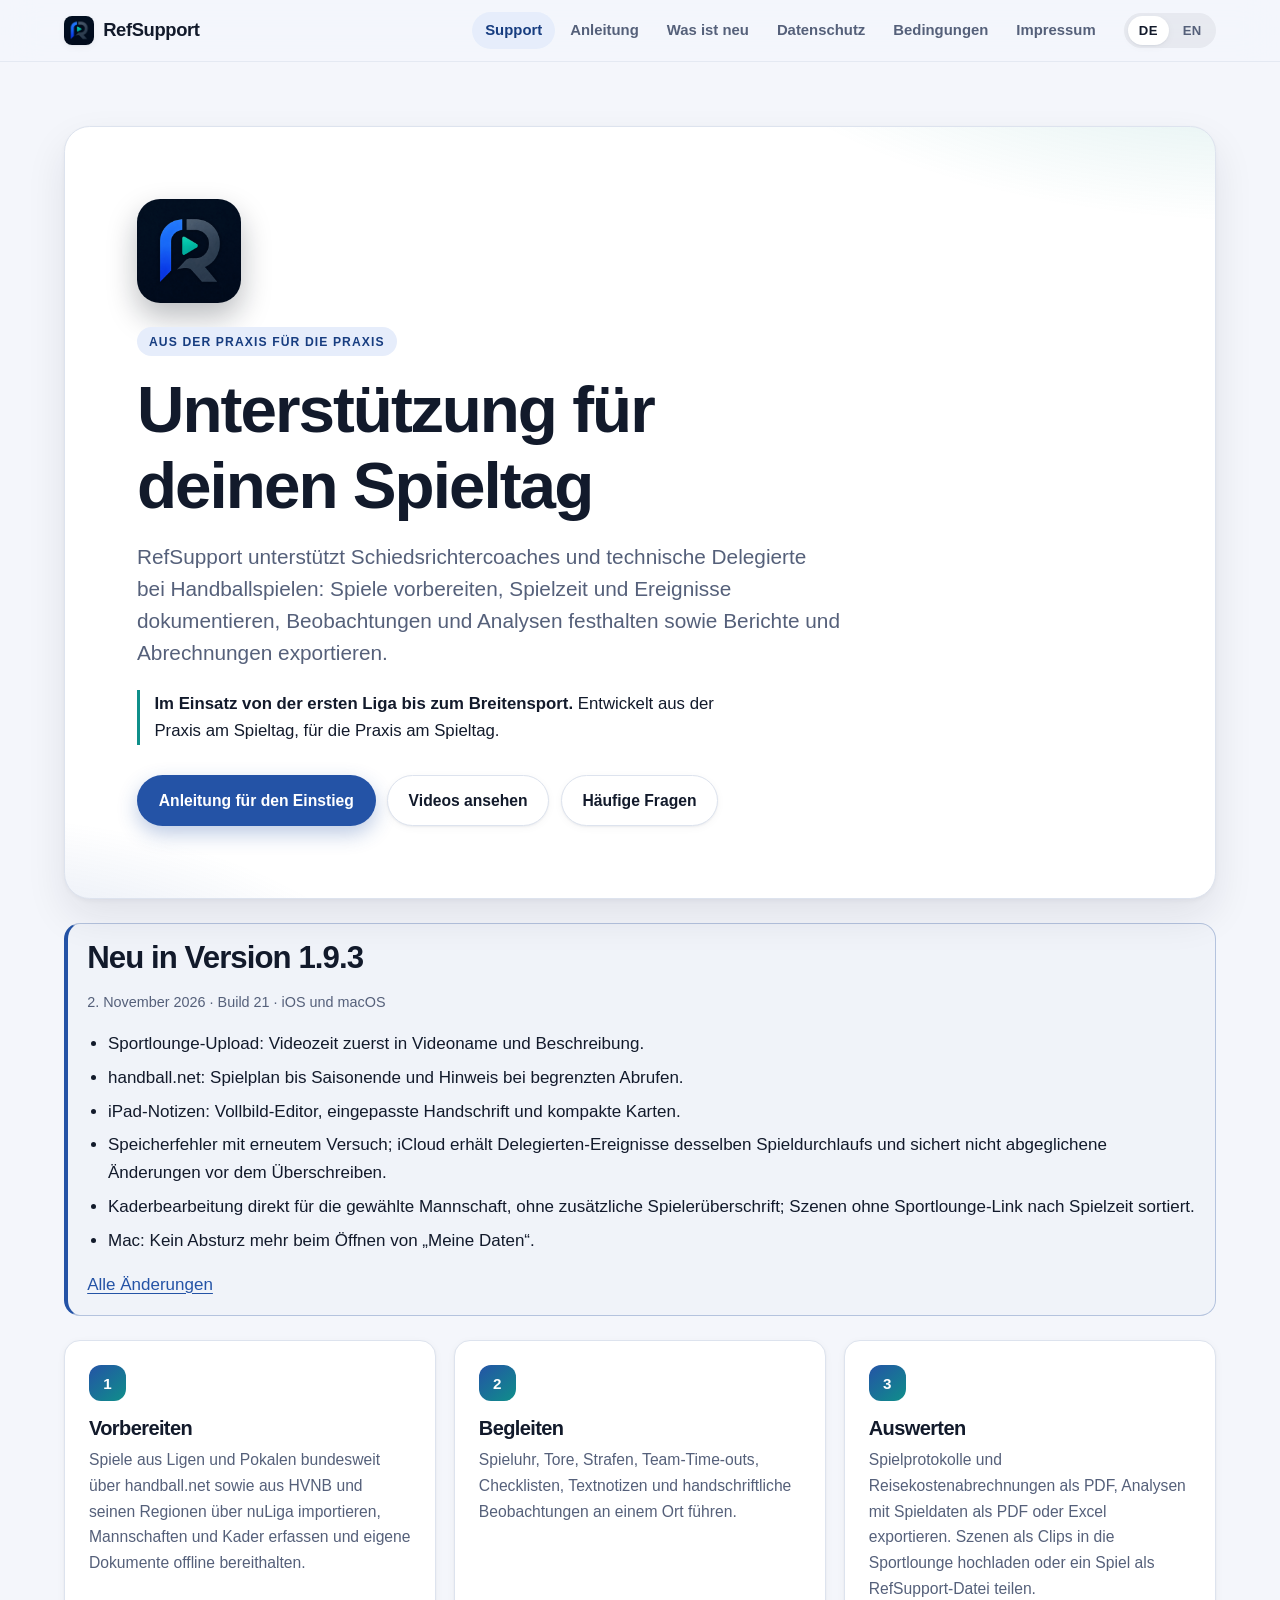
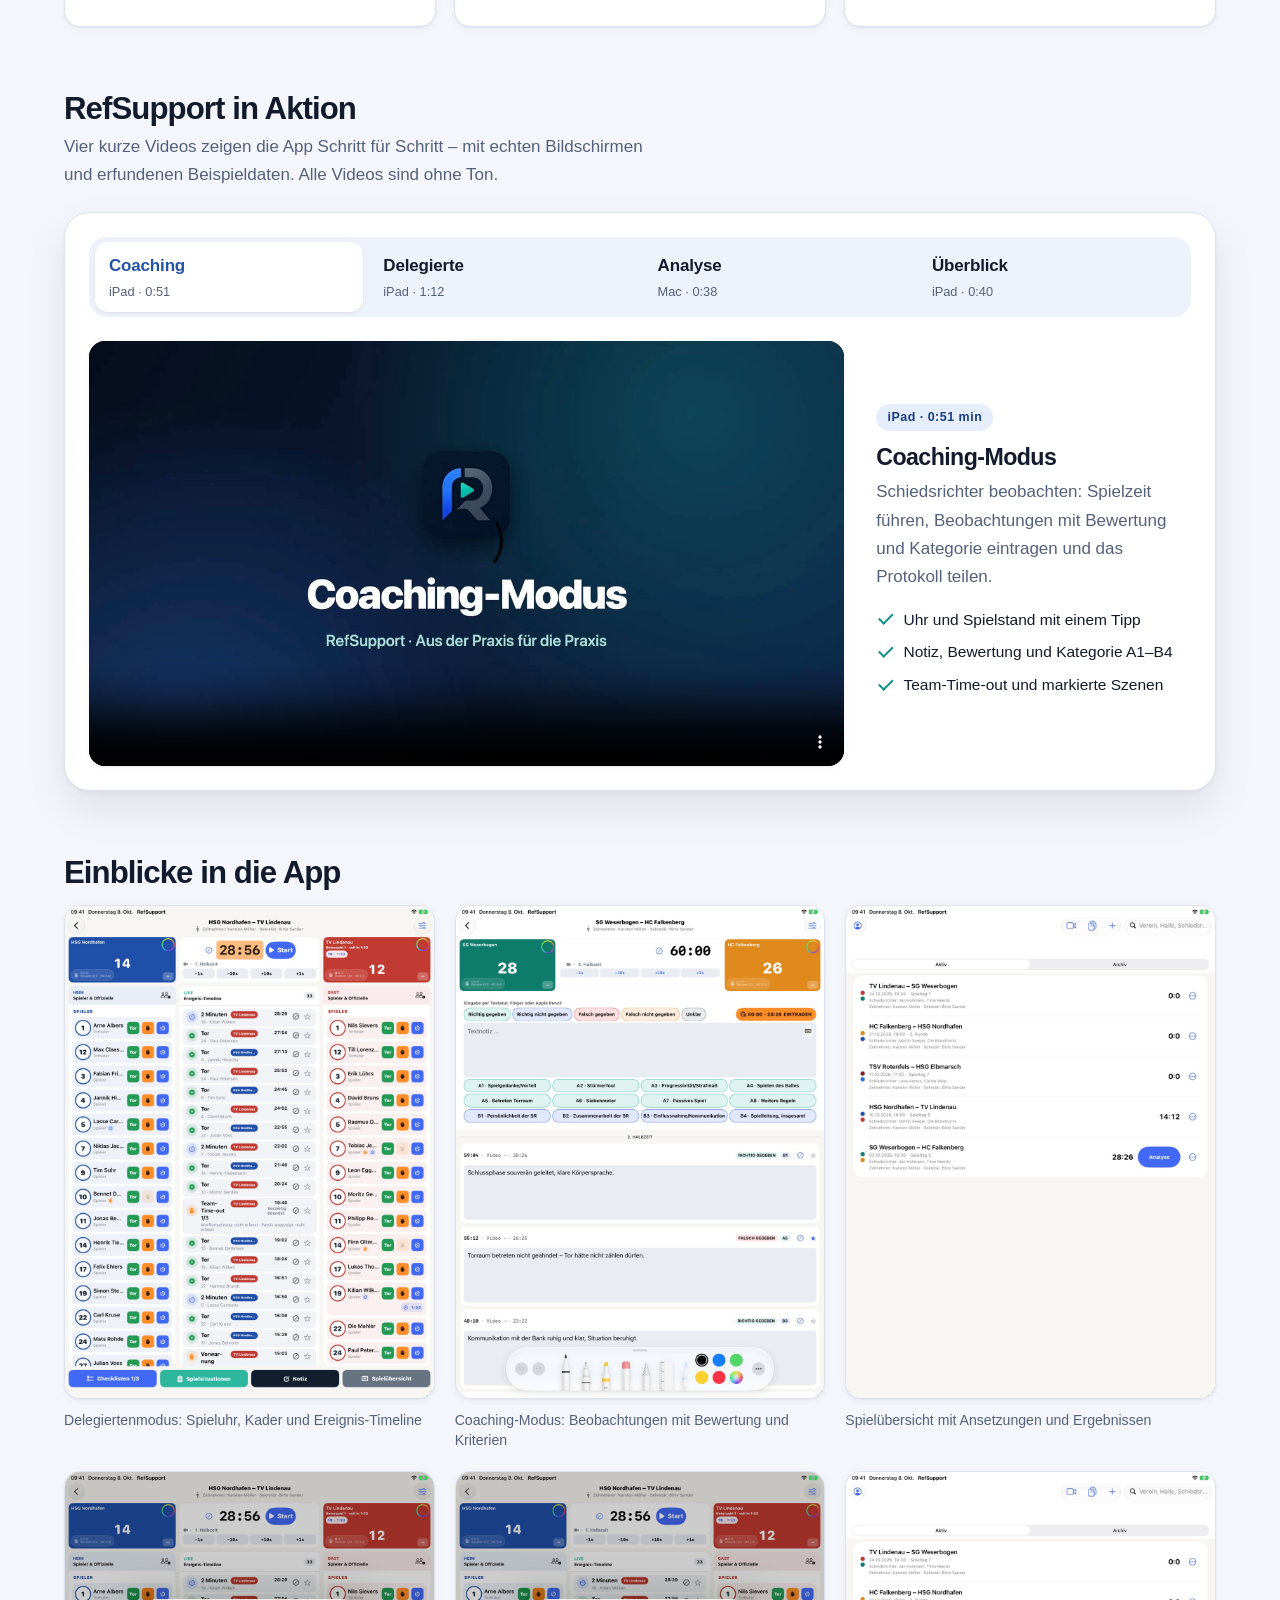
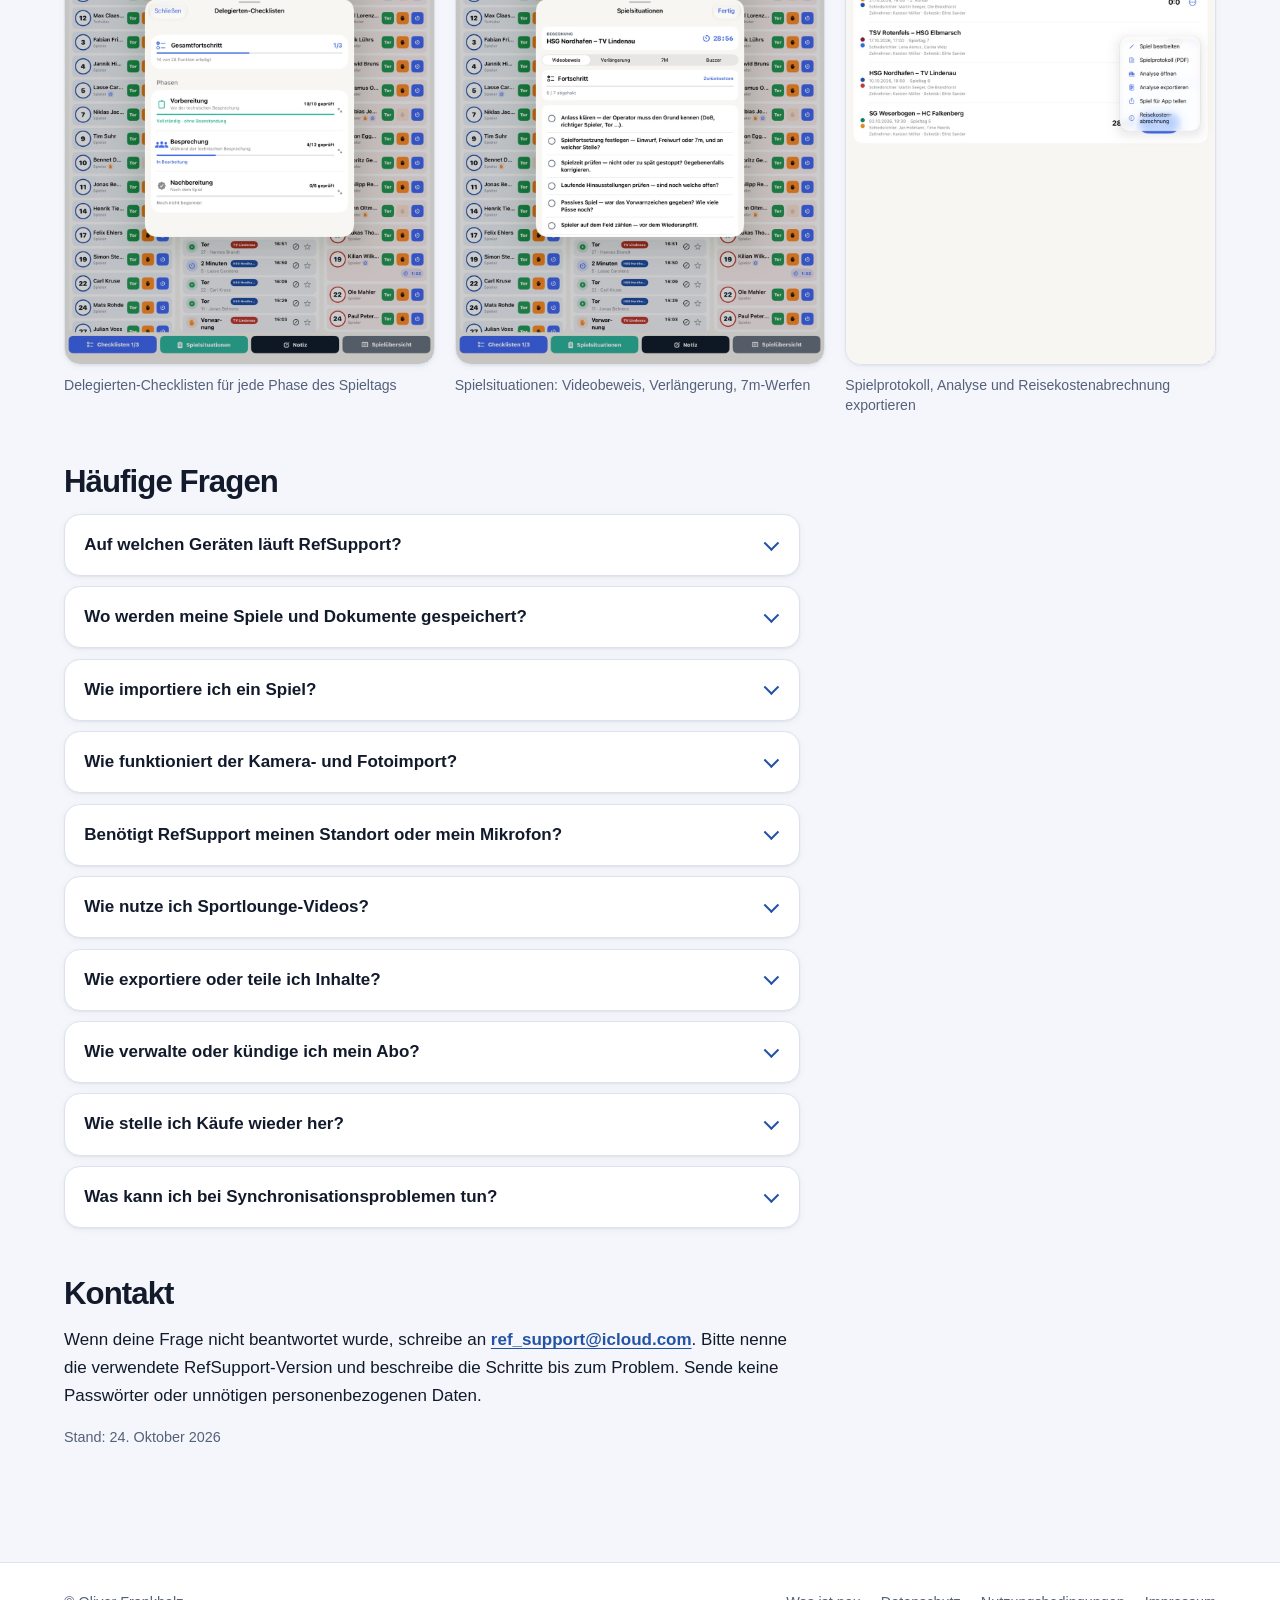
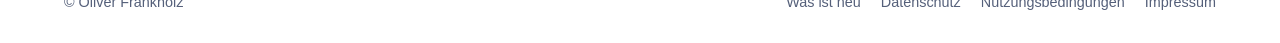
<file: index.html>
<!doctype html>
<html lang="de">
<head>
  <meta charset="utf-8">
  <meta name="viewport" content="width=device-width, initial-scale=1">
  <meta name="description" content="RefSupport: aus der Praxis für die Praxis, von der ersten Liga bis zum Breitensport genutzt. Support, Anleitung und häufige Fragen zur App.">
  <meta name="color-scheme" content="light dark">
  <meta http-equiv="Content-Security-Policy" content="default-src 'self'; script-src 'self' https://gc.zgo.at; connect-src 'self' https://ref-support.goatcounter.com; style-src 'self'; img-src 'self' data: https://ref-support.goatcounter.com; object-src 'none'; base-uri 'none'; form-action 'none'">
  <title>Support · RefSupport</title>
  <link rel="stylesheet" href="styles.css?v=20261017a">
  <link rel="icon" type="image/png" href="images/app-icon-64.png">
  <link rel="apple-touch-icon" href="images/app-icon-180.png">
  <link rel="alternate" hreflang="en" href="en/index.html">
</head>
<body>
  <a class="skip-link" href="#inhalt">Zum Inhalt</a>
  <header class="site-header">
    <div class="header-inner">
      <a class="brand" href="index.html"><img src="images/app-icon-64.png" alt="" width="30" height="30">RefSupport</a>
      <nav class="site-nav" aria-label="Hauptnavigation">
        <a href="index.html" aria-current="page">Support</a>
        <a href="anleitung.html">Anleitung</a>
        <a href="changelog.html">Was ist neu</a>
        <a href="datenschutz.html">Datenschutz</a>
        <a href="nutzungsbedingungen.html">Bedingungen</a>
        <a href="impressum.html">Impressum</a>
      </nav>
      <nav class="language-nav" aria-label="Sprache">
        <a href="index.html" lang="de" aria-current="page">DE</a>
        <a href="en/index.html" lang="en">EN</a>
      </nav>
    </div>
  </header>

  <main id="inhalt" class="page">
    <section class="hero">
      <img class="hero-icon" src="images/app-icon-320.png" alt="App-Icon von RefSupport" width="104" height="104">
      <p class="eyebrow">Aus der Praxis für die Praxis</p>
      <h1>Unterstützung für deinen Spieltag</h1>
      <p class="lead">RefSupport unterstützt Schiedsrichtercoaches und technische Delegierte bei Handballspielen: Spiele vorbereiten, Spielzeit und Ereignisse dokumentieren, Beobachtungen und Analysen festhalten sowie Berichte und Abrechnungen exportieren.</p>
      <p class="hero-claim"><strong>Im Einsatz von der ersten Liga bis zum Breitensport.</strong> Entwickelt aus der Praxis am Spieltag, für die Praxis am Spieltag.</p>
      <div class="hero-actions">
        <a class="button" href="anleitung.html">Anleitung für den Einstieg</a>
        <a class="button secondary" href="#videos">Videos ansehen</a>
        <a class="button secondary" href="#faq">Häufige Fragen</a>
      </div>
    </section>

    <section class="notice release-summary" aria-labelledby="latest-version">
      <h2 id="latest-version">Neu in Version 1.9.3</h2>
      <p class="meta"><time datetime="2026-11-02">2. November 2026</time> · Build 21 · iOS und macOS</p>
      <ul>
        <li>Sportlounge-Upload: Videozeit zuerst in Videoname und Beschreibung.</li>
        <li>handball.net: Spielplan bis Saisonende und Hinweis bei begrenzten Abrufen.</li>
        <li>iPad-Notizen: Vollbild-Editor, eingepasste Handschrift und kompakte Karten.</li>
        <li>Speicherfehler mit erneutem Versuch; iCloud erhält Delegierten-Ereignisse desselben Spieldurchlaufs und sichert nicht abgeglichene Änderungen vor dem Überschreiben.</li>
        <li>Kaderbearbeitung direkt für die gewählte Mannschaft, ohne zusätzliche Spielerüberschrift; Szenen ohne Sportlounge-Link nach Spielzeit sortiert.</li>
        <li>Mac: Kein Absturz mehr beim Öffnen von „Meine Daten“.</li>
      </ul>
      <p><a href="changelog.html">Alle Änderungen</a></p>
    </section>

    <section class="cards" aria-label="Funktionsübersicht">
      <article class="card">
        <h2>Vorbereiten</h2>
        <p>Spiele aus Ligen und Pokalen bundesweit über handball.net sowie aus HVNB und seinen Regionen über nuLiga importieren, Mannschaften und Kader erfassen und eigene Dokumente offline bereithalten.</p>
      </article>
      <article class="card">
        <h2>Begleiten</h2>
        <p>Spieluhr, Tore, Strafen, Team-Time-outs, Checklisten, Textnotizen und handschriftliche Beobachtungen an einem Ort führen.</p>
      </article>
      <article class="card">
        <h2>Auswerten</h2>
        <p>Spielprotokolle und Reisekostenabrechnungen als PDF, Analysen mit Spieldaten als PDF oder Excel exportieren. Szenen als Clips in die Sportlounge hochladen oder ein Spiel als RefSupport-Datei teilen.</p>
      </article>
    </section>

    <section class="videos" id="videos" aria-labelledby="videos-title">
      <h2 id="videos-title">RefSupport in Aktion</h2>
      <p class="section-lead">Vier kurze Videos zeigen die App Schritt für Schritt – mit echten Bildschirmen und erfundenen Beispieldaten. Alle Videos sind ohne Ton.</p>
      <div class="video-tabs">
        <input type="radio" name="video-tab" id="vt-coaching" checked>
        <input type="radio" name="video-tab" id="vt-delegierte">
        <input type="radio" name="video-tab" id="vt-analyse-mac">
        <input type="radio" name="video-tab" id="vt-produktvideo">
        <div class="tab-bar" role="group" aria-label="Video auswählen">
          <label for="vt-coaching"><span class="tab-name">Coaching</span><span class="tab-meta">iPad · 0:51</span></label>
          <label for="vt-delegierte"><span class="tab-name">Delegierte</span><span class="tab-meta">iPad · 1:12</span></label>
          <label for="vt-analyse-mac"><span class="tab-name">Analyse</span><span class="tab-meta">Mac · 0:38</span></label>
          <label for="vt-produktvideo"><span class="tab-name">Überblick</span><span class="tab-meta">iPad · 0:40</span></label>
        </div>
        <div class="video-panels">
          <article class="video-panel" id="vp-coaching">
            <div class="video-frame">
              <video controls playsinline preload="none" width="1920" height="1080" poster="media/refsupport-coaching-poster.jpg">
                <source src="media/refsupport-coaching.mp4" type="video/mp4">
                <a href="media/refsupport-coaching.mp4">Video herunterladen (MP4)</a>
              </video>
            </div>
            <div class="video-info">
              <p class="video-badge">iPad · 0:51 min</p>
              <h3>Coaching-Modus</h3>
              <p>Schiedsrichter beobachten: Spielzeit führen, Beobachtungen mit Bewertung und Kategorie eintragen und das Protokoll teilen.</p>
              <ul class="checks">
                <li>Uhr und Spielstand mit einem Tipp</li>
                <li>Notiz, Bewertung und Kategorie A1–B4</li>
                <li>Team-Time-out und markierte Szenen</li>
              </ul>
            </div>
          </article>
          <article class="video-panel" id="vp-delegierte">
            <div class="video-frame">
              <video controls playsinline preload="none" width="1920" height="1080" poster="media/refsupport-delegierte-poster.jpg">
                <source src="media/refsupport-delegierte.mp4" type="video/mp4">
                <a href="media/refsupport-delegierte.mp4">Video herunterladen (MP4)</a>
              </video>
            </div>
            <div class="video-info">
              <p class="video-badge">iPad · 1:12 min</p>
              <h3>Delegiertenmodus</h3>
              <p>Vom Anlegen des Spiels bis zum Bericht: Kader, Checklisten, Ereignisse und besondere Spielsituationen.</p>
              <ul class="checks">
                <li>Spiel anlegen und Kader erfassen</li>
                <li>Tore, Strafen und Time-outs in der Timeline</li>
                <li>Checklisten und Videobeweis-Ablauf</li>
              </ul>
            </div>
          </article>
          <article class="video-panel" id="vp-analyse-mac">
            <div class="video-frame">
              <video controls playsinline preload="none" width="1920" height="1080" poster="media/refsupport-analyse-mac-poster.jpg">
                <source src="media/refsupport-analyse-mac.mp4" type="video/mp4">
                <a href="media/refsupport-analyse-mac.mp4">Video herunterladen (MP4)</a>
              </video>
            </div>
            <div class="video-info">
              <p class="video-badge">Mac · 0:38 min</p>
              <h3>Analyse auf dem Mac</h3>
              <p>Nachbereitung am großen Bildschirm: Video in einem eigenen Fenster, daneben alle Szenen mit großen Details.</p>
              <ul class="checks">
                <li>Video in eigenem Fenster, z. B. auf dem zweiten Display</li>
                <li>Kompakte Steuerleiste mit Szenenmarken auf der Zeitleiste</li>
                <li>Große Szenendetails: Bewertung, Kategorien, Notiz</li>
                <li>Szenenliste mit Filtern, Breite per Trenner anpassbar</li>
                <li>Auch auf dem iPad: Video per Kabel oder AirPlay auf einem externen Display, die Analyse bedienst du weiter auf dem iPad</li>
              </ul>
              <p><strong>Neu in 1.7.7:</strong> Neues Layout bei ausgelagertem Video und externes Display am iPad. <a href="changelog.html#version-1-7-7">Alle Neuerungen</a></p>
            </div>
          </article>
          <article class="video-panel" id="vp-produktvideo">
            <div class="video-frame">
              <video controls playsinline preload="none" width="1920" height="1080" poster="media/refsupport-produktvideo-poster.jpg">
                <source src="media/refsupport-produktvideo.mp4" type="video/mp4">
                <a href="media/refsupport-produktvideo.mp4">Video herunterladen (MP4)</a>
              </video>
            </div>
            <div class="video-info">
              <p class="video-badge">iPad · 0:40 min</p>
              <h3>RefSupport im Überblick</h3>
              <p>Die wichtigsten Funktionen in 40 Sekunden.</p>
              <ul class="checks">
                <li>Vorbereiten, begleiten, auswerten</li>
                <li>Coaching- und Delegiertenmodus</li>
                <li>Berichte und Abrechnung als PDF</li>
              </ul>
            </div>
          </article>
        </div>
      </div>
    </section>

    <section class="screenshots" aria-labelledby="screenshots">
      <h2 id="screenshots">Einblicke in die App</h2>
      <div class="shots">
        <figure class="shot">
          <a href="images/delegiertenmodus.jpg"><img src="images/delegiertenmodus.jpg" alt="Delegiertenmodus: Spieluhr, Kader und Ereignis-Timeline" width="1049" height="1400" loading="lazy"></a>
          <figcaption>Delegiertenmodus: Spieluhr, Kader und Ereignis-Timeline</figcaption>
        </figure>
        <figure class="shot">
          <a href="images/coaching-notizen.jpg"><img src="images/coaching-notizen.jpg" alt="Coaching-Modus: Beobachtungen mit Bewertung und Kriterien" width="1049" height="1400" loading="lazy"></a>
          <figcaption>Coaching-Modus: Beobachtungen mit Bewertung und Kriterien</figcaption>
        </figure>
        <figure class="shot">
          <a href="images/spieluebersicht.jpg"><img src="images/spieluebersicht.jpg" alt="Spielübersicht mit Ansetzungen und Ergebnissen" width="1049" height="1400" loading="lazy"></a>
          <figcaption>Spielübersicht mit Ansetzungen und Ergebnissen</figcaption>
        </figure>
        <figure class="shot">
          <a href="images/checklisten.jpg"><img src="images/checklisten.jpg" alt="Delegierten-Checklisten für jede Phase des Spieltags" width="1049" height="1400" loading="lazy"></a>
          <figcaption>Delegierten-Checklisten für jede Phase des Spieltags</figcaption>
        </figure>
        <figure class="shot">
          <a href="images/spielsituationen.jpg"><img src="images/spielsituationen.jpg" alt="Spielsituationen: Videobeweis, Verlängerung, 7m-Werfen" width="1049" height="1400" loading="lazy"></a>
          <figcaption>Spielsituationen: Videobeweis, Verlängerung, 7m-Werfen</figcaption>
        </figure>
        <figure class="shot">
          <a href="images/berichte-export.jpg"><img src="images/berichte-export.jpg" alt="Spielprotokoll, Analyse und Reisekostenabrechnung exportieren" width="1049" height="1400" loading="lazy"></a>
          <figcaption>Spielprotokoll, Analyse und Reisekostenabrechnung exportieren</figcaption>
        </figure>
      </div>
    </section>

    <section class="content" aria-labelledby="faq">
      <h2 id="faq">Häufige Fragen</h2>
      <div class="faq">
        <details>
          <summary>Auf welchen Geräten läuft RefSupport?</summary>
          <p>Auf dem iPad (ab iPadOS 17), dem Mac (ab macOS 14) und dem iPhone (ab iOS 17). Dein Abo gilt auf allen Geräten mit demselben Apple Account. Auf dem iPhone steht der Coach-/Beobachtermodus zur Verfügung; Delegierten- und Analysemodus nutzt du auf iPad und Mac.</p>
        </details>
        <details>
          <summary>Wo werden meine Spiele und Dokumente gespeichert?</summary>
          <p>Spiele und importierte Dokumente werden auf dem Gerät gespeichert. Ist ein iCloud-Konto verfügbar, gleicht RefSupport diese Inhalte zusätzlich über deine private iCloud-/CloudKit-Datenbank zwischen deinen RefSupport-Geräten ab. Auch dein Profil aus „Meine Daten“ mit Name, Adresse und IBAN wird so zwischen deinen Geräten abgeglichen.</p>
        </details>
        <details>
          <summary>Wie importiere ich ein Spiel?</summary>
          <p>Wähle „Aus Liga importieren“: Über „Meine Ligen“, „Bundesweit“ oder „Weitere Ligen“ findest du Wettbewerbe auf handball.net sowie HVNB und seine Regionen direkt aus nuLiga. Du kannst Ligen durchsuchen oder per Link hinzufügen. Die Saison wird automatisch gewählt. Alternativ legst du ein Spiel manuell an oder öffnest eine geteilte <code>.refsupportgame</code>-Datei. Geladene Ansetzungen bleiben offline verfügbar. <a href="anleitung.html#spiel-anlegen">Zum Ablauf in der Anleitung</a></p>
        </details>
        <details>
          <summary>Wie funktioniert der Kamera- und Fotoimport?</summary>
          <p>Im Delegiertenmodus kannst du einen Papier-Spielbericht scannen, ein ausgewähltes Foto verwenden oder eine PDF-Datei öffnen. Die Texterkennung läuft mit Apples Vision-Framework auf dem Gerät. Das Ausgangsbild wird nicht als Teil des Spiels gespeichert; übernommen werden nur die von dir geprüften Kaderdaten.</p>
        </details>
        <details>
          <summary>Benötigt RefSupport meinen Standort oder mein Mikrofon?</summary>
          <p>Nein. Die App greift nicht auf den aktuellen Gerätestandort und nicht auf das Mikrofon zu. Für die Kilometerberechnung werden die von dir eingegebenen Start- und Zieladressen an Apples Karten- und Routendienst übergeben. Ton wird nur bei der Wiedergabe eines Sportlounge-Videos ausgegeben.</p>
        </details>
        <details>
          <summary>Wie nutze ich Sportlounge-Videos?</summary>
          <p>Die Funktion ist optional. Melde dich mit deinem Sportlounge-Konto an und hinterlege für das betreffende Spiel dessen Game-ID oder Sportlounge-Link. Bei „Angemeldet bleiben“ legt RefSupport E-Mail-Adresse, Passwort, Vereins-ID und Zugriffstoken im lokalen Apple-Schlüsselbund ab. Video- und Ereignisdaten werden direkt von Sportlounge geladen. Über die Wolke mit Pfeil nach oben in der Analyse kannst du ausgewählte Szenen als Clips mit Titeln und Kommentaren in die Sportlounge hochladen. <a href="anleitung.html#sportlounge-upload">Zur Upload-Anleitung</a></p>
        </details>
        <details>
          <summary>Wie exportiere oder teile ich Inhalte?</summary>
          <p>Du kannst Spielprotokolle und Abrechnungen als PDF, Analyseberichte mit Spieldaten als PDF oder Excel, eine Delegierten-Zusammenfassung als Text sowie komplette Spiele als <code>.refsupportgame</code>-Datei über das System-Teilen-Menü ausgeben. Erst deine Auswahl im Teilen-Menü bestimmt den Empfänger.</p>
        </details>
        <details>
          <summary>Wie verwalte oder kündige ich mein Abo?</summary>
          <p>Öffne in RefSupport „Meine Daten“ und wähle „Abo verwalten“. Dort zeigt Apple die Verwaltung deiner Abonnements an. Alternativ verwaltest du das Abo in den Einstellungen deines Apple Accounts. Eine Kündigung muss mindestens 24 Stunden vor Ende des laufenden Zeitraums erfolgen.</p>
        </details>
        <details>
          <summary>Wie stelle ich Käufe wieder her?</summary>
          <p>Öffne „Meine Daten“ und tippe im Abschnitt „Abo“ auf „Käufe wiederherstellen“. Auf der Abo-Seite steht dieselbe Funktion zur Verfügung. Verwende dabei den Apple Account, mit dem das Abonnement abgeschlossen wurde.</p>
        </details>
        <details>
          <summary>Was kann ich bei Synchronisationsproblemen tun?</summary>
          <p>Prüfe, ob du auf dem Gerät bei iCloud angemeldet bist und eine Internetverbindung besteht. Öffne anschließend „Meine Daten“ und wähle „Jetzt synchronisieren“. Lokale Inhalte bleiben auch dann auf dem Gerät, wenn iCloud vorübergehend nicht erreichbar ist. Hilft das nicht, schick dem Support über „Meine Daten“ › „Diagnose-Protokoll teilen“ ein technisches Protokoll der letzten 7 Tage.</p>
        </details>
      </div>

      <h2>Kontakt</h2>
      <p>Wenn deine Frage nicht beantwortet wurde, schreibe an <strong><a href="mailto:ref_support@icloud.com">ref_support@icloud.com</a></strong>. Bitte nenne die verwendete RefSupport-Version und beschreibe die Schritte bis zum Problem. Sende keine Passwörter oder unnötigen personenbezogenen Daten.</p>
      <p class="meta">Stand: 24. Oktober 2026</p>
    </section>
  </main>

  <footer class="site-footer">
    <div class="footer-inner">
      <p>© Oliver Frankholz</p>
      <nav class="footer-links" aria-label="Weitere Informationen">
        <a href="changelog.html">Was ist neu</a>
        <a href="datenschutz.html">Datenschutz</a>
        <a href="nutzungsbedingungen.html">Nutzungsbedingungen</a>
        <a href="impressum.html">Impressum</a>
      </nav>
    </div>
  </footer>
<script data-goatcounter="https://ref-support.goatcounter.com/count" async src="//gc.zgo.at/count.js"></script>
</body>
</html>
</file>
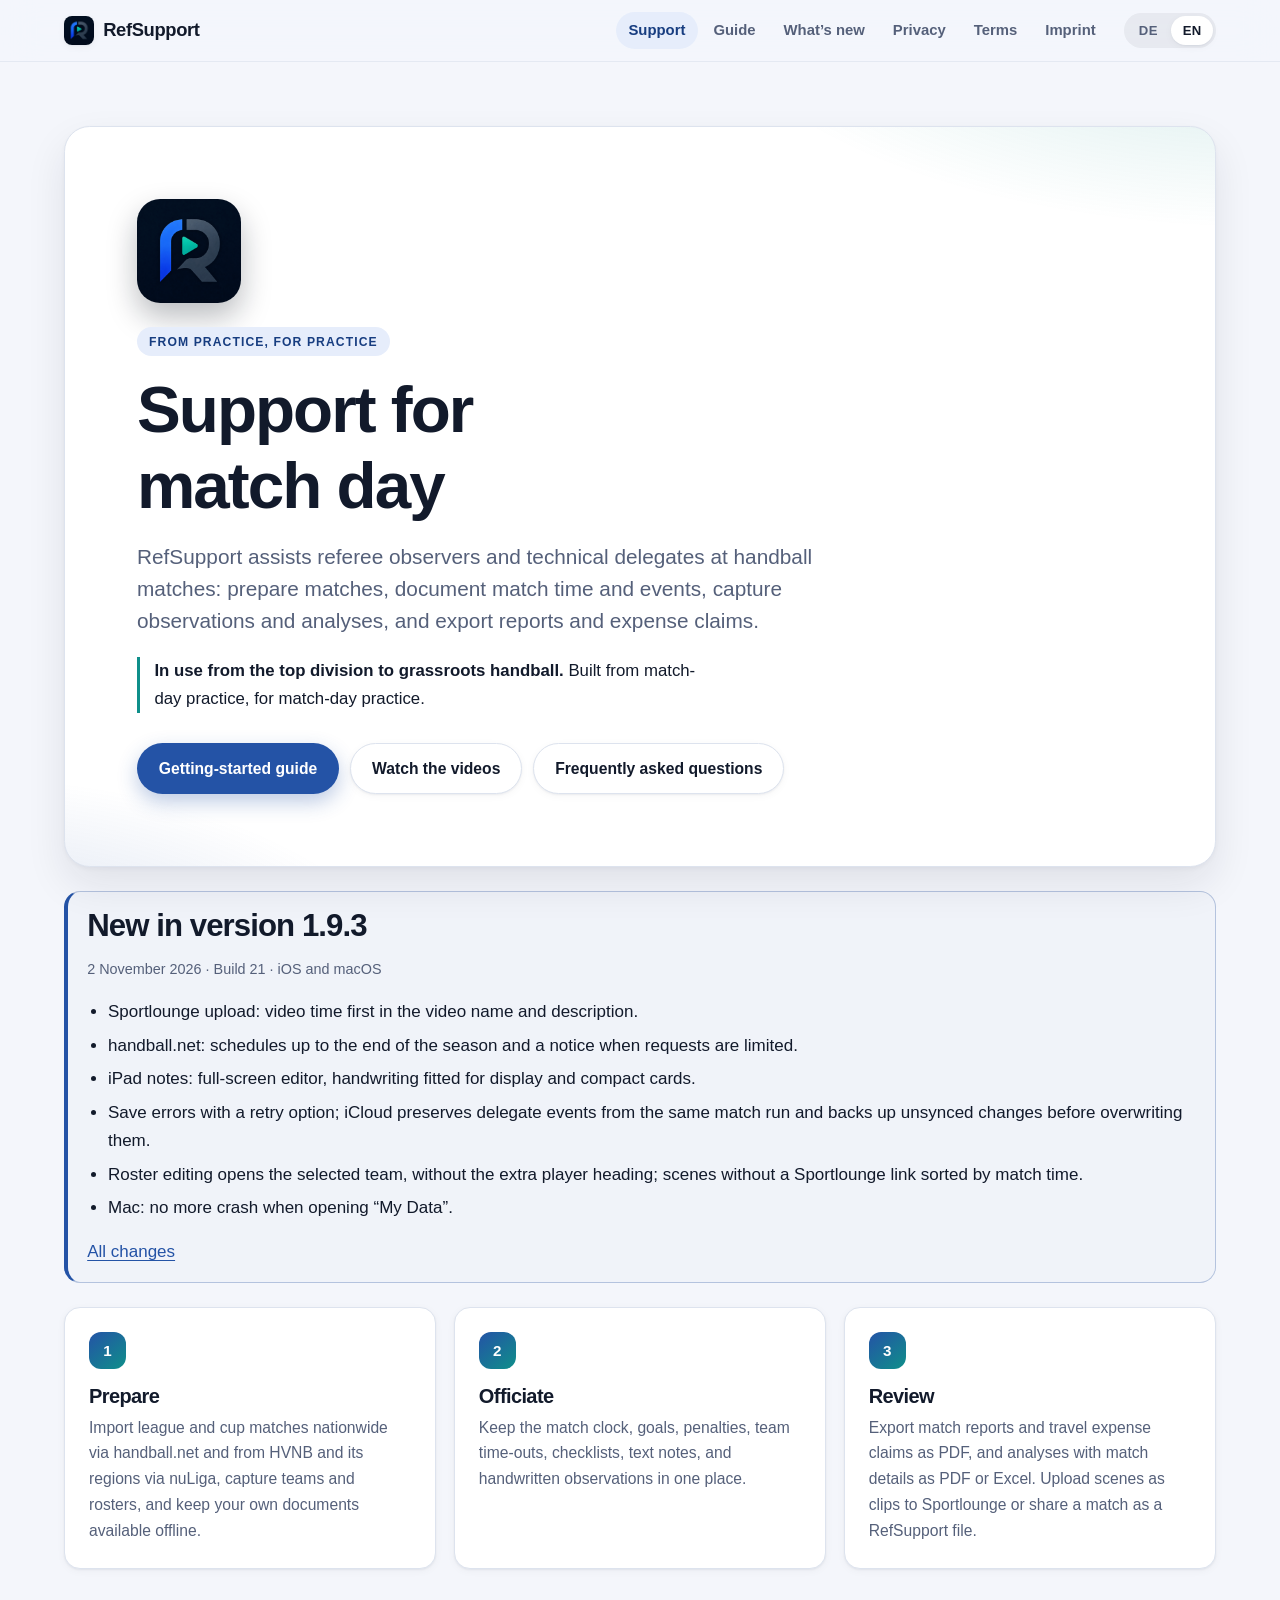
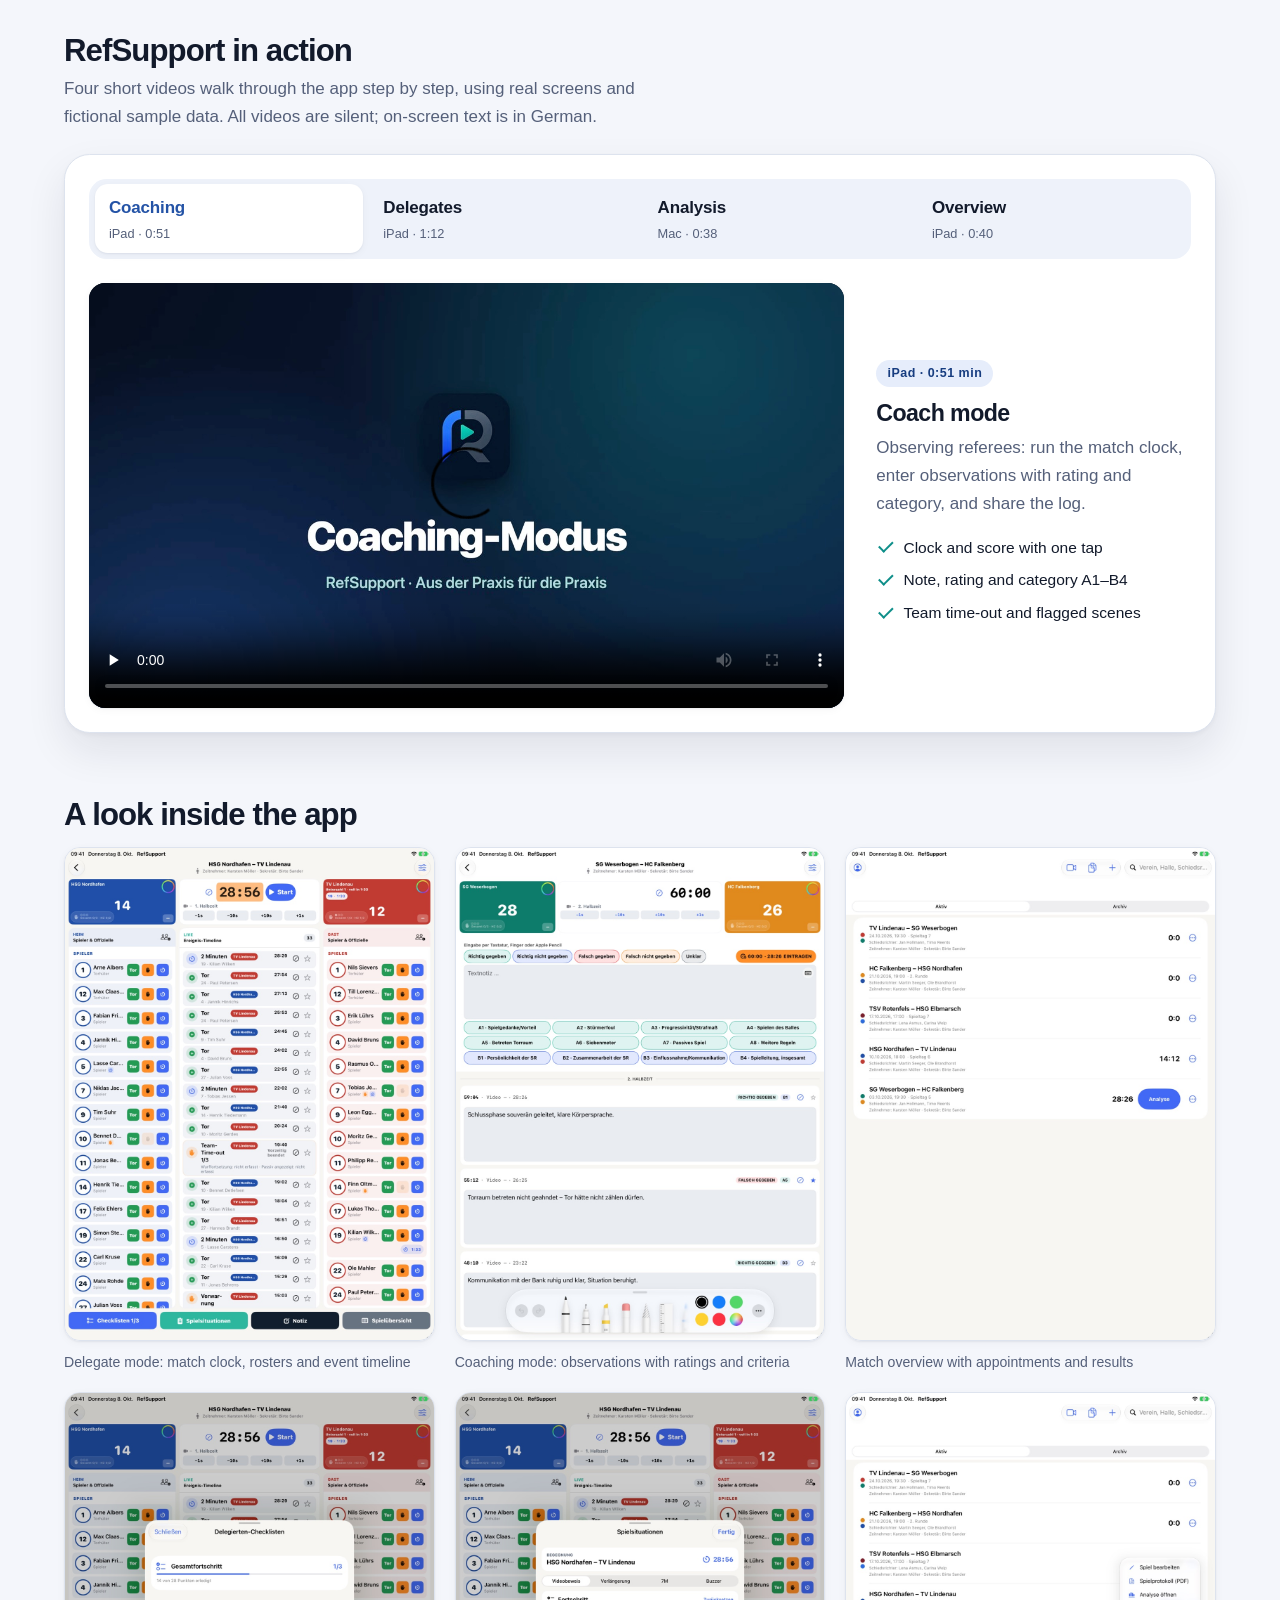
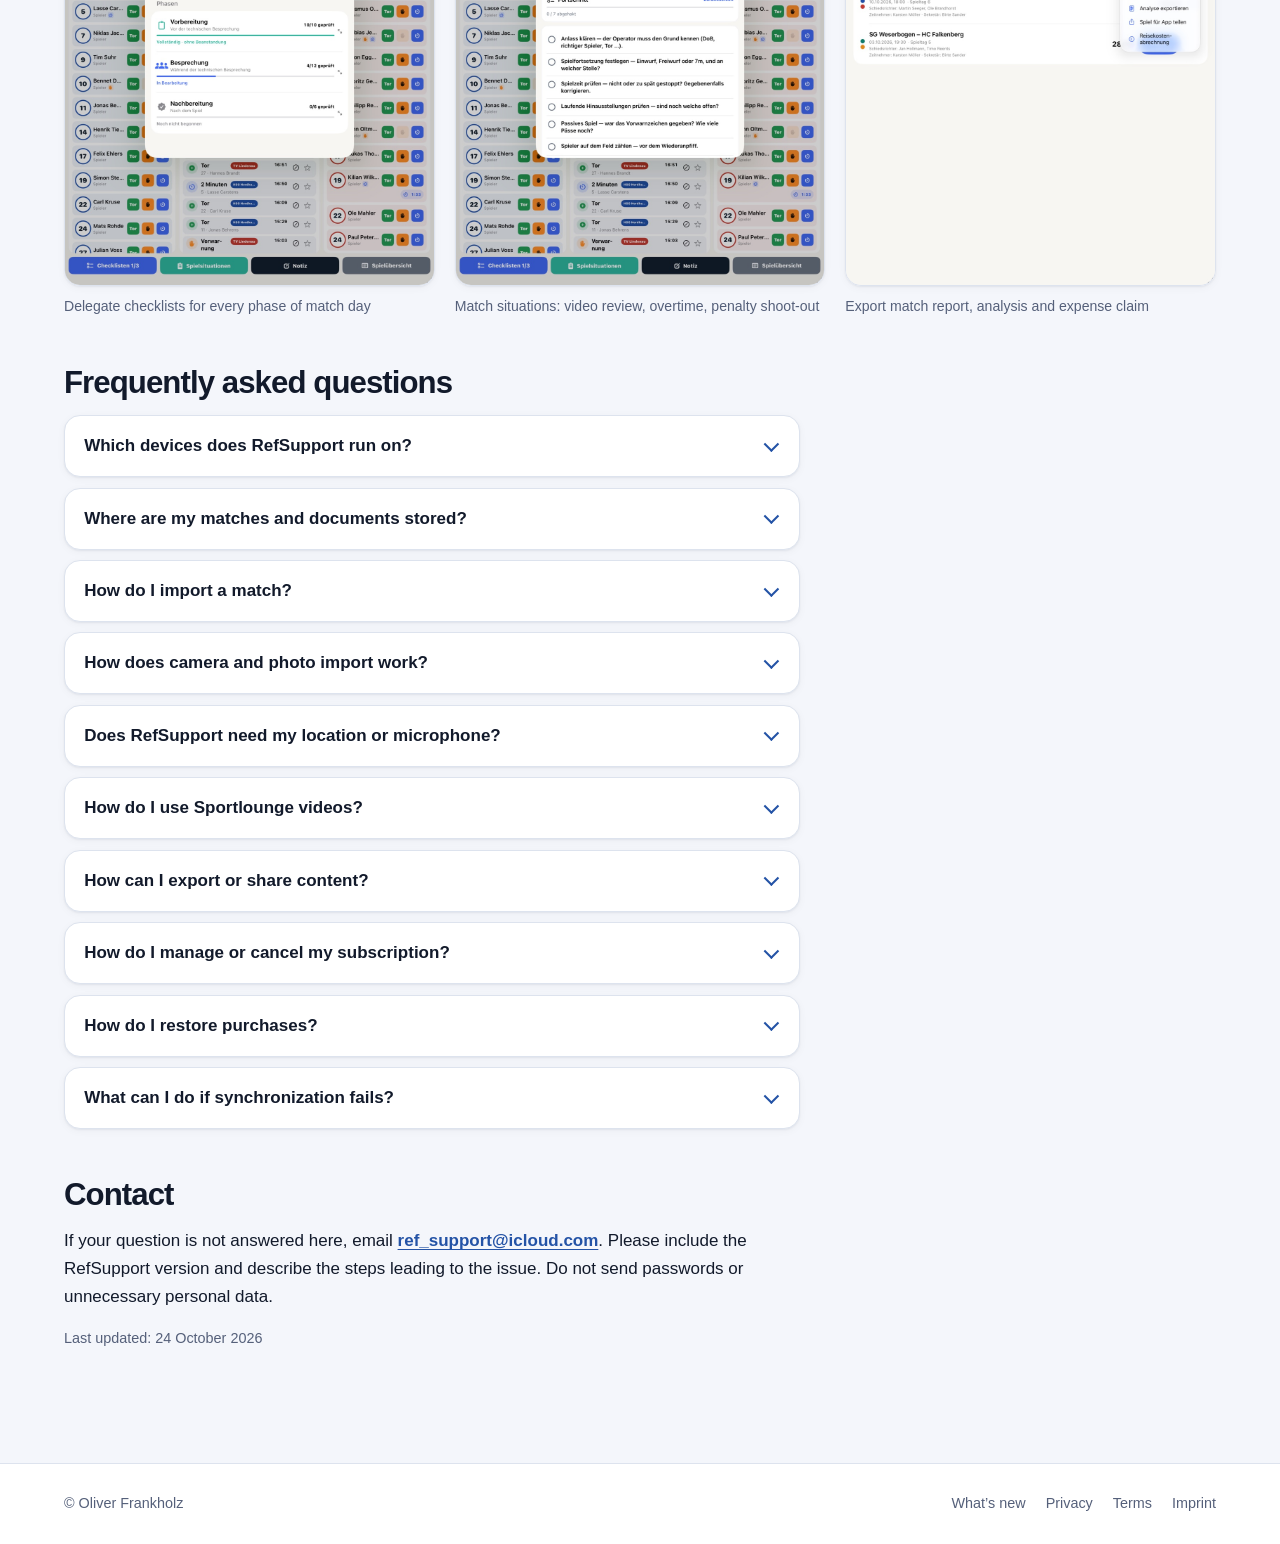
<file: en/index.html>
<!doctype html>
<html lang="en">
<head>
  <meta charset="utf-8">
  <meta name="viewport" content="width=device-width, initial-scale=1">
  <meta name="description" content="RefSupport: from practice, for practice, used from the top division to grassroots handball. Support, guide and frequently asked questions.">
  <meta name="color-scheme" content="light dark">
  <meta http-equiv="Content-Security-Policy" content="default-src 'self'; script-src 'self' https://gc.zgo.at; connect-src 'self' https://ref-support.goatcounter.com; style-src 'self'; img-src 'self' data: https://ref-support.goatcounter.com; object-src 'none'; base-uri 'none'; form-action 'none'">
  <title>Support · RefSupport</title>
  <link rel="stylesheet" href="../styles.css?v=20261017a">
  <link rel="icon" type="image/png" href="../images/app-icon-64.png">
  <link rel="apple-touch-icon" href="../images/app-icon-180.png">
  <link rel="alternate" hreflang="de" href="../index.html">
</head>
<body>
  <a class="skip-link" href="#content">Skip to content</a>
  <header class="site-header">
    <div class="header-inner">
      <a class="brand" href="index.html"><img src="../images/app-icon-64.png" alt="" width="30" height="30">RefSupport</a>
      <nav class="site-nav" aria-label="Main navigation">
        <a href="index.html" aria-current="page">Support</a>
        <a href="guide.html">Guide</a>
        <a href="changelog.html">What’s new</a>
        <a href="privacy.html">Privacy</a>
        <a href="terms.html">Terms</a>
        <a href="imprint.html">Imprint</a>
      </nav>
      <nav class="language-nav" aria-label="Language">
        <a href="../index.html" lang="de">DE</a>
        <a href="index.html" lang="en" aria-current="page">EN</a>
      </nav>
    </div>
  </header>

  <main id="content" class="page">
    <section class="hero">
      <img class="hero-icon" src="../images/app-icon-320.png" alt="RefSupport app icon" width="104" height="104">
      <p class="eyebrow">From practice, for practice</p>
      <h1>Support for match day</h1>
      <p class="lead">RefSupport assists referee observers and technical delegates at handball matches: prepare matches, document match time and events, capture observations and analyses, and export reports and expense claims.</p>
      <p class="hero-claim"><strong>In use from the top division to grassroots handball.</strong> Built from match-day practice, for match-day practice.</p>
      <div class="hero-actions">
        <a class="button" href="guide.html">Getting-started guide</a>
        <a class="button secondary" href="#videos">Watch the videos</a>
        <a class="button secondary" href="#faq">Frequently asked questions</a>
      </div>
    </section>

    <section class="notice release-summary" aria-labelledby="latest-version">
      <h2 id="latest-version">New in version 1.9.3</h2>
      <p class="meta"><time datetime="2026-11-02">2 November 2026</time> · Build 21 · iOS and macOS</p>
      <ul>
        <li>Sportlounge upload: video time first in the video name and description.</li>
        <li>handball.net: schedules up to the end of the season and a notice when requests are limited.</li>
        <li>iPad notes: full-screen editor, handwriting fitted for display and compact cards.</li>
        <li>Save errors with a retry option; iCloud preserves delegate events from the same match run and backs up unsynced changes before overwriting them.</li>
        <li>Roster editing opens the selected team, without the extra player heading; scenes without a Sportlounge link sorted by match time.</li>
        <li>Mac: no more crash when opening “My Data”.</li>
      </ul>
      <p><a href="changelog.html">All changes</a></p>
    </section>

    <section class="cards" aria-label="Feature overview">
      <article class="card">
        <h2>Prepare</h2>
        <p>Import league and cup matches nationwide via handball.net and from HVNB and its regions via nuLiga, capture teams and rosters, and keep your own documents available offline.</p>
      </article>
      <article class="card">
        <h2>Officiate</h2>
        <p>Keep the match clock, goals, penalties, team time-outs, checklists, text notes, and handwritten observations in one place.</p>
      </article>
      <article class="card">
        <h2>Review</h2>
        <p>Export match reports and travel expense claims as PDF, and analyses with match details as PDF or Excel. Upload scenes as clips to Sportlounge or share a match as a RefSupport file.</p>
      </article>
    </section>

    <section class="videos" id="videos" aria-labelledby="videos-title">
      <h2 id="videos-title">RefSupport in action</h2>
      <p class="section-lead">Four short videos walk through the app step by step, using real screens and fictional sample data. All videos are silent; on-screen text is in German.</p>
      <div class="video-tabs">
        <input type="radio" name="video-tab" id="vt-coaching" checked>
        <input type="radio" name="video-tab" id="vt-delegierte">
        <input type="radio" name="video-tab" id="vt-analyse-mac">
        <input type="radio" name="video-tab" id="vt-produktvideo">
        <div class="tab-bar" role="group" aria-label="Choose a video">
          <label for="vt-coaching"><span class="tab-name">Coaching</span><span class="tab-meta">iPad · 0:51</span></label>
          <label for="vt-delegierte"><span class="tab-name">Delegates</span><span class="tab-meta">iPad · 1:12</span></label>
          <label for="vt-analyse-mac"><span class="tab-name">Analysis</span><span class="tab-meta">Mac · 0:38</span></label>
          <label for="vt-produktvideo"><span class="tab-name">Overview</span><span class="tab-meta">iPad · 0:40</span></label>
        </div>
        <div class="video-panels">
          <article class="video-panel" id="vp-coaching">
            <div class="video-frame">
              <video controls playsinline preload="none" width="1920" height="1080" poster="../media/refsupport-coaching-poster.jpg">
                <source src="../media/refsupport-coaching.mp4" type="video/mp4">
                <a href="../media/refsupport-coaching.mp4">Download video (MP4)</a>
              </video>
            </div>
            <div class="video-info">
              <p class="video-badge">iPad · 0:51 min</p>
              <h3>Coach mode</h3>
              <p>Observing referees: run the match clock, enter observations with rating and category, and share the log.</p>
              <ul class="checks">
                <li>Clock and score with one tap</li>
                <li>Note, rating and category A1–B4</li>
                <li>Team time-out and flagged scenes</li>
              </ul>
            </div>
          </article>
          <article class="video-panel" id="vp-delegierte">
            <div class="video-frame">
              <video controls playsinline preload="none" width="1920" height="1080" poster="../media/refsupport-delegierte-poster.jpg">
                <source src="../media/refsupport-delegierte.mp4" type="video/mp4">
                <a href="../media/refsupport-delegierte.mp4">Download video (MP4)</a>
              </video>
            </div>
            <div class="video-info">
              <p class="video-badge">iPad · 1:12 min</p>
              <h3>Delegate mode</h3>
              <p>From creating the match to the report: squads, checklists, events and special match situations.</p>
              <ul class="checks">
                <li>Create a match and record squads</li>
                <li>Goals, punishments and time-outs in the timeline</li>
                <li>Checklists and video review procedure</li>
              </ul>
            </div>
          </article>
          <article class="video-panel" id="vp-analyse-mac">
            <div class="video-frame">
              <video controls playsinline preload="none" width="1920" height="1080" poster="../media/refsupport-analyse-mac-poster.jpg">
                <source src="../media/refsupport-analyse-mac.mp4" type="video/mp4">
                <a href="../media/refsupport-analyse-mac.mp4">Download video (MP4)</a>
              </video>
            </div>
            <div class="video-info">
              <p class="video-badge">Mac · 0:38 min</p>
              <h3>Analysis on Mac</h3>
              <p>Review on the big screen: the video in its own window, next to it all scenes with large details.</p>
              <ul class="checks">
                <li>Video in its own window, e.g. on a second display</li>
                <li>Compact control bar with scene markers on the timeline</li>
                <li>Large scene details: rating, categories, note</li>
                <li>Scene list with filters, width adjustable via the divider</li>
                <li>On iPad too: play the video on an external display by cable or AirPlay while you keep using the analysis on your iPad</li>
              </ul>
              <p><strong>New in 1.7.7:</strong> New layout with the video in its own window, and external display support on iPad. <a href="changelog.html#version-1-7-7">All changes</a></p>
            </div>
          </article>
          <article class="video-panel" id="vp-produktvideo">
            <div class="video-frame">
              <video controls playsinline preload="none" width="1920" height="1080" poster="../media/refsupport-produktvideo-poster.jpg">
                <source src="../media/refsupport-produktvideo.mp4" type="video/mp4">
                <a href="../media/refsupport-produktvideo.mp4">Download video (MP4)</a>
              </video>
            </div>
            <div class="video-info">
              <p class="video-badge">iPad · 0:40 min</p>
              <h3>RefSupport at a glance</h3>
              <p>The main features in 40 seconds.</p>
              <ul class="checks">
                <li>Prepare, run, review</li>
                <li>Coach and delegate mode</li>
                <li>Reports and expense claims as PDF</li>
              </ul>
            </div>
          </article>
        </div>
      </div>
    </section>

    <section class="screenshots" aria-labelledby="screenshots">
      <h2 id="screenshots">A look inside the app</h2>
      <div class="shots">
        <figure class="shot">
          <a href="../images/delegiertenmodus.jpg"><img src="../images/delegiertenmodus.jpg" alt="Delegate mode: match clock, rosters and event timeline" width="1049" height="1400" loading="lazy"></a>
          <figcaption>Delegate mode: match clock, rosters and event timeline</figcaption>
        </figure>
        <figure class="shot">
          <a href="../images/coaching-notizen.jpg"><img src="../images/coaching-notizen.jpg" alt="Coaching mode: observations with ratings and criteria" width="1049" height="1400" loading="lazy"></a>
          <figcaption>Coaching mode: observations with ratings and criteria</figcaption>
        </figure>
        <figure class="shot">
          <a href="../images/spieluebersicht.jpg"><img src="../images/spieluebersicht.jpg" alt="Match overview with appointments and results" width="1049" height="1400" loading="lazy"></a>
          <figcaption>Match overview with appointments and results</figcaption>
        </figure>
        <figure class="shot">
          <a href="../images/checklisten.jpg"><img src="../images/checklisten.jpg" alt="Delegate checklists for every phase of match day" width="1049" height="1400" loading="lazy"></a>
          <figcaption>Delegate checklists for every phase of match day</figcaption>
        </figure>
        <figure class="shot">
          <a href="../images/spielsituationen.jpg"><img src="../images/spielsituationen.jpg" alt="Match situations: video review, overtime, penalty shoot-out" width="1049" height="1400" loading="lazy"></a>
          <figcaption>Match situations: video review, overtime, penalty shoot-out</figcaption>
        </figure>
        <figure class="shot">
          <a href="../images/berichte-export.jpg"><img src="../images/berichte-export.jpg" alt="Export match report, analysis and expense claim" width="1049" height="1400" loading="lazy"></a>
          <figcaption>Export match report, analysis and expense claim</figcaption>
        </figure>
      </div>
    </section>

    <section class="content" aria-labelledby="faq">
      <h2 id="faq">Frequently asked questions</h2>
      <div class="faq">
        <details>
          <summary>Which devices does RefSupport run on?</summary>
          <p>On iPad (iPadOS 17 or later), Mac (macOS 14 or later) and iPhone (iOS 17 or later). Your subscription applies on all devices that use the same Apple Account. On iPhone, coach/observer mode is available; use delegate and analysis modes on iPad and Mac.</p>
        </details>
        <details>
          <summary>Where are my matches and documents stored?</summary>
          <p>Matches and imported documents are stored on the device. If an iCloud account is available, RefSupport also synchronizes them between your RefSupport devices through your private iCloud/CloudKit database. Your profile from “My Data”, including name, address and IBAN, is synchronized between your devices in the same way.</p>
        </details>
        <details>
          <summary>How do I import a match?</summary>
          <p>Choose “Aus Liga importieren” (Import from league): “Meine Ligen” (My leagues), “Bundesweit” (Nationwide) or “Weitere Ligen” (More leagues) lead to competitions on handball.net and to HVNB and its regions directly from nuLiga. Browse leagues or add one by link. The season is selected automatically. You can also create a match manually or open a shared <code>.refsupportgame</code> file. Downloaded fixtures remain available offline. <a href="guide.html#create-match">See the steps in the guide</a></p>
        </details>
        <details>
          <summary>How does camera and photo import work?</summary>
          <p>In delegate mode, you can scan a paper match sheet, use a selected photo, or open a PDF. Text recognition runs on the device using Apple’s Vision framework. The source image is not stored as part of the match; only the roster data you review is retained.</p>
        </details>
        <details>
          <summary>Does RefSupport need my location or microphone?</summary>
          <p>No. The app does not access the device’s current location or microphone. To calculate mileage, the start and destination addresses you enter are sent to Apple’s map and routing service. Audio is used only to play a Sportlounge video.</p>
        </details>
        <details>
          <summary>How do I use Sportlounge videos?</summary>
          <p>This feature is optional. Sign in with your Sportlounge account and enter the relevant game ID or Sportlounge link for the match. If “Stay signed in” is enabled, RefSupport stores your email address, password, club ID, and access token in the local Apple Keychain. Video and event data is loaded directly from Sportlounge. Use the cloud with an upward arrow in analysis to upload selected scenes as clips with titles and comments to Sportlounge. <a href="guide.html#sportlounge-upload">See the upload guide</a></p>
        </details>
        <details>
          <summary>How can I export or share content?</summary>
          <p>You can export match reports and expense claims as PDFs, analysis reports with match details as PDF or Excel, a delegate summary as text, and complete matches as <code>.refsupportgame</code> files through the system share sheet. Your choice in the share sheet determines the recipient.</p>
        </details>
        <details>
          <summary>How do I manage or cancel my subscription?</summary>
          <p>In RefSupport, open “My Data” and select “Manage subscription.” Apple will display your subscription management options. You can also manage the subscription in your Apple Account settings. Cancellation must take place at least 24 hours before the current period ends.</p>
        </details>
        <details>
          <summary>How do I restore purchases?</summary>
          <p>Open “My Data” and tap “Restore purchases” in the subscription section. The same action is available on the subscription screen. Use the Apple Account that was used to purchase the subscription.</p>
        </details>
        <details>
          <summary>What can I do if synchronization fails?</summary>
          <p>Check that you are signed in to iCloud on the device and have an internet connection. Then open “My Data” and select “Sync now.” Local content remains on the device while iCloud is temporarily unavailable. If that does not help, send support a technical log of the last 7 days via “My Data” › “Diagnose-Protokoll teilen” (Share diagnostic log).</p>
        </details>
      </div>

      <h2>Contact</h2>
      <p>If your question is not answered here, email <strong><a href="mailto:ref_support@icloud.com">ref_support@icloud.com</a></strong>. Please include the RefSupport version and describe the steps leading to the issue. Do not send passwords or unnecessary personal data.</p>
      <p class="meta">Last updated: 24 October 2026</p>
    </section>
  </main>

  <footer class="site-footer">
    <div class="footer-inner">
      <p>© Oliver Frankholz</p>
      <nav class="footer-links" aria-label="Further information">
        <a href="changelog.html">What’s new</a>
        <a href="privacy.html">Privacy</a>
        <a href="terms.html">Terms</a>
        <a href="imprint.html">Imprint</a>
      </nav>
    </div>
  </footer>
<script data-goatcounter="https://ref-support.goatcounter.com/count" async src="//gc.zgo.at/count.js"></script>
</body>
</html>
</file>
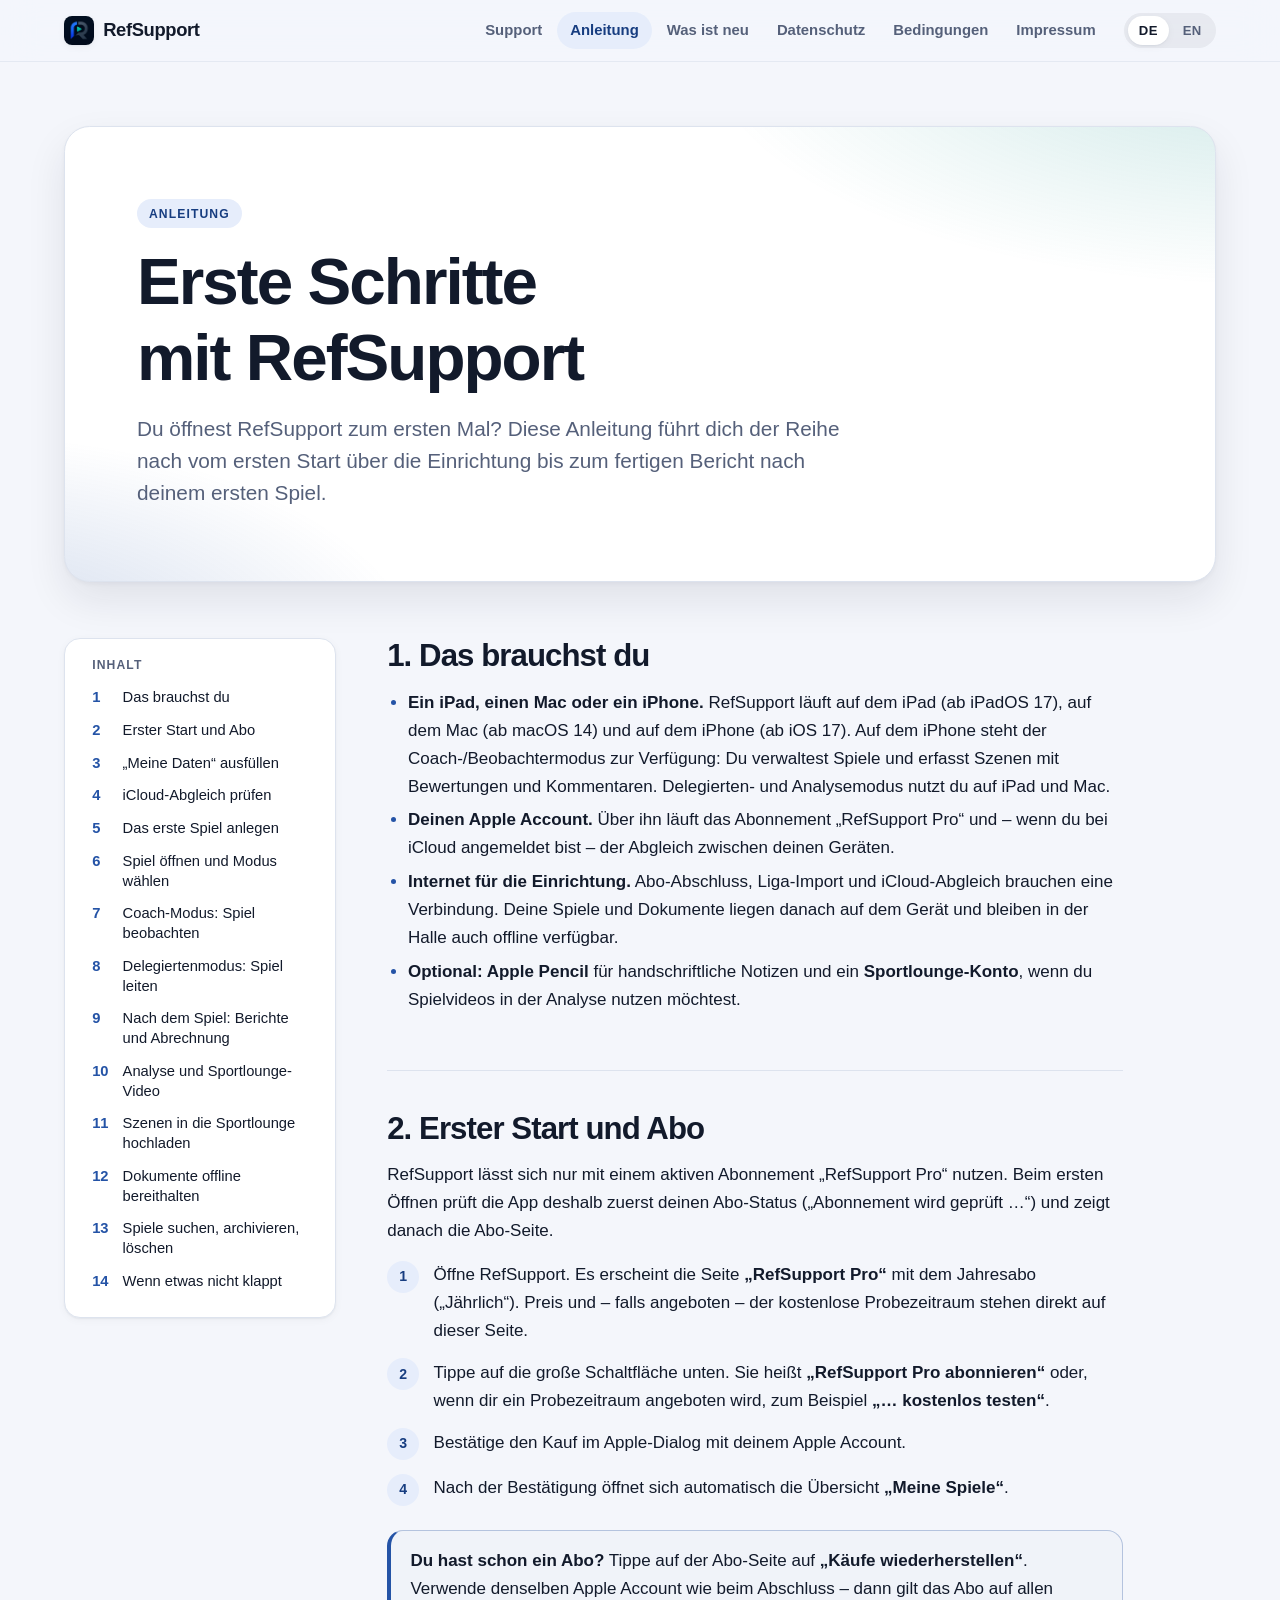
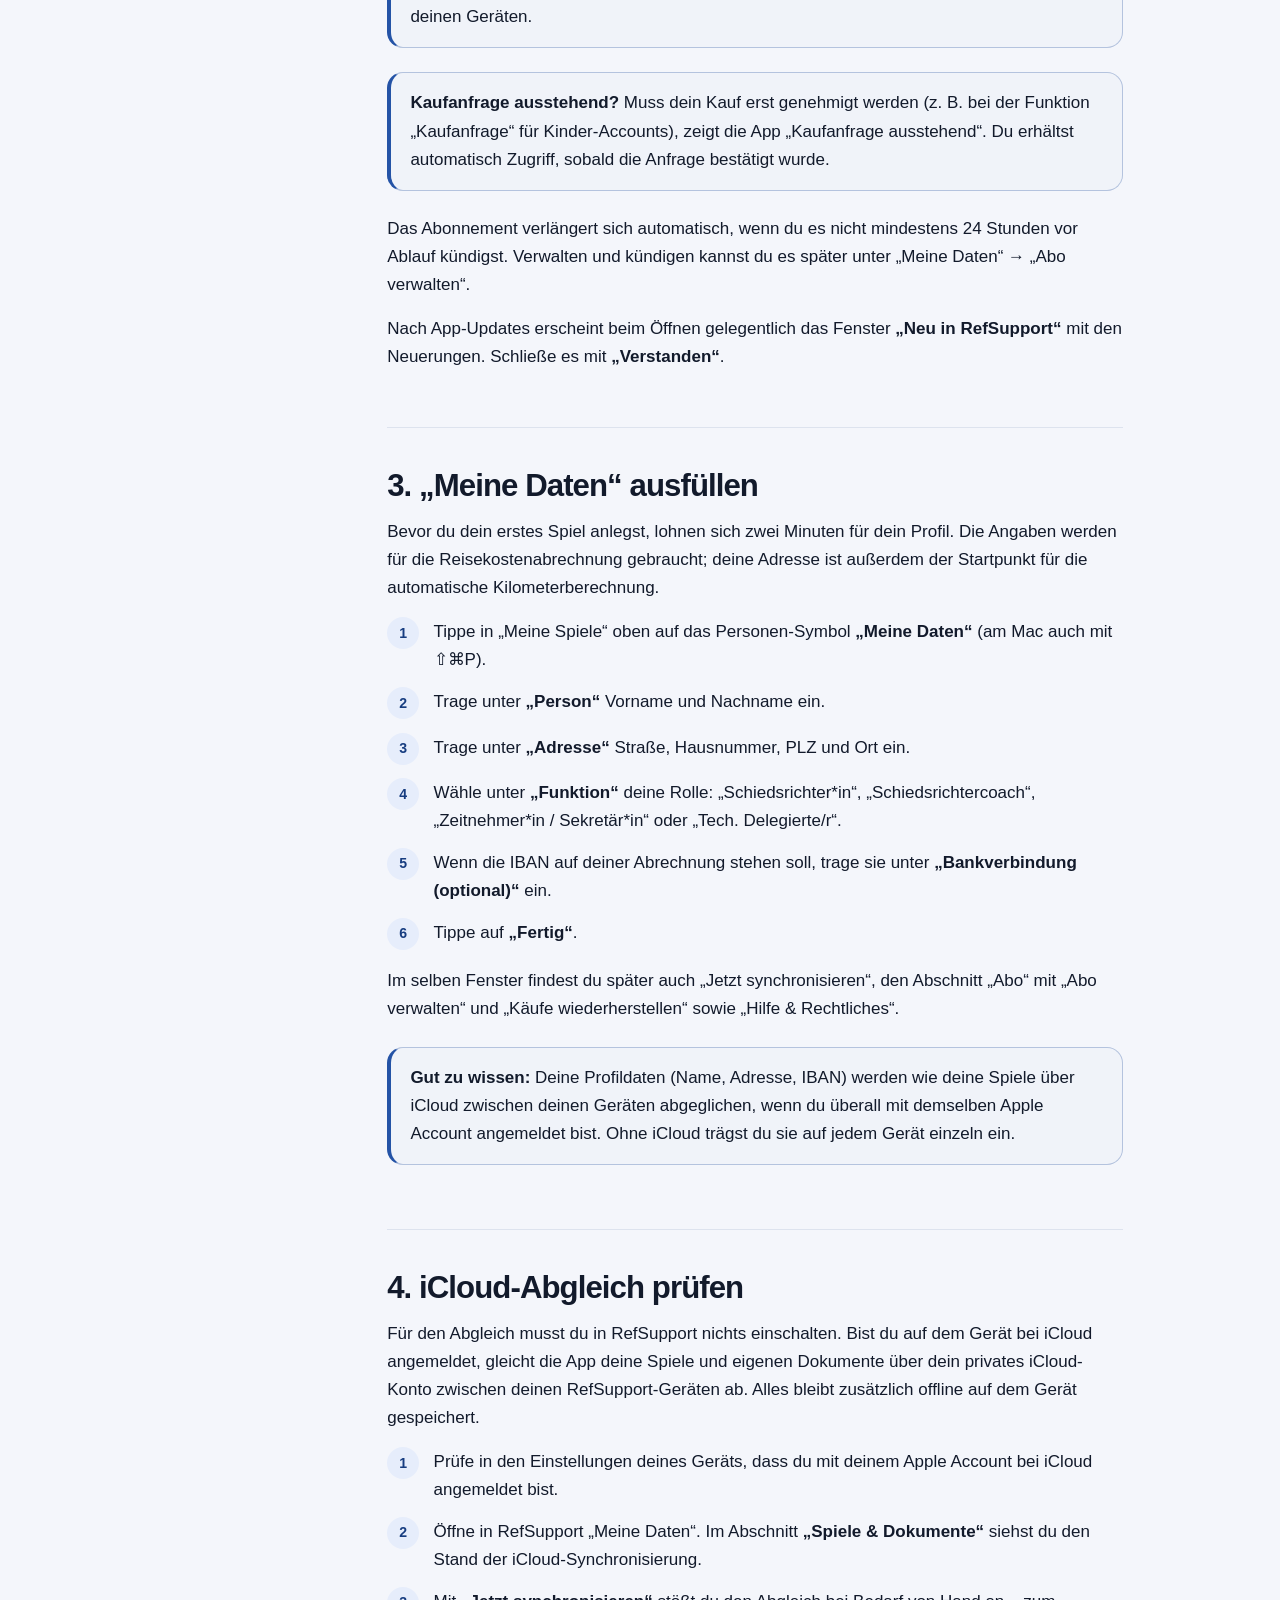
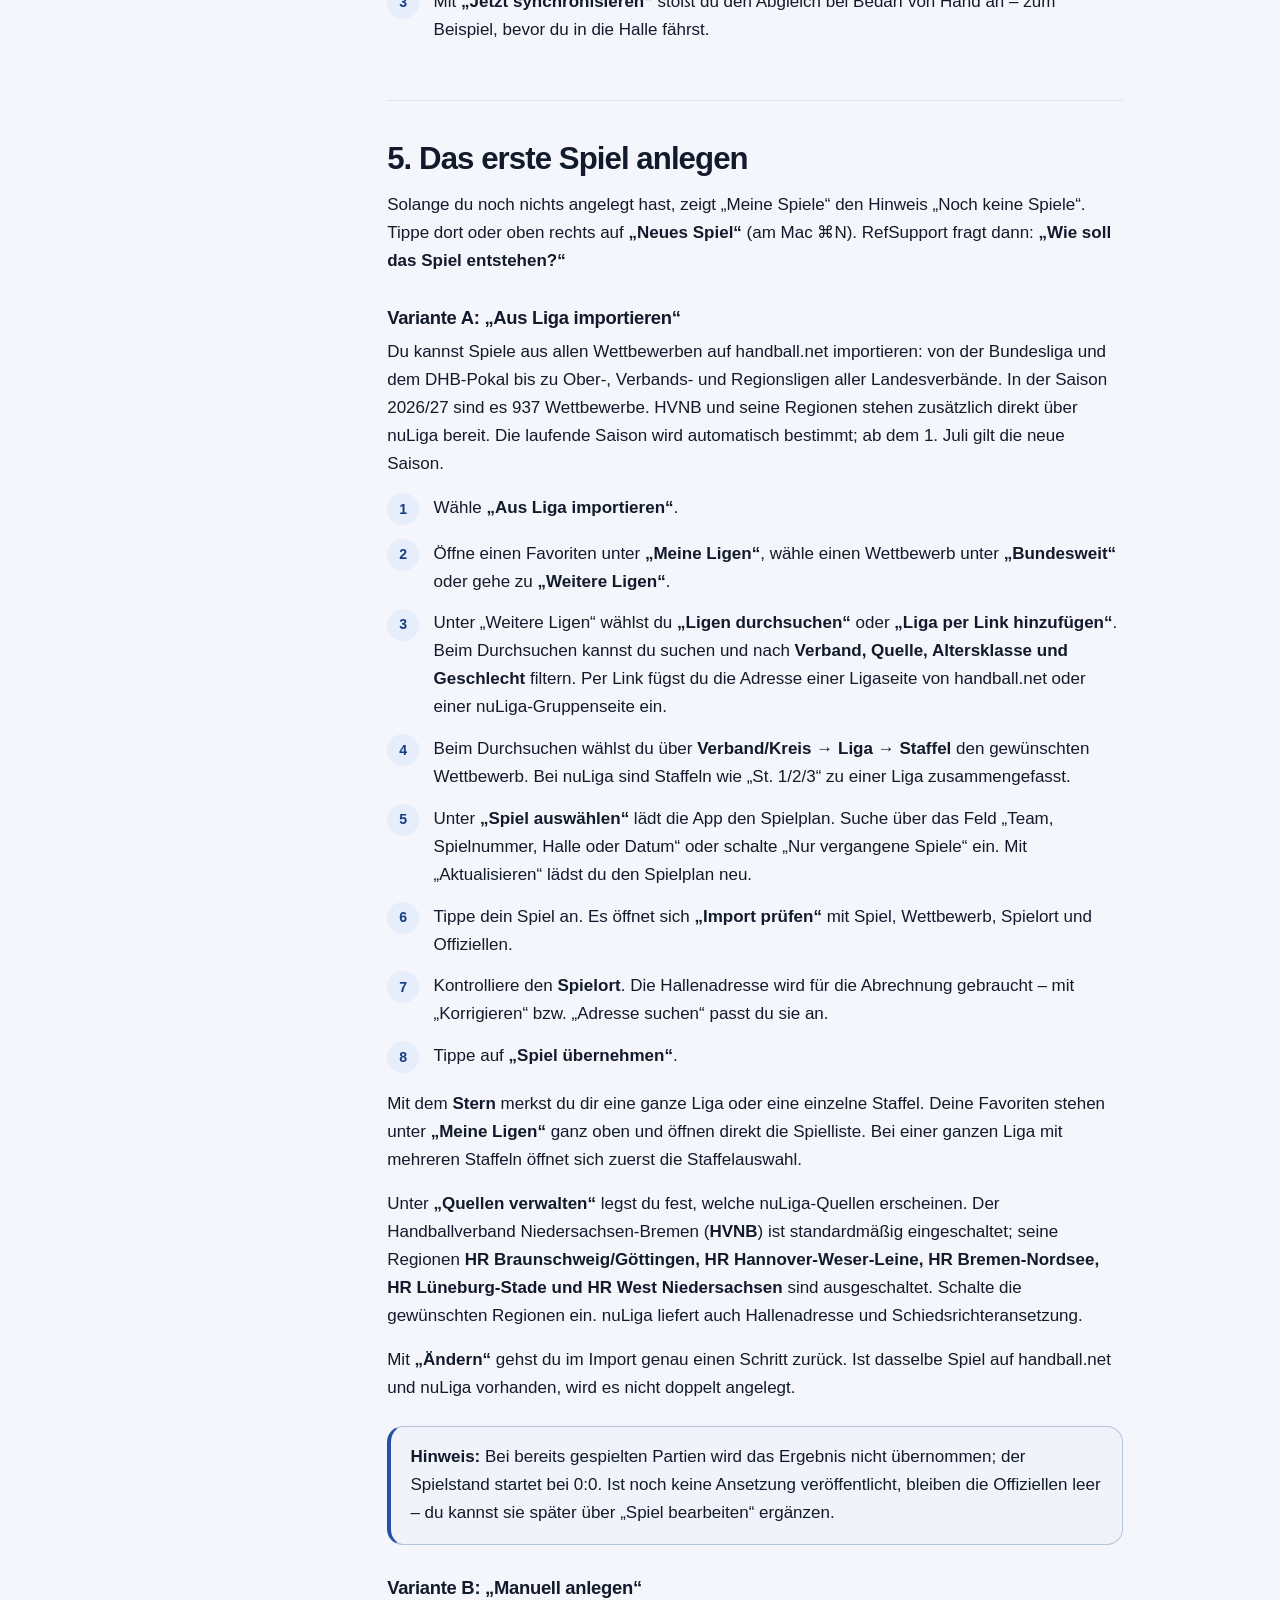
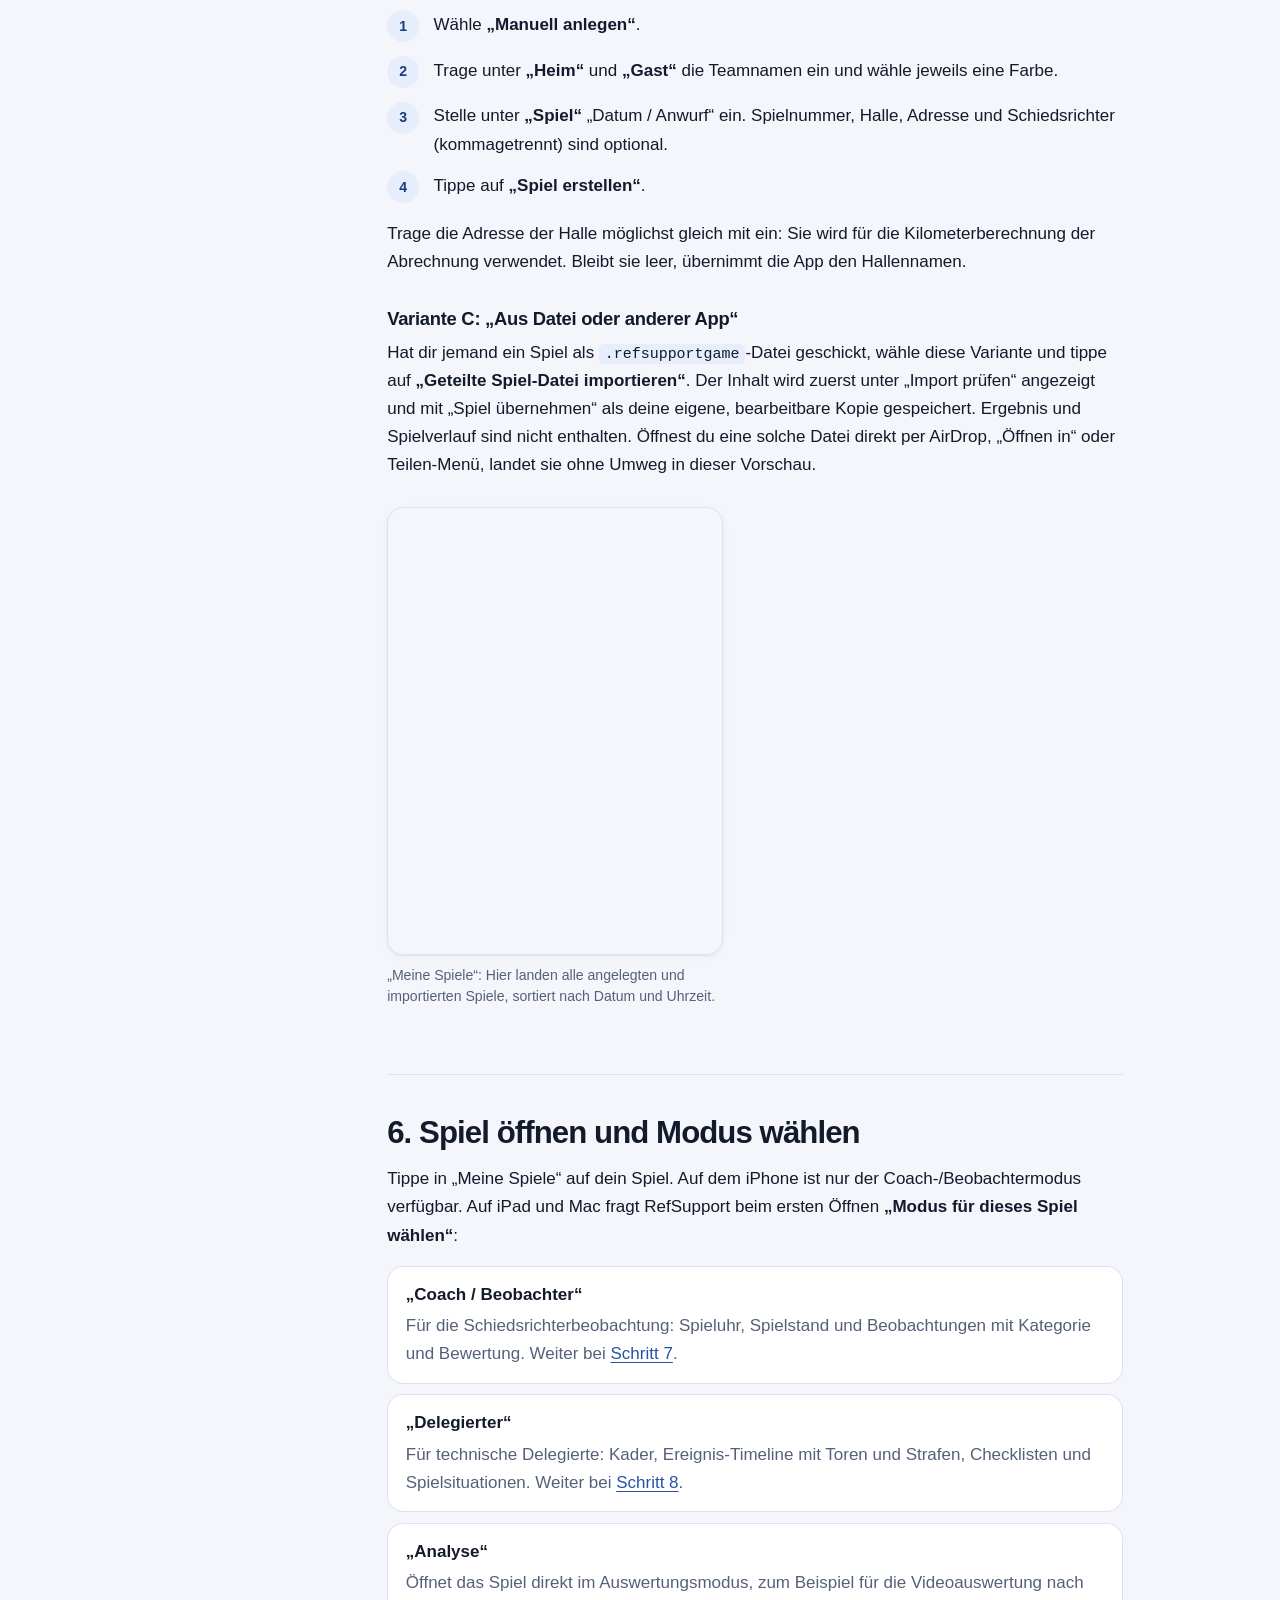
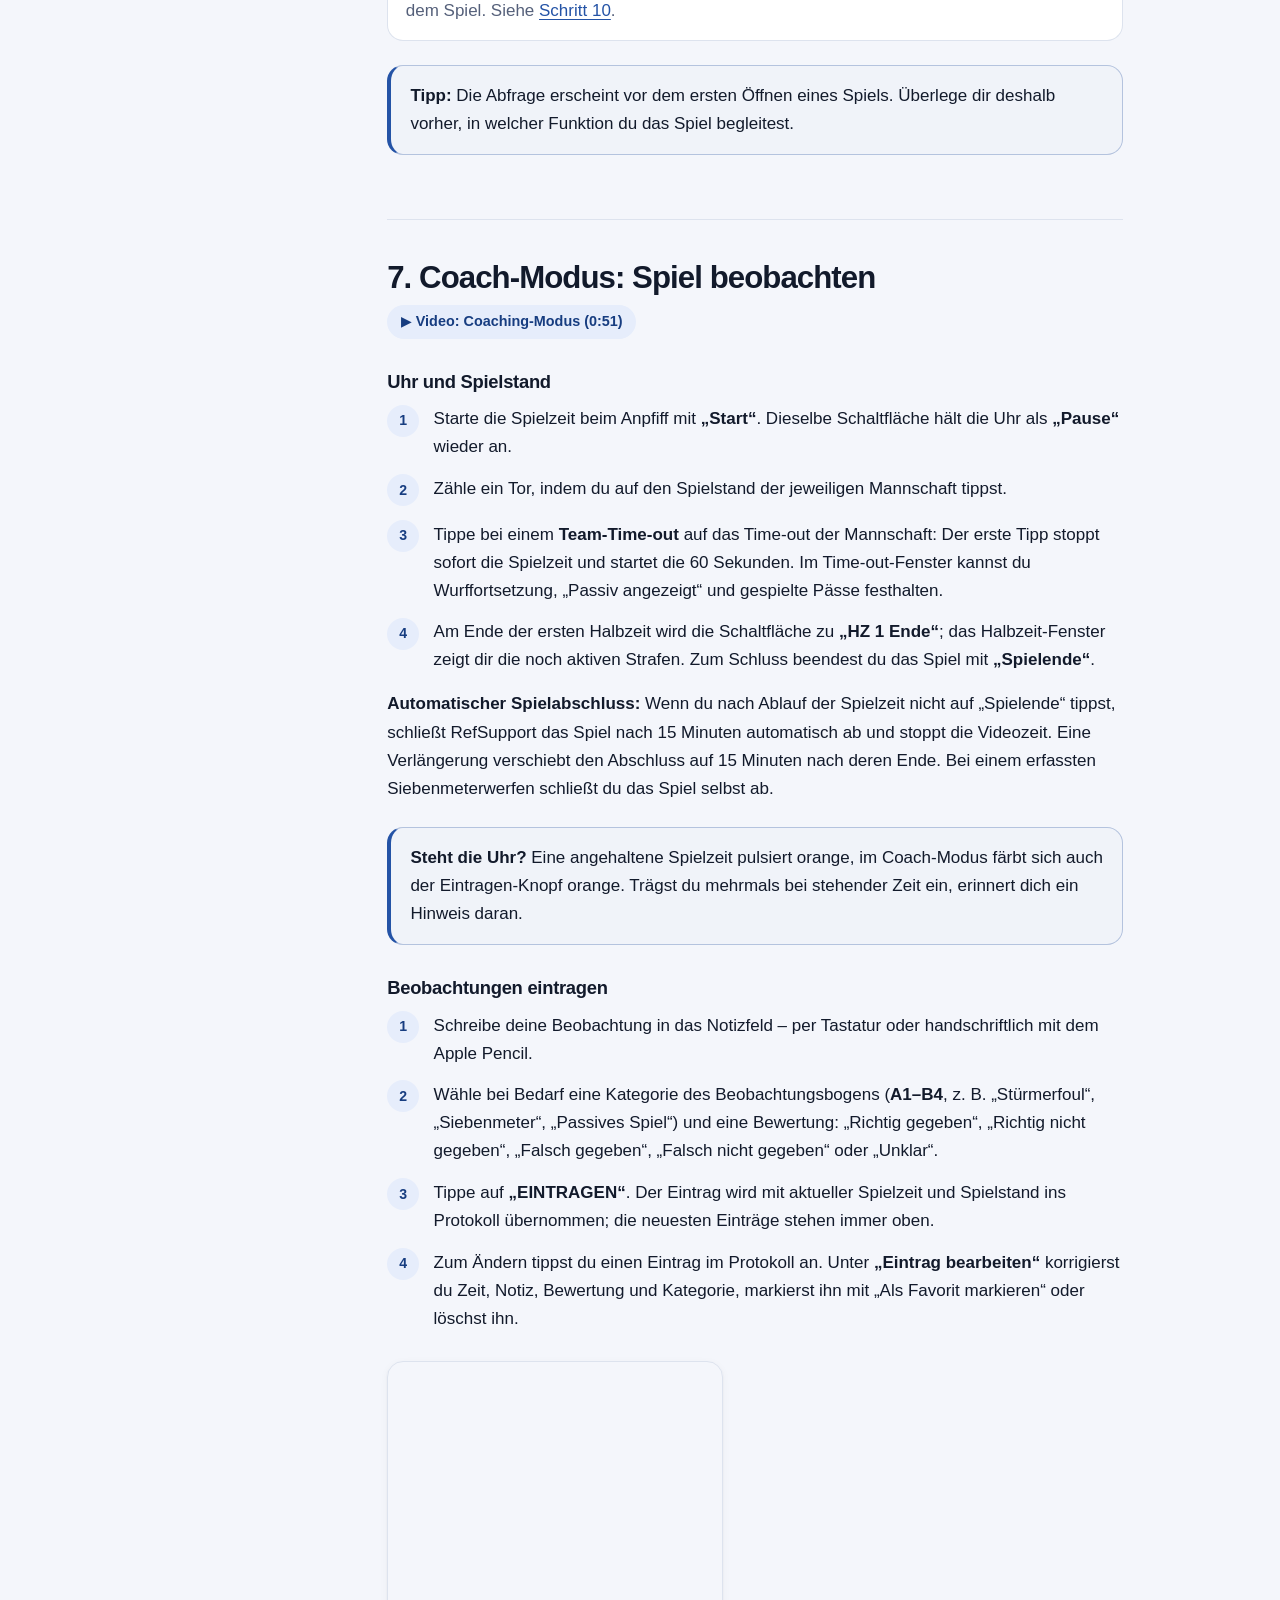
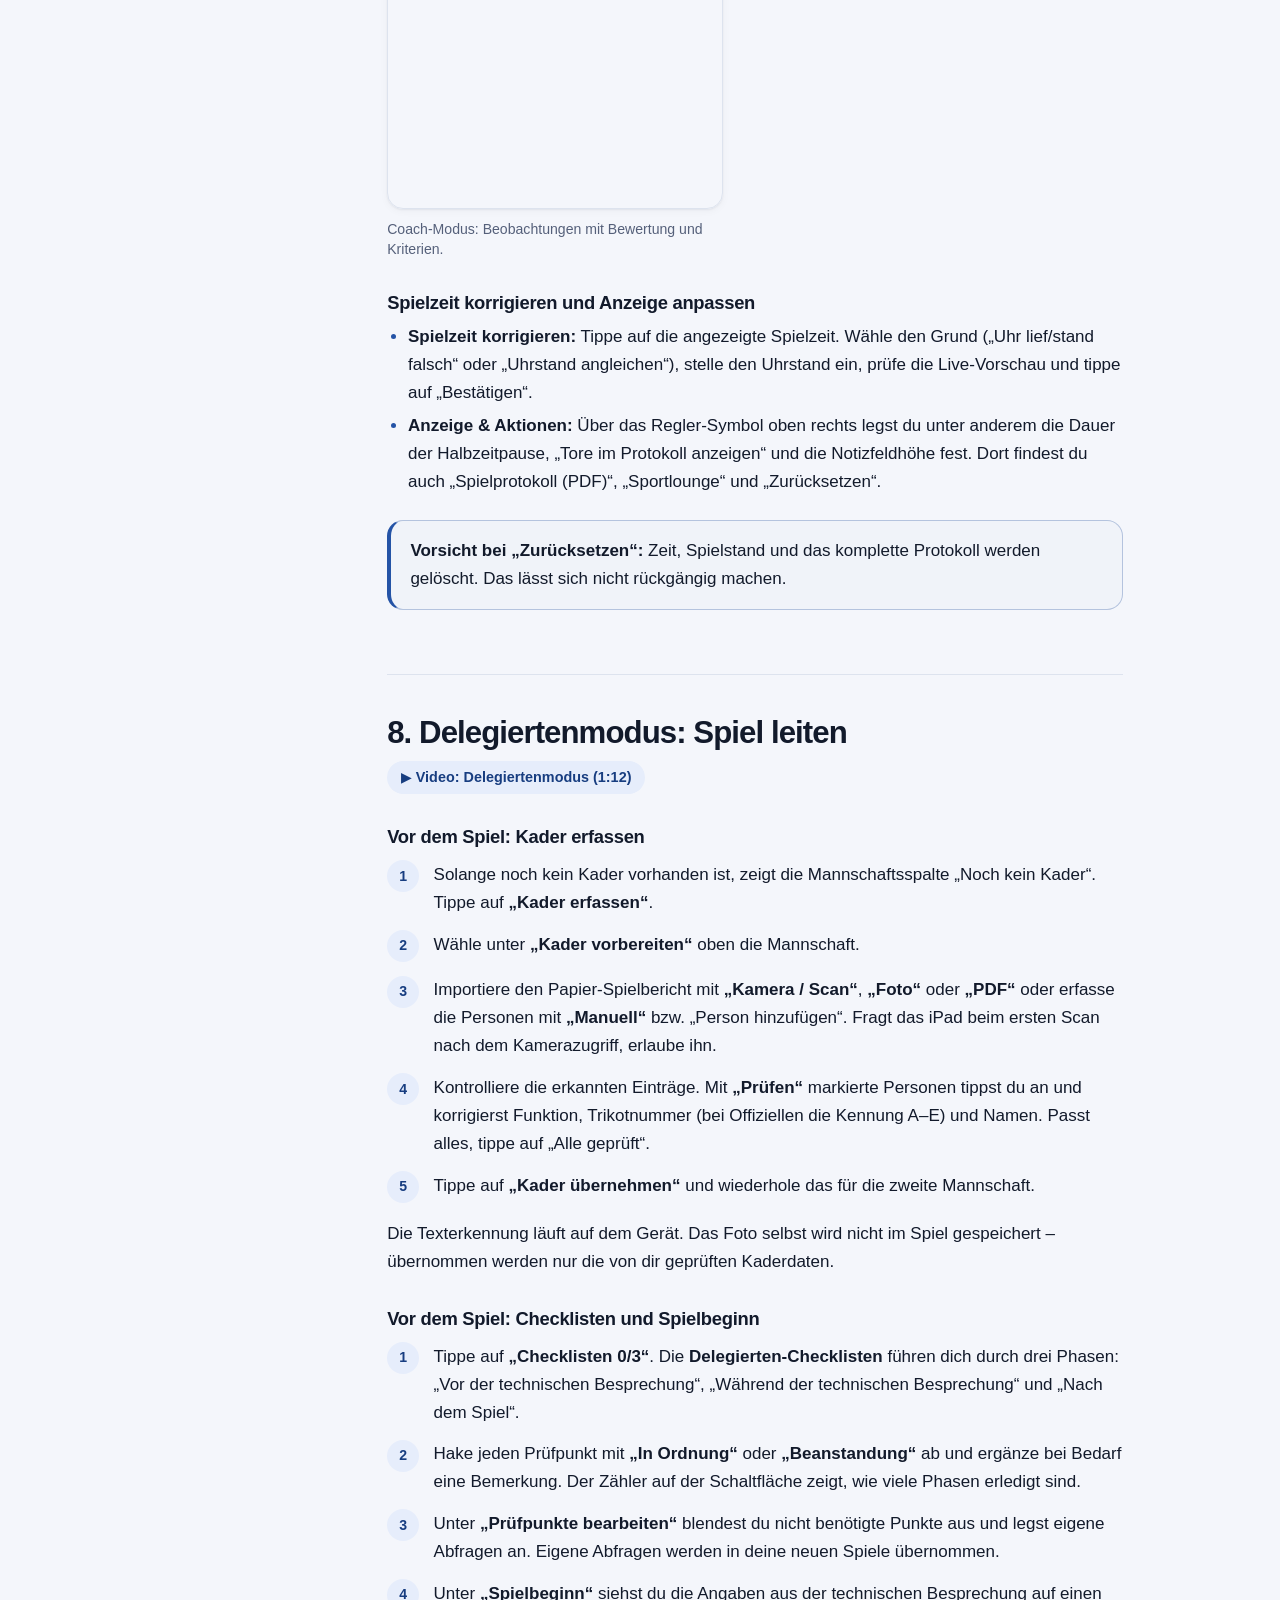
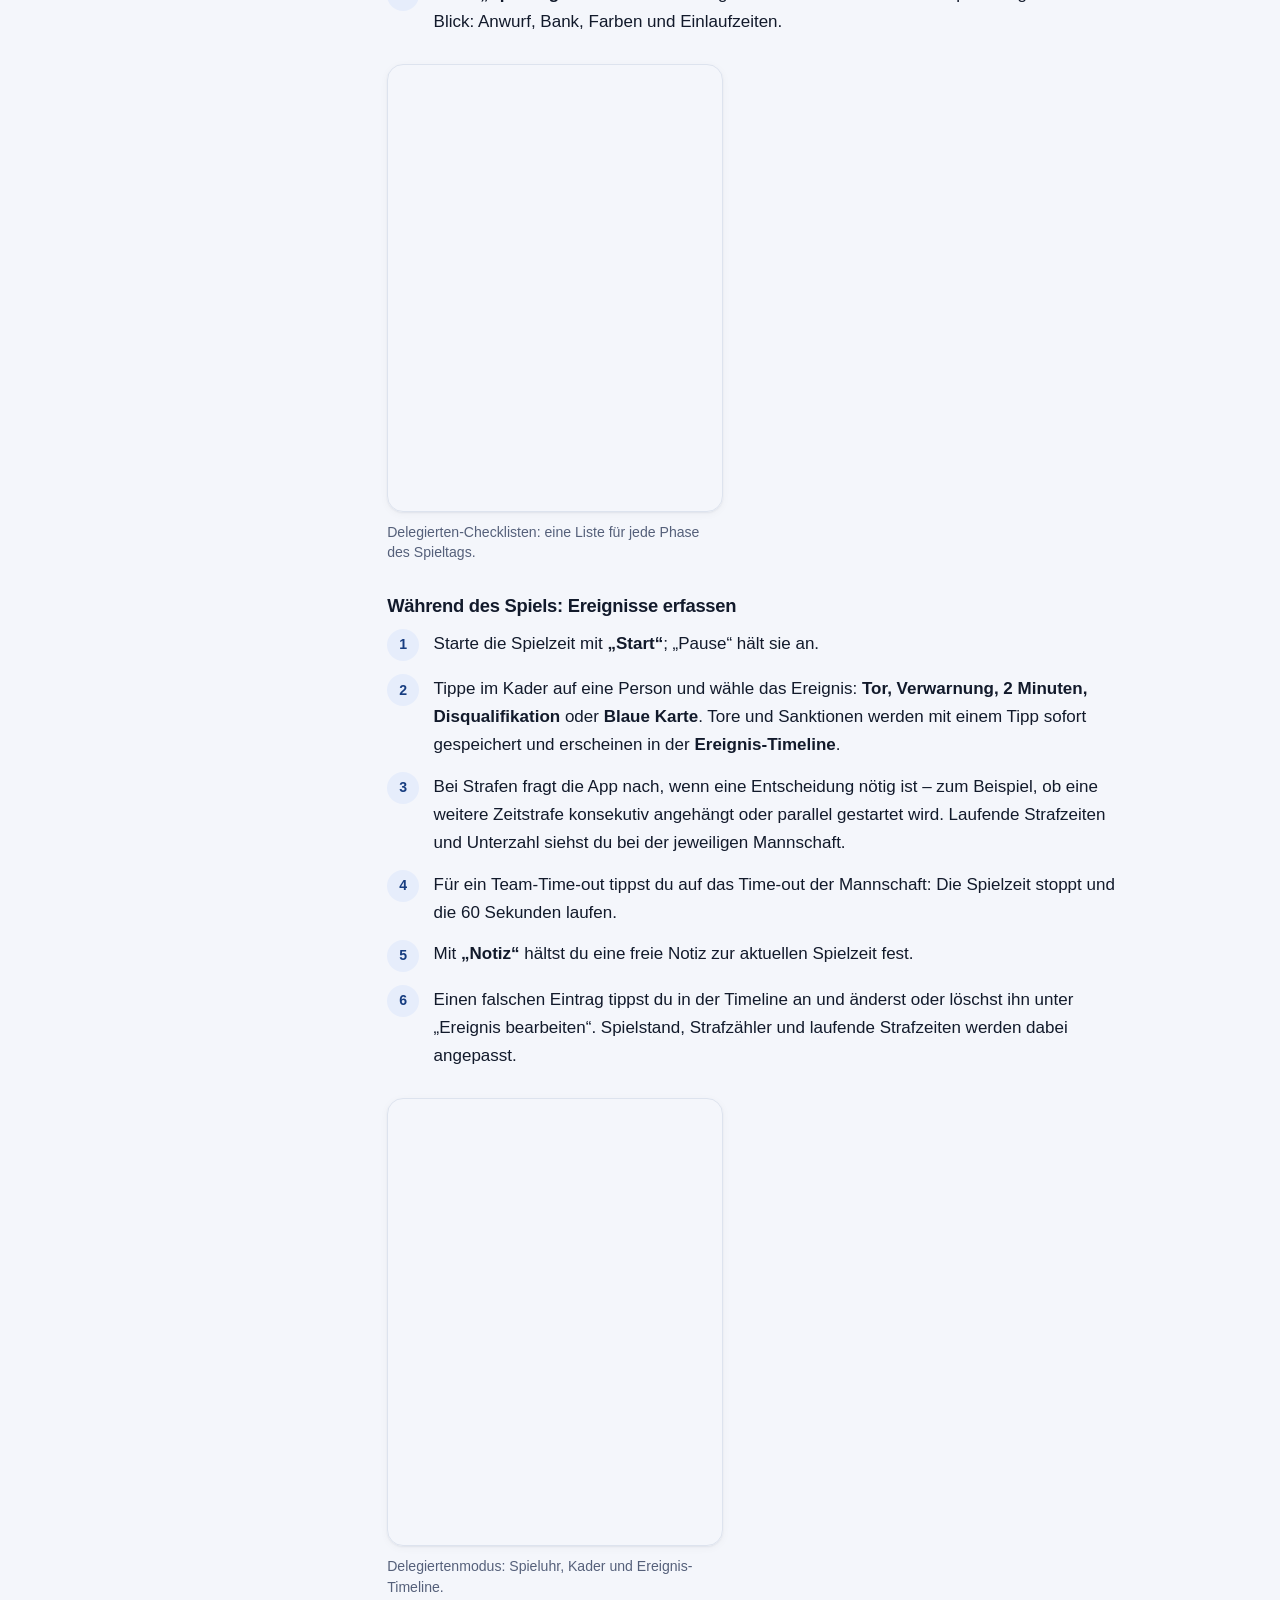
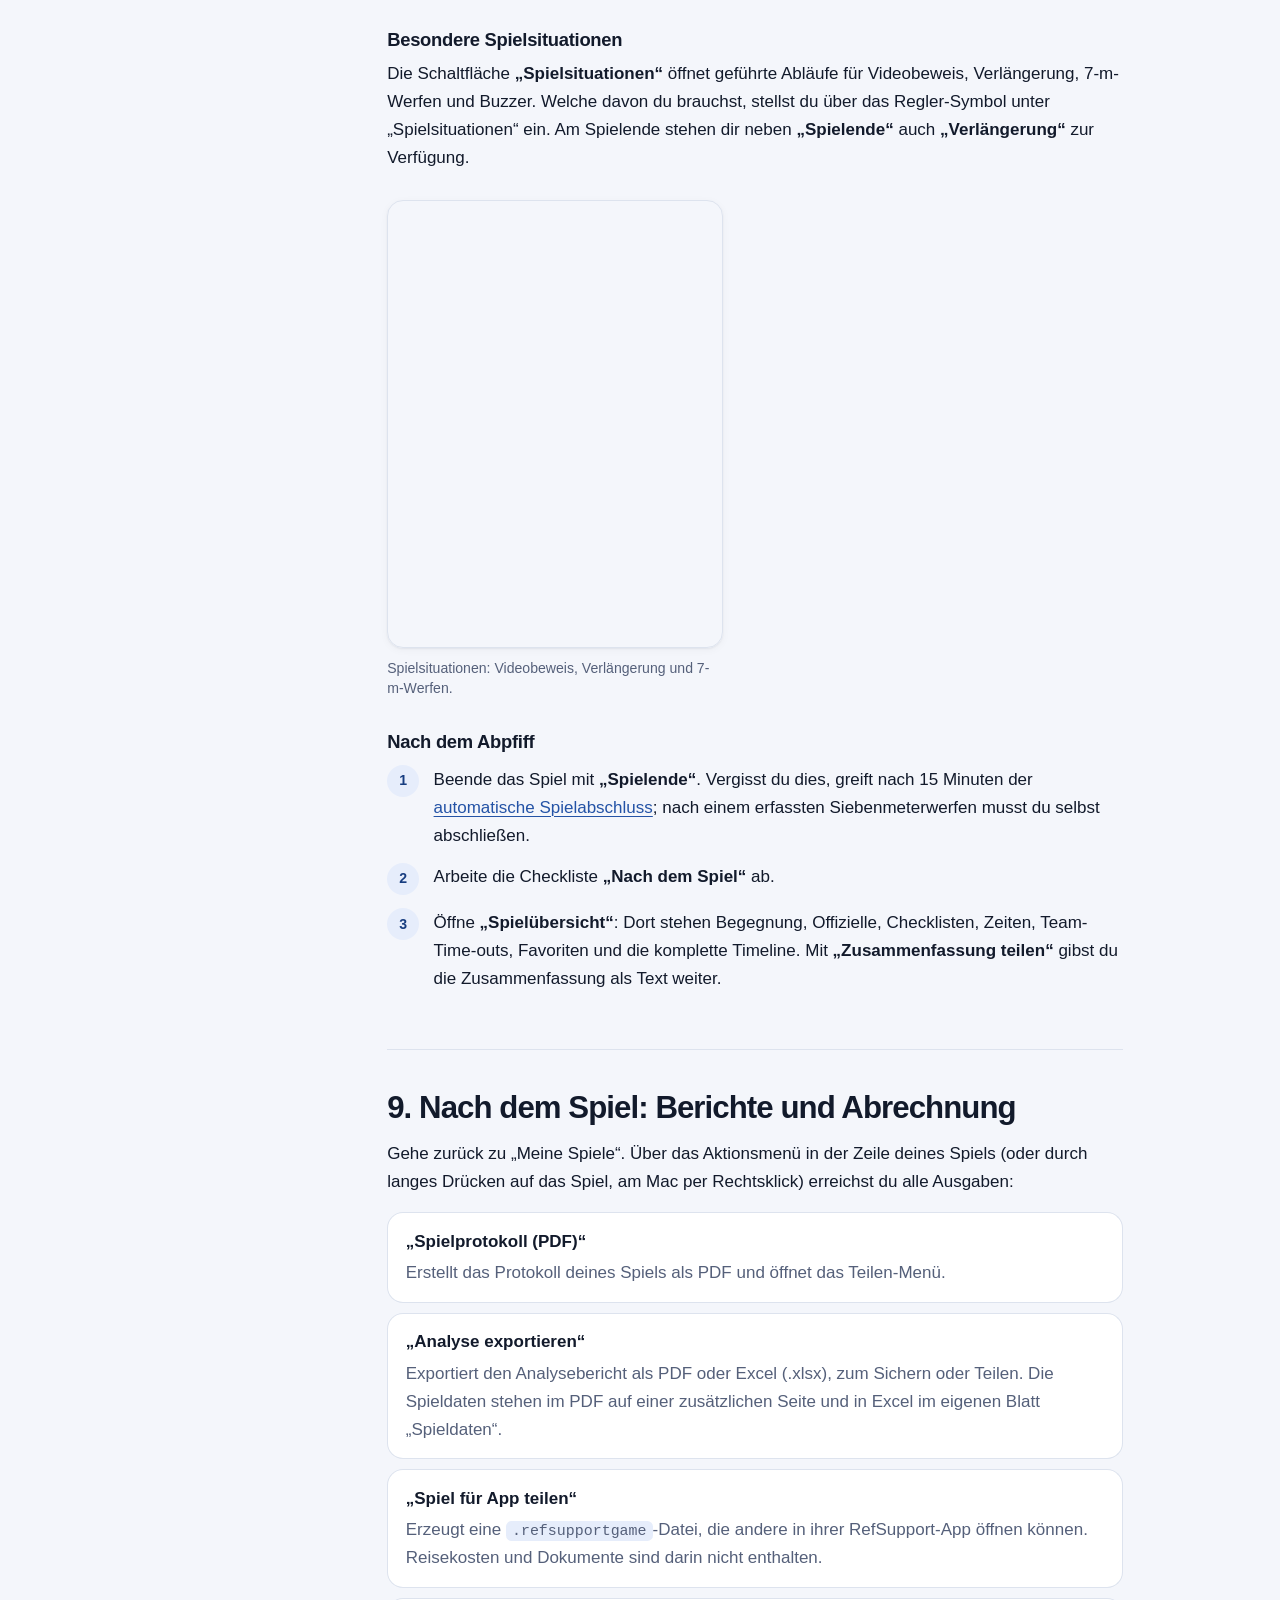
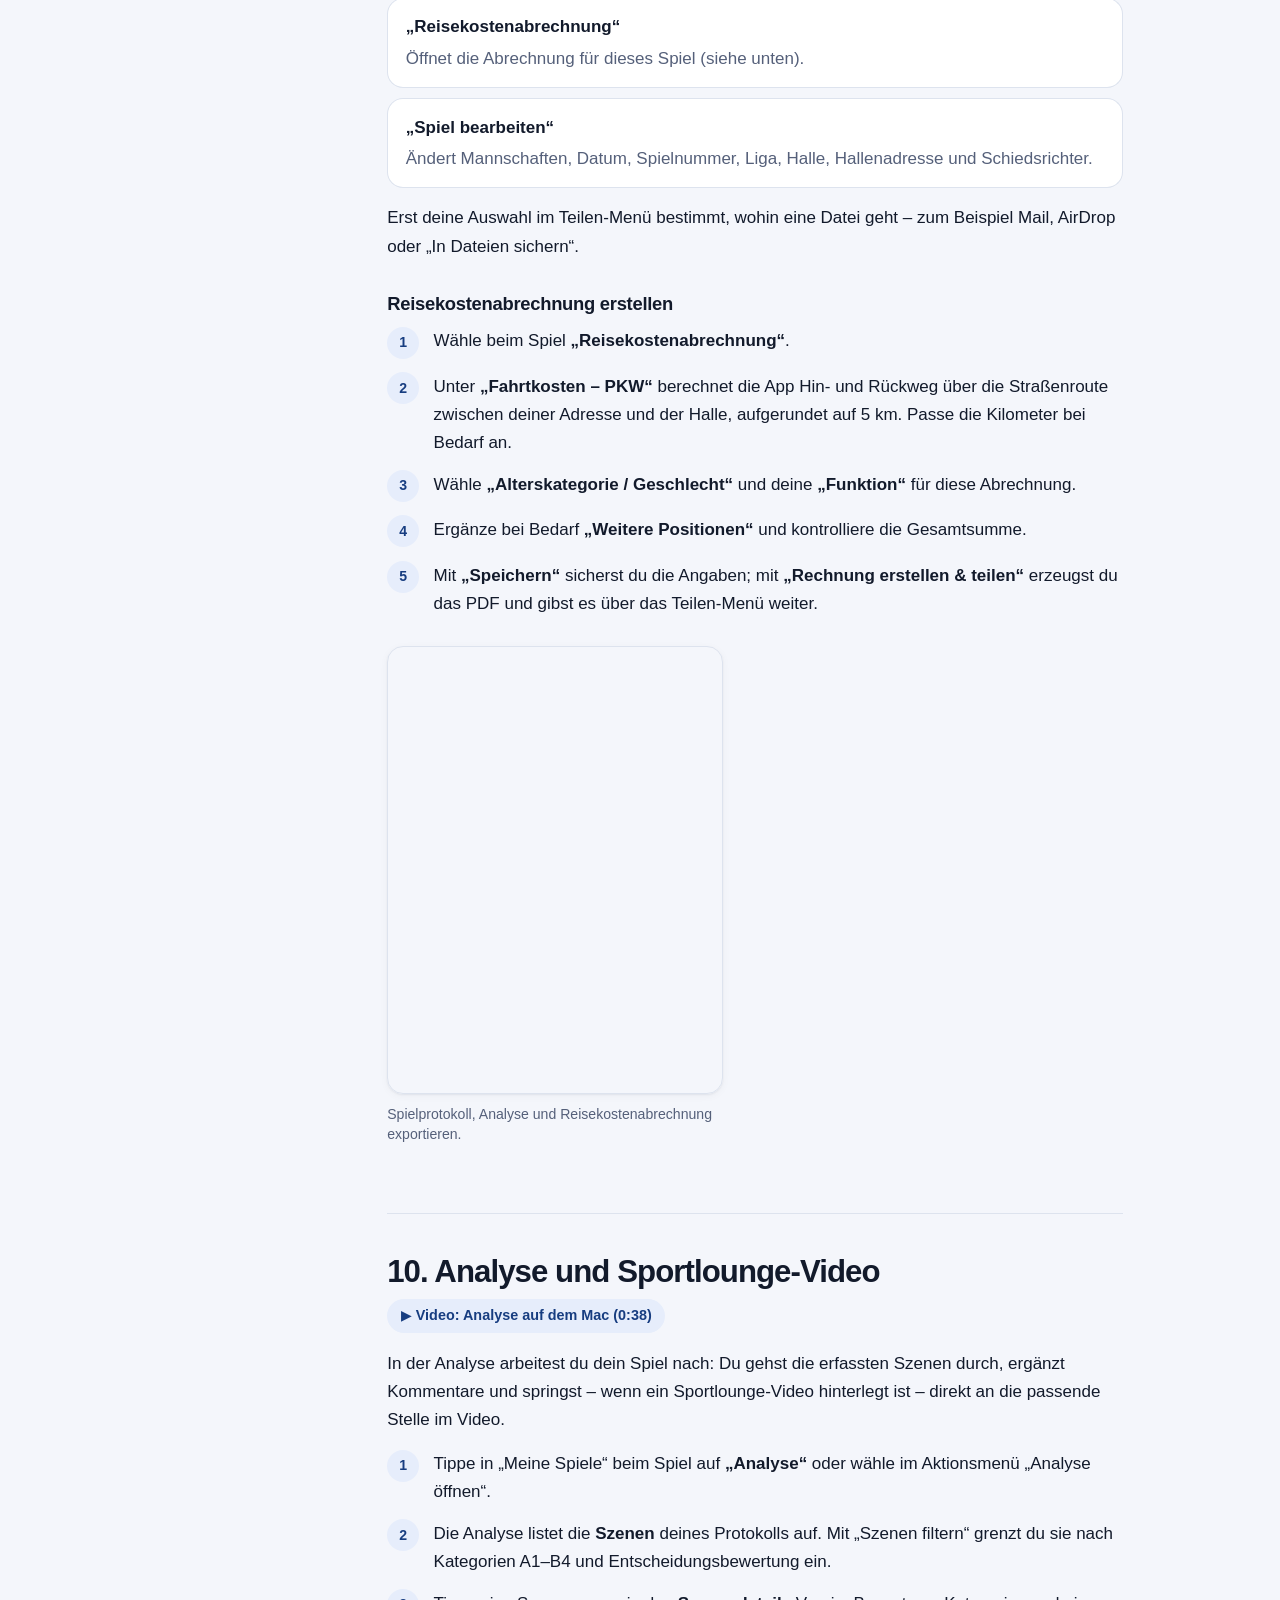
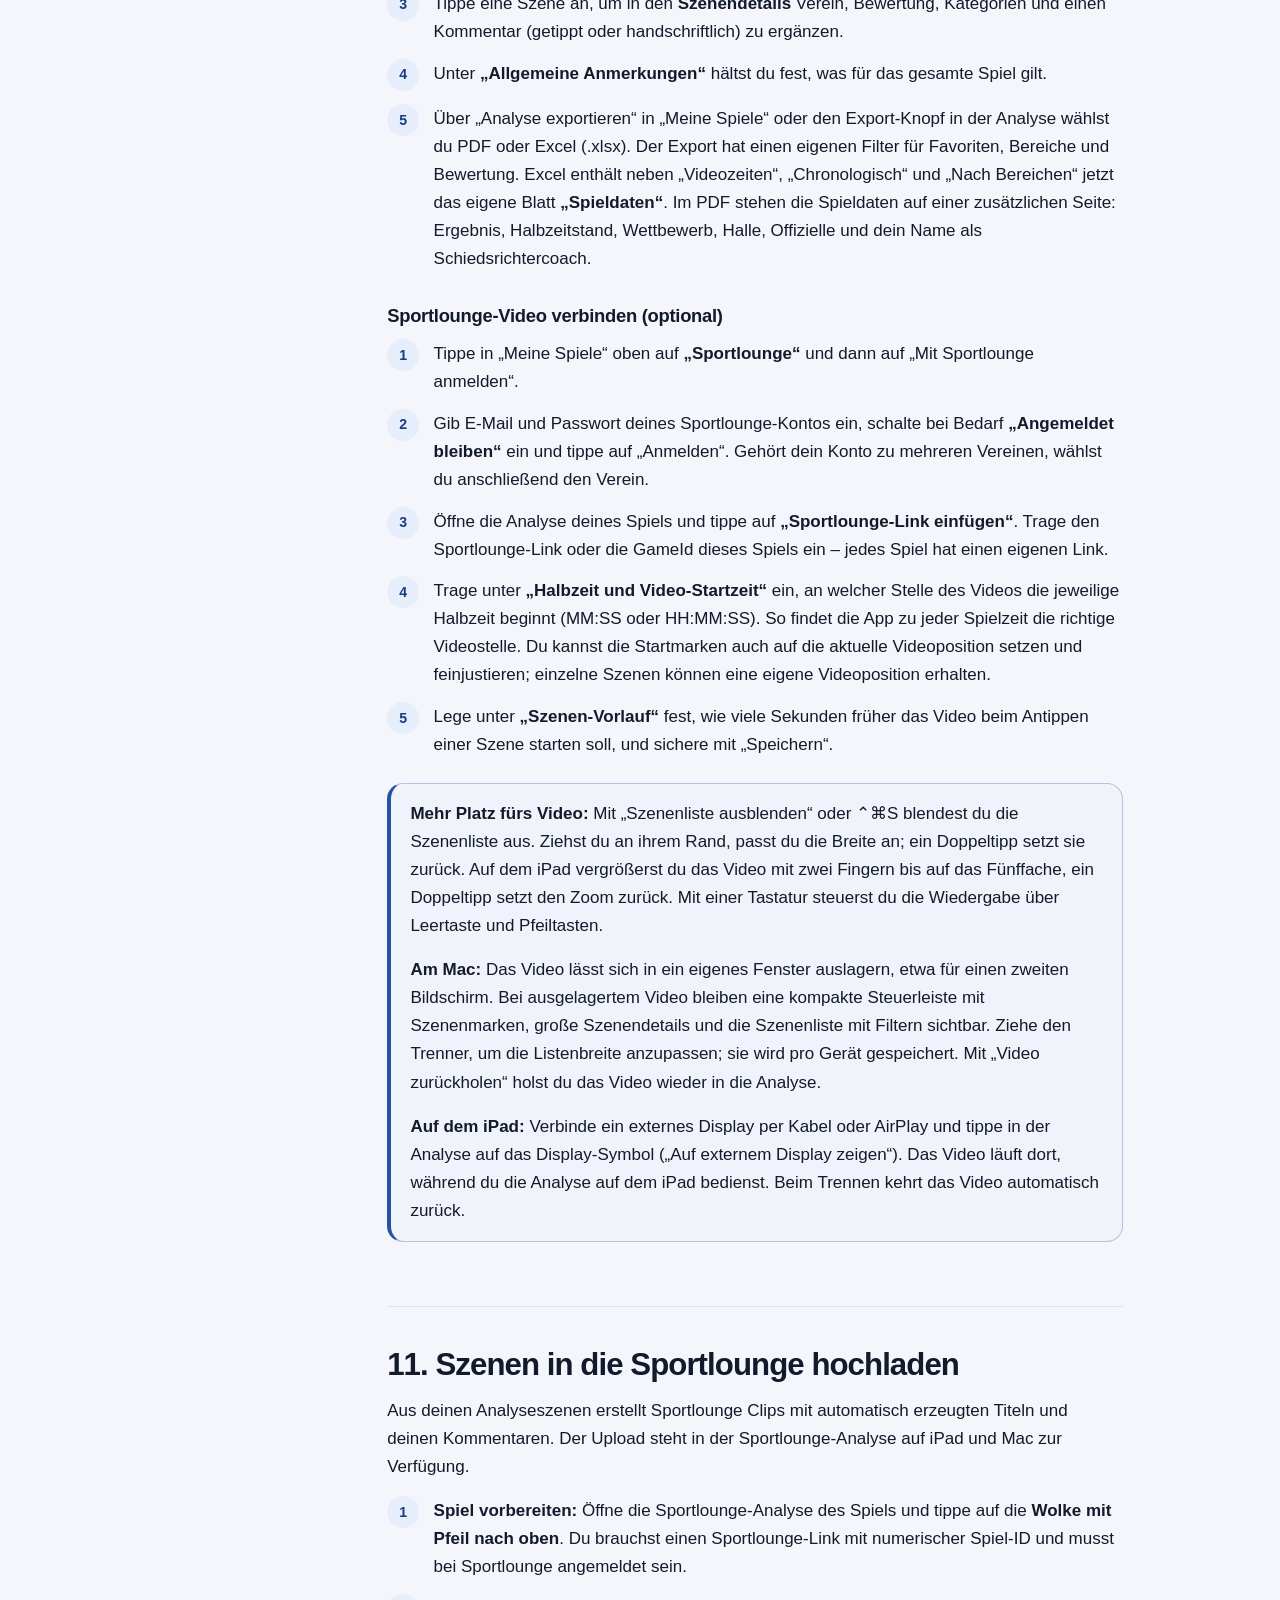
<file: anleitung.html>
<!doctype html>
<html lang="de">
<head>
  <meta charset="utf-8">
  <meta name="viewport" content="width=device-width, initial-scale=1">
  <meta name="description" content="Schritt-für-Schritt-Anleitung für den ersten Start von RefSupport: Einrichtung, erstes Spiel, Coaching- und Delegiertenmodus, Berichte und Abrechnung.">
  <meta name="color-scheme" content="light dark">
  <meta http-equiv="Content-Security-Policy" content="default-src 'self'; script-src 'self' https://gc.zgo.at; connect-src 'self' https://ref-support.goatcounter.com; style-src 'self'; img-src 'self' data: https://ref-support.goatcounter.com; object-src 'none'; base-uri 'none'; form-action 'none'">
  <title>Anleitung · RefSupport</title>
  <link rel="stylesheet" href="styles.css?v=20261017a">
  <link rel="icon" type="image/png" href="images/app-icon-64.png">
  <link rel="apple-touch-icon" href="images/app-icon-180.png">
  <link rel="alternate" hreflang="en" href="en/guide.html">
</head>
<body>
  <a class="skip-link" href="#inhalt">Zum Inhalt</a>
  <header class="site-header">
    <div class="header-inner">
      <a class="brand" href="index.html"><img src="images/app-icon-64.png" alt="" width="30" height="30">RefSupport</a>
      <nav class="site-nav" aria-label="Hauptnavigation">
        <a href="index.html">Support</a>
        <a href="anleitung.html" aria-current="page">Anleitung</a>
        <a href="changelog.html">Was ist neu</a>
        <a href="datenschutz.html">Datenschutz</a>
        <a href="nutzungsbedingungen.html">Bedingungen</a>
        <a href="impressum.html">Impressum</a>
      </nav>
      <nav class="language-nav" aria-label="Sprache">
        <a href="anleitung.html" lang="de" aria-current="page">DE</a>
        <a href="en/guide.html" lang="en">EN</a>
      </nav>
    </div>
  </header>

  <main id="inhalt" class="page">
    <section class="hero">
      <p class="eyebrow">Anleitung</p>
      <h1>Erste Schritte mit RefSupport</h1>
      <p class="lead">Du öffnest RefSupport zum ersten Mal? Diese Anleitung führt dich der Reihe nach vom ersten Start über die Einrichtung bis zum fertigen Bericht nach deinem ersten Spiel.</p>
    </section>

    <div class="guide-layout">
    <nav class="toc" aria-labelledby="toc-titel">
      <h2 id="toc-titel">Inhalt</h2>
      <ol>
        <li><a href="#voraussetzungen">Das brauchst du</a></li>
        <li><a href="#erster-start">Erster Start und Abo</a></li>
        <li><a href="#meine-daten">„Meine Daten“ ausfüllen</a></li>
        <li><a href="#icloud">iCloud-Abgleich prüfen</a></li>
        <li><a href="#spiel-anlegen">Das erste Spiel anlegen</a></li>
        <li><a href="#modus">Spiel öffnen und Modus wählen</a></li>
        <li><a href="#coaching">Coach-Modus: Spiel beobachten</a></li>
        <li><a href="#delegierte">Delegiertenmodus: Spiel leiten</a></li>
        <li><a href="#nach-dem-spiel">Nach dem Spiel: Berichte und Abrechnung</a></li>
        <li><a href="#analyse">Analyse und Sportlounge-Video</a></li>
        <li><a href="#sportlounge-upload">Szenen in die Sportlounge hochladen</a></li>
        <li><a href="#dokumente">Dokumente offline bereithalten</a></li>
        <li><a href="#ordnung">Spiele suchen, archivieren, löschen</a></li>
        <li><a href="#probleme">Wenn etwas nicht klappt</a></li>
      </ol>
    </nav>

    <div class="content guide">

      <section aria-labelledby="voraussetzungen">
        <h2 id="voraussetzungen">1. Das brauchst du</h2>
        <ul>
          <li><strong>Ein iPad, einen Mac oder ein iPhone.</strong> RefSupport läuft auf dem iPad (ab iPadOS 17), auf dem Mac (ab macOS 14) und auf dem iPhone (ab iOS 17). Auf dem iPhone steht der Coach-/Beobachtermodus zur Verfügung: Du verwaltest Spiele und erfasst Szenen mit Bewertungen und Kommentaren. Delegierten- und Analysemodus nutzt du auf iPad und Mac.</li>
          <li><strong>Deinen Apple Account.</strong> Über ihn läuft das Abonnement „RefSupport Pro“ und – wenn du bei iCloud angemeldet bist – der Abgleich zwischen deinen Geräten.</li>
          <li><strong>Internet für die Einrichtung.</strong> Abo-Abschluss, Liga-Import und iCloud-Abgleich brauchen eine Verbindung. Deine Spiele und Dokumente liegen danach auf dem Gerät und bleiben in der Halle auch offline verfügbar.</li>
          <li><strong>Optional: Apple Pencil</strong> für handschriftliche Notizen und ein <strong>Sportlounge-Konto</strong>, wenn du Spielvideos in der Analyse nutzen möchtest.</li>
        </ul>
      </section>

      <section aria-labelledby="erster-start">
        <h2 id="erster-start">2. Erster Start und Abo</h2>
        <p>RefSupport lässt sich nur mit einem aktiven Abonnement „RefSupport Pro“ nutzen. Beim ersten Öffnen prüft die App deshalb zuerst deinen Abo-Status („Abonnement wird geprüft …“) und zeigt danach die Abo-Seite.</p>
        <ol class="steps">
          <li>Öffne RefSupport. Es erscheint die Seite <strong>„RefSupport Pro“</strong> mit dem Jahresabo („Jährlich“). Preis und – falls angeboten – der kostenlose Probezeitraum stehen direkt auf dieser Seite.</li>
          <li>Tippe auf die große Schaltfläche unten. Sie heißt <strong>„RefSupport Pro abonnieren“</strong> oder, wenn dir ein Probezeitraum angeboten wird, zum Beispiel <strong>„… kostenlos testen“</strong>.</li>
          <li>Bestätige den Kauf im Apple-Dialog mit deinem Apple Account.</li>
          <li>Nach der Bestätigung öffnet sich automatisch die Übersicht <strong>„Meine Spiele“</strong>.</li>
        </ol>
        <div class="notice">
          <p><strong>Du hast schon ein Abo?</strong> Tippe auf der Abo-Seite auf <strong>„Käufe wiederherstellen“</strong>. Verwende denselben Apple Account wie beim Abschluss – dann gilt das Abo auf allen deinen Geräten.</p>
        </div>
        <div class="notice">
          <p><strong>Kaufanfrage ausstehend?</strong> Muss dein Kauf erst genehmigt werden (z. B. bei der Funktion „Kaufanfrage“ für Kinder-Accounts), zeigt die App „Kaufanfrage ausstehend“. Du erhältst automatisch Zugriff, sobald die Anfrage bestätigt wurde.</p>
        </div>
        <p>Das Abonnement verlängert sich automatisch, wenn du es nicht mindestens 24 Stunden vor Ablauf kündigst. Verwalten und kündigen kannst du es später unter „Meine Daten“ → „Abo verwalten“.</p>
        <p>Nach App-Updates erscheint beim Öffnen gelegentlich das Fenster <strong>„Neu in RefSupport“</strong> mit den Neuerungen. Schließe es mit <strong>„Verstanden“</strong>.</p>
      </section>

      <section aria-labelledby="meine-daten">
        <h2 id="meine-daten">3. „Meine Daten“ ausfüllen</h2>
        <p>Bevor du dein erstes Spiel anlegst, lohnen sich zwei Minuten für dein Profil. Die Angaben werden für die Reisekostenabrechnung gebraucht; deine Adresse ist außerdem der Startpunkt für die automatische Kilometerberechnung.</p>
        <ol class="steps">
          <li>Tippe in „Meine Spiele“ oben auf das Personen-Symbol <strong>„Meine Daten“</strong> (am Mac auch mit ⇧⌘P).</li>
          <li>Trage unter <strong>„Person“</strong> Vorname und Nachname ein.</li>
          <li>Trage unter <strong>„Adresse“</strong> Straße, Hausnummer, PLZ und Ort ein.</li>
          <li>Wähle unter <strong>„Funktion“</strong> deine Rolle: „Schiedsrichter*in“, „Schiedsrichtercoach“, „Zeitnehmer*in / Sekretär*in“ oder „Tech. Delegierte/r“.</li>
          <li>Wenn die IBAN auf deiner Abrechnung stehen soll, trage sie unter <strong>„Bankverbindung (optional)“</strong> ein.</li>
          <li>Tippe auf <strong>„Fertig“</strong>.</li>
        </ol>
        <p>Im selben Fenster findest du später auch „Jetzt synchronisieren“, den Abschnitt „Abo“ mit „Abo verwalten“ und „Käufe wiederherstellen“ sowie „Hilfe &amp; Rechtliches“.</p>
        <div class="notice">
          <p><strong>Gut zu wissen:</strong> Deine Profildaten (Name, Adresse, IBAN) werden wie deine Spiele über iCloud zwischen deinen Geräten abgeglichen, wenn du überall mit demselben Apple Account angemeldet bist. Ohne iCloud trägst du sie auf jedem Gerät einzeln ein.</p>
        </div>
      </section>

      <section aria-labelledby="icloud">
        <h2 id="icloud">4. iCloud-Abgleich prüfen</h2>
        <p>Für den Abgleich musst du in RefSupport nichts einschalten. Bist du auf dem Gerät bei iCloud angemeldet, gleicht die App deine Spiele und eigenen Dokumente über dein privates iCloud-Konto zwischen deinen RefSupport-Geräten ab. Alles bleibt zusätzlich offline auf dem Gerät gespeichert.</p>
        <ol class="steps">
          <li>Prüfe in den Einstellungen deines Geräts, dass du mit deinem Apple Account bei iCloud angemeldet bist.</li>
          <li>Öffne in RefSupport „Meine Daten“. Im Abschnitt <strong>„Spiele &amp; Dokumente“</strong> siehst du den Stand der iCloud-Synchronisierung.</li>
          <li>Mit <strong>„Jetzt synchronisieren“</strong> stößt du den Abgleich bei Bedarf von Hand an – zum Beispiel, bevor du in die Halle fährst.</li>
        </ol>
      </section>

      <section aria-labelledby="spiel-anlegen">
        <h2 id="spiel-anlegen">5. Das erste Spiel anlegen</h2>
        <p>Solange du noch nichts angelegt hast, zeigt „Meine Spiele“ den Hinweis „Noch keine Spiele“. Tippe dort oder oben rechts auf <strong>„Neues Spiel“</strong> (am Mac ⌘N). RefSupport fragt dann: <strong>„Wie soll das Spiel entstehen?“</strong></p>

        <h3>Variante A: „Aus Liga importieren“</h3>
        <p>Du kannst Spiele aus allen Wettbewerben auf handball.net importieren: von der Bundesliga und dem DHB-Pokal bis zu Ober-, Verbands- und Regionsligen aller Landesverbände. In der Saison 2026/27 sind es 937 Wettbewerbe. HVNB und seine Regionen stehen zusätzlich direkt über nuLiga bereit. Die laufende Saison wird automatisch bestimmt; ab dem 1. Juli gilt die neue Saison.</p>
        <ol class="steps">
          <li>Wähle <strong>„Aus Liga importieren“</strong>.</li>
          <li>Öffne einen Favoriten unter <strong>„Meine Ligen“</strong>, wähle einen Wettbewerb unter <strong>„Bundesweit“</strong> oder gehe zu <strong>„Weitere Ligen“</strong>.</li>
          <li>Unter „Weitere Ligen“ wählst du <strong>„Ligen durchsuchen“</strong> oder <strong>„Liga per Link hinzufügen“</strong>. Beim Durchsuchen kannst du suchen und nach <strong>Verband, Quelle, Altersklasse und Geschlecht</strong> filtern. Per Link fügst du die Adresse einer Ligaseite von handball.net oder einer nuLiga-Gruppenseite ein.</li>
          <li>Beim Durchsuchen wählst du über <strong>Verband/Kreis → Liga → Staffel</strong> den gewünschten Wettbewerb. Bei nuLiga sind Staffeln wie „St. 1/2/3“ zu einer Liga zusammengefasst.</li>
          <li>Unter <strong>„Spiel auswählen“</strong> lädt die App den Spielplan. Suche über das Feld „Team, Spielnummer, Halle oder Datum“ oder schalte „Nur vergangene Spiele“ ein. Mit „Aktualisieren“ lädst du den Spielplan neu.</li>
          <li>Tippe dein Spiel an. Es öffnet sich <strong>„Import prüfen“</strong> mit Spiel, Wettbewerb, Spielort und Offiziellen.</li>
          <li>Kontrolliere den <strong>Spielort</strong>. Die Hallenadresse wird für die Abrechnung gebraucht – mit „Korrigieren“ bzw. „Adresse suchen“ passt du sie an.</li>
          <li>Tippe auf <strong>„Spiel übernehmen“</strong>.</li>
        </ol>
        <p>Mit dem <strong>Stern</strong> merkst du dir eine ganze Liga oder eine einzelne Staffel. Deine Favoriten stehen unter <strong>„Meine Ligen“</strong> ganz oben und öffnen direkt die Spielliste. Bei einer ganzen Liga mit mehreren Staffeln öffnet sich zuerst die Staffelauswahl.</p>
        <p>Unter <strong>„Quellen verwalten“</strong> legst du fest, welche nuLiga-Quellen erscheinen. Der Handballverband Niedersachsen-Bremen (<strong>HVNB</strong>) ist standardmäßig eingeschaltet; seine Regionen <strong>HR Braunschweig/Göttingen, HR Hannover-Weser-Leine, HR Bremen-Nordsee, HR Lüneburg-Stade und HR West Niedersachsen</strong> sind ausgeschaltet. Schalte die gewünschten Regionen ein. nuLiga liefert auch Hallenadresse und Schiedsrichteransetzung.</p>
        <p>Mit <strong>„Ändern“</strong> gehst du im Import genau einen Schritt zurück. Ist dasselbe Spiel auf handball.net und nuLiga vorhanden, wird es nicht doppelt angelegt.</p>
        <div class="notice">
          <p><strong>Hinweis:</strong> Bei bereits gespielten Partien wird das Ergebnis nicht übernommen; der Spielstand startet bei 0:0. Ist noch keine Ansetzung veröffentlicht, bleiben die Offiziellen leer – du kannst sie später über „Spiel bearbeiten“ ergänzen.</p>
        </div>

        <h3>Variante B: „Manuell anlegen“</h3>
        <ol class="steps">
          <li>Wähle <strong>„Manuell anlegen“</strong>.</li>
          <li>Trage unter <strong>„Heim“</strong> und <strong>„Gast“</strong> die Teamnamen ein und wähle jeweils eine Farbe.</li>
          <li>Stelle unter <strong>„Spiel“</strong> „Datum / Anwurf“ ein. Spielnummer, Halle, Adresse und Schiedsrichter (kommagetrennt) sind optional.</li>
          <li>Tippe auf <strong>„Spiel erstellen“</strong>.</li>
        </ol>
        <p>Trage die Adresse der Halle möglichst gleich mit ein: Sie wird für die Kilometerberechnung der Abrechnung verwendet. Bleibt sie leer, übernimmt die App den Hallennamen.</p>

        <h3>Variante C: „Aus Datei oder anderer App“</h3>
        <p>Hat dir jemand ein Spiel als <code>.refsupportgame</code>-Datei geschickt, wähle diese Variante und tippe auf <strong>„Geteilte Spiel-Datei importieren“</strong>. Der Inhalt wird zuerst unter „Import prüfen“ angezeigt und mit „Spiel übernehmen“ als deine eigene, bearbeitbare Kopie gespeichert. Ergebnis und Spielverlauf sind nicht enthalten. Öffnest du eine solche Datei direkt per AirDrop, „Öffnen in“ oder Teilen-Menü, landet sie ohne Umweg in dieser Vorschau.</p>

        <figure class="shot guide-shot">
          <a href="images/spieluebersicht.jpg"><img src="images/spieluebersicht.jpg" alt="Übersicht „Meine Spiele“ mit Ansetzungen und Ergebnissen" width="1049" height="1400" loading="lazy"></a>
          <figcaption>„Meine Spiele“: Hier landen alle angelegten und importierten Spiele, sortiert nach Datum und Uhrzeit.</figcaption>
        </figure>
      </section>

      <section aria-labelledby="modus">
        <h2 id="modus">6. Spiel öffnen und Modus wählen</h2>
        <p>Tippe in „Meine Spiele“ auf dein Spiel. Auf dem iPhone ist nur der Coach-/Beobachtermodus verfügbar. Auf iPad und Mac fragt RefSupport beim ersten Öffnen <strong>„Modus für dieses Spiel wählen“</strong>:</p>
        <dl>
          <dt>„Coach / Beobachter“</dt>
          <dd>Für die Schiedsrichterbeobachtung: Spieluhr, Spielstand und Beobachtungen mit Kategorie und Bewertung. Weiter bei <a href="#coaching">Schritt 7</a>.</dd>
          <dt>„Delegierter“</dt>
          <dd>Für technische Delegierte: Kader, Ereignis-Timeline mit Toren und Strafen, Checklisten und Spielsituationen. Weiter bei <a href="#delegierte">Schritt 8</a>.</dd>
          <dt>„Analyse“</dt>
          <dd>Öffnet das Spiel direkt im Auswertungsmodus, zum Beispiel für die Videoauswertung nach dem Spiel. Siehe <a href="#analyse">Schritt 10</a>.</dd>
        </dl>
        <div class="notice">
          <p><strong>Tipp:</strong> Die Abfrage erscheint vor dem ersten Öffnen eines Spiels. Überlege dir deshalb vorher, in welcher Funktion du das Spiel begleitest.</p>
        </div>
      </section>

      <section aria-labelledby="coaching">
        <h2 id="coaching">7. Coach-Modus: Spiel beobachten</h2>
        <p class="video-link"><a href="index.html#videos">▶ Video: Coaching-Modus (0:51)</a></p>

        <h3>Uhr und Spielstand</h3>
        <ol class="steps">
          <li>Starte die Spielzeit beim Anpfiff mit <strong>„Start“</strong>. Dieselbe Schaltfläche hält die Uhr als <strong>„Pause“</strong> wieder an.</li>
          <li>Zähle ein Tor, indem du auf den Spielstand der jeweiligen Mannschaft tippst.</li>
          <li>Tippe bei einem <strong>Team-Time-out</strong> auf das Time-out der Mannschaft: Der erste Tipp stoppt sofort die Spielzeit und startet die 60 Sekunden. Im Time-out-Fenster kannst du Wurffortsetzung, „Passiv angezeigt“ und gespielte Pässe festhalten.</li>
          <li>Am Ende der ersten Halbzeit wird die Schaltfläche zu <strong>„HZ 1 Ende“</strong>; das Halbzeit-Fenster zeigt dir die noch aktiven Strafen. Zum Schluss beendest du das Spiel mit <strong>„Spielende“</strong>.</li>
        </ol>
        <p><strong>Automatischer Spielabschluss:</strong> Wenn du nach Ablauf der Spielzeit nicht auf „Spielende“ tippst, schließt RefSupport das Spiel nach 15 Minuten automatisch ab und stoppt die Videozeit. Eine Verlängerung verschiebt den Abschluss auf 15 Minuten nach deren Ende. Bei einem erfassten Siebenmeterwerfen schließt du das Spiel selbst ab.</p>
        <div class="notice">
          <p><strong>Steht die Uhr?</strong> Eine angehaltene Spielzeit pulsiert orange, im Coach-Modus färbt sich auch der Eintragen-Knopf orange. Trägst du mehrmals bei stehender Zeit ein, erinnert dich ein Hinweis daran.</p>
        </div>

        <h3>Beobachtungen eintragen</h3>
        <ol class="steps">
          <li>Schreibe deine Beobachtung in das Notizfeld – per Tastatur oder handschriftlich mit dem Apple Pencil.</li>
          <li>Wähle bei Bedarf eine Kategorie des Beobachtungsbogens (<strong>A1–B4</strong>, z. B. „Stürmerfoul“, „Siebenmeter“, „Passives Spiel“) und eine Bewertung: „Richtig gegeben“, „Richtig nicht gegeben“, „Falsch gegeben“, „Falsch nicht gegeben“ oder „Unklar“.</li>
          <li>Tippe auf <strong>„EINTRAGEN“</strong>. Der Eintrag wird mit aktueller Spielzeit und Spielstand ins Protokoll übernommen; die neuesten Einträge stehen immer oben.</li>
          <li>Zum Ändern tippst du einen Eintrag im Protokoll an. Unter <strong>„Eintrag bearbeiten“</strong> korrigierst du Zeit, Notiz, Bewertung und Kategorie, markierst ihn mit „Als Favorit markieren“ oder löschst ihn.</li>
        </ol>

        <figure class="shot guide-shot">
          <a href="images/coaching-notizen.jpg"><img src="images/coaching-notizen.jpg" alt="Coach-Modus mit Beobachtungen, Bewertung und Kriterien" width="1049" height="1400" loading="lazy"></a>
          <figcaption>Coach-Modus: Beobachtungen mit Bewertung und Kriterien.</figcaption>
        </figure>

        <h3>Spielzeit korrigieren und Anzeige anpassen</h3>
        <ul>
          <li><strong>Spielzeit korrigieren:</strong> Tippe auf die angezeigte Spielzeit. Wähle den Grund („Uhr lief/stand falsch“ oder „Uhrstand angleichen“), stelle den Uhrstand ein, prüfe die Live-Vorschau und tippe auf „Bestätigen“.</li>
          <li><strong>Anzeige &amp; Aktionen:</strong> Über das Regler-Symbol oben rechts legst du unter anderem die Dauer der Halbzeitpause, „Tore im Protokoll anzeigen“ und die Notizfeldhöhe fest. Dort findest du auch „Spielprotokoll (PDF)“, „Sportlounge“ und „Zurücksetzen“.</li>
        </ul>
        <div class="notice">
          <p><strong>Vorsicht bei „Zurücksetzen“:</strong> Zeit, Spielstand und das komplette Protokoll werden gelöscht. Das lässt sich nicht rückgängig machen.</p>
        </div>
      </section>

      <section aria-labelledby="delegierte">
        <h2 id="delegierte">8. Delegiertenmodus: Spiel leiten</h2>
        <p class="video-link"><a href="index.html#videos">▶ Video: Delegiertenmodus (1:12)</a></p>

        <h3>Vor dem Spiel: Kader erfassen</h3>
        <ol class="steps">
          <li>Solange noch kein Kader vorhanden ist, zeigt die Mannschaftsspalte „Noch kein Kader“. Tippe auf <strong>„Kader erfassen“</strong>.</li>
          <li>Wähle unter <strong>„Kader vorbereiten“</strong> oben die Mannschaft.</li>
          <li>Importiere den Papier-Spielbericht mit <strong>„Kamera / Scan“</strong>, <strong>„Foto“</strong> oder <strong>„PDF“</strong> oder erfasse die Personen mit <strong>„Manuell“</strong> bzw. „Person hinzufügen“. Fragt das iPad beim ersten Scan nach dem Kamerazugriff, erlaube ihn.</li>
          <li>Kontrolliere die erkannten Einträge. Mit <strong>„Prüfen“</strong> markierte Personen tippst du an und korrigierst Funktion, Trikotnummer (bei Offiziellen die Kennung A–E) und Namen. Passt alles, tippe auf „Alle geprüft“.</li>
          <li>Tippe auf <strong>„Kader übernehmen“</strong> und wiederhole das für die zweite Mannschaft.</li>
        </ol>
        <p>Die Texterkennung läuft auf dem Gerät. Das Foto selbst wird nicht im Spiel gespeichert – übernommen werden nur die von dir geprüften Kaderdaten.</p>

        <h3>Vor dem Spiel: Checklisten und Spielbeginn</h3>
        <ol class="steps">
          <li>Tippe auf <strong>„Checklisten 0/3“</strong>. Die <strong>Delegierten-Checklisten</strong> führen dich durch drei Phasen: „Vor der technischen Besprechung“, „Während der technischen Besprechung“ und „Nach dem Spiel“.</li>
          <li>Hake jeden Prüfpunkt mit <strong>„In Ordnung“</strong> oder <strong>„Beanstandung“</strong> ab und ergänze bei Bedarf eine Bemerkung. Der Zähler auf der Schaltfläche zeigt, wie viele Phasen erledigt sind.</li>
          <li>Unter <strong>„Prüfpunkte bearbeiten“</strong> blendest du nicht benötigte Punkte aus und legst eigene Abfragen an. Eigene Abfragen werden in deine neuen Spiele übernommen.</li>
          <li>Unter <strong>„Spielbeginn“</strong> siehst du die Angaben aus der technischen Besprechung auf einen Blick: Anwurf, Bank, Farben und Einlaufzeiten.</li>
        </ol>

        <figure class="shot guide-shot">
          <a href="images/checklisten.jpg"><img src="images/checklisten.jpg" alt="Delegierten-Checklisten für jede Phase des Spieltags" width="1049" height="1400" loading="lazy"></a>
          <figcaption>Delegierten-Checklisten: eine Liste für jede Phase des Spieltags.</figcaption>
        </figure>

        <h3>Während des Spiels: Ereignisse erfassen</h3>
        <ol class="steps">
          <li>Starte die Spielzeit mit <strong>„Start“</strong>; „Pause“ hält sie an.</li>
          <li>Tippe im Kader auf eine Person und wähle das Ereignis: <strong>Tor, Verwarnung, 2 Minuten, Disqualifikation</strong> oder <strong>Blaue Karte</strong>. Tore und Sanktionen werden mit einem Tipp sofort gespeichert und erscheinen in der <strong>Ereignis-Timeline</strong>.</li>
          <li>Bei Strafen fragt die App nach, wenn eine Entscheidung nötig ist – zum Beispiel, ob eine weitere Zeitstrafe konsekutiv angehängt oder parallel gestartet wird. Laufende Strafzeiten und Unterzahl siehst du bei der jeweiligen Mannschaft.</li>
          <li>Für ein Team-Time-out tippst du auf das Time-out der Mannschaft: Die Spielzeit stoppt und die 60 Sekunden laufen.</li>
          <li>Mit <strong>„Notiz“</strong> hältst du eine freie Notiz zur aktuellen Spielzeit fest.</li>
          <li>Einen falschen Eintrag tippst du in der Timeline an und änderst oder löschst ihn unter „Ereignis bearbeiten“. Spielstand, Strafzähler und laufende Strafzeiten werden dabei angepasst.</li>
        </ol>

        <figure class="shot guide-shot">
          <a href="images/delegiertenmodus.jpg"><img src="images/delegiertenmodus.jpg" alt="Delegiertenmodus mit Spieluhr, Kader und Ereignis-Timeline" width="1049" height="1400" loading="lazy"></a>
          <figcaption>Delegiertenmodus: Spieluhr, Kader und Ereignis-Timeline.</figcaption>
        </figure>

        <h3>Besondere Spielsituationen</h3>
        <p>Die Schaltfläche <strong>„Spielsituationen“</strong> öffnet geführte Abläufe für Videobeweis, Verlängerung, 7-m-Werfen und Buzzer. Welche davon du brauchst, stellst du über das Regler-Symbol unter „Spielsituationen“ ein. Am Spielende stehen dir neben <strong>„Spielende“</strong> auch <strong>„Verlängerung“</strong> zur Verfügung.</p>

        <figure class="shot guide-shot">
          <a href="images/spielsituationen.jpg"><img src="images/spielsituationen.jpg" alt="Spielsituationen: Videobeweis, Verlängerung, 7-m-Werfen" width="1049" height="1400" loading="lazy"></a>
          <figcaption>Spielsituationen: Videobeweis, Verlängerung und 7-m-Werfen.</figcaption>
        </figure>

        <h3>Nach dem Abpfiff</h3>
        <ol class="steps">
          <li>Beende das Spiel mit <strong>„Spielende“</strong>. Vergisst du dies, greift nach 15 Minuten der <a href="#coaching">automatische Spielabschluss</a>; nach einem erfassten Siebenmeterwerfen musst du selbst abschließen.</li>
          <li>Arbeite die Checkliste <strong>„Nach dem Spiel“</strong> ab.</li>
          <li>Öffne <strong>„Spielübersicht“</strong>: Dort stehen Begegnung, Offizielle, Checklisten, Zeiten, Team-Time-outs, Favoriten und die komplette Timeline. Mit <strong>„Zusammenfassung teilen“</strong> gibst du die Zusammenfassung als Text weiter.</li>
        </ol>
      </section>

      <section aria-labelledby="nach-dem-spiel">
        <h2 id="nach-dem-spiel">9. Nach dem Spiel: Berichte und Abrechnung</h2>
        <p>Gehe zurück zu „Meine Spiele“. Über das Aktionsmenü in der Zeile deines Spiels (oder durch langes Drücken auf das Spiel, am Mac per Rechtsklick) erreichst du alle Ausgaben:</p>
        <dl>
          <dt>„Spielprotokoll (PDF)“</dt>
          <dd>Erstellt das Protokoll deines Spiels als PDF und öffnet das Teilen-Menü.</dd>
          <dt>„Analyse exportieren“</dt>
          <dd>Exportiert den Analysebericht als PDF oder Excel (.xlsx), zum Sichern oder Teilen. Die Spieldaten stehen im PDF auf einer zusätzlichen Seite und in Excel im eigenen Blatt „Spieldaten“.</dd>
          <dt>„Spiel für App teilen“</dt>
          <dd>Erzeugt eine <code>.refsupportgame</code>-Datei, die andere in ihrer RefSupport-App öffnen können. Reisekosten und Dokumente sind darin nicht enthalten.</dd>
          <dt>„Reisekostenabrechnung“</dt>
          <dd>Öffnet die Abrechnung für dieses Spiel (siehe unten).</dd>
          <dt>„Spiel bearbeiten“</dt>
          <dd>Ändert Mannschaften, Datum, Spielnummer, Liga, Halle, Hallenadresse und Schiedsrichter.</dd>
        </dl>
        <p>Erst deine Auswahl im Teilen-Menü bestimmt, wohin eine Datei geht – zum Beispiel Mail, AirDrop oder „In Dateien sichern“.</p>

        <h3>Reisekostenabrechnung erstellen</h3>
        <ol class="steps">
          <li>Wähle beim Spiel <strong>„Reisekostenabrechnung“</strong>.</li>
          <li>Unter <strong>„Fahrtkosten – PKW“</strong> berechnet die App Hin- und Rückweg über die Straßenroute zwischen deiner Adresse und der Halle, aufgerundet auf 5 km. Passe die Kilometer bei Bedarf an.</li>
          <li>Wähle <strong>„Alterskategorie / Geschlecht“</strong> und deine <strong>„Funktion“</strong> für diese Abrechnung.</li>
          <li>Ergänze bei Bedarf <strong>„Weitere Positionen“</strong> und kontrolliere die Gesamtsumme.</li>
          <li>Mit <strong>„Speichern“</strong> sicherst du die Angaben; mit <strong>„Rechnung erstellen &amp; teilen“</strong> erzeugst du das PDF und gibst es über das Teilen-Menü weiter.</li>
        </ol>

        <figure class="shot guide-shot">
          <a href="images/berichte-export.jpg"><img src="images/berichte-export.jpg" alt="Spielprotokoll, Analyse und Reisekostenabrechnung exportieren" width="1049" height="1400" loading="lazy"></a>
          <figcaption>Spielprotokoll, Analyse und Reisekostenabrechnung exportieren.</figcaption>
        </figure>
      </section>

      <section aria-labelledby="analyse">
        <h2 id="analyse">10. Analyse und Sportlounge-Video</h2>
        <p class="video-link"><a href="index.html#videos">▶ Video: Analyse auf dem Mac (0:38)</a></p>
        <p>In der Analyse arbeitest du dein Spiel nach: Du gehst die erfassten Szenen durch, ergänzt Kommentare und springst – wenn ein Sportlounge-Video hinterlegt ist – direkt an die passende Stelle im Video.</p>
        <ol class="steps">
          <li>Tippe in „Meine Spiele“ beim Spiel auf <strong>„Analyse“</strong> oder wähle im Aktionsmenü „Analyse öffnen“.</li>
          <li>Die Analyse listet die <strong>Szenen</strong> deines Protokolls auf. Mit „Szenen filtern“ grenzt du sie nach Kategorien A1–B4 und Entscheidungsbewertung ein.</li>
          <li>Tippe eine Szene an, um in den <strong>Szenendetails</strong> Verein, Bewertung, Kategorien und einen Kommentar (getippt oder handschriftlich) zu ergänzen.</li>
          <li>Unter <strong>„Allgemeine Anmerkungen“</strong> hältst du fest, was für das gesamte Spiel gilt.</li>
          <li>Über „Analyse exportieren“ in „Meine Spiele“ oder den Export-Knopf in der Analyse wählst du PDF oder Excel (.xlsx). Der Export hat einen eigenen Filter für Favoriten, Bereiche und Bewertung. Excel enthält neben „Videozeiten“, „Chronologisch“ und „Nach Bereichen“ jetzt das eigene Blatt <strong>„Spieldaten“</strong>. Im PDF stehen die Spieldaten auf einer zusätzlichen Seite: Ergebnis, Halbzeitstand, Wettbewerb, Halle, Offizielle und dein Name als Schiedsrichtercoach.</li>
        </ol>

        <h3>Sportlounge-Video verbinden (optional)</h3>
        <ol class="steps">
          <li>Tippe in „Meine Spiele“ oben auf <strong>„Sportlounge“</strong> und dann auf „Mit Sportlounge anmelden“.</li>
          <li>Gib E-Mail und Passwort deines Sportlounge-Kontos ein, schalte bei Bedarf <strong>„Angemeldet bleiben“</strong> ein und tippe auf „Anmelden“. Gehört dein Konto zu mehreren Vereinen, wählst du anschließend den Verein.</li>
          <li>Öffne die Analyse deines Spiels und tippe auf <strong>„Sportlounge-Link einfügen“</strong>. Trage den Sportlounge-Link oder die GameId dieses Spiels ein – jedes Spiel hat einen eigenen Link.</li>
          <li>Trage unter <strong>„Halbzeit und Video-Startzeit“</strong> ein, an welcher Stelle des Videos die jeweilige Halbzeit beginnt (MM:SS oder HH:MM:SS). So findet die App zu jeder Spielzeit die richtige Videostelle. Du kannst die Startmarken auch auf die aktuelle Videoposition setzen und feinjustieren; einzelne Szenen können eine eigene Videoposition erhalten.</li>
          <li>Lege unter <strong>„Szenen-Vorlauf“</strong> fest, wie viele Sekunden früher das Video beim Antippen einer Szene starten soll, und sichere mit „Speichern“.</li>
        </ol>
        <div class="notice">
          <p><strong>Mehr Platz fürs Video:</strong> Mit „Szenenliste ausblenden“ oder ⌃⌘S blendest du die Szenenliste aus. Ziehst du an ihrem Rand, passt du die Breite an; ein Doppeltipp setzt sie zurück. Auf dem iPad vergrößerst du das Video mit zwei Fingern bis auf das Fünffache, ein Doppeltipp setzt den Zoom zurück. Mit einer Tastatur steuerst du die Wiedergabe über Leertaste und Pfeiltasten.</p>
          <p><strong>Am Mac:</strong> Das Video lässt sich in ein eigenes Fenster auslagern, etwa für einen zweiten Bildschirm. Bei ausgelagertem Video bleiben eine kompakte Steuerleiste mit Szenenmarken, große Szenendetails und die Szenenliste mit Filtern sichtbar. Ziehe den Trenner, um die Listenbreite anzupassen; sie wird pro Gerät gespeichert. Mit „Video zurückholen“ holst du das Video wieder in die Analyse.</p>
          <p><strong>Auf dem iPad:</strong> Verbinde ein externes Display per Kabel oder AirPlay und tippe in der Analyse auf das Display-Symbol („Auf externem Display zeigen“). Das Video läuft dort, während du die Analyse auf dem iPad bedienst. Beim Trennen kehrt das Video automatisch zurück.</p>
        </div>
      </section>

      <section aria-labelledby="sportlounge-upload">
        <h2 id="sportlounge-upload">11. Szenen in die Sportlounge hochladen</h2>
        <p>Aus deinen Analyseszenen erstellt Sportlounge Clips mit automatisch erzeugten Titeln und deinen Kommentaren. Der Upload steht in der Sportlounge-Analyse auf iPad und Mac zur Verfügung.</p>
        <ol class="steps">
          <li><strong>Spiel vorbereiten:</strong> Öffne die Sportlounge-Analyse des Spiels und tippe auf die <strong>Wolke mit Pfeil nach oben</strong>. Du brauchst einen Sportlounge-Link mit numerischer Spiel-ID und musst bei Sportlounge angemeldet sein.</li>
          <li><strong>Szenen auswählen:</strong> Wähle mindestens eine Szene mit Videozeit. Noch nicht hochgeladene Favoriten sind vorausgewählt. Die Titel entstehen automatisch aus Bewertung, Kategorien und Videozeit; deine Kommentare werden übernommen.</li>
          <li><strong>Ziel festlegen:</strong> Wähle einen vorhandenen Ordner, erstelle einen neuen Ordner mit Namen oder wähle <strong>„Ohne Ordner (Meine Videos)“</strong>. Für einen neuen Ordner kannst du optional einen übergeordneten Ordner auswählen.</li>
          <li><strong>Clipzeit einstellen:</strong> Wähle jeweils <strong>0–120 Sekunden vor und nach der Szene</strong>. Der Start wird auf 00:00 begrenzt; jeder Clip muss mindestens 5 Sekunden lang sein. Die Zeiten bleiben für den nächsten Upload gespeichert.</li>
          <li><strong>Prüfen und hochladen:</strong> Kontrolliere unter <strong>„Prüfen“</strong> das Ziel, die Clipzeit und die Szenen und tippe auf <strong>„Szenen hochladen“</strong>. Nach der Verarbeitung findest du die Clips in Sportlounge unter dem gewählten Ziel. Das kann einige Minuten dauern; fehlgeschlagene Uploads kannst du erneut senden.</li>
        </ol>
      </section>

      <section aria-labelledby="dokumente">
        <h2 id="dokumente">12. Dokumente offline bereithalten</h2>
        <p>Über <strong>„Dokumente“</strong> in „Meine Spiele“ (am Mac ⇧⌘D) hast du Regelwerke und eigene Unterlagen auch ohne Netz in der Halle dabei.</p>
        <ul>
          <li><strong>„Standarddokumente“</strong> bringt die App bereits mit.</li>
          <li>Mit <strong>„Dokument importieren“</strong> (Plus-Symbol) fügst du eigene Dateien hinzu und gibst ihnen einen Namen. Am Mac kannst du Dateien auch in das Fenster ziehen.</li>
          <li>Eigene Dokumente lassen sich umbenennen, löschen und über das Suchfeld finden.</li>
          <li>Eigene Dokumente werden wie Spiele über iCloud abgeglichen; mit „Dokumente synchronisieren“ stößt du den Abgleich an.</li>
        </ul>
      </section>

      <section aria-labelledby="ordnung">
        <h2 id="ordnung">13. Spiele suchen, archivieren, löschen</h2>
        <ul>
          <li><strong>Suchen:</strong> Das Suchfeld in „Meine Spiele“ findet Spiele nach Verein, Halle, Schiedsrichter oder Datum.</li>
          <li><strong>Archivieren:</strong> Erledigte Spiele verschiebst du über das Aktionsmenü oder per Wischen mit „Archivieren“ aus der aktiven Liste. Über den Umschalter <strong>„Aktiv“ / „Archiv“</strong> wechselst du die Ansicht; „Aus Archiv holen“ bringt ein Spiel zurück.</li>
          <li><strong>Löschen:</strong> „Löschen“ entfernt das Spiel mit allen zugehörigen Daten. Das lässt sich nicht rückgängig machen – archiviere im Zweifel lieber.</li>
        </ul>
      </section>

      <section aria-labelledby="probleme">
        <h2 id="probleme">14. Wenn etwas nicht klappt</h2>
        <div class="faq">
          <details>
            <summary>Ich sehe wieder die Abo-Seite, obwohl ich ein Abo habe.</summary>
            <p>Tippe auf „Käufe wiederherstellen“ und prüfe, ob du mit dem Apple Account angemeldet bist, mit dem du das Abo abgeschlossen hast. Werden die Abonnements nicht geladen, prüfe deine Internetverbindung und tippe auf „Erneut versuchen“.</p>
          </details>
          <details>
            <summary>Meine Spiele fehlen auf dem zweiten Gerät.</summary>
            <p>Prüfe auf beiden Geräten, ob du bei iCloud angemeldet bist und Internet hast. Öffne danach „Meine Daten“ und tippe auf „Jetzt synchronisieren“. Lokale Inhalte bleiben auf dem Gerät erhalten, auch wenn iCloud vorübergehend nicht erreichbar ist.</p>
          </details>
          <details>
            <summary>Der Spielplan lässt sich nicht laden.</summary>
            <p>Der Liga-Import braucht eine Internetverbindung. Tippe auf „Erneut versuchen“ oder „Aktualisieren“. Findest du dein Spiel nicht, lege es über „Manuell anlegen“ an.</p>
          </details>
          <details>
            <summary>Die Kilometer werden nicht automatisch berechnet.</summary>
            <p>Die Berechnung braucht deine Adresse unter „Meine Daten“ und eine Hallenadresse im Spiel (über „Spiel bearbeiten“ → „Hallenadresse“). Fehlt eine davon oder lässt sich keine Route ermitteln, trägst du die Kilometer von Hand ein.</p>
          </details>
          <details>
            <summary>Nach einem App-Neustart erscheint „Uhren nach App-Neustart prüfen“.</summary>
            <p>Wurde die App während eines laufenden Spiels beendet, bittet dich RefSupport, Spielzeit und Strafzeiten zu kontrollieren. Vergleiche den Uhrstand mit der Hallenuhr und korrigiere ihn bei Bedarf über einen Tipp auf die Spielzeit.</p>
          </details>
          <details>
            <summary>Der Kader-Scan erkennt Namen oder Nummern falsch.</summary>
            <p>Fotografiere den Spielbericht möglichst gerade, vollständig und bei gutem Licht. Mit „Prüfen“ markierte Einträge korrigierst du von Hand; fehlende Personen ergänzt du mit „Person hinzufügen“.</p>
          </details>
        </div>

        <h2>Kontakt</h2>
        <p>Weitere Antworten findest du auf der <a href="index.html#faq">Support-Seite</a>. Bleibt eine Frage offen, schreibe an <strong><a href="mailto:ref_support@icloud.com">ref_support@icloud.com</a></strong>. Bitte nenne die verwendete RefSupport-Version und beschreibe die Schritte bis zum Problem. Sende keine Passwörter oder unnötigen personenbezogenen Daten.</p>
        <p class="meta">Stand: 24. Oktober 2026</p>
      </section>

    </div>
    </div>
  </main>

  <footer class="site-footer">
    <div class="footer-inner">
      <p>© Oliver Frankholz</p>
      <nav class="footer-links" aria-label="Weitere Informationen">
        <a href="changelog.html">Was ist neu</a>
        <a href="datenschutz.html">Datenschutz</a>
        <a href="nutzungsbedingungen.html">Nutzungsbedingungen</a>
        <a href="impressum.html">Impressum</a>
      </nav>
    </div>
  </footer>
<script data-goatcounter="https://ref-support.goatcounter.com/count" async src="//gc.zgo.at/count.js"></script>
</body>
</html>
</file>
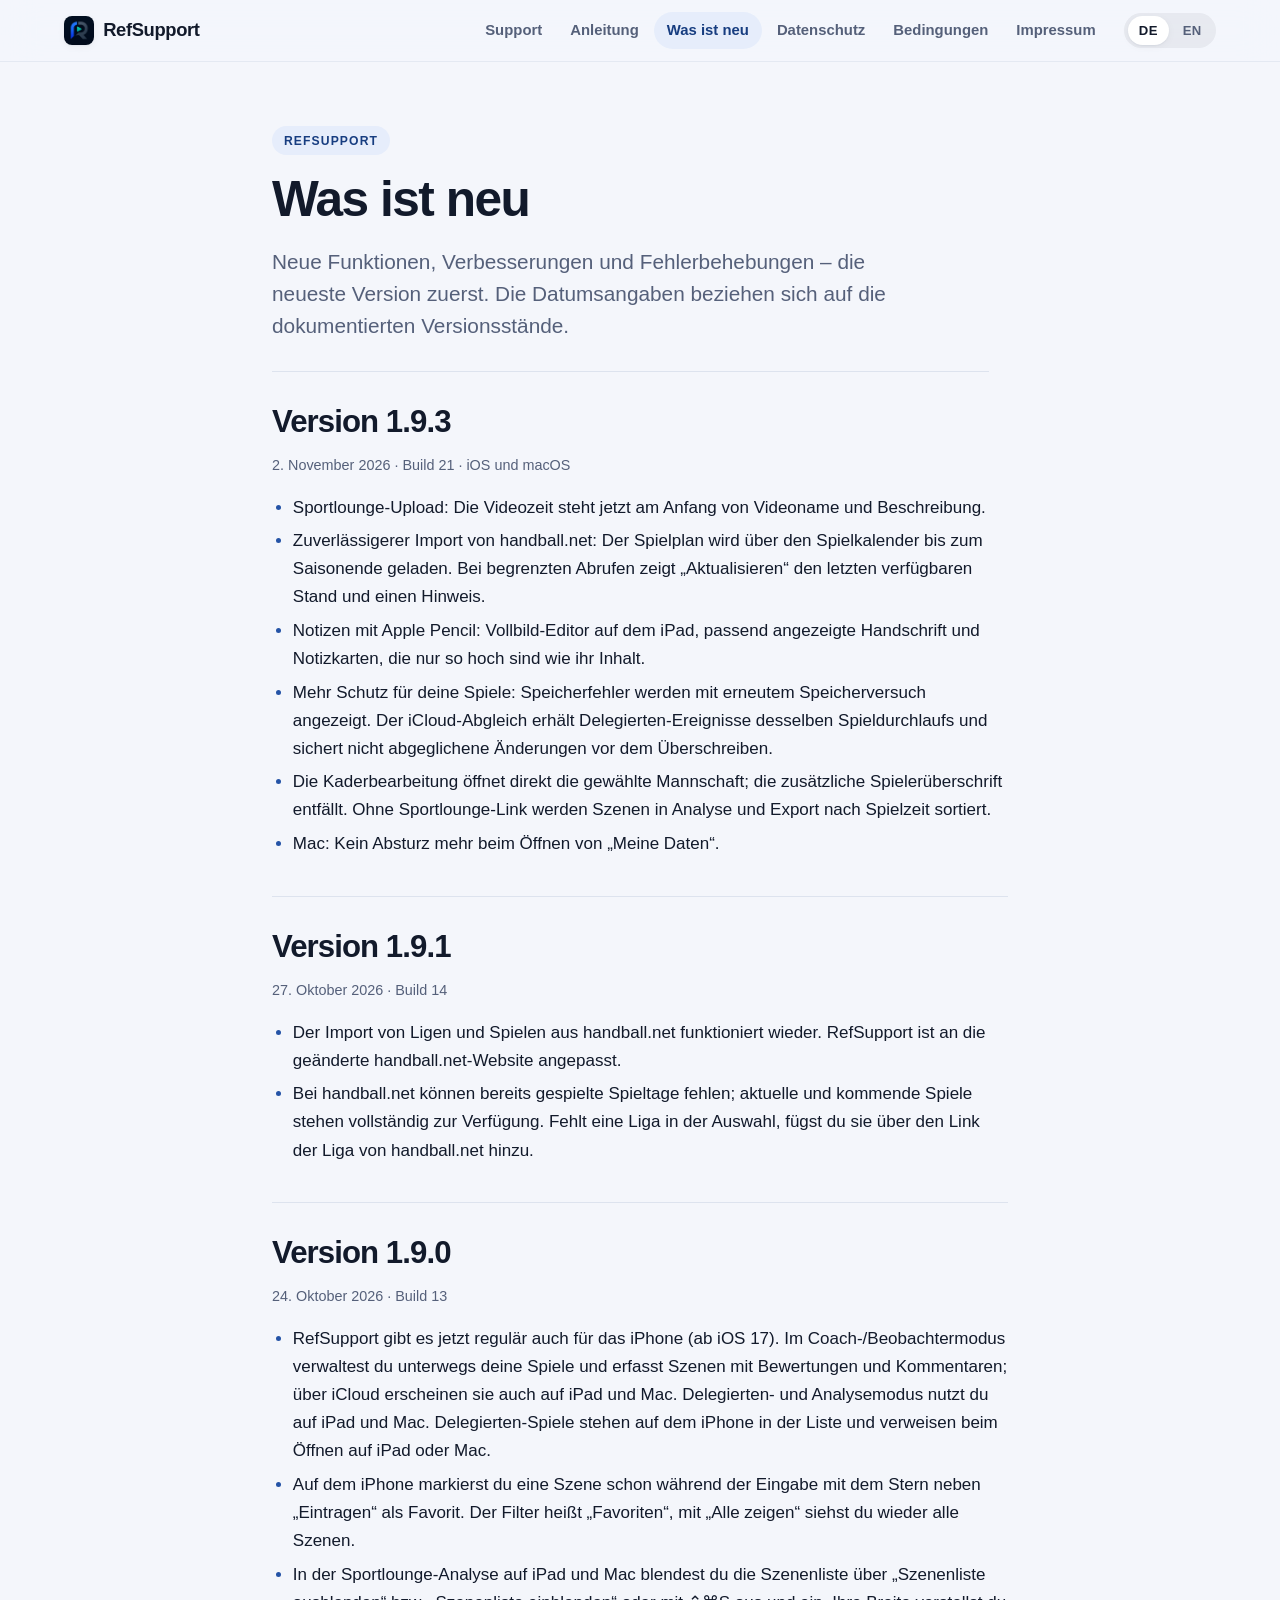
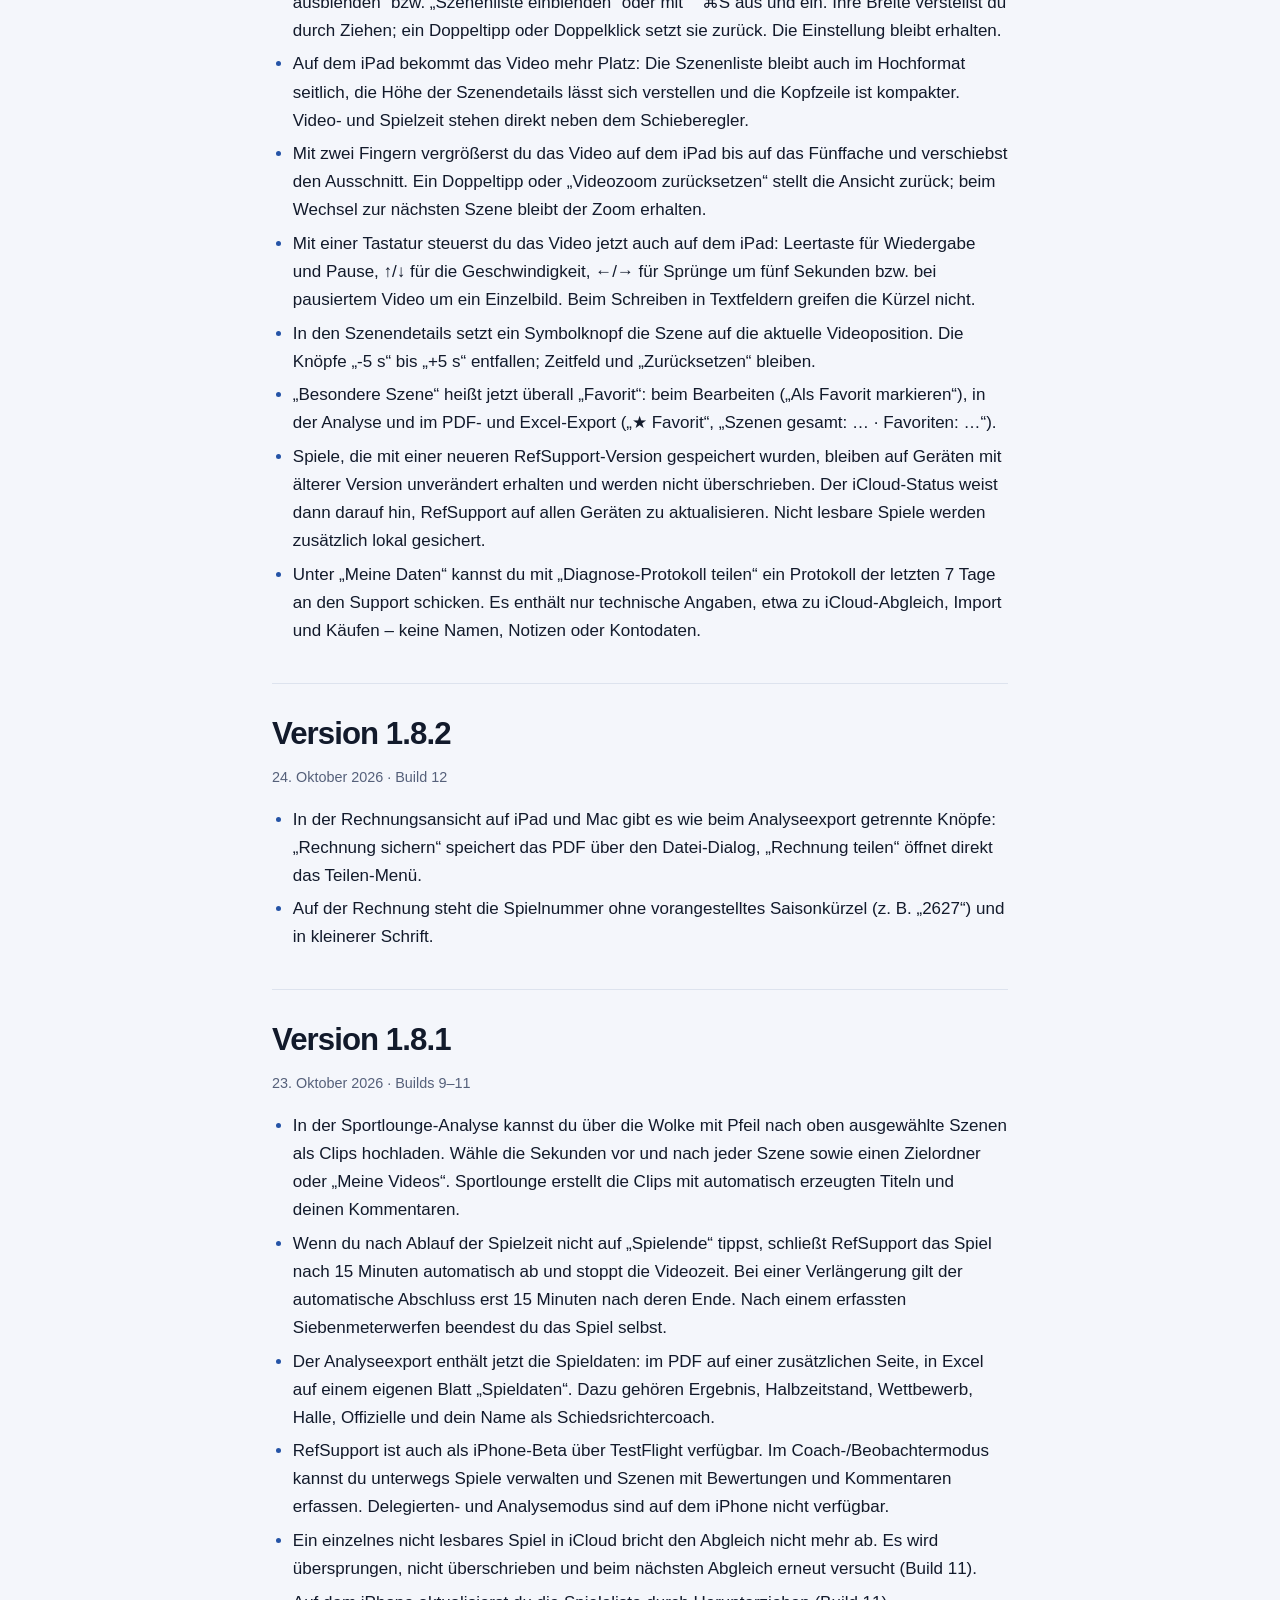
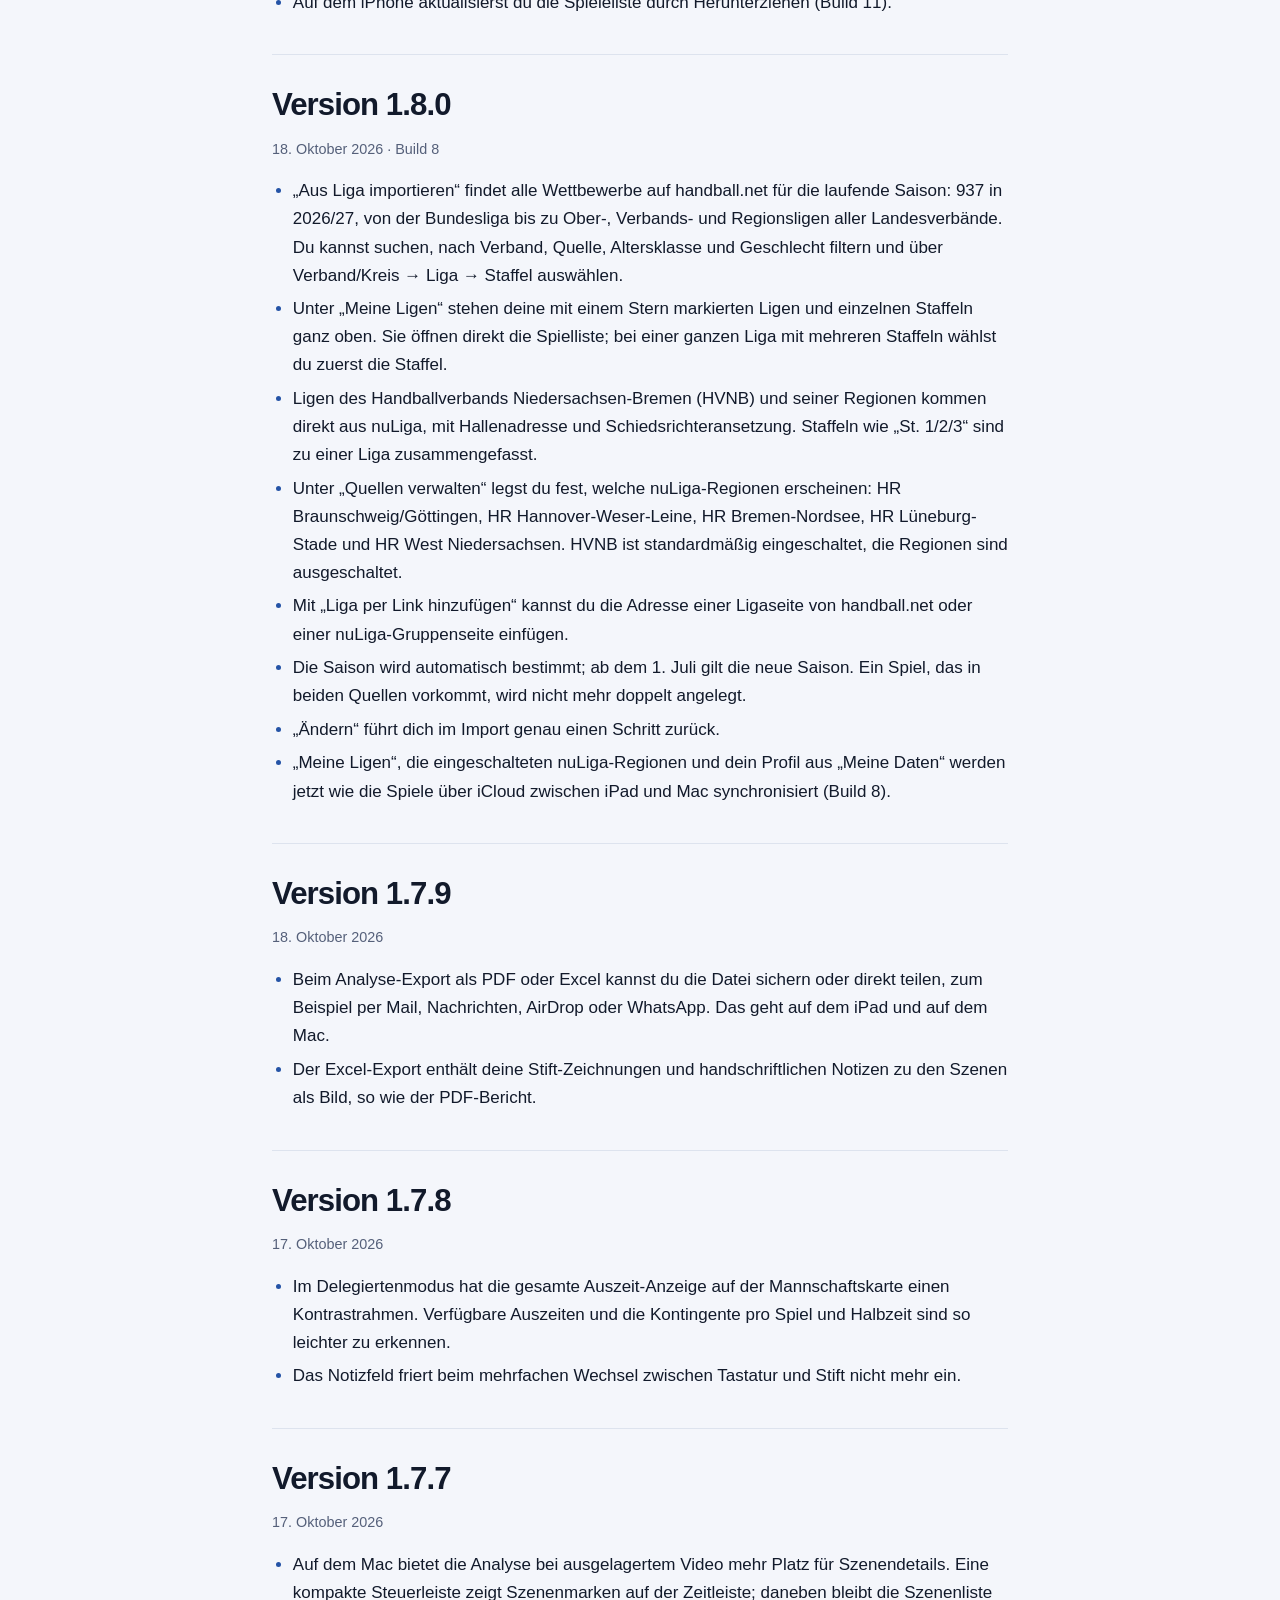
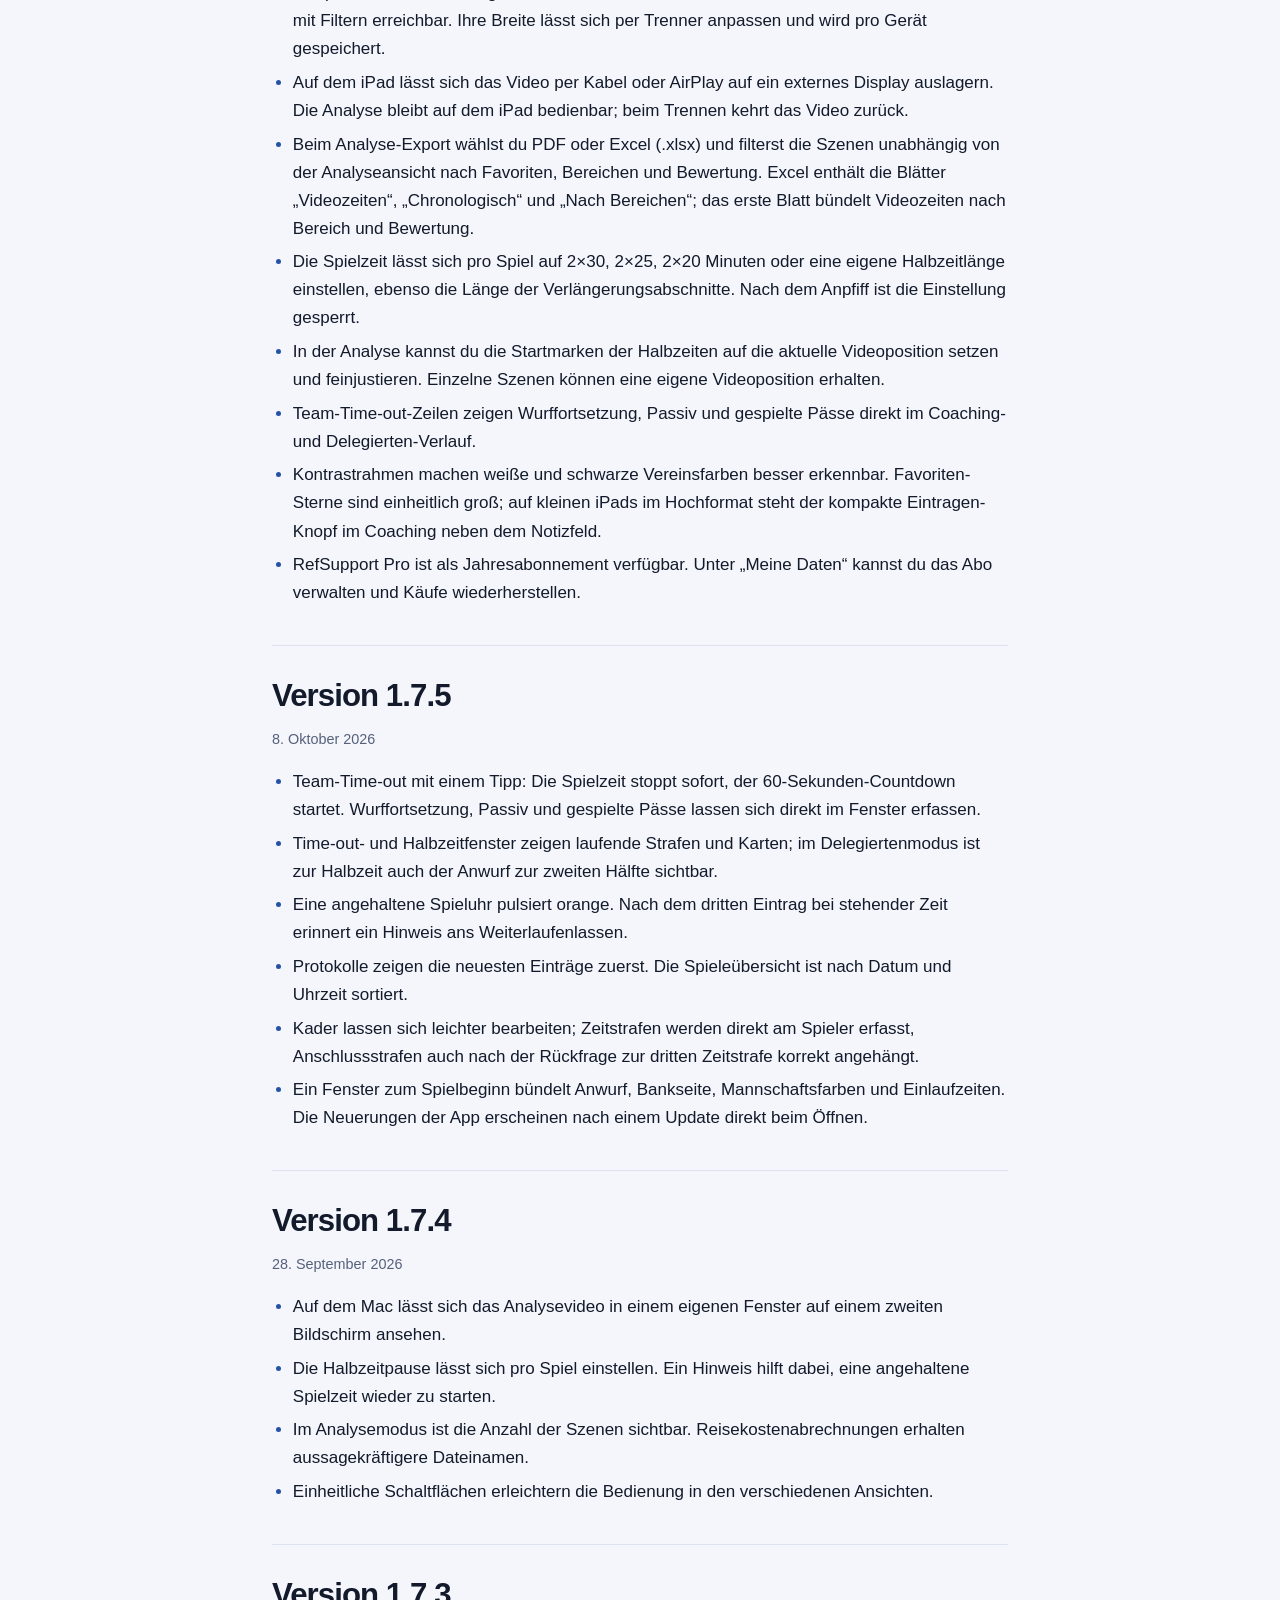
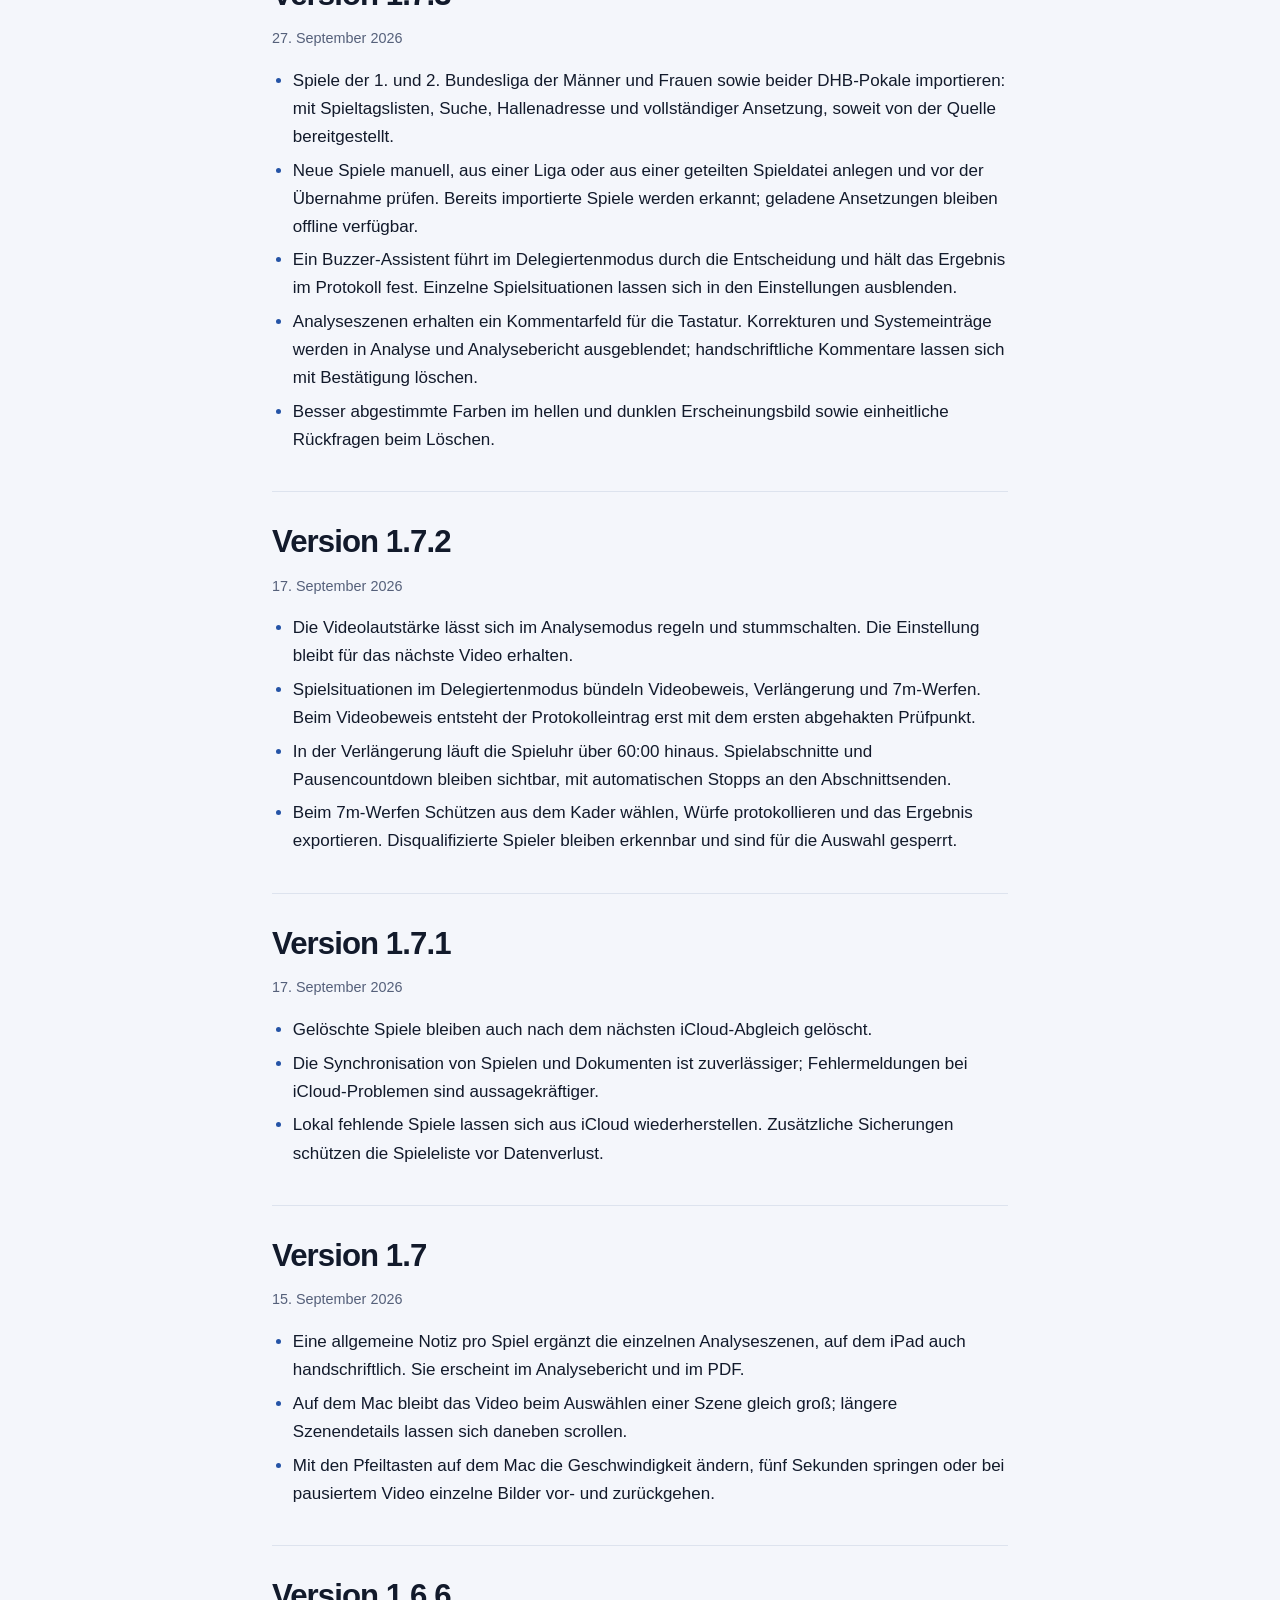
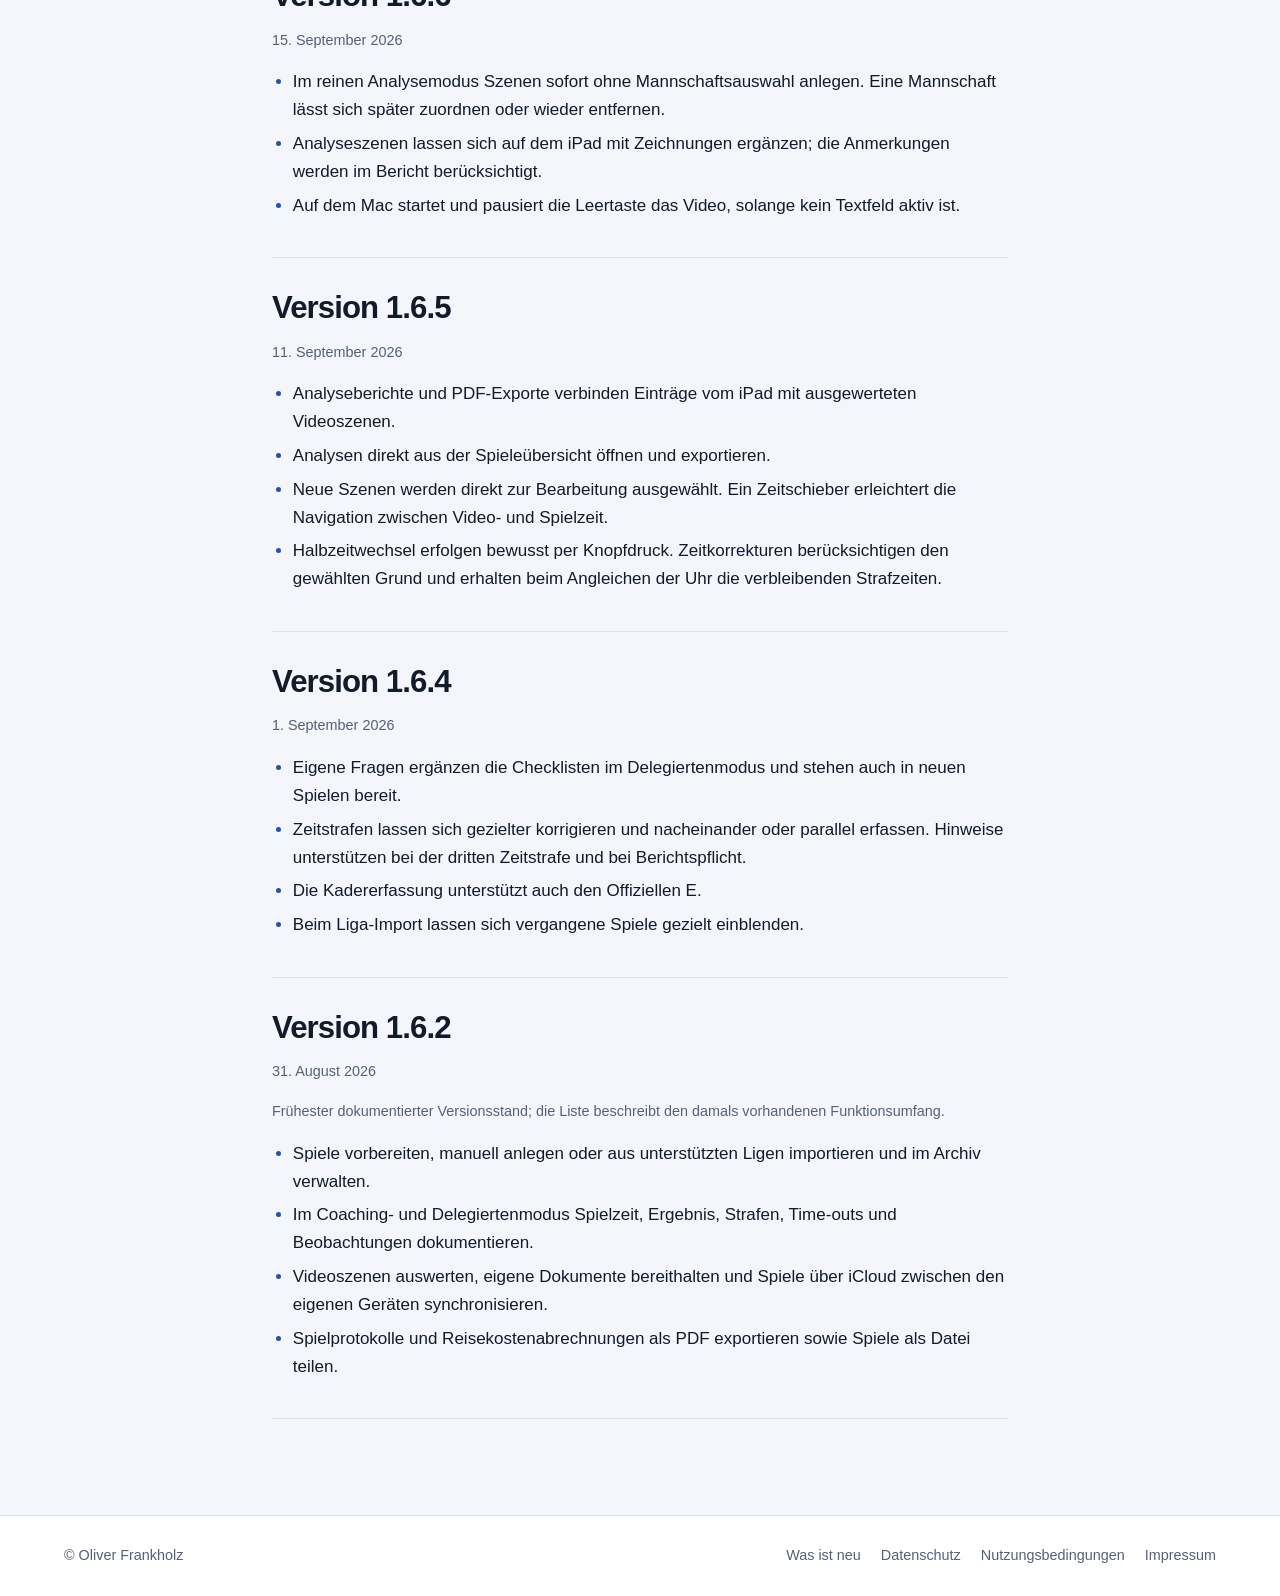
<file: changelog.html>
<!doctype html>
<html lang="de">
<head>
  <meta charset="utf-8">
  <meta name="viewport" content="width=device-width, initial-scale=1">
  <meta name="description" content="Neue Funktionen und Verbesserungen der einzelnen RefSupport-Versionen.">
  <meta name="color-scheme" content="light dark">
  <meta http-equiv="Content-Security-Policy" content="default-src 'self'; script-src 'self' https://gc.zgo.at; connect-src 'self' https://ref-support.goatcounter.com; style-src 'self'; img-src 'self' data: https://ref-support.goatcounter.com; object-src 'none'; base-uri 'none'; form-action 'none'">
  <title>Was ist neu · RefSupport</title>
  <link rel="stylesheet" href="styles.css?v=20261017a">
  <link rel="icon" type="image/png" href="images/app-icon-64.png">
  <link rel="apple-touch-icon" href="images/app-icon-180.png">
  <link rel="alternate" hreflang="en" href="en/changelog.html">
</head>
<body>
  <a class="skip-link" href="#inhalt">Zum Inhalt</a>
  <header class="site-header">
    <div class="header-inner">
      <a class="brand" href="index.html"><img src="images/app-icon-64.png" alt="" width="30" height="30">RefSupport</a>
      <nav class="site-nav" aria-label="Hauptnavigation">
        <a href="index.html">Support</a>
        <a href="anleitung.html">Anleitung</a>
        <a href="changelog.html" aria-current="page">Was ist neu</a>
        <a href="datenschutz.html">Datenschutz</a>
        <a href="nutzungsbedingungen.html">Bedingungen</a>
        <a href="impressum.html">Impressum</a>
      </nav>
      <nav class="language-nav" aria-label="Sprache">
        <a href="changelog.html" lang="de" aria-current="page">DE</a>
        <a href="en/changelog.html" lang="en">EN</a>
      </nav>
    </div>
  </header>

  <main id="inhalt" class="page content">
    <p class="eyebrow">RefSupport</p>
    <h1>Was ist neu</h1>
    <p class="lead">Neue Funktionen, Verbesserungen und Fehlerbehebungen – die neueste Version zuerst. Die Datumsangaben beziehen sich auf die dokumentierten Versionsstände.</p>

    <section class="release" id="version-1-9-3" aria-labelledby="version-1-9-3-title">
      <h2 id="version-1-9-3-title">Version 1.9.3</h2>
      <p class="meta"><time datetime="2026-11-02">2. November 2026</time> · Build 21 · iOS und macOS</p>
      <ul>
        <li>Sportlounge-Upload: Die Videozeit steht jetzt am Anfang von Videoname und Beschreibung.</li>
        <li>Zuverlässigerer Import von handball.net: Der Spielplan wird über den Spielkalender bis zum Saisonende geladen. Bei begrenzten Abrufen zeigt „Aktualisieren“ den letzten verfügbaren Stand und einen Hinweis.</li>
        <li>Notizen mit Apple Pencil: Vollbild-Editor auf dem iPad, passend angezeigte Handschrift und Notizkarten, die nur so hoch sind wie ihr Inhalt.</li>
        <li>Mehr Schutz für deine Spiele: Speicherfehler werden mit erneutem Speicherversuch angezeigt. Der iCloud-Abgleich erhält Delegierten-Ereignisse desselben Spieldurchlaufs und sichert nicht abgeglichene Änderungen vor dem Überschreiben.</li>
        <li>Die Kaderbearbeitung öffnet direkt die gewählte Mannschaft; die zusätzliche Spielerüberschrift entfällt. Ohne Sportlounge-Link werden Szenen in Analyse und Export nach Spielzeit sortiert.</li>
        <li>Mac: Kein Absturz mehr beim Öffnen von „Meine Daten“.</li>
      </ul>
    </section>

    <section class="release" id="version-1-9-1" aria-labelledby="version-1-9-1-title">
      <h2 id="version-1-9-1-title">Version 1.9.1</h2>
      <p class="meta"><time datetime="2026-10-27">27. Oktober 2026</time> · Build 14</p>
      <ul>
        <li>Der Import von Ligen und Spielen aus handball.net funktioniert wieder. RefSupport ist an die geänderte handball.net-Website angepasst.</li>
        <li>Bei handball.net können bereits gespielte Spieltage fehlen; aktuelle und kommende Spiele stehen vollständig zur Verfügung. Fehlt eine Liga in der Auswahl, fügst du sie über den Link der Liga von handball.net hinzu.</li>
      </ul>
    </section>

    <section class="release" id="version-1-9-0" aria-labelledby="version-1-9-0-title">
      <h2 id="version-1-9-0-title">Version 1.9.0</h2>
      <p class="meta"><time datetime="2026-10-24">24. Oktober 2026</time> · Build 13</p>
      <ul>
        <li>RefSupport gibt es jetzt regulär auch für das iPhone (ab iOS 17). Im Coach-/Beobachtermodus verwaltest du unterwegs deine Spiele und erfasst Szenen mit Bewertungen und Kommentaren; über iCloud erscheinen sie auch auf iPad und Mac. Delegierten- und Analysemodus nutzt du auf iPad und Mac. Delegierten-Spiele stehen auf dem iPhone in der Liste und verweisen beim Öffnen auf iPad oder Mac.</li>
        <li>Auf dem iPhone markierst du eine Szene schon während der Eingabe mit dem Stern neben „Eintragen“ als Favorit. Der Filter heißt „Favoriten“, mit „Alle zeigen“ siehst du wieder alle Szenen.</li>
        <li>In der Sportlounge-Analyse auf iPad und Mac blendest du die Szenenliste über „Szenenliste ausblenden“ bzw. „Szenenliste einblenden“ oder mit ⌃⌘S aus und ein. Ihre Breite verstellst du durch Ziehen; ein Doppeltipp oder Doppelklick setzt sie zurück. Die Einstellung bleibt erhalten.</li>
        <li>Auf dem iPad bekommt das Video mehr Platz: Die Szenenliste bleibt auch im Hochformat seitlich, die Höhe der Szenendetails lässt sich verstellen und die Kopfzeile ist kompakter. Video- und Spielzeit stehen direkt neben dem Schieberegler.</li>
        <li>Mit zwei Fingern vergrößerst du das Video auf dem iPad bis auf das Fünffache und verschiebst den Ausschnitt. Ein Doppeltipp oder „Videozoom zurücksetzen“ stellt die Ansicht zurück; beim Wechsel zur nächsten Szene bleibt der Zoom erhalten.</li>
        <li>Mit einer Tastatur steuerst du das Video jetzt auch auf dem iPad: Leertaste für Wiedergabe und Pause, ↑/↓ für die Geschwindigkeit, ←/→ für Sprünge um fünf Sekunden bzw. bei pausiertem Video um ein Einzelbild. Beim Schreiben in Textfeldern greifen die Kürzel nicht.</li>
        <li>In den Szenendetails setzt ein Symbolknopf die Szene auf die aktuelle Videoposition. Die Knöpfe „-5 s“ bis „+5 s“ entfallen; Zeitfeld und „Zurücksetzen“ bleiben.</li>
        <li>„Besondere Szene“ heißt jetzt überall „Favorit“: beim Bearbeiten („Als Favorit markieren“), in der Analyse und im PDF- und Excel-Export („★ Favorit“, „Szenen gesamt: … · Favoriten: …“).</li>
        <li>Spiele, die mit einer neueren RefSupport-Version gespeichert wurden, bleiben auf Geräten mit älterer Version unverändert erhalten und werden nicht überschrieben. Der iCloud-Status weist dann darauf hin, RefSupport auf allen Geräten zu aktualisieren. Nicht lesbare Spiele werden zusätzlich lokal gesichert.</li>
        <li>Unter „Meine Daten“ kannst du mit „Diagnose-Protokoll teilen“ ein Protokoll der letzten 7 Tage an den Support schicken. Es enthält nur technische Angaben, etwa zu iCloud-Abgleich, Import und Käufen – keine Namen, Notizen oder Kontodaten.</li>
      </ul>
    </section>

    <section class="release" id="version-1-8-2" aria-labelledby="version-1-8-2-title">
      <h2 id="version-1-8-2-title">Version 1.8.2</h2>
      <p class="meta"><time datetime="2026-10-24">24. Oktober 2026</time> · Build 12</p>
      <ul>
        <li>In der Rechnungsansicht auf iPad und Mac gibt es wie beim Analyseexport getrennte Knöpfe: „Rechnung sichern“ speichert das PDF über den Datei-Dialog, „Rechnung teilen“ öffnet direkt das Teilen-Menü.</li>
        <li>Auf der Rechnung steht die Spielnummer ohne vorangestelltes Saisonkürzel (z. B. „2627“) und in kleinerer Schrift.</li>
      </ul>
    </section>

    <section class="release" id="version-1-8-1" aria-labelledby="version-1-8-1-title">
      <h2 id="version-1-8-1-title">Version 1.8.1</h2>
      <p class="meta"><time datetime="2026-10-23">23. Oktober 2026</time> · Builds 9–11</p>
      <ul>
        <li>In der Sportlounge-Analyse kannst du über die Wolke mit Pfeil nach oben ausgewählte Szenen als Clips hochladen. Wähle die Sekunden vor und nach jeder Szene sowie einen Zielordner oder „Meine Videos“. Sportlounge erstellt die Clips mit automatisch erzeugten Titeln und deinen Kommentaren.</li>
        <li>Wenn du nach Ablauf der Spielzeit nicht auf „Spielende“ tippst, schließt RefSupport das Spiel nach 15 Minuten automatisch ab und stoppt die Videozeit. Bei einer Verlängerung gilt der automatische Abschluss erst 15 Minuten nach deren Ende. Nach einem erfassten Siebenmeterwerfen beendest du das Spiel selbst.</li>
        <li>Der Analyseexport enthält jetzt die Spieldaten: im PDF auf einer zusätzlichen Seite, in Excel auf einem eigenen Blatt „Spieldaten“. Dazu gehören Ergebnis, Halbzeitstand, Wettbewerb, Halle, Offizielle und dein Name als Schiedsrichtercoach.</li>
        <li>RefSupport ist auch als iPhone-Beta über TestFlight verfügbar. Im Coach-/Beobachtermodus kannst du unterwegs Spiele verwalten und Szenen mit Bewertungen und Kommentaren erfassen. Delegierten- und Analysemodus sind auf dem iPhone nicht verfügbar.</li>
        <li>Ein einzelnes nicht lesbares Spiel in iCloud bricht den Abgleich nicht mehr ab. Es wird übersprungen, nicht überschrieben und beim nächsten Abgleich erneut versucht (Build 11).</li>
        <li>Auf dem iPhone aktualisierst du die Spieleliste durch Herunterziehen (Build 11).</li>
      </ul>
    </section>

    <section class="release" id="version-1-8-0" aria-labelledby="version-1-8-0-title">
      <h2 id="version-1-8-0-title">Version 1.8.0</h2>
      <p class="meta"><time datetime="2026-10-18">18. Oktober 2026</time> · Build 8</p>
      <ul>
        <li>„Aus Liga importieren“ findet alle Wettbewerbe auf handball.net für die laufende Saison: 937 in 2026/27, von der Bundesliga bis zu Ober-, Verbands- und Regionsligen aller Landesverbände. Du kannst suchen, nach Verband, Quelle, Altersklasse und Geschlecht filtern und über Verband/Kreis → Liga → Staffel auswählen.</li>
        <li>Unter „Meine Ligen“ stehen deine mit einem Stern markierten Ligen und einzelnen Staffeln ganz oben. Sie öffnen direkt die Spielliste; bei einer ganzen Liga mit mehreren Staffeln wählst du zuerst die Staffel.</li>
        <li>Ligen des Handballverbands Niedersachsen-Bremen (HVNB) und seiner Regionen kommen direkt aus nuLiga, mit Hallenadresse und Schiedsrichteransetzung. Staffeln wie „St. 1/2/3“ sind zu einer Liga zusammengefasst.</li>
        <li>Unter „Quellen verwalten“ legst du fest, welche nuLiga-Regionen erscheinen: HR Braunschweig/Göttingen, HR Hannover-Weser-Leine, HR Bremen-Nordsee, HR Lüneburg-Stade und HR West Niedersachsen. HVNB ist standardmäßig eingeschaltet, die Regionen sind ausgeschaltet.</li>
        <li>Mit „Liga per Link hinzufügen“ kannst du die Adresse einer Ligaseite von handball.net oder einer nuLiga-Gruppenseite einfügen.</li>
        <li>Die Saison wird automatisch bestimmt; ab dem 1. Juli gilt die neue Saison. Ein Spiel, das in beiden Quellen vorkommt, wird nicht mehr doppelt angelegt.</li>
        <li>„Ändern“ führt dich im Import genau einen Schritt zurück.</li>
        <li>„Meine Ligen“, die eingeschalteten nuLiga-Regionen und dein Profil aus „Meine Daten“ werden jetzt wie die Spiele über iCloud zwischen iPad und Mac synchronisiert (Build 8).</li>
      </ul>
    </section>

    <section class="release" id="version-1-7-9" aria-labelledby="version-1-7-9-title">
      <h2 id="version-1-7-9-title">Version 1.7.9</h2>
      <p class="meta"><time datetime="2026-10-18">18. Oktober 2026</time></p>
      <ul>
        <li>Beim Analyse-Export als PDF oder Excel kannst du die Datei sichern oder direkt teilen, zum Beispiel per Mail, Nachrichten, AirDrop oder WhatsApp. Das geht auf dem iPad und auf dem Mac.</li>
        <li>Der Excel-Export enthält deine Stift-Zeichnungen und handschriftlichen Notizen zu den Szenen als Bild, so wie der PDF-Bericht.</li>
      </ul>
    </section>

    <section class="release" id="version-1-7-8" aria-labelledby="version-1-7-8-title">
      <h2 id="version-1-7-8-title">Version 1.7.8</h2>
      <p class="meta"><time datetime="2026-10-17">17. Oktober 2026</time></p>
      <ul>
        <li>Im Delegiertenmodus hat die gesamte Auszeit-Anzeige auf der Mannschaftskarte einen Kontrastrahmen. Verfügbare Auszeiten und die Kontingente pro Spiel und Halbzeit sind so leichter zu erkennen.</li>
        <li>Das Notizfeld friert beim mehrfachen Wechsel zwischen Tastatur und Stift nicht mehr ein.</li>
      </ul>
    </section>

    <section class="release" id="version-1-7-7" aria-labelledby="version-1-7-7-title">
      <h2 id="version-1-7-7-title">Version 1.7.7</h2>
      <p class="meta"><time datetime="2026-10-17">17. Oktober 2026</time></p>
      <ul>
        <li>Auf dem Mac bietet die Analyse bei ausgelagertem Video mehr Platz für Szenendetails. Eine kompakte Steuerleiste zeigt Szenenmarken auf der Zeitleiste; daneben bleibt die Szenenliste mit Filtern erreichbar. Ihre Breite lässt sich per Trenner anpassen und wird pro Gerät gespeichert.</li>
        <li>Auf dem iPad lässt sich das Video per Kabel oder AirPlay auf ein externes Display auslagern. Die Analyse bleibt auf dem iPad bedienbar; beim Trennen kehrt das Video zurück.</li>
        <li>Beim Analyse-Export wählst du PDF oder Excel (.xlsx) und filterst die Szenen unabhängig von der Analyseansicht nach Favoriten, Bereichen und Bewertung. Excel enthält die Blätter „Videozeiten“, „Chronologisch“ und „Nach Bereichen“; das erste Blatt bündelt Videozeiten nach Bereich und Bewertung.</li>
        <li>Die Spielzeit lässt sich pro Spiel auf 2×30, 2×25, 2×20 Minuten oder eine eigene Halbzeitlänge einstellen, ebenso die Länge der Verlängerungsabschnitte. Nach dem Anpfiff ist die Einstellung gesperrt.</li>
        <li>In der Analyse kannst du die Startmarken der Halbzeiten auf die aktuelle Videoposition setzen und feinjustieren. Einzelne Szenen können eine eigene Videoposition erhalten.</li>
        <li>Team-Time-out-Zeilen zeigen Wurffortsetzung, Passiv und gespielte Pässe direkt im Coaching- und Delegierten-Verlauf.</li>
        <li>Kontrastrahmen machen weiße und schwarze Vereinsfarben besser erkennbar. Favoriten-Sterne sind einheitlich groß; auf kleinen iPads im Hochformat steht der kompakte Eintragen-Knopf im Coaching neben dem Notizfeld.</li>
        <li>RefSupport Pro ist als Jahresabonnement verfügbar. Unter „Meine Daten“ kannst du das Abo verwalten und Käufe wiederherstellen.</li>
      </ul>
    </section>

    <section class="release" id="version-1-7-5" aria-labelledby="version-1-7-5-title">
      <h2 id="version-1-7-5-title">Version 1.7.5</h2>
      <p class="meta"><time datetime="2026-10-08">8. Oktober 2026</time></p>
      <ul>
        <li>Team-Time-out mit einem Tipp: Die Spielzeit stoppt sofort, der 60-Sekunden-Countdown startet. Wurffortsetzung, Passiv und gespielte Pässe lassen sich direkt im Fenster erfassen.</li>
        <li>Time-out- und Halbzeitfenster zeigen laufende Strafen und Karten; im Delegiertenmodus ist zur Halbzeit auch der Anwurf zur zweiten Hälfte sichtbar.</li>
        <li>Eine angehaltene Spieluhr pulsiert orange. Nach dem dritten Eintrag bei stehender Zeit erinnert ein Hinweis ans Weiterlaufenlassen.</li>
        <li>Protokolle zeigen die neuesten Einträge zuerst. Die Spieleübersicht ist nach Datum und Uhrzeit sortiert.</li>
        <li>Kader lassen sich leichter bearbeiten; Zeitstrafen werden direkt am Spieler erfasst, Anschlussstrafen auch nach der Rückfrage zur dritten Zeitstrafe korrekt angehängt.</li>
        <li>Ein Fenster zum Spielbeginn bündelt Anwurf, Bankseite, Mannschaftsfarben und Einlaufzeiten. Die Neuerungen der App erscheinen nach einem Update direkt beim Öffnen.</li>
      </ul>
    </section>

    <section class="release" id="version-1-7-4" aria-labelledby="version-1-7-4-title">
      <h2 id="version-1-7-4-title">Version 1.7.4</h2>
      <p class="meta"><time datetime="2026-09-28">28. September 2026</time></p>
      <ul>
        <li>Auf dem Mac lässt sich das Analysevideo in einem eigenen Fenster auf einem zweiten Bildschirm ansehen.</li>
        <li>Die Halbzeitpause lässt sich pro Spiel einstellen. Ein Hinweis hilft dabei, eine angehaltene Spielzeit wieder zu starten.</li>
        <li>Im Analysemodus ist die Anzahl der Szenen sichtbar. Reisekostenabrechnungen erhalten aussagekräftigere Dateinamen.</li>
        <li>Einheitliche Schaltflächen erleichtern die Bedienung in den verschiedenen Ansichten.</li>
      </ul>
    </section>

    <section class="release" id="version-1-7-3" aria-labelledby="version-1-7-3-title">
      <h2 id="version-1-7-3-title">Version 1.7.3</h2>
      <p class="meta"><time datetime="2026-09-27">27. September 2026</time></p>
      <ul>
        <li>Spiele der 1. und 2. Bundesliga der Männer und Frauen sowie beider DHB-Pokale importieren: mit Spieltagslisten, Suche, Hallenadresse und vollständiger Ansetzung, soweit von der Quelle bereitgestellt.</li>
        <li>Neue Spiele manuell, aus einer Liga oder aus einer geteilten Spieldatei anlegen und vor der Übernahme prüfen. Bereits importierte Spiele werden erkannt; geladene Ansetzungen bleiben offline verfügbar.</li>
        <li>Ein Buzzer-Assistent führt im Delegiertenmodus durch die Entscheidung und hält das Ergebnis im Protokoll fest. Einzelne Spielsituationen lassen sich in den Einstellungen ausblenden.</li>
        <li>Analyseszenen erhalten ein Kommentarfeld für die Tastatur. Korrekturen und Systemeinträge werden in Analyse und Analysebericht ausgeblendet; handschriftliche Kommentare lassen sich mit Bestätigung löschen.</li>
        <li>Besser abgestimmte Farben im hellen und dunklen Erscheinungsbild sowie einheitliche Rückfragen beim Löschen.</li>
      </ul>
    </section>

    <section class="release" id="version-1-7-2" aria-labelledby="version-1-7-2-title">
      <h2 id="version-1-7-2-title">Version 1.7.2</h2>
      <p class="meta"><time datetime="2026-09-17">17. September 2026</time></p>
      <ul>
        <li>Die Videolautstärke lässt sich im Analysemodus regeln und stummschalten. Die Einstellung bleibt für das nächste Video erhalten.</li>
        <li>Spielsituationen im Delegiertenmodus bündeln Videobeweis, Verlängerung und 7m-Werfen. Beim Videobeweis entsteht der Protokolleintrag erst mit dem ersten abgehakten Prüfpunkt.</li>
        <li>In der Verlängerung läuft die Spieluhr über 60:00 hinaus. Spielabschnitte und Pausencountdown bleiben sichtbar, mit automatischen Stopps an den Abschnittsenden.</li>
        <li>Beim 7m-Werfen Schützen aus dem Kader wählen, Würfe protokollieren und das Ergebnis exportieren. Disqualifizierte Spieler bleiben erkennbar und sind für die Auswahl gesperrt.</li>
      </ul>
    </section>

    <section class="release" id="version-1-7-1" aria-labelledby="version-1-7-1-title">
      <h2 id="version-1-7-1-title">Version 1.7.1</h2>
      <p class="meta"><time datetime="2026-09-17">17. September 2026</time></p>
      <ul>
        <li>Gelöschte Spiele bleiben auch nach dem nächsten iCloud-Abgleich gelöscht.</li>
        <li>Die Synchronisation von Spielen und Dokumenten ist zuverlässiger; Fehlermeldungen bei iCloud-Problemen sind aussagekräftiger.</li>
        <li>Lokal fehlende Spiele lassen sich aus iCloud wiederherstellen. Zusätzliche Sicherungen schützen die Spieleliste vor Datenverlust.</li>
      </ul>
    </section>

    <section class="release" id="version-1-7" aria-labelledby="version-1-7-title">
      <h2 id="version-1-7-title">Version 1.7</h2>
      <p class="meta"><time datetime="2026-09-15">15. September 2026</time></p>
      <ul>
        <li>Eine allgemeine Notiz pro Spiel ergänzt die einzelnen Analyseszenen, auf dem iPad auch handschriftlich. Sie erscheint im Analysebericht und im PDF.</li>
        <li>Auf dem Mac bleibt das Video beim Auswählen einer Szene gleich groß; längere Szenendetails lassen sich daneben scrollen.</li>
        <li>Mit den Pfeiltasten auf dem Mac die Geschwindigkeit ändern, fünf Sekunden springen oder bei pausiertem Video einzelne Bilder vor- und zurückgehen.</li>
      </ul>
    </section>

    <section class="release" id="version-1-6-6" aria-labelledby="version-1-6-6-title">
      <h2 id="version-1-6-6-title">Version 1.6.6</h2>
      <p class="meta"><time datetime="2026-09-15">15. September 2026</time></p>
      <ul>
        <li>Im reinen Analysemodus Szenen sofort ohne Mannschaftsauswahl anlegen. Eine Mannschaft lässt sich später zuordnen oder wieder entfernen.</li>
        <li>Analyseszenen lassen sich auf dem iPad mit Zeichnungen ergänzen; die Anmerkungen werden im Bericht berücksichtigt.</li>
        <li>Auf dem Mac startet und pausiert die Leertaste das Video, solange kein Textfeld aktiv ist.</li>
      </ul>
    </section>

    <section class="release" id="version-1-6-5" aria-labelledby="version-1-6-5-title">
      <h2 id="version-1-6-5-title">Version 1.6.5</h2>
      <p class="meta"><time datetime="2026-09-11">11. September 2026</time></p>
      <ul>
        <li>Analyseberichte und PDF-Exporte verbinden Einträge vom iPad mit ausgewerteten Videoszenen.</li>
        <li>Analysen direkt aus der Spieleübersicht öffnen und exportieren.</li>
        <li>Neue Szenen werden direkt zur Bearbeitung ausgewählt. Ein Zeitschieber erleichtert die Navigation zwischen Video- und Spielzeit.</li>
        <li>Halbzeitwechsel erfolgen bewusst per Knopfdruck. Zeitkorrekturen berücksichtigen den gewählten Grund und erhalten beim Angleichen der Uhr die verbleibenden Strafzeiten.</li>
      </ul>
    </section>

    <section class="release" id="version-1-6-4" aria-labelledby="version-1-6-4-title">
      <h2 id="version-1-6-4-title">Version 1.6.4</h2>
      <p class="meta"><time datetime="2026-09-01">1. September 2026</time></p>
      <ul>
        <li>Eigene Fragen ergänzen die Checklisten im Delegiertenmodus und stehen auch in neuen Spielen bereit.</li>
        <li>Zeitstrafen lassen sich gezielter korrigieren und nacheinander oder parallel erfassen. Hinweise unterstützen bei der dritten Zeitstrafe und bei Berichtspflicht.</li>
        <li>Die Kadererfassung unterstützt auch den Offiziellen E.</li>
        <li>Beim Liga-Import lassen sich vergangene Spiele gezielt einblenden.</li>
      </ul>
    </section>

    <section class="release" id="version-1-6-2" aria-labelledby="version-1-6-2-title">
      <h2 id="version-1-6-2-title">Version 1.6.2</h2>
      <p class="meta"><time datetime="2026-08-31">31. August 2026</time></p>
      <p class="meta">Frühester dokumentierter Versionsstand; die Liste beschreibt den damals vorhandenen Funktionsumfang.</p>
      <ul>
        <li>Spiele vorbereiten, manuell anlegen oder aus unterstützten Ligen importieren und im Archiv verwalten.</li>
        <li>Im Coaching- und Delegiertenmodus Spielzeit, Ergebnis, Strafen, Time-outs und Beobachtungen dokumentieren.</li>
        <li>Videoszenen auswerten, eigene Dokumente bereithalten und Spiele über iCloud zwischen den eigenen Geräten synchronisieren.</li>
        <li>Spielprotokolle und Reisekostenabrechnungen als PDF exportieren sowie Spiele als Datei teilen.</li>
      </ul>
    </section>

  </main>

  <footer class="site-footer">
    <div class="footer-inner">
      <p>© Oliver Frankholz</p>
      <nav class="footer-links" aria-label="Weitere Informationen">
        <a href="changelog.html" aria-current="page">Was ist neu</a>
        <a href="datenschutz.html">Datenschutz</a>
        <a href="nutzungsbedingungen.html">Nutzungsbedingungen</a>
        <a href="impressum.html">Impressum</a>
      </nav>
    </div>
  </footer>
<script data-goatcounter="https://ref-support.goatcounter.com/count" async src="//gc.zgo.at/count.js"></script>
</body>
</html>
</file>
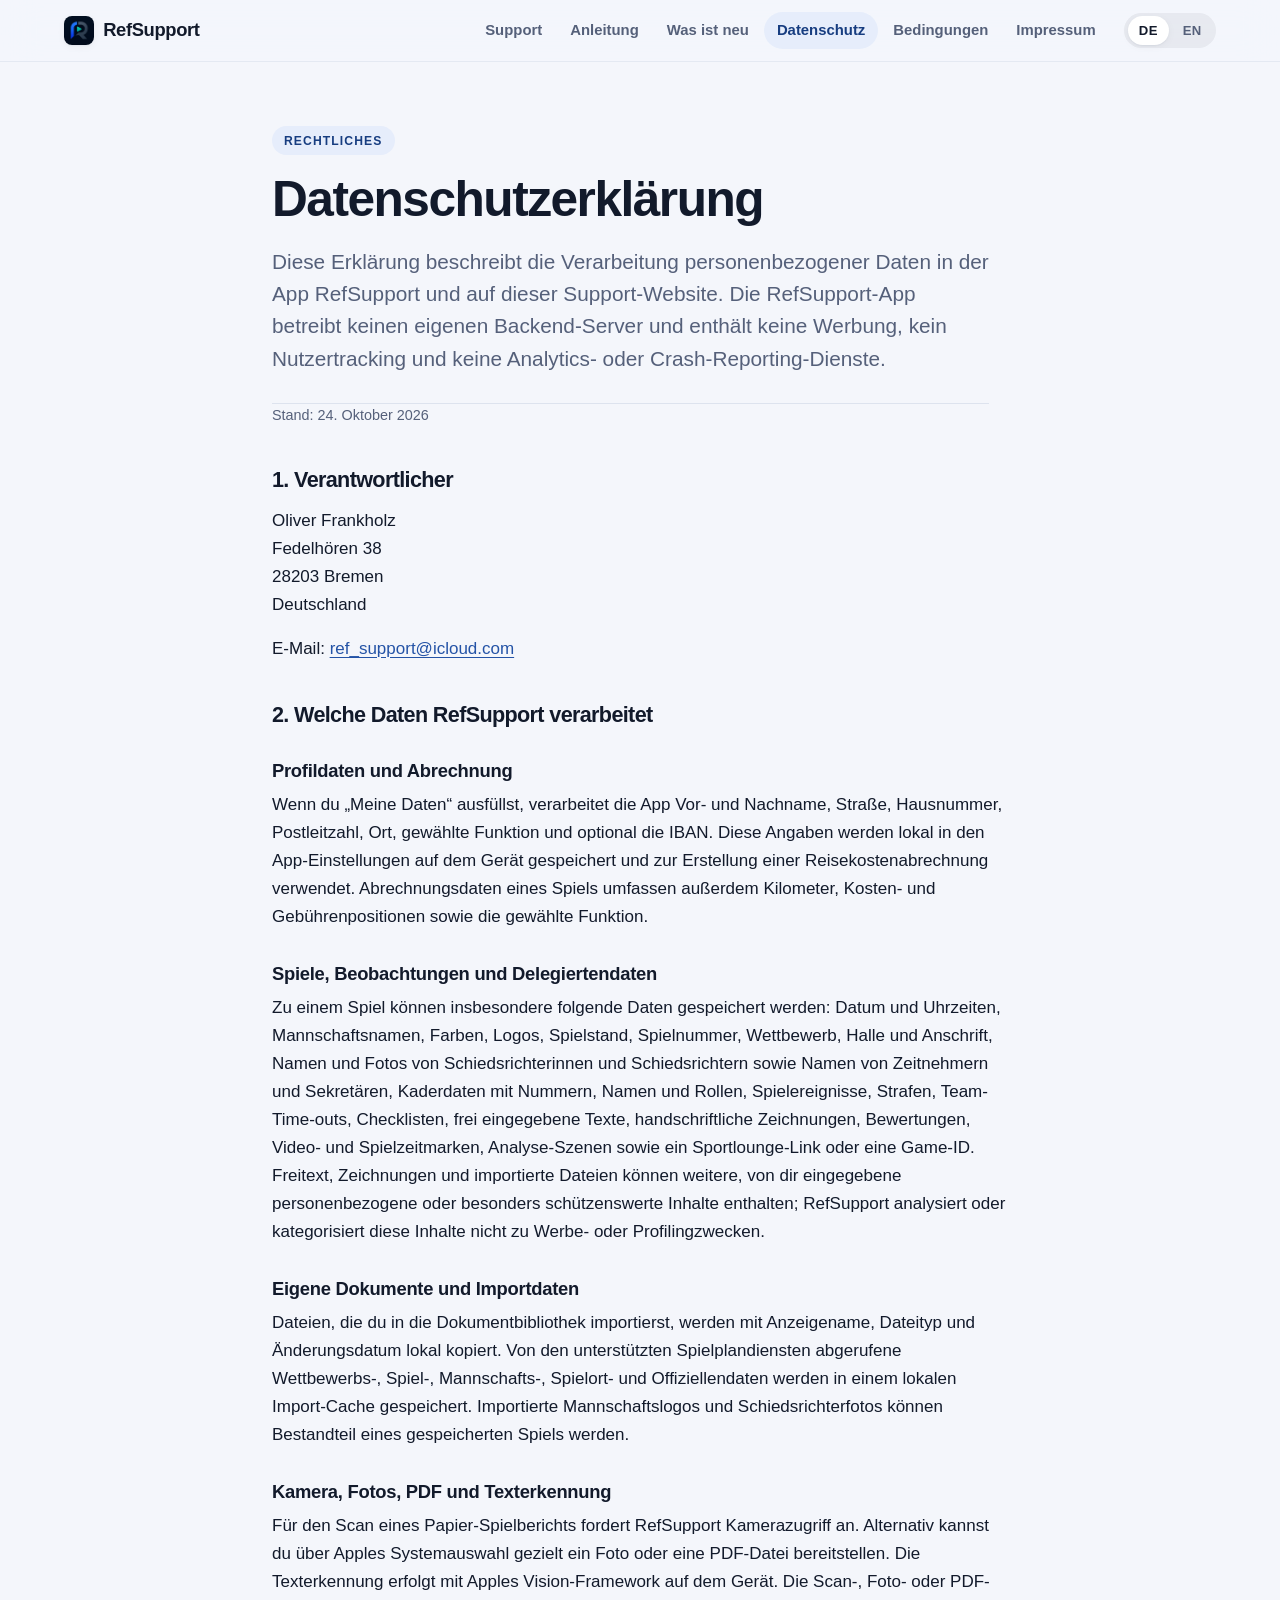
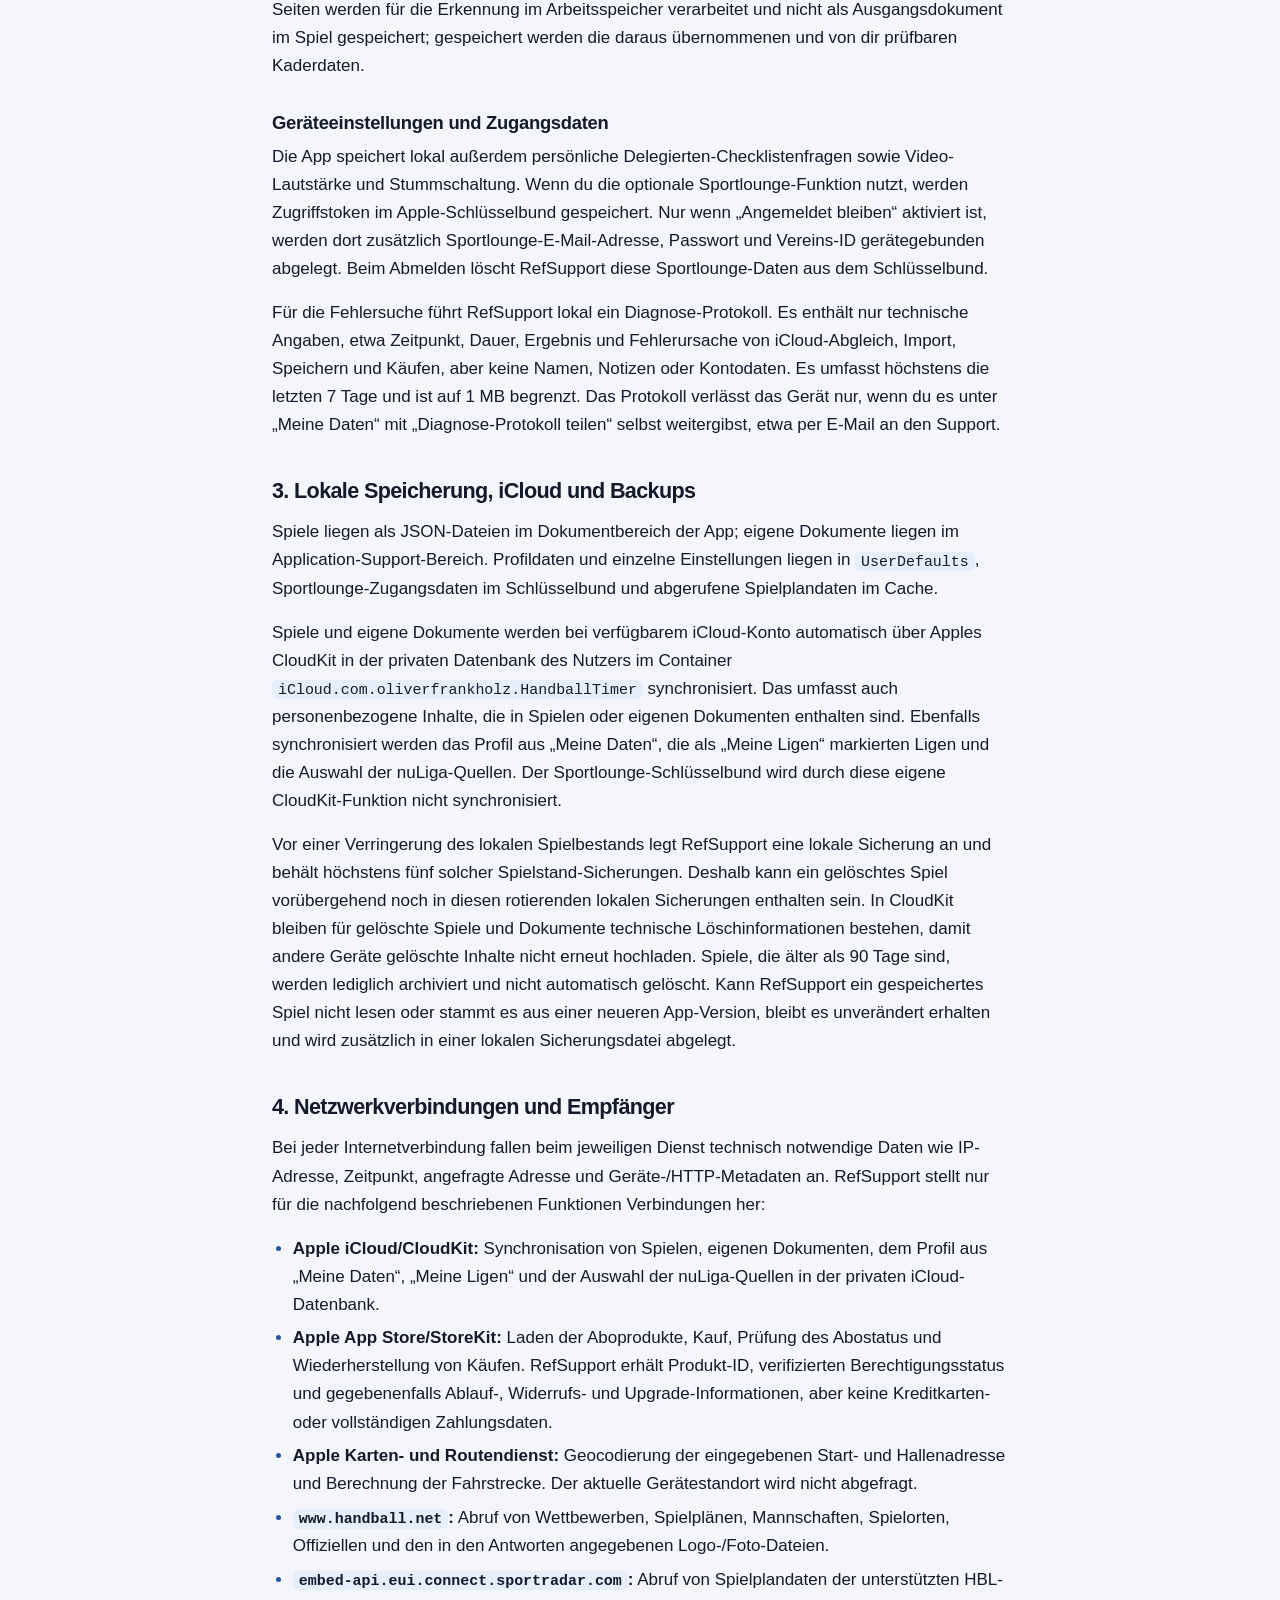
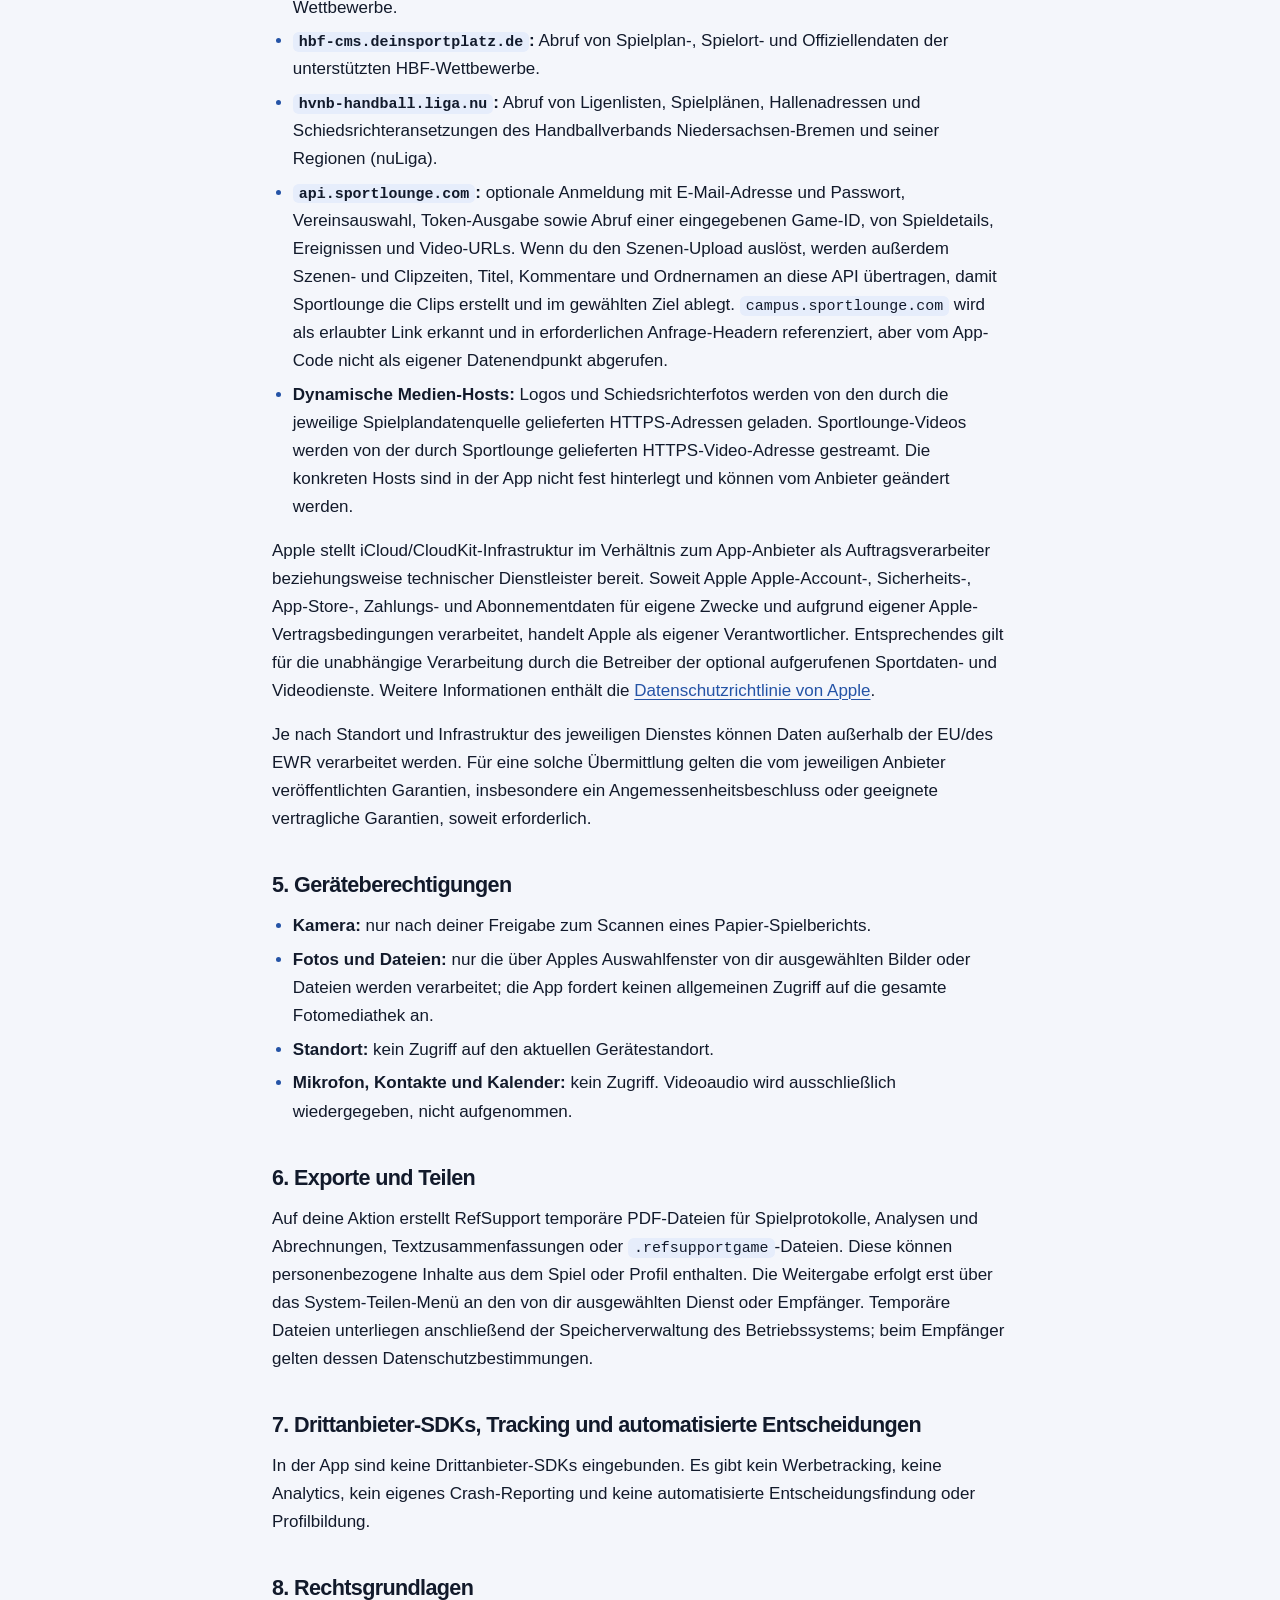
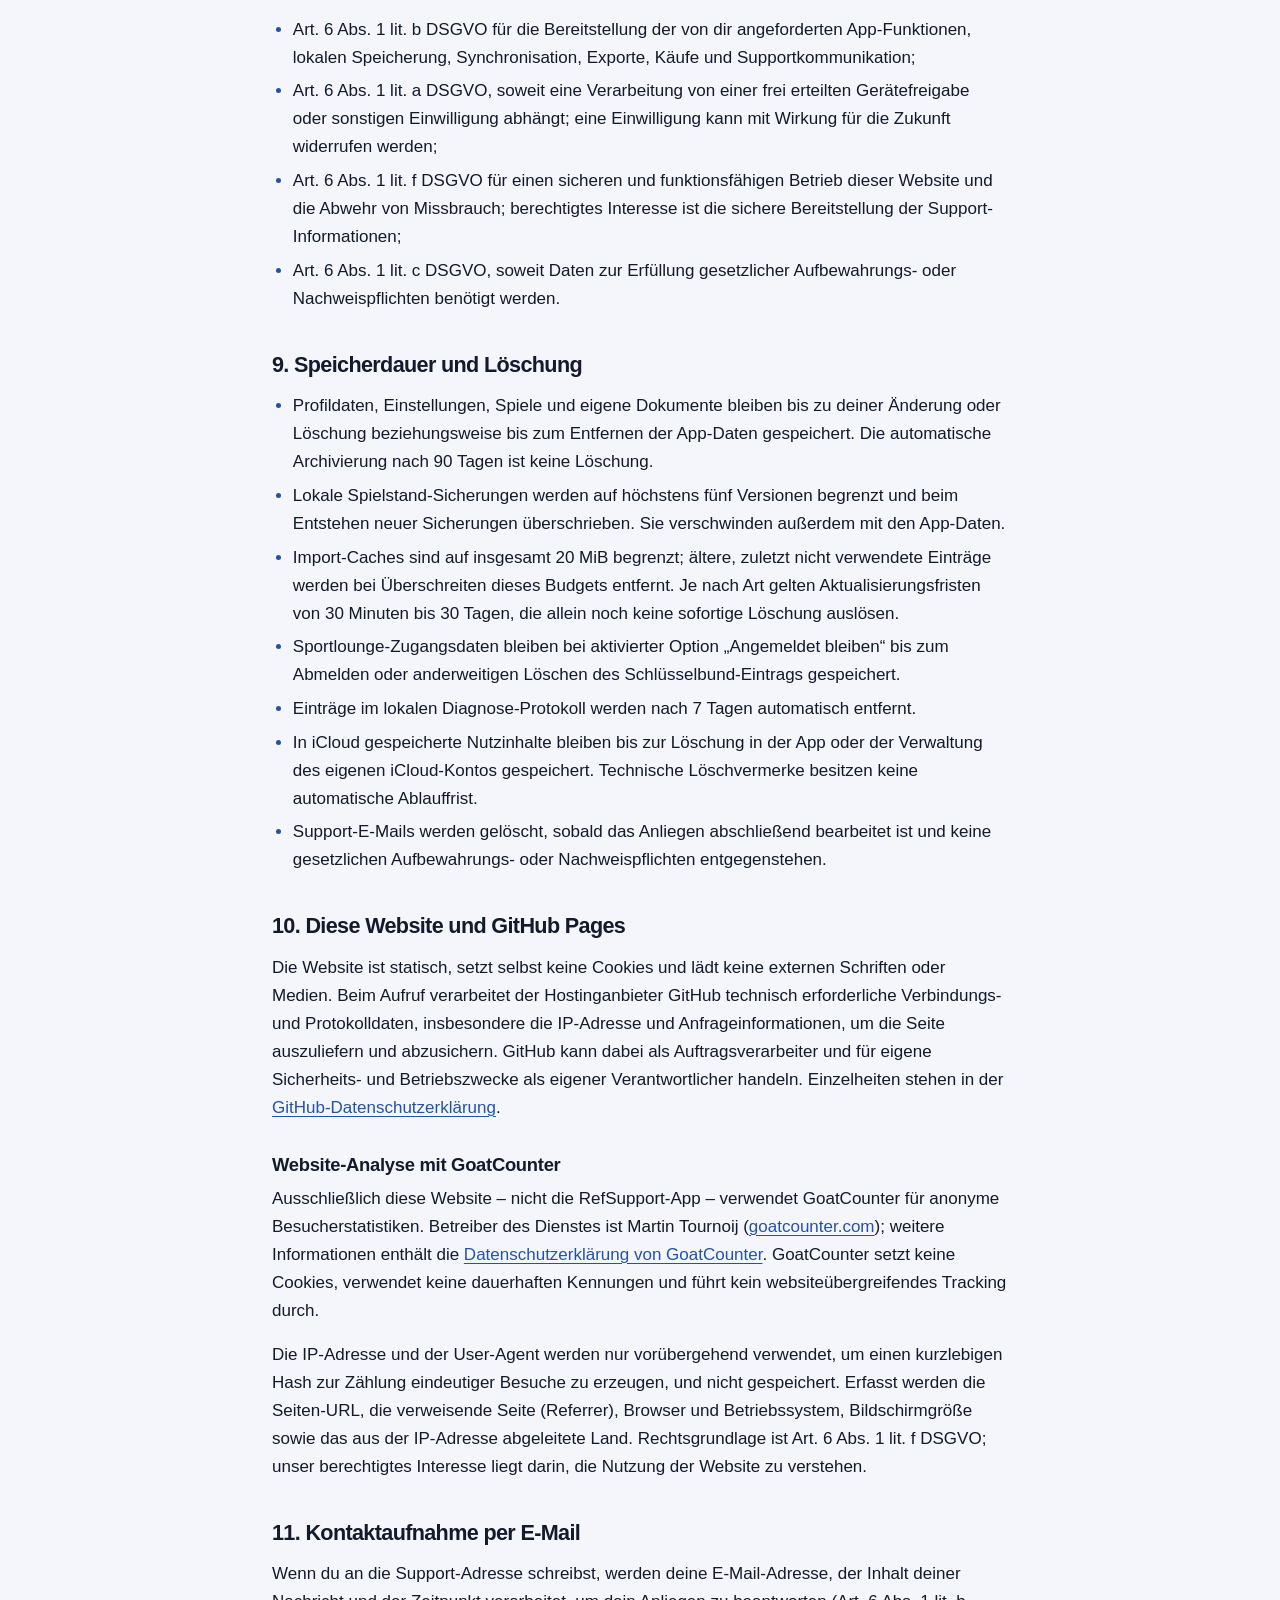
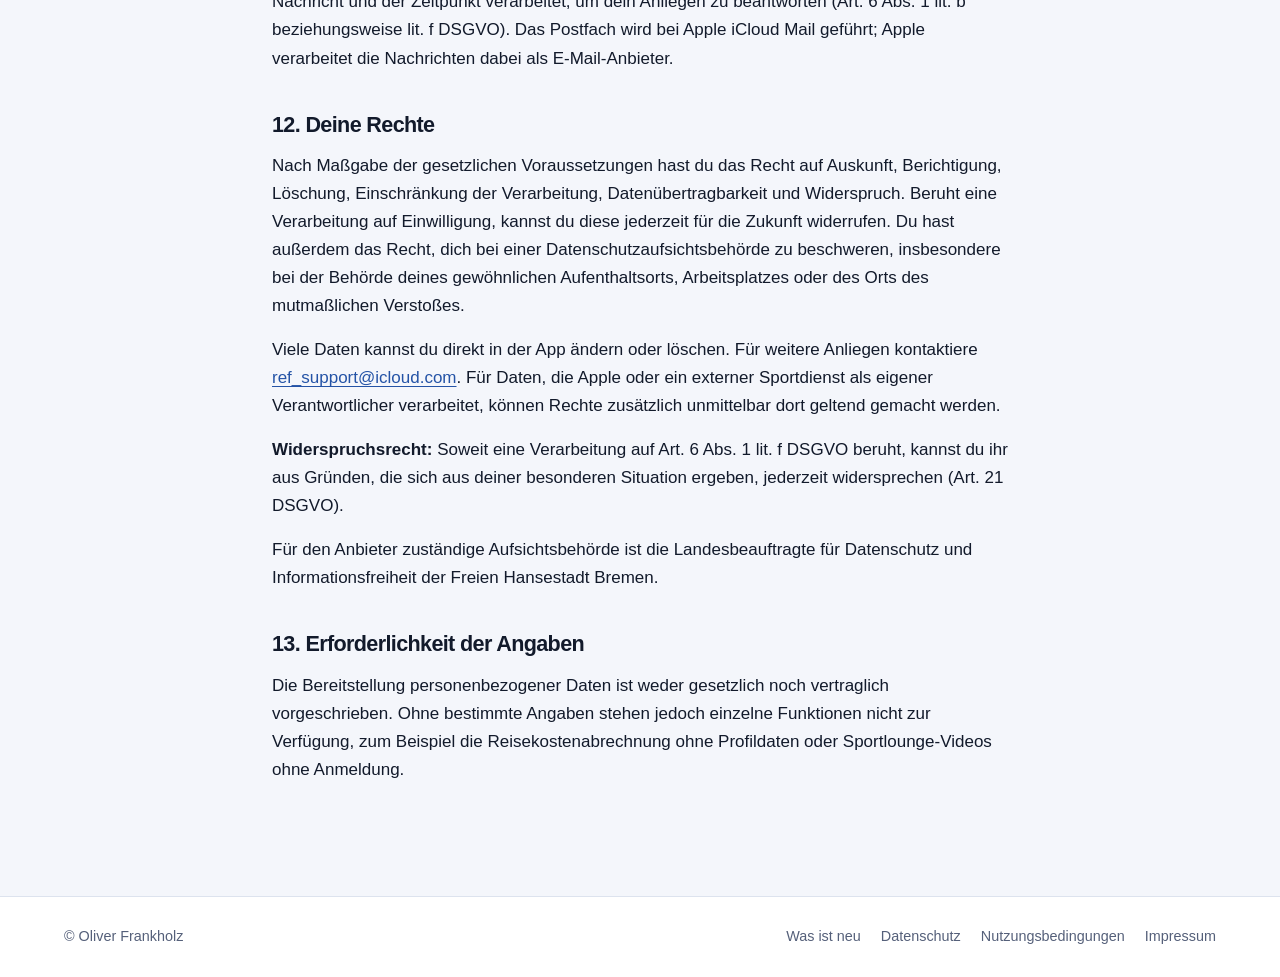
<file: datenschutz.html>
<!doctype html>
<html lang="de">
<head>
  <meta charset="utf-8">
  <meta name="viewport" content="width=device-width, initial-scale=1">
  <meta name="description" content="Datenschutzerklärung für RefSupport und die RefSupport Support-Website.">
  <meta name="color-scheme" content="light dark">
  <meta http-equiv="Content-Security-Policy" content="default-src 'self'; script-src 'self' https://gc.zgo.at; connect-src 'self' https://ref-support.goatcounter.com; style-src 'self'; img-src 'self' data: https://ref-support.goatcounter.com; object-src 'none'; base-uri 'none'; form-action 'none'">
  <title>Datenschutz · RefSupport</title>
  <link rel="stylesheet" href="styles.css?v=20261017a">
  <link rel="icon" type="image/png" href="images/app-icon-64.png">
  <link rel="apple-touch-icon" href="images/app-icon-180.png">
  <link rel="alternate" hreflang="en" href="en/privacy.html">
</head>
<body>
  <a class="skip-link" href="#inhalt">Zum Inhalt</a>
  <header class="site-header">
    <div class="header-inner">
      <a class="brand" href="index.html"><img src="images/app-icon-64.png" alt="" width="30" height="30">RefSupport</a>
      <nav class="site-nav" aria-label="Hauptnavigation">
        <a href="index.html">Support</a>
        <a href="anleitung.html">Anleitung</a>
        <a href="changelog.html">Was ist neu</a>
        <a href="datenschutz.html" aria-current="page">Datenschutz</a>
        <a href="nutzungsbedingungen.html">Bedingungen</a>
        <a href="impressum.html">Impressum</a>
      </nav>
      <nav class="language-nav" aria-label="Sprache">
        <a href="datenschutz.html" lang="de" aria-current="page">DE</a>
        <a href="en/privacy.html" lang="en">EN</a>
      </nav>
    </div>
  </header>

  <main id="inhalt" class="page content">
    <p class="eyebrow">Rechtliches</p>
    <h1>Datenschutzerklärung</h1>
    <p class="lead">Diese Erklärung beschreibt die Verarbeitung personenbezogener Daten in der App RefSupport und auf dieser Support-Website. Die RefSupport-App betreibt keinen eigenen Backend-Server und enthält keine Werbung, kein Nutzertracking und keine Analytics- oder Crash-Reporting-Dienste.</p>
    <p class="meta">Stand: 24. Oktober 2026</p>

    <h2>1. Verantwortlicher</h2>
    <p>Oliver Frankholz<br>Fedelhören 38<br>28203 Bremen<br>Deutschland</p>
    <p>E-Mail: <a href="mailto:ref_support@icloud.com">ref_support@icloud.com</a></p>

    <h2>2. Welche Daten RefSupport verarbeitet</h2>

    <h3>Profildaten und Abrechnung</h3>
    <p>Wenn du „Meine Daten“ ausfüllst, verarbeitet die App Vor- und Nachname, Straße, Hausnummer, Postleitzahl, Ort, gewählte Funktion und optional die IBAN. Diese Angaben werden lokal in den App-Einstellungen auf dem Gerät gespeichert und zur Erstellung einer Reisekostenabrechnung verwendet. Abrechnungsdaten eines Spiels umfassen außerdem Kilometer, Kosten- und Gebührenpositionen sowie die gewählte Funktion.</p>

    <h3>Spiele, Beobachtungen und Delegiertendaten</h3>
    <p>Zu einem Spiel können insbesondere folgende Daten gespeichert werden: Datum und Uhrzeiten, Mannschaftsnamen, Farben, Logos, Spielstand, Spielnummer, Wettbewerb, Halle und Anschrift, Namen und Fotos von Schiedsrichterinnen und Schiedsrichtern sowie Namen von Zeitnehmern und Sekretären, Kaderdaten mit Nummern, Namen und Rollen, Spielereignisse, Strafen, Team-Time-outs, Checklisten, frei eingegebene Texte, handschriftliche Zeichnungen, Bewertungen, Video- und Spielzeitmarken, Analyse-Szenen sowie ein Sportlounge-Link oder eine Game-ID. Freitext, Zeichnungen und importierte Dateien können weitere, von dir eingegebene personenbezogene oder besonders schützenswerte Inhalte enthalten; RefSupport analysiert oder kategorisiert diese Inhalte nicht zu Werbe- oder Profilingzwecken.</p>

    <h3>Eigene Dokumente und Importdaten</h3>
    <p>Dateien, die du in die Dokumentbibliothek importierst, werden mit Anzeigename, Dateityp und Änderungsdatum lokal kopiert. Von den unterstützten Spielplandiensten abgerufene Wettbewerbs-, Spiel-, Mannschafts-, Spielort- und Offiziellendaten werden in einem lokalen Import-Cache gespeichert. Importierte Mannschaftslogos und Schiedsrichterfotos können Bestandteil eines gespeicherten Spiels werden.</p>

    <h3>Kamera, Fotos, PDF und Texterkennung</h3>
    <p>Für den Scan eines Papier-Spielberichts fordert RefSupport Kamerazugriff an. Alternativ kannst du über Apples Systemauswahl gezielt ein Foto oder eine PDF-Datei bereitstellen. Die Texterkennung erfolgt mit Apples Vision-Framework auf dem Gerät. Die Scan-, Foto- oder PDF-Seiten werden für die Erkennung im Arbeitsspeicher verarbeitet und nicht als Ausgangsdokument im Spiel gespeichert; gespeichert werden die daraus übernommenen und von dir prüfbaren Kaderdaten.</p>

    <h3>Geräteeinstellungen und Zugangsdaten</h3>
    <p>Die App speichert lokal außerdem persönliche Delegierten-Checklistenfragen sowie Video-Lautstärke und Stummschaltung. Wenn du die optionale Sportlounge-Funktion nutzt, werden Zugriffstoken im Apple-Schlüsselbund gespeichert. Nur wenn „Angemeldet bleiben“ aktiviert ist, werden dort zusätzlich Sportlounge-E-Mail-Adresse, Passwort und Vereins-ID gerätegebunden abgelegt. Beim Abmelden löscht RefSupport diese Sportlounge-Daten aus dem Schlüsselbund.</p>
    <p>Für die Fehlersuche führt RefSupport lokal ein Diagnose-Protokoll. Es enthält nur technische Angaben, etwa Zeitpunkt, Dauer, Ergebnis und Fehlerursache von iCloud-Abgleich, Import, Speichern und Käufen, aber keine Namen, Notizen oder Kontodaten. Es umfasst höchstens die letzten 7 Tage und ist auf 1 MB begrenzt. Das Protokoll verlässt das Gerät nur, wenn du es unter „Meine Daten“ mit „Diagnose-Protokoll teilen“ selbst weitergibst, etwa per E-Mail an den Support.</p>

    <h2>3. Lokale Speicherung, iCloud und Backups</h2>
    <p>Spiele liegen als JSON-Dateien im Dokumentbereich der App; eigene Dokumente liegen im Application-Support-Bereich. Profildaten und einzelne Einstellungen liegen in <code>UserDefaults</code>, Sportlounge-Zugangsdaten im Schlüsselbund und abgerufene Spielplandaten im Cache.</p>
    <p>Spiele und eigene Dokumente werden bei verfügbarem iCloud-Konto automatisch über Apples CloudKit in der privaten Datenbank des Nutzers im Container <code>iCloud.com.oliverfrankholz.HandballTimer</code> synchronisiert. Das umfasst auch personenbezogene Inhalte, die in Spielen oder eigenen Dokumenten enthalten sind. Ebenfalls synchronisiert werden das Profil aus „Meine Daten“, die als „Meine Ligen“ markierten Ligen und die Auswahl der nuLiga-Quellen. Der Sportlounge-Schlüsselbund wird durch diese eigene CloudKit-Funktion nicht synchronisiert.</p>
    <p>Vor einer Verringerung des lokalen Spielbestands legt RefSupport eine lokale Sicherung an und behält höchstens fünf solcher Spielstand-Sicherungen. Deshalb kann ein gelöschtes Spiel vorübergehend noch in diesen rotierenden lokalen Sicherungen enthalten sein. In CloudKit bleiben für gelöschte Spiele und Dokumente technische Löschinformationen bestehen, damit andere Geräte gelöschte Inhalte nicht erneut hochladen. Spiele, die älter als 90 Tage sind, werden lediglich archiviert und nicht automatisch gelöscht. Kann RefSupport ein gespeichertes Spiel nicht lesen oder stammt es aus einer neueren App-Version, bleibt es unverändert erhalten und wird zusätzlich in einer lokalen Sicherungsdatei abgelegt.</p>

    <h2>4. Netzwerkverbindungen und Empfänger</h2>
    <p>Bei jeder Internetverbindung fallen beim jeweiligen Dienst technisch notwendige Daten wie IP-Adresse, Zeitpunkt, angefragte Adresse und Geräte-/HTTP-Metadaten an. RefSupport stellt nur für die nachfolgend beschriebenen Funktionen Verbindungen her:</p>
    <ul>
      <li><strong>Apple iCloud/CloudKit:</strong> Synchronisation von Spielen, eigenen Dokumenten, dem Profil aus „Meine Daten“, „Meine Ligen“ und der Auswahl der nuLiga-Quellen in der privaten iCloud-Datenbank.</li>
      <li><strong>Apple App Store/StoreKit:</strong> Laden der Aboprodukte, Kauf, Prüfung des Abostatus und Wiederherstellung von Käufen. RefSupport erhält Produkt-ID, verifizierten Berechtigungsstatus und gegebenenfalls Ablauf-, Widerrufs- und Upgrade-Informationen, aber keine Kreditkarten- oder vollständigen Zahlungsdaten.</li>
      <li><strong>Apple Karten- und Routendienst:</strong> Geocodierung der eingegebenen Start- und Hallenadresse und Berechnung der Fahrstrecke. Der aktuelle Gerätestandort wird nicht abgefragt.</li>
      <li><strong><code>www.handball.net</code>:</strong> Abruf von Wettbewerben, Spielplänen, Mannschaften, Spielorten, Offiziellen und den in den Antworten angegebenen Logo-/Foto-Dateien.</li>
      <li><strong><code>embed-api.eui.connect.sportradar.com</code>:</strong> Abruf von Spielplandaten der unterstützten HBL-Wettbewerbe.</li>
      <li><strong><code>hbf-cms.deinsportplatz.de</code>:</strong> Abruf von Spielplan-, Spielort- und Offiziellendaten der unterstützten HBF-Wettbewerbe.</li>
      <li><strong><code>hvnb-handball.liga.nu</code>:</strong> Abruf von Ligenlisten, Spielplänen, Hallenadressen und Schiedsrichteransetzungen des Handballverbands Niedersachsen-Bremen und seiner Regionen (nuLiga).</li>
      <li><strong><code>api.sportlounge.com</code>:</strong> optionale Anmeldung mit E-Mail-Adresse und Passwort, Vereinsauswahl, Token-Ausgabe sowie Abruf einer eingegebenen Game-ID, von Spieldetails, Ereignissen und Video-URLs. Wenn du den Szenen-Upload auslöst, werden außerdem Szenen- und Clipzeiten, Titel, Kommentare und Ordnernamen an diese API übertragen, damit Sportlounge die Clips erstellt und im gewählten Ziel ablegt. <code>campus.sportlounge.com</code> wird als erlaubter Link erkannt und in erforderlichen Anfrage-Headern referenziert, aber vom App-Code nicht als eigener Datenendpunkt abgerufen.</li>
      <li><strong>Dynamische Medien-Hosts:</strong> Logos und Schiedsrichterfotos werden von den durch die jeweilige Spielplandatenquelle gelieferten HTTPS-Adressen geladen. Sportlounge-Videos werden von der durch Sportlounge gelieferten HTTPS-Video-Adresse gestreamt. Die konkreten Hosts sind in der App nicht fest hinterlegt und können vom Anbieter geändert werden.</li>
    </ul>
    <p>Apple stellt iCloud/CloudKit-Infrastruktur im Verhältnis zum App-Anbieter als Auftragsverarbeiter beziehungsweise technischer Dienstleister bereit. Soweit Apple Apple-Account-, Sicherheits-, App-Store-, Zahlungs- und Abonnementdaten für eigene Zwecke und aufgrund eigener Apple-Vertragsbedingungen verarbeitet, handelt Apple als eigener Verantwortlicher. Entsprechendes gilt für die unabhängige Verarbeitung durch die Betreiber der optional aufgerufenen Sportdaten- und Videodienste. Weitere Informationen enthält die <a href="https://www.apple.com/legal/privacy/de-ww/">Datenschutzrichtlinie von Apple</a>.</p>
    <p>Je nach Standort und Infrastruktur des jeweiligen Dienstes können Daten außerhalb der EU/des EWR verarbeitet werden. Für eine solche Übermittlung gelten die vom jeweiligen Anbieter veröffentlichten Garantien, insbesondere ein Angemessenheitsbeschluss oder geeignete vertragliche Garantien, soweit erforderlich.</p>

    <h2>5. Geräteberechtigungen</h2>
    <ul>
      <li><strong>Kamera:</strong> nur nach deiner Freigabe zum Scannen eines Papier-Spielberichts.</li>
      <li><strong>Fotos und Dateien:</strong> nur die über Apples Auswahlfenster von dir ausgewählten Bilder oder Dateien werden verarbeitet; die App fordert keinen allgemeinen Zugriff auf die gesamte Fotomediathek an.</li>
      <li><strong>Standort:</strong> kein Zugriff auf den aktuellen Gerätestandort.</li>
      <li><strong>Mikrofon, Kontakte und Kalender:</strong> kein Zugriff. Videoaudio wird ausschließlich wiedergegeben, nicht aufgenommen.</li>
    </ul>

    <h2>6. Exporte und Teilen</h2>
    <p>Auf deine Aktion erstellt RefSupport temporäre PDF-Dateien für Spielprotokolle, Analysen und Abrechnungen, Textzusammenfassungen oder <code>.refsupportgame</code>-Dateien. Diese können personenbezogene Inhalte aus dem Spiel oder Profil enthalten. Die Weitergabe erfolgt erst über das System-Teilen-Menü an den von dir ausgewählten Dienst oder Empfänger. Temporäre Dateien unterliegen anschließend der Speicherverwaltung des Betriebssystems; beim Empfänger gelten dessen Datenschutzbestimmungen.</p>

    <h2>7. Drittanbieter-SDKs, Tracking und automatisierte Entscheidungen</h2>
    <p>In der App sind keine Drittanbieter-SDKs eingebunden. Es gibt kein Werbetracking, keine Analytics, kein eigenes Crash-Reporting und keine automatisierte Entscheidungsfindung oder Profilbildung.</p>

    <h2>8. Rechtsgrundlagen</h2>
    <ul>
      <li>Art. 6 Abs. 1 lit. b DSGVO für die Bereitstellung der von dir angeforderten App-Funktionen, lokalen Speicherung, Synchronisation, Exporte, Käufe und Supportkommunikation;</li>
      <li>Art. 6 Abs. 1 lit. a DSGVO, soweit eine Verarbeitung von einer frei erteilten Gerätefreigabe oder sonstigen Einwilligung abhängt; eine Einwilligung kann mit Wirkung für die Zukunft widerrufen werden;</li>
      <li>Art. 6 Abs. 1 lit. f DSGVO für einen sicheren und funktionsfähigen Betrieb dieser Website und die Abwehr von Missbrauch; berechtigtes Interesse ist die sichere Bereitstellung der Support-Informationen;</li>
      <li>Art. 6 Abs. 1 lit. c DSGVO, soweit Daten zur Erfüllung gesetzlicher Aufbewahrungs- oder Nachweispflichten benötigt werden.</li>
    </ul>

    <h2>9. Speicherdauer und Löschung</h2>
    <ul>
      <li>Profildaten, Einstellungen, Spiele und eigene Dokumente bleiben bis zu deiner Änderung oder Löschung beziehungsweise bis zum Entfernen der App-Daten gespeichert. Die automatische Archivierung nach 90 Tagen ist keine Löschung.</li>
      <li>Lokale Spielstand-Sicherungen werden auf höchstens fünf Versionen begrenzt und beim Entstehen neuer Sicherungen überschrieben. Sie verschwinden außerdem mit den App-Daten.</li>
      <li>Import-Caches sind auf insgesamt 20 MiB begrenzt; ältere, zuletzt nicht verwendete Einträge werden bei Überschreiten dieses Budgets entfernt. Je nach Art gelten Aktualisierungsfristen von 30 Minuten bis 30 Tagen, die allein noch keine sofortige Löschung auslösen.</li>
      <li>Sportlounge-Zugangsdaten bleiben bei aktivierter Option „Angemeldet bleiben“ bis zum Abmelden oder anderweitigen Löschen des Schlüsselbund-Eintrags gespeichert.</li>
      <li>Einträge im lokalen Diagnose-Protokoll werden nach 7 Tagen automatisch entfernt.</li>
      <li>In iCloud gespeicherte Nutzinhalte bleiben bis zur Löschung in der App oder der Verwaltung des eigenen iCloud-Kontos gespeichert. Technische Löschvermerke besitzen keine automatische Ablauffrist.</li>
      <li>Support-E-Mails werden gelöscht, sobald das Anliegen abschließend bearbeitet ist und keine gesetzlichen Aufbewahrungs- oder Nachweispflichten entgegenstehen.</li>
    </ul>

    <h2>10. Diese Website und GitHub Pages</h2>
    <p>Die Website ist statisch, setzt selbst keine Cookies und lädt keine externen Schriften oder Medien. Beim Aufruf verarbeitet der Hostinganbieter GitHub technisch erforderliche Verbindungs- und Protokolldaten, insbesondere die IP-Adresse und Anfrageinformationen, um die Seite auszuliefern und abzusichern. GitHub kann dabei als Auftragsverarbeiter und für eigene Sicherheits- und Betriebszwecke als eigener Verantwortlicher handeln. Einzelheiten stehen in der <a href="https://docs.github.com/en/site-policy/privacy-policies/github-general-privacy-statement">GitHub-Datenschutzerklärung</a>.</p>

    <h3>Website-Analyse mit GoatCounter</h3>
    <p>Ausschließlich diese Website – nicht die RefSupport-App – verwendet GoatCounter für anonyme Besucherstatistiken. Betreiber des Dienstes ist Martin Tournoij (<a href="https://www.goatcounter.com/">goatcounter.com</a>); weitere Informationen enthält die <a href="https://www.goatcounter.com/help/privacy">Datenschutzerklärung von GoatCounter</a>. GoatCounter setzt keine Cookies, verwendet keine dauerhaften Kennungen und führt kein websiteübergreifendes Tracking durch.</p>
    <p>Die IP-Adresse und der User-Agent werden nur vorübergehend verwendet, um einen kurzlebigen Hash zur Zählung eindeutiger Besuche zu erzeugen, und nicht gespeichert. Erfasst werden die Seiten-URL, die verweisende Seite (Referrer), Browser und Betriebssystem, Bildschirmgröße sowie das aus der IP-Adresse abgeleitete Land. Rechtsgrundlage ist Art. 6 Abs. 1 lit. f DSGVO; unser berechtigtes Interesse liegt darin, die Nutzung der Website zu verstehen.</p>

    <h2>11. Kontaktaufnahme per E-Mail</h2>
    <p>Wenn du an die Support-Adresse schreibst, werden deine E-Mail-Adresse, der Inhalt deiner Nachricht und der Zeitpunkt verarbeitet, um dein Anliegen zu beantworten (Art. 6 Abs. 1 lit. b beziehungsweise lit. f DSGVO). Das Postfach wird bei Apple iCloud Mail geführt; Apple verarbeitet die Nachrichten dabei als E-Mail-Anbieter.</p>

    <h2>12. Deine Rechte</h2>
    <p>Nach Maßgabe der gesetzlichen Voraussetzungen hast du das Recht auf Auskunft, Berichtigung, Löschung, Einschränkung der Verarbeitung, Datenübertragbarkeit und Widerspruch. Beruht eine Verarbeitung auf Einwilligung, kannst du diese jederzeit für die Zukunft widerrufen. Du hast außerdem das Recht, dich bei einer Datenschutzaufsichtsbehörde zu beschweren, insbesondere bei der Behörde deines gewöhnlichen Aufenthaltsorts, Arbeitsplatzes oder des Orts des mutmaßlichen Verstoßes.</p>
    <p>Viele Daten kannst du direkt in der App ändern oder löschen. Für weitere Anliegen kontaktiere <a href="mailto:ref_support@icloud.com">ref_support@icloud.com</a>. Für Daten, die Apple oder ein externer Sportdienst als eigener Verantwortlicher verarbeitet, können Rechte zusätzlich unmittelbar dort geltend gemacht werden.</p>
    <p><strong>Widerspruchsrecht:</strong> Soweit eine Verarbeitung auf Art. 6 Abs. 1 lit. f DSGVO beruht, kannst du ihr aus Gründen, die sich aus deiner besonderen Situation ergeben, jederzeit widersprechen (Art. 21 DSGVO).</p>
    <p>Für den Anbieter zuständige Aufsichtsbehörde ist die Landesbeauftragte für Datenschutz und Informationsfreiheit der Freien Hansestadt Bremen.</p>

    <h2>13. Erforderlichkeit der Angaben</h2>
    <p>Die Bereitstellung personenbezogener Daten ist weder gesetzlich noch vertraglich vorgeschrieben. Ohne bestimmte Angaben stehen jedoch einzelne Funktionen nicht zur Verfügung, zum Beispiel die Reisekostenabrechnung ohne Profildaten oder Sportlounge-Videos ohne Anmeldung.</p>
  </main>

  <footer class="site-footer">
    <div class="footer-inner">
      <p>© Oliver Frankholz</p>
      <nav class="footer-links" aria-label="Weitere Informationen">
        <a href="changelog.html">Was ist neu</a>
        <a href="datenschutz.html" aria-current="page">Datenschutz</a>
        <a href="nutzungsbedingungen.html">Nutzungsbedingungen</a>
        <a href="impressum.html">Impressum</a>
      </nav>
    </div>
  </footer>
<script data-goatcounter="https://ref-support.goatcounter.com/count" async src="//gc.zgo.at/count.js"></script>
</body>
</html>
</file>
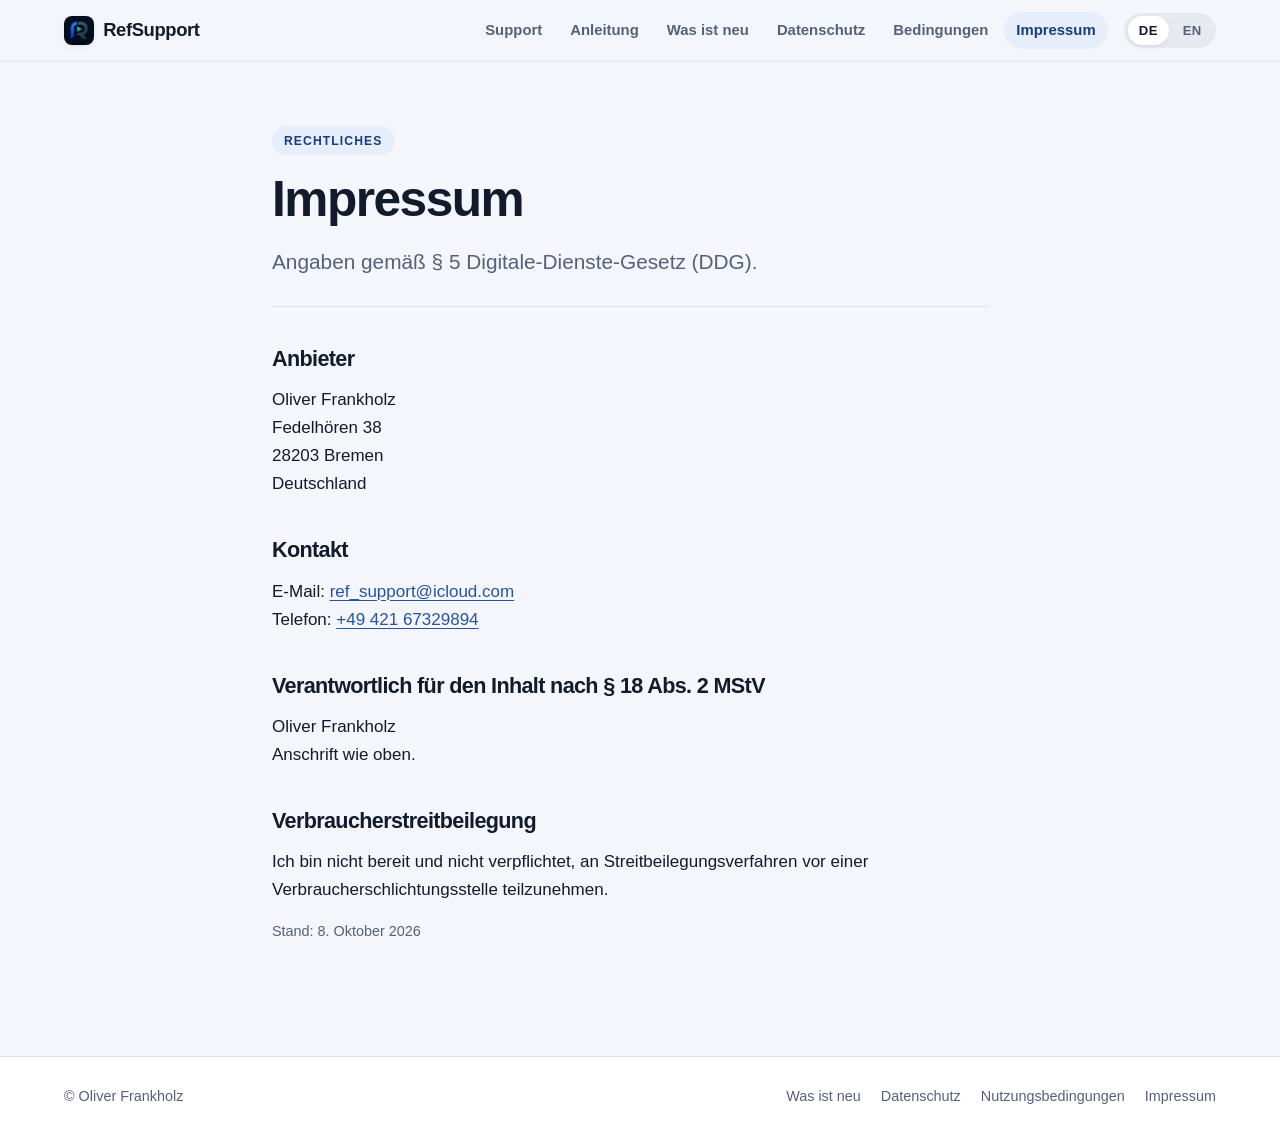
<file: impressum.html>
<!doctype html>
<html lang="de">
<head>
  <meta charset="utf-8">
  <meta name="viewport" content="width=device-width, initial-scale=1">
  <meta name="description" content="Impressum der RefSupport Support-Website.">
  <meta name="color-scheme" content="light dark">
  <meta http-equiv="Content-Security-Policy" content="default-src 'self'; script-src 'self' https://gc.zgo.at; connect-src 'self' https://ref-support.goatcounter.com; style-src 'self'; img-src 'self' data: https://ref-support.goatcounter.com; object-src 'none'; base-uri 'none'; form-action 'none'">
  <title>Impressum · RefSupport</title>
  <link rel="stylesheet" href="styles.css?v=20261017a">
  <link rel="icon" type="image/png" href="images/app-icon-64.png">
  <link rel="apple-touch-icon" href="images/app-icon-180.png">
  <link rel="alternate" hreflang="en" href="en/imprint.html">
</head>
<body>
  <a class="skip-link" href="#inhalt">Zum Inhalt</a>
  <header class="site-header">
    <div class="header-inner">
      <a class="brand" href="index.html"><img src="images/app-icon-64.png" alt="" width="30" height="30">RefSupport</a>
      <nav class="site-nav" aria-label="Hauptnavigation">
        <a href="index.html">Support</a>
        <a href="anleitung.html">Anleitung</a>
        <a href="changelog.html">Was ist neu</a>
        <a href="datenschutz.html">Datenschutz</a>
        <a href="nutzungsbedingungen.html">Bedingungen</a>
        <a href="impressum.html" aria-current="page">Impressum</a>
      </nav>
      <nav class="language-nav" aria-label="Sprache">
        <a href="impressum.html" lang="de" aria-current="page">DE</a>
        <a href="en/imprint.html" lang="en">EN</a>
      </nav>
    </div>
  </header>

  <main id="inhalt" class="page content">
    <p class="eyebrow">Rechtliches</p>
    <h1>Impressum</h1>
    <p class="lead">Angaben gemäß § 5 Digitale-Dienste-Gesetz (DDG).</p>

    <h2>Anbieter</h2>
    <p>Oliver Frankholz<br>Fedelhören 38<br>28203 Bremen<br>Deutschland</p>

    <h2>Kontakt</h2>
    <p>E-Mail: <a href="mailto:ref_support@icloud.com">ref_support@icloud.com</a><br>Telefon: <a href="tel:+4942167329894">+49 421 67329894</a></p>

    <h2>Verantwortlich für den Inhalt nach § 18 Abs. 2 MStV</h2>
    <p>Oliver Frankholz<br>Anschrift wie oben.</p>

    <h2>Verbraucherstreitbeilegung</h2>
    <p>Ich bin nicht bereit und nicht verpflichtet, an Streitbeilegungsverfahren vor einer Verbraucherschlichtungsstelle teilzunehmen.</p>

    <p class="meta">Stand: 8. Oktober 2026</p>
  </main>

  <footer class="site-footer">
    <div class="footer-inner">
      <p>© Oliver Frankholz</p>
      <nav class="footer-links" aria-label="Weitere Informationen">
        <a href="changelog.html">Was ist neu</a>
        <a href="datenschutz.html">Datenschutz</a>
        <a href="nutzungsbedingungen.html">Nutzungsbedingungen</a>
        <a href="impressum.html" aria-current="page">Impressum</a>
      </nav>
    </div>
  </footer>
<script data-goatcounter="https://ref-support.goatcounter.com/count" async src="//gc.zgo.at/count.js"></script>
</body>
</html>
</file>
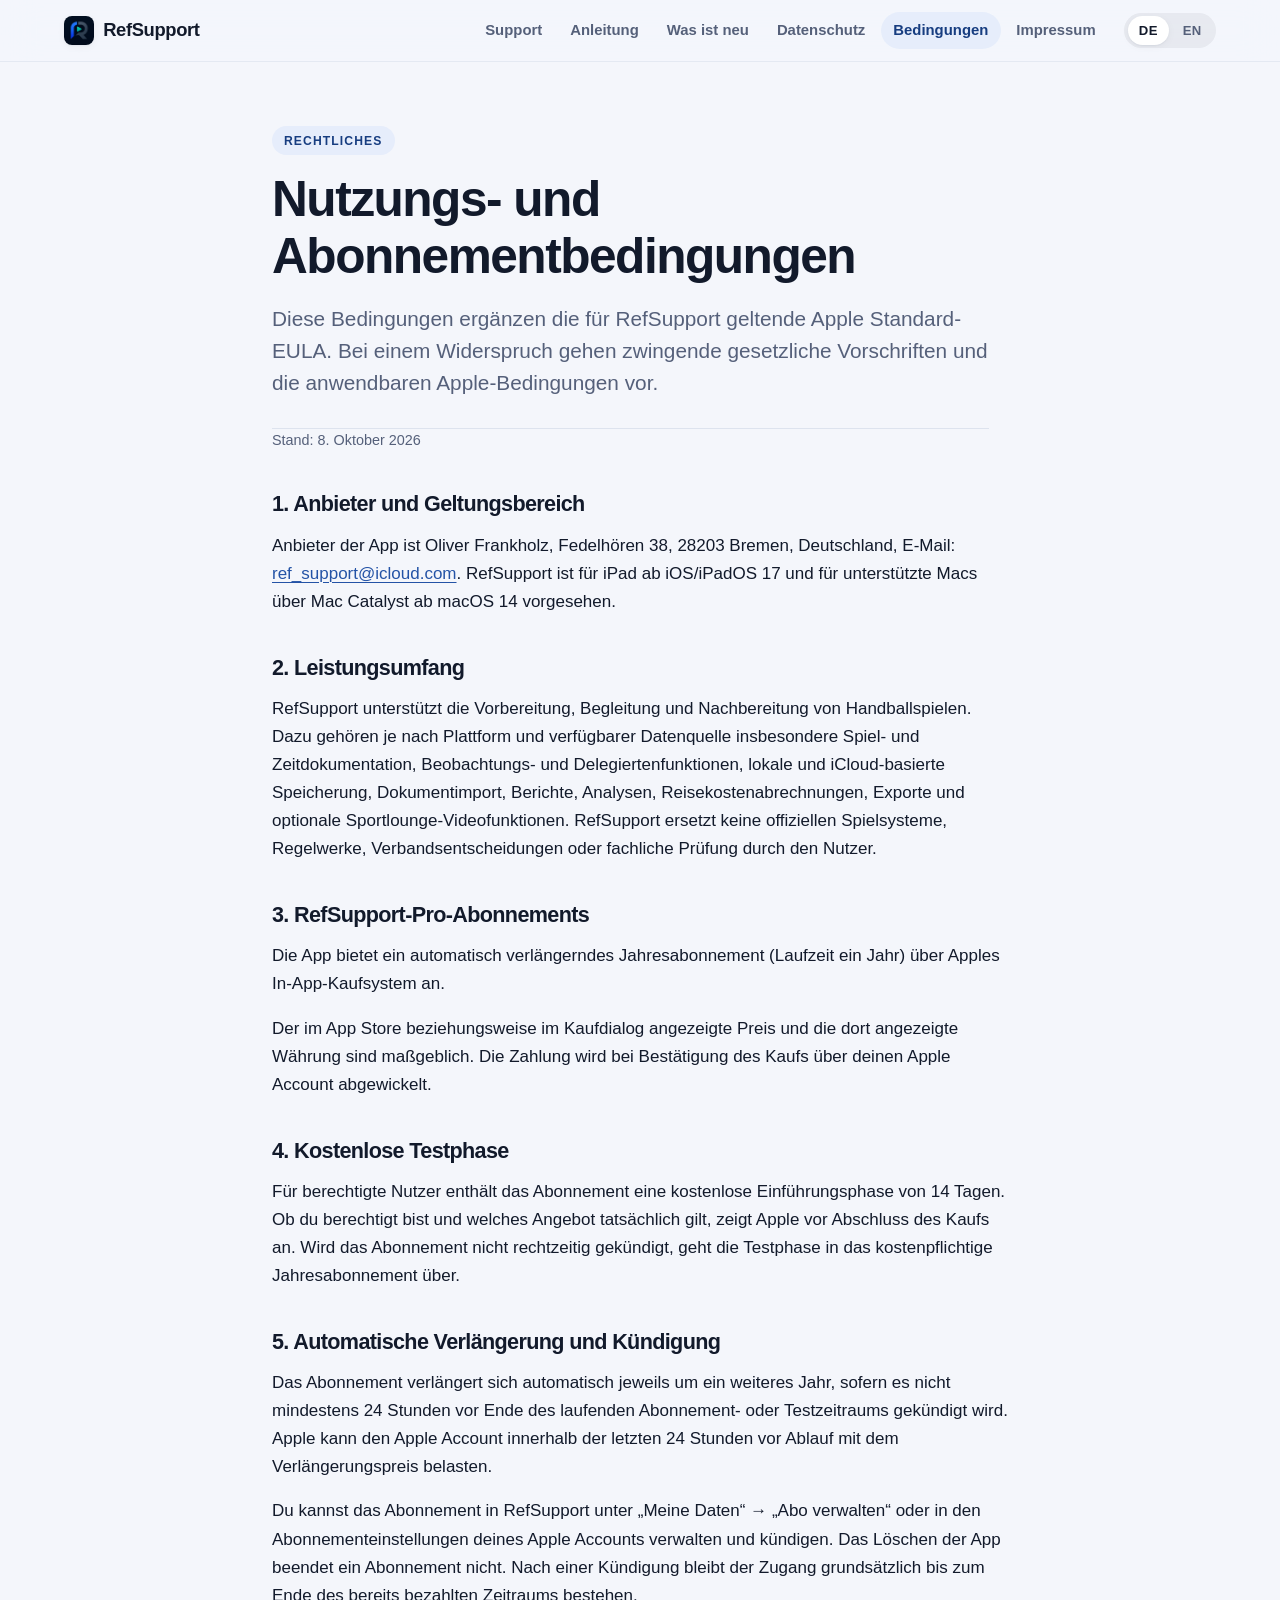
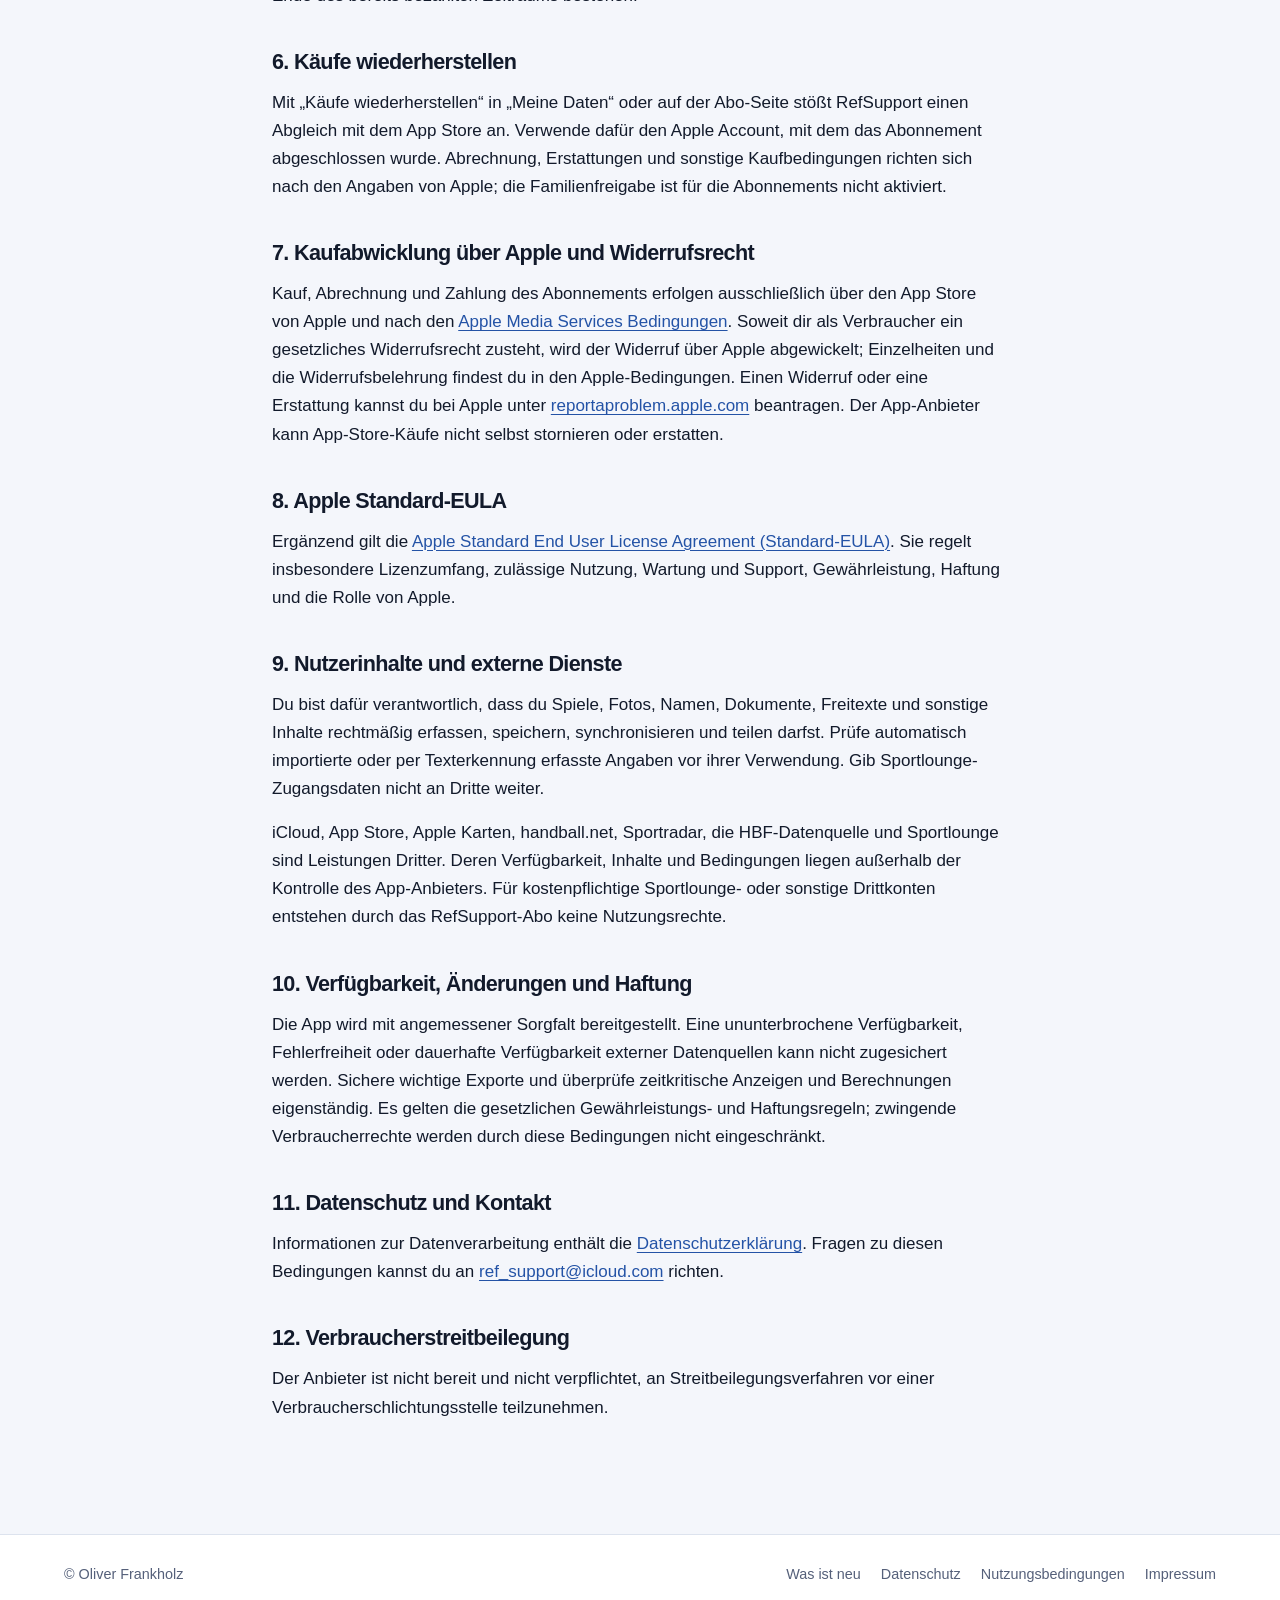
<file: nutzungsbedingungen.html>
<!doctype html>
<html lang="de">
<head>
  <meta charset="utf-8">
  <meta name="viewport" content="width=device-width, initial-scale=1">
  <meta name="description" content="Nutzungs- und Abonnementbedingungen für RefSupport.">
  <meta name="color-scheme" content="light dark">
  <meta http-equiv="Content-Security-Policy" content="default-src 'self'; script-src 'self' https://gc.zgo.at; connect-src 'self' https://ref-support.goatcounter.com; style-src 'self'; img-src 'self' data: https://ref-support.goatcounter.com; object-src 'none'; base-uri 'none'; form-action 'none'">
  <title>Nutzungsbedingungen · RefSupport</title>
  <link rel="stylesheet" href="styles.css?v=20261017a">
  <link rel="icon" type="image/png" href="images/app-icon-64.png">
  <link rel="apple-touch-icon" href="images/app-icon-180.png">
  <link rel="alternate" hreflang="en" href="en/terms.html">
</head>
<body>
  <a class="skip-link" href="#inhalt">Zum Inhalt</a>
  <header class="site-header">
    <div class="header-inner">
      <a class="brand" href="index.html"><img src="images/app-icon-64.png" alt="" width="30" height="30">RefSupport</a>
      <nav class="site-nav" aria-label="Hauptnavigation">
        <a href="index.html">Support</a>
        <a href="anleitung.html">Anleitung</a>
        <a href="changelog.html">Was ist neu</a>
        <a href="datenschutz.html">Datenschutz</a>
        <a href="nutzungsbedingungen.html" aria-current="page">Bedingungen</a>
        <a href="impressum.html">Impressum</a>
      </nav>
      <nav class="language-nav" aria-label="Sprache">
        <a href="nutzungsbedingungen.html" lang="de" aria-current="page">DE</a>
        <a href="en/terms.html" lang="en">EN</a>
      </nav>
    </div>
  </header>

  <main id="inhalt" class="page content">
    <p class="eyebrow">Rechtliches</p>
    <h1>Nutzungs- und Abonnementbedingungen</h1>
    <p class="lead">Diese Bedingungen ergänzen die für RefSupport geltende Apple Standard-EULA. Bei einem Widerspruch gehen zwingende gesetzliche Vorschriften und die anwendbaren Apple-Bedingungen vor.</p>
    <p class="meta">Stand: 8. Oktober 2026</p>

    <h2>1. Anbieter und Geltungsbereich</h2>
    <p>Anbieter der App ist Oliver Frankholz, Fedelhören 38, 28203 Bremen, Deutschland, E-Mail: <a href="mailto:ref_support@icloud.com">ref_support@icloud.com</a>. RefSupport ist für iPad ab iOS/iPadOS 17 und für unterstützte Macs über Mac Catalyst ab macOS 14 vorgesehen.</p>

    <h2>2. Leistungsumfang</h2>
    <p>RefSupport unterstützt die Vorbereitung, Begleitung und Nachbereitung von Handballspielen. Dazu gehören je nach Plattform und verfügbarer Datenquelle insbesondere Spiel- und Zeitdokumentation, Beobachtungs- und Delegiertenfunktionen, lokale und iCloud-basierte Speicherung, Dokumentimport, Berichte, Analysen, Reisekostenabrechnungen, Exporte und optionale Sportlounge-Videofunktionen. RefSupport ersetzt keine offiziellen Spielsysteme, Regelwerke, Verbandsentscheidungen oder fachliche Prüfung durch den Nutzer.</p>

    <h2>3. RefSupport-Pro-Abonnements</h2>
    <p>Die App bietet ein automatisch verlängerndes Jahresabonnement (Laufzeit ein Jahr) über Apples In-App-Kaufsystem an.</p>
    <p>Der im App Store beziehungsweise im Kaufdialog angezeigte Preis und die dort angezeigte Währung sind maßgeblich. Die Zahlung wird bei Bestätigung des Kaufs über deinen Apple Account abgewickelt.</p>

    <h2>4. Kostenlose Testphase</h2>
    <p>Für berechtigte Nutzer enthält das Abonnement eine kostenlose Einführungsphase von 14 Tagen. Ob du berechtigt bist und welches Angebot tatsächlich gilt, zeigt Apple vor Abschluss des Kaufs an. Wird das Abonnement nicht rechtzeitig gekündigt, geht die Testphase in das kostenpflichtige Jahresabonnement über.</p>

    <h2>5. Automatische Verlängerung und Kündigung</h2>
    <p>Das Abonnement verlängert sich automatisch jeweils um ein weiteres Jahr, sofern es nicht mindestens 24 Stunden vor Ende des laufenden Abonnement- oder Testzeitraums gekündigt wird. Apple kann den Apple Account innerhalb der letzten 24 Stunden vor Ablauf mit dem Verlängerungspreis belasten.</p>
    <p>Du kannst das Abonnement in RefSupport unter „Meine Daten“ → „Abo verwalten“ oder in den Abonnementeinstellungen deines Apple Accounts verwalten und kündigen. Das Löschen der App beendet ein Abonnement nicht. Nach einer Kündigung bleibt der Zugang grundsätzlich bis zum Ende des bereits bezahlten Zeitraums bestehen.</p>

    <h2>6. Käufe wiederherstellen</h2>
    <p>Mit „Käufe wiederherstellen“ in „Meine Daten“ oder auf der Abo-Seite stößt RefSupport einen Abgleich mit dem App Store an. Verwende dafür den Apple Account, mit dem das Abonnement abgeschlossen wurde. Abrechnung, Erstattungen und sonstige Kaufbedingungen richten sich nach den Angaben von Apple; die Familienfreigabe ist für die Abonnements nicht aktiviert.</p>

    <h2>7. Kaufabwicklung über Apple und Widerrufsrecht</h2>
    <p>Kauf, Abrechnung und Zahlung des Abonnements erfolgen ausschließlich über den App Store von Apple und nach den <a href="https://www.apple.com/legal/internet-services/itunes/de/terms.html">Apple Media Services Bedingungen</a>. Soweit dir als Verbraucher ein gesetzliches Widerrufsrecht zusteht, wird der Widerruf über Apple abgewickelt; Einzelheiten und die Widerrufsbelehrung findest du in den Apple-Bedingungen. Einen Widerruf oder eine Erstattung kannst du bei Apple unter <a href="https://reportaproblem.apple.com/">reportaproblem.apple.com</a> beantragen. Der App-Anbieter kann App-Store-Käufe nicht selbst stornieren oder erstatten.</p>

    <h2>8. Apple Standard-EULA</h2>
    <p>Ergänzend gilt die <a href="https://www.apple.com/legal/internet-services/itunes/dev/stdeula/">Apple Standard End User License Agreement (Standard-EULA)</a>. Sie regelt insbesondere Lizenzumfang, zulässige Nutzung, Wartung und Support, Gewährleistung, Haftung und die Rolle von Apple.</p>

    <h2>9. Nutzerinhalte und externe Dienste</h2>
    <p>Du bist dafür verantwortlich, dass du Spiele, Fotos, Namen, Dokumente, Freitexte und sonstige Inhalte rechtmäßig erfassen, speichern, synchronisieren und teilen darfst. Prüfe automatisch importierte oder per Texterkennung erfasste Angaben vor ihrer Verwendung. Gib Sportlounge-Zugangsdaten nicht an Dritte weiter.</p>
    <p>iCloud, App Store, Apple Karten, handball.net, Sportradar, die HBF-Datenquelle und Sportlounge sind Leistungen Dritter. Deren Verfügbarkeit, Inhalte und Bedingungen liegen außerhalb der Kontrolle des App-Anbieters. Für kostenpflichtige Sportlounge- oder sonstige Drittkonten entstehen durch das RefSupport-Abo keine Nutzungsrechte.</p>

    <h2>10. Verfügbarkeit, Änderungen und Haftung</h2>
    <p>Die App wird mit angemessener Sorgfalt bereitgestellt. Eine ununterbrochene Verfügbarkeit, Fehlerfreiheit oder dauerhafte Verfügbarkeit externer Datenquellen kann nicht zugesichert werden. Sichere wichtige Exporte und überprüfe zeitkritische Anzeigen und Berechnungen eigenständig. Es gelten die gesetzlichen Gewährleistungs- und Haftungsregeln; zwingende Verbraucherrechte werden durch diese Bedingungen nicht eingeschränkt.</p>

    <h2>11. Datenschutz und Kontakt</h2>
    <p>Informationen zur Datenverarbeitung enthält die <a href="datenschutz.html">Datenschutzerklärung</a>. Fragen zu diesen Bedingungen kannst du an <a href="mailto:ref_support@icloud.com">ref_support@icloud.com</a> richten.</p>

    <h2>12. Verbraucherstreitbeilegung</h2>
    <p>Der Anbieter ist nicht bereit und nicht verpflichtet, an Streitbeilegungsverfahren vor einer Verbraucherschlichtungsstelle teilzunehmen.</p>
  </main>

  <footer class="site-footer">
    <div class="footer-inner">
      <p>© Oliver Frankholz</p>
      <nav class="footer-links" aria-label="Weitere Informationen">
        <a href="changelog.html">Was ist neu</a>
        <a href="datenschutz.html">Datenschutz</a>
        <a href="nutzungsbedingungen.html" aria-current="page">Nutzungsbedingungen</a>
        <a href="impressum.html">Impressum</a>
      </nav>
    </div>
  </footer>
<script data-goatcounter="https://ref-support.goatcounter.com/count" async src="//gc.zgo.at/count.js"></script>
</body>
</html>
</file>
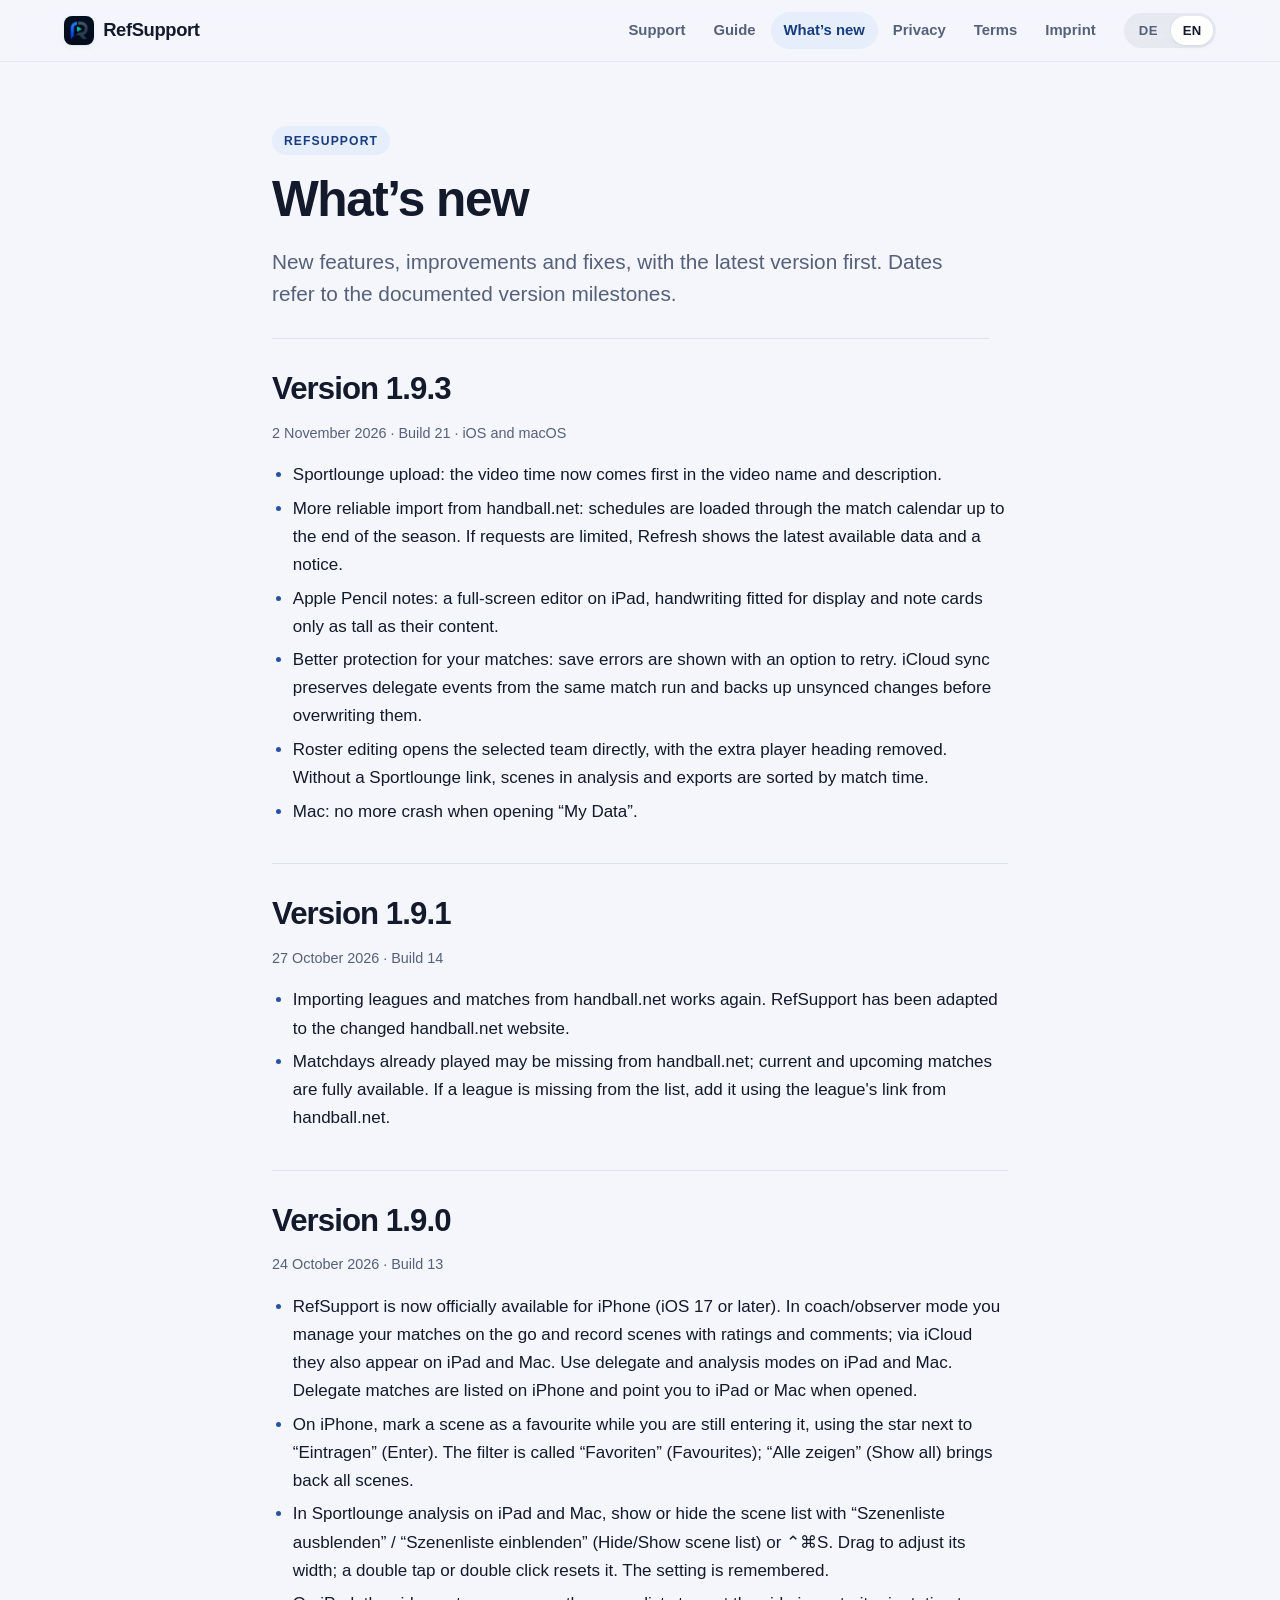
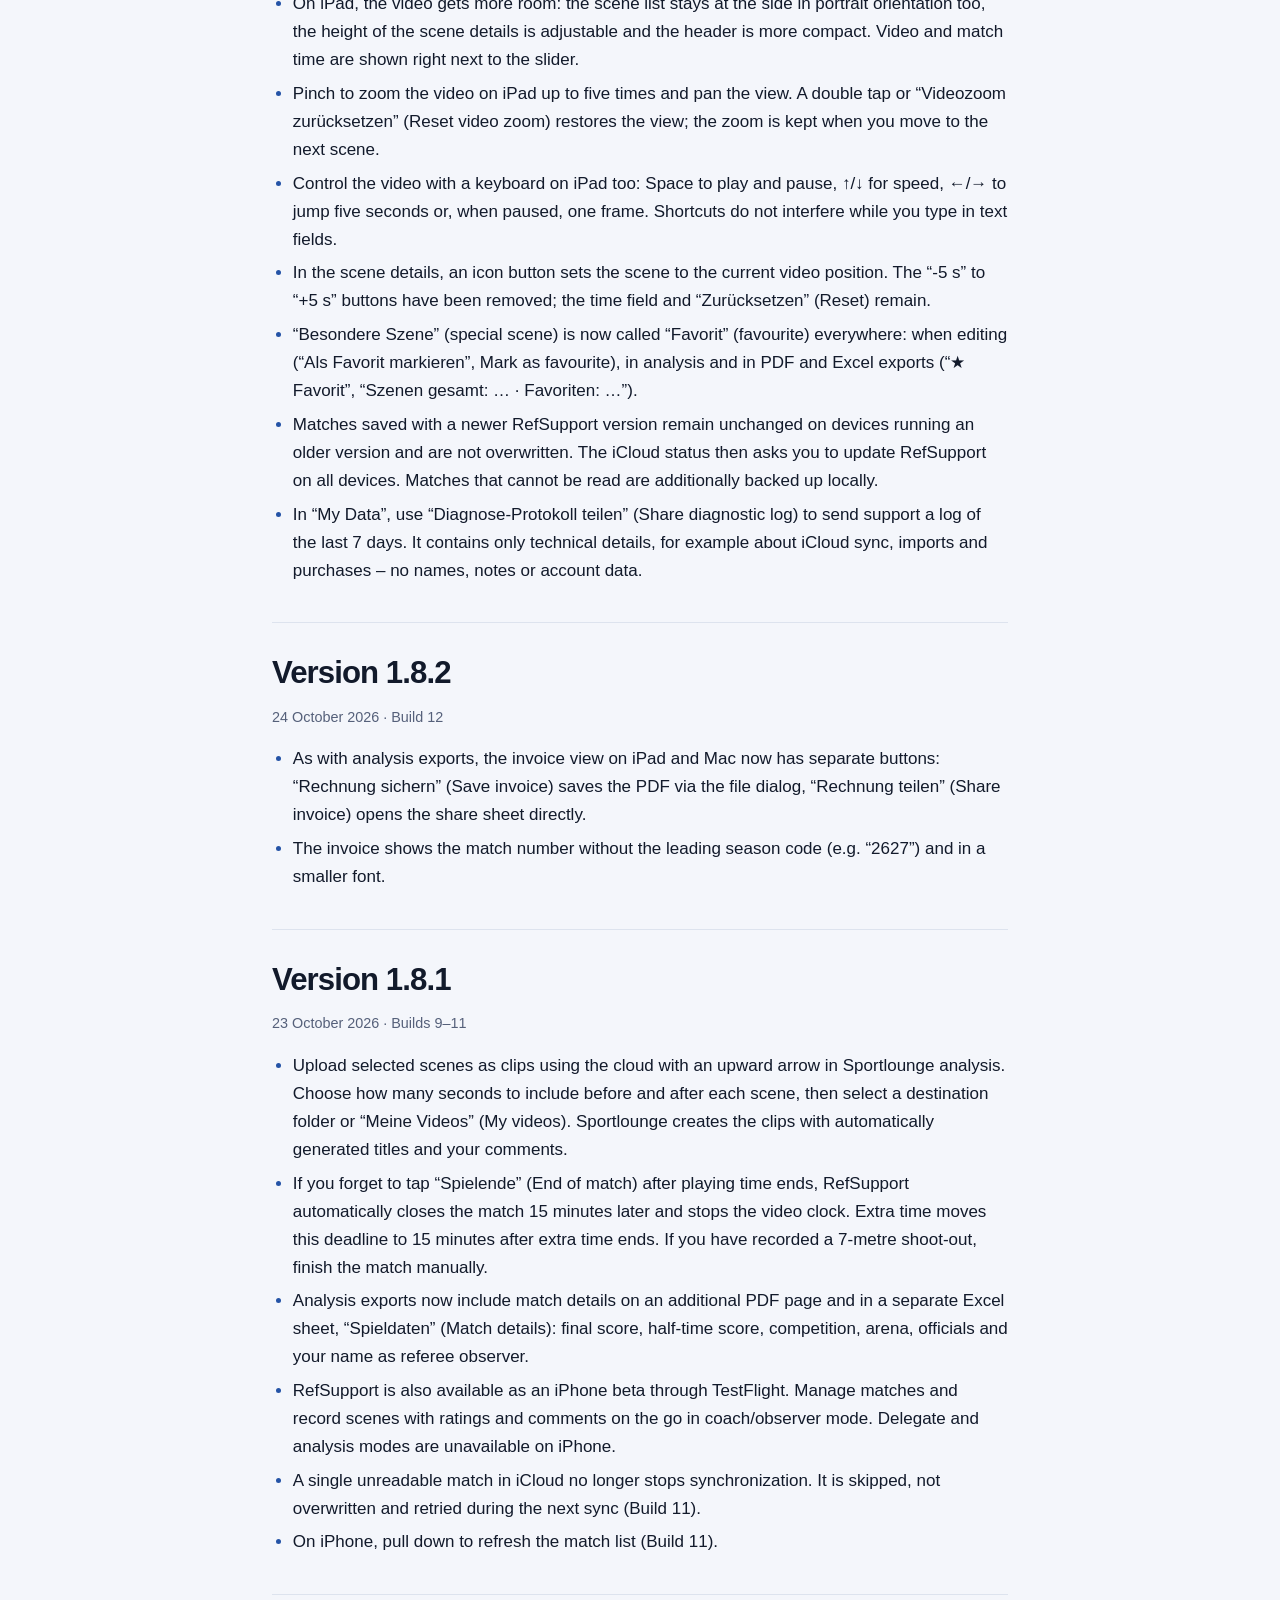
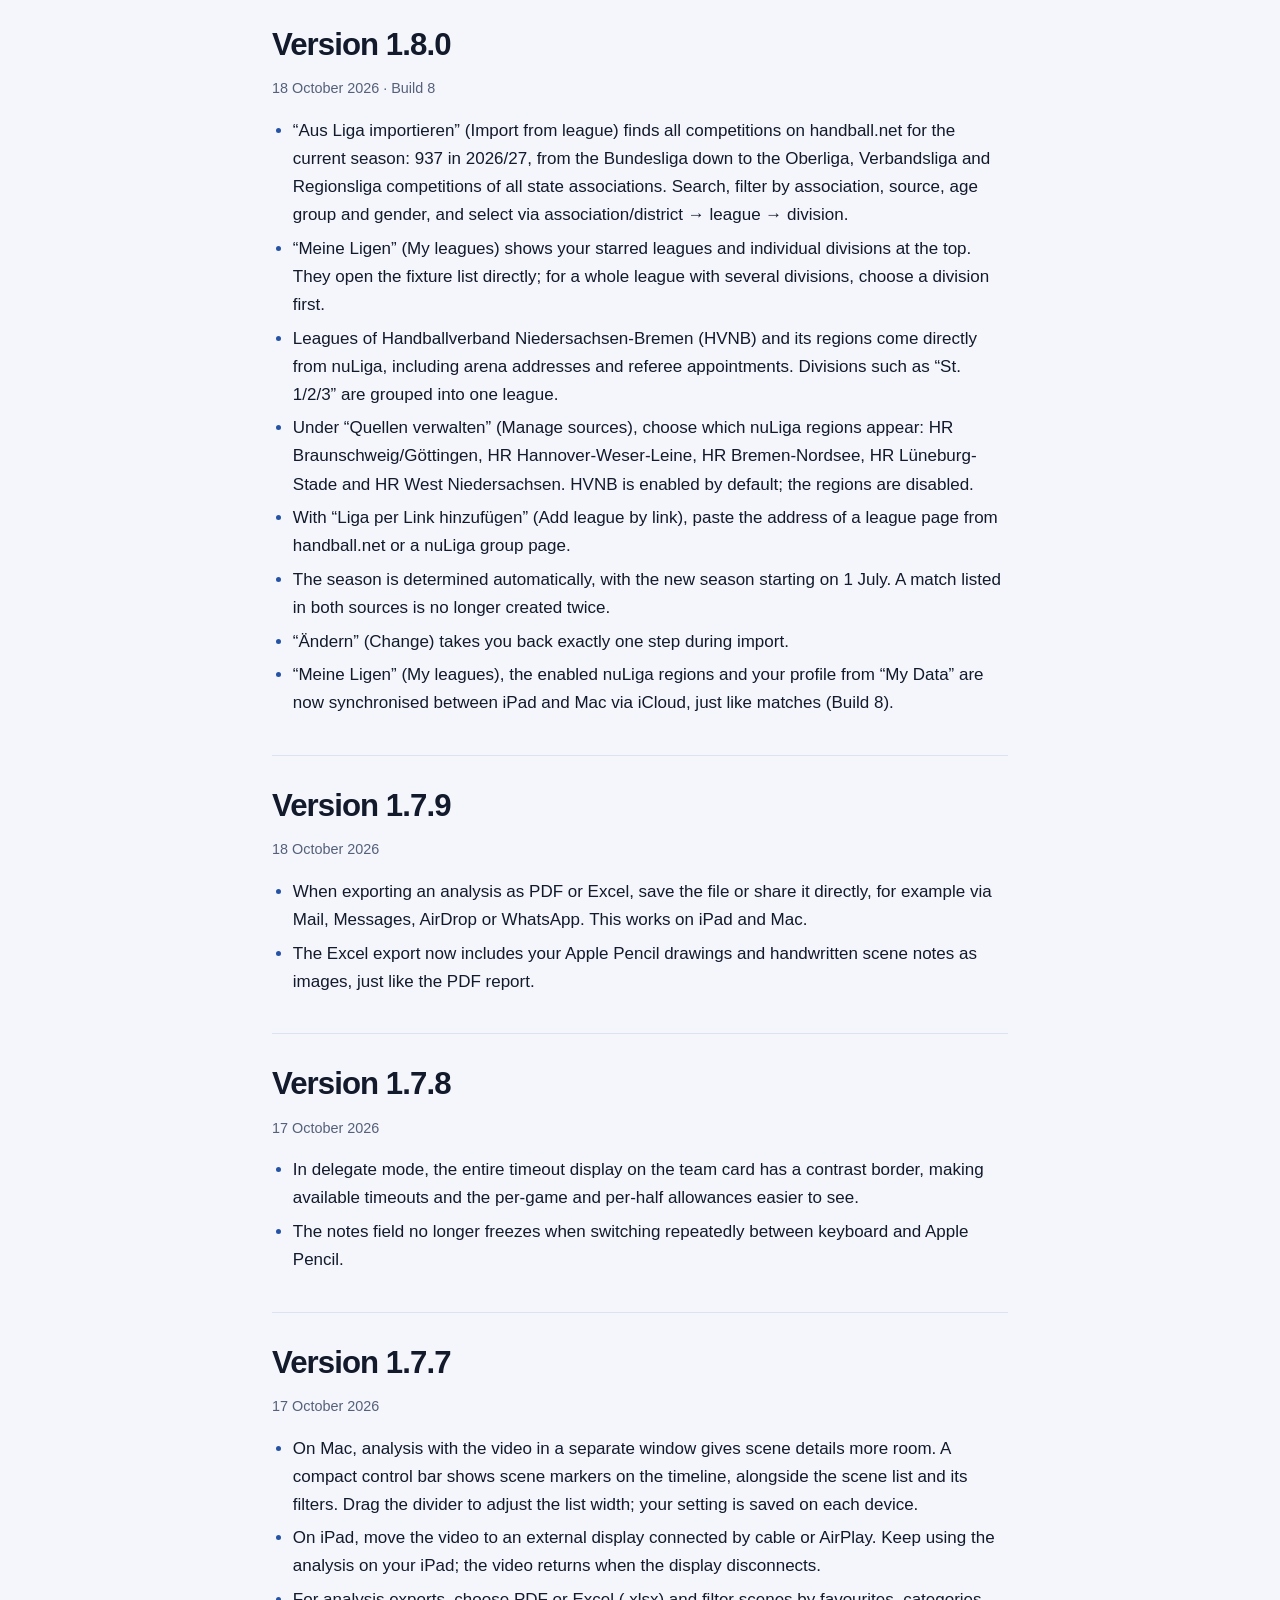
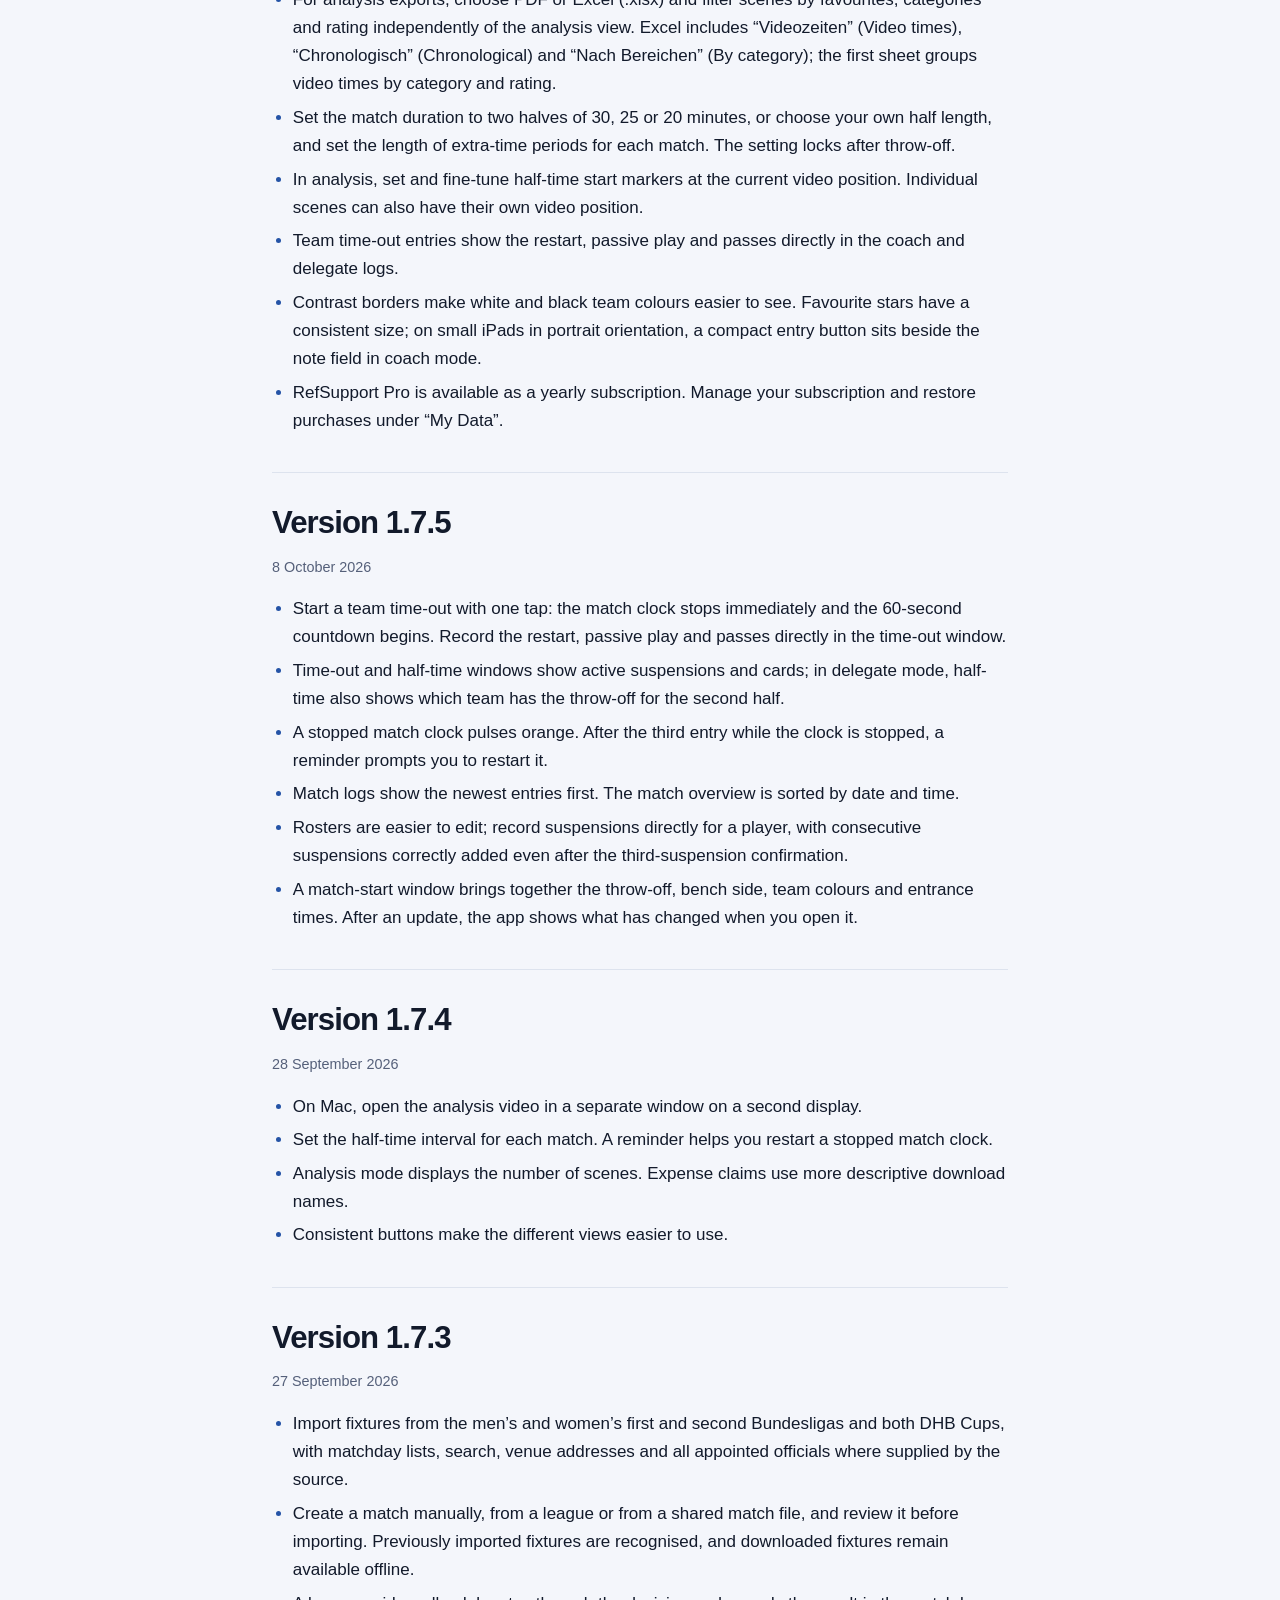
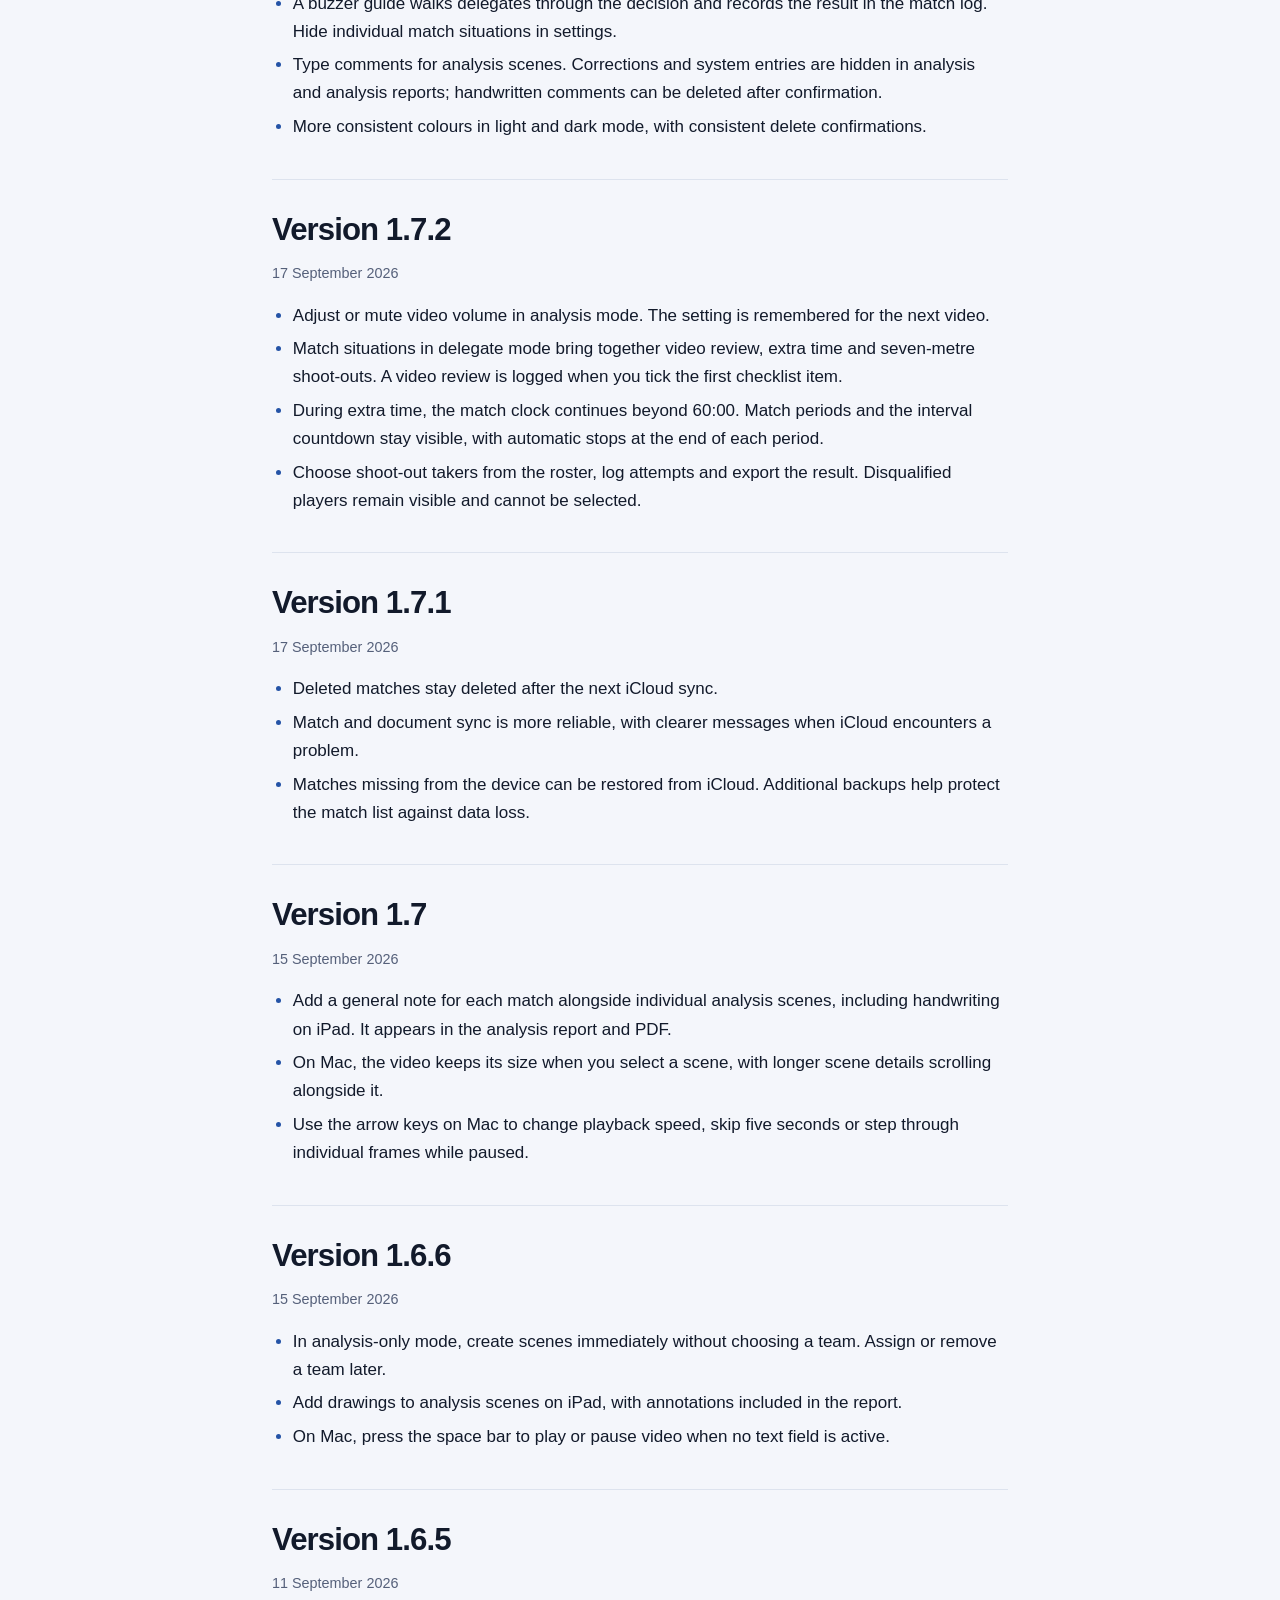
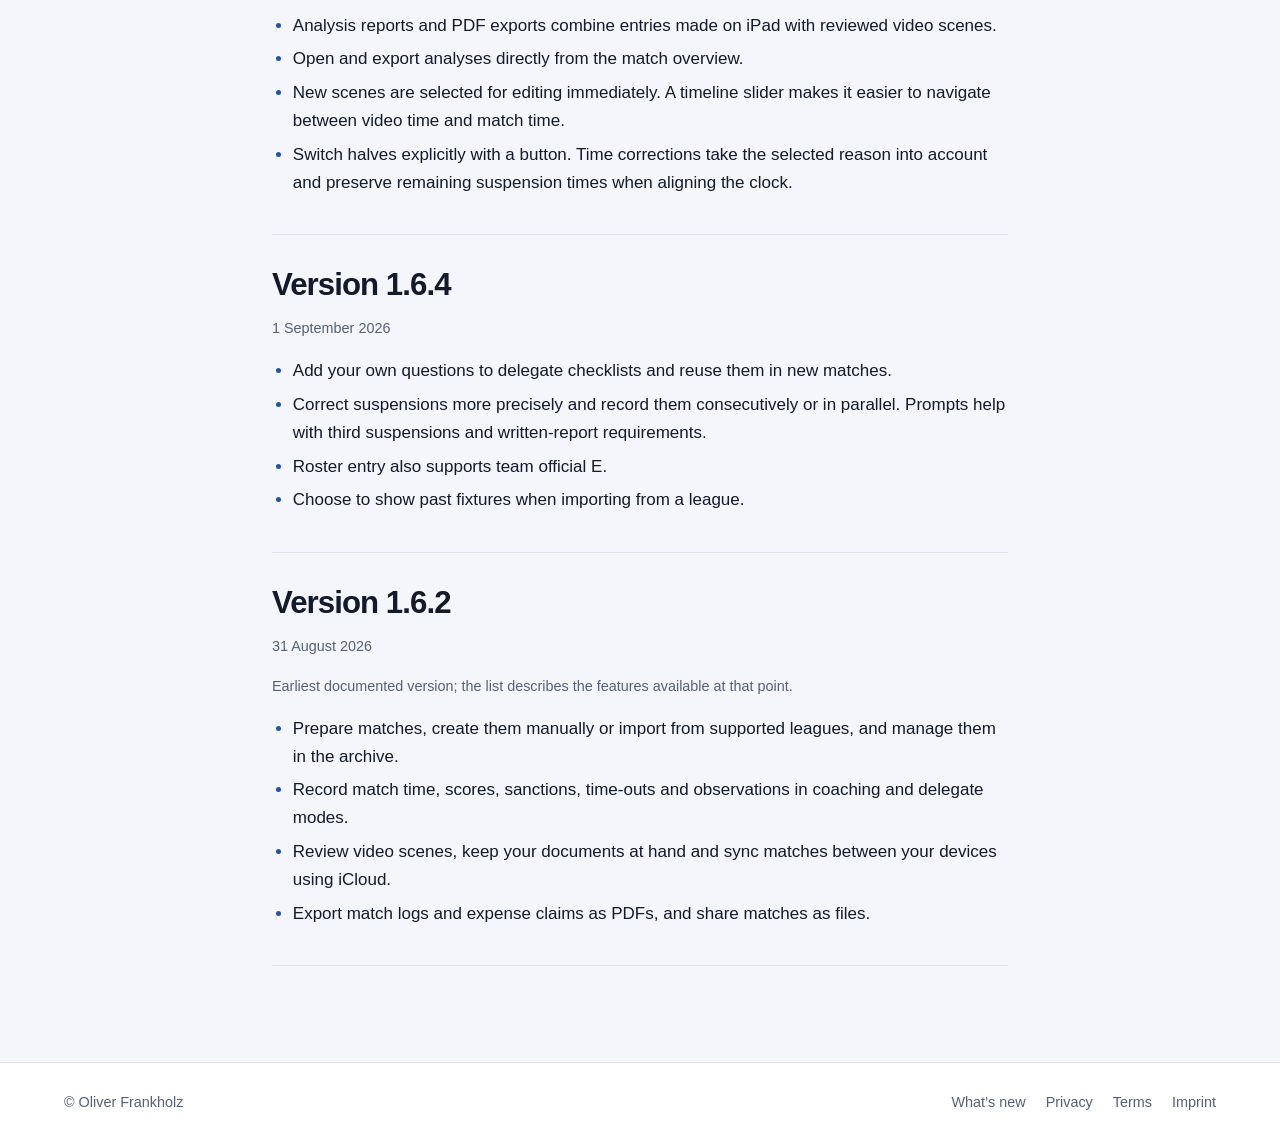
<file: en/changelog.html>
<!doctype html>
<html lang="en">
<head>
  <meta charset="utf-8">
  <meta name="viewport" content="width=device-width, initial-scale=1">
  <meta name="description" content="New features and improvements in each version of RefSupport.">
  <meta name="color-scheme" content="light dark">
  <meta http-equiv="Content-Security-Policy" content="default-src 'self'; script-src 'self' https://gc.zgo.at; connect-src 'self' https://ref-support.goatcounter.com; style-src 'self'; img-src 'self' data: https://ref-support.goatcounter.com; object-src 'none'; base-uri 'none'; form-action 'none'">
  <title>What’s new · RefSupport</title>
  <link rel="stylesheet" href="../styles.css?v=20261017a">
  <link rel="icon" type="image/png" href="../images/app-icon-64.png">
  <link rel="apple-touch-icon" href="../images/app-icon-180.png">
  <link rel="alternate" hreflang="de" href="../changelog.html">
</head>
<body>
  <a class="skip-link" href="#content">Skip to content</a>
  <header class="site-header">
    <div class="header-inner">
      <a class="brand" href="index.html"><img src="../images/app-icon-64.png" alt="" width="30" height="30">RefSupport</a>
      <nav class="site-nav" aria-label="Main navigation">
        <a href="index.html">Support</a>
        <a href="guide.html">Guide</a>
        <a href="changelog.html" aria-current="page">What’s new</a>
        <a href="privacy.html">Privacy</a>
        <a href="terms.html">Terms</a>
        <a href="imprint.html">Imprint</a>
      </nav>
      <nav class="language-nav" aria-label="Language">
        <a href="../changelog.html" lang="de">DE</a>
        <a href="changelog.html" lang="en" aria-current="page">EN</a>
      </nav>
    </div>
  </header>

  <main id="content" class="page content">
    <p class="eyebrow">RefSupport</p>
    <h1>What’s new</h1>
    <p class="lead">New features, improvements and fixes, with the latest version first. Dates refer to the documented version milestones.</p>

    <section class="release" id="version-1-9-3" aria-labelledby="version-1-9-3-title">
      <h2 id="version-1-9-3-title">Version 1.9.3</h2>
      <p class="meta"><time datetime="2026-11-02">2 November 2026</time> · Build 21 · iOS and macOS</p>
      <ul>
        <li>Sportlounge upload: the video time now comes first in the video name and description.</li>
        <li>More reliable import from handball.net: schedules are loaded through the match calendar up to the end of the season. If requests are limited, Refresh shows the latest available data and a notice.</li>
        <li>Apple Pencil notes: a full-screen editor on iPad, handwriting fitted for display and note cards only as tall as their content.</li>
        <li>Better protection for your matches: save errors are shown with an option to retry. iCloud sync preserves delegate events from the same match run and backs up unsynced changes before overwriting them.</li>
        <li>Roster editing opens the selected team directly, with the extra player heading removed. Without a Sportlounge link, scenes in analysis and exports are sorted by match time.</li>
        <li>Mac: no more crash when opening “My Data”.</li>
      </ul>
    </section>

    <section class="release" id="version-1-9-1" aria-labelledby="version-1-9-1-title">
      <h2 id="version-1-9-1-title">Version 1.9.1</h2>
      <p class="meta"><time datetime="2026-10-27">27 October 2026</time> · Build 14</p>
      <ul>
        <li>Importing leagues and matches from handball.net works again. RefSupport has been adapted to the changed handball.net website.</li>
        <li>Matchdays already played may be missing from handball.net; current and upcoming matches are fully available. If a league is missing from the list, add it using the league's link from handball.net.</li>
      </ul>
    </section>

    <section class="release" id="version-1-9-0" aria-labelledby="version-1-9-0-title">
      <h2 id="version-1-9-0-title">Version 1.9.0</h2>
      <p class="meta"><time datetime="2026-10-24">24 October 2026</time> · Build 13</p>
      <ul>
        <li>RefSupport is now officially available for iPhone (iOS 17 or later). In coach/observer mode you manage your matches on the go and record scenes with ratings and comments; via iCloud they also appear on iPad and Mac. Use delegate and analysis modes on iPad and Mac. Delegate matches are listed on iPhone and point you to iPad or Mac when opened.</li>
        <li>On iPhone, mark a scene as a favourite while you are still entering it, using the star next to “Eintragen” (Enter). The filter is called “Favoriten” (Favourites); “Alle zeigen” (Show all) brings back all scenes.</li>
        <li>In Sportlounge analysis on iPad and Mac, show or hide the scene list with “Szenenliste ausblenden” / “Szenenliste einblenden” (Hide/Show scene list) or ⌃⌘S. Drag to adjust its width; a double tap or double click resets it. The setting is remembered.</li>
        <li>On iPad, the video gets more room: the scene list stays at the side in portrait orientation too, the height of the scene details is adjustable and the header is more compact. Video and match time are shown right next to the slider.</li>
        <li>Pinch to zoom the video on iPad up to five times and pan the view. A double tap or “Videozoom zurücksetzen” (Reset video zoom) restores the view; the zoom is kept when you move to the next scene.</li>
        <li>Control the video with a keyboard on iPad too: Space to play and pause, ↑/↓ for speed, ←/→ to jump five seconds or, when paused, one frame. Shortcuts do not interfere while you type in text fields.</li>
        <li>In the scene details, an icon button sets the scene to the current video position. The “-5 s” to “+5 s” buttons have been removed; the time field and “Zurücksetzen” (Reset) remain.</li>
        <li>“Besondere Szene” (special scene) is now called “Favorit” (favourite) everywhere: when editing (“Als Favorit markieren”, Mark as favourite), in analysis and in PDF and Excel exports (“★ Favorit”, “Szenen gesamt: … · Favoriten: …”).</li>
        <li>Matches saved with a newer RefSupport version remain unchanged on devices running an older version and are not overwritten. The iCloud status then asks you to update RefSupport on all devices. Matches that cannot be read are additionally backed up locally.</li>
        <li>In “My Data”, use “Diagnose-Protokoll teilen” (Share diagnostic log) to send support a log of the last 7 days. It contains only technical details, for example about iCloud sync, imports and purchases – no names, notes or account data.</li>
      </ul>
    </section>

    <section class="release" id="version-1-8-2" aria-labelledby="version-1-8-2-title">
      <h2 id="version-1-8-2-title">Version 1.8.2</h2>
      <p class="meta"><time datetime="2026-10-24">24 October 2026</time> · Build 12</p>
      <ul>
        <li>As with analysis exports, the invoice view on iPad and Mac now has separate buttons: “Rechnung sichern” (Save invoice) saves the PDF via the file dialog, “Rechnung teilen” (Share invoice) opens the share sheet directly.</li>
        <li>The invoice shows the match number without the leading season code (e.g. “2627”) and in a smaller font.</li>
      </ul>
    </section>

    <section class="release" id="version-1-8-1" aria-labelledby="version-1-8-1-title">
      <h2 id="version-1-8-1-title">Version 1.8.1</h2>
      <p class="meta"><time datetime="2026-10-23">23 October 2026</time> · Builds 9–11</p>
      <ul>
        <li>Upload selected scenes as clips using the cloud with an upward arrow in Sportlounge analysis. Choose how many seconds to include before and after each scene, then select a destination folder or “Meine Videos” (My videos). Sportlounge creates the clips with automatically generated titles and your comments.</li>
        <li>If you forget to tap “Spielende” (End of match) after playing time ends, RefSupport automatically closes the match 15 minutes later and stops the video clock. Extra time moves this deadline to 15 minutes after extra time ends. If you have recorded a 7-metre shoot-out, finish the match manually.</li>
        <li>Analysis exports now include match details on an additional PDF page and in a separate Excel sheet, “Spieldaten” (Match details): final score, half-time score, competition, arena, officials and your name as referee observer.</li>
        <li>RefSupport is also available as an iPhone beta through TestFlight. Manage matches and record scenes with ratings and comments on the go in coach/observer mode. Delegate and analysis modes are unavailable on iPhone.</li>
        <li>A single unreadable match in iCloud no longer stops synchronization. It is skipped, not overwritten and retried during the next sync (Build 11).</li>
        <li>On iPhone, pull down to refresh the match list (Build 11).</li>
      </ul>
    </section>

    <section class="release" id="version-1-8-0" aria-labelledby="version-1-8-0-title">
      <h2 id="version-1-8-0-title">Version 1.8.0</h2>
      <p class="meta"><time datetime="2026-10-18">18 October 2026</time> · Build 8</p>
      <ul>
        <li>“Aus Liga importieren” (Import from league) finds all competitions on handball.net for the current season: 937 in 2026/27, from the Bundesliga down to the Oberliga, Verbandsliga and Regionsliga competitions of all state associations. Search, filter by association, source, age group and gender, and select via association/district → league → division.</li>
        <li>“Meine Ligen” (My leagues) shows your starred leagues and individual divisions at the top. They open the fixture list directly; for a whole league with several divisions, choose a division first.</li>
        <li>Leagues of Handballverband Niedersachsen-Bremen (HVNB) and its regions come directly from nuLiga, including arena addresses and referee appointments. Divisions such as “St. 1/2/3” are grouped into one league.</li>
        <li>Under “Quellen verwalten” (Manage sources), choose which nuLiga regions appear: HR Braunschweig/Göttingen, HR Hannover-Weser-Leine, HR Bremen-Nordsee, HR Lüneburg-Stade and HR West Niedersachsen. HVNB is enabled by default; the regions are disabled.</li>
        <li>With “Liga per Link hinzufügen” (Add league by link), paste the address of a league page from handball.net or a nuLiga group page.</li>
        <li>The season is determined automatically, with the new season starting on 1 July. A match listed in both sources is no longer created twice.</li>
        <li>“Ändern” (Change) takes you back exactly one step during import.</li>
        <li>“Meine Ligen” (My leagues), the enabled nuLiga regions and your profile from “My Data” are now synchronised between iPad and Mac via iCloud, just like matches (Build 8).</li>
      </ul>
    </section>

    <section class="release" id="version-1-7-9" aria-labelledby="version-1-7-9-title">
      <h2 id="version-1-7-9-title">Version 1.7.9</h2>
      <p class="meta"><time datetime="2026-10-18">18 October 2026</time></p>
      <ul>
        <li>When exporting an analysis as PDF or Excel, save the file or share it directly, for example via Mail, Messages, AirDrop or WhatsApp. This works on iPad and Mac.</li>
        <li>The Excel export now includes your Apple Pencil drawings and handwritten scene notes as images, just like the PDF report.</li>
      </ul>
    </section>

    <section class="release" id="version-1-7-8" aria-labelledby="version-1-7-8-title">
      <h2 id="version-1-7-8-title">Version 1.7.8</h2>
      <p class="meta"><time datetime="2026-10-17">17 October 2026</time></p>
      <ul>
        <li>In delegate mode, the entire timeout display on the team card has a contrast border, making available timeouts and the per-game and per-half allowances easier to see.</li>
        <li>The notes field no longer freezes when switching repeatedly between keyboard and Apple Pencil.</li>
      </ul>
    </section>

    <section class="release" id="version-1-7-7" aria-labelledby="version-1-7-7-title">
      <h2 id="version-1-7-7-title">Version 1.7.7</h2>
      <p class="meta"><time datetime="2026-10-17">17 October 2026</time></p>
      <ul>
        <li>On Mac, analysis with the video in a separate window gives scene details more room. A compact control bar shows scene markers on the timeline, alongside the scene list and its filters. Drag the divider to adjust the list width; your setting is saved on each device.</li>
        <li>On iPad, move the video to an external display connected by cable or AirPlay. Keep using the analysis on your iPad; the video returns when the display disconnects.</li>
        <li>For analysis exports, choose PDF or Excel (.xlsx) and filter scenes by favourites, categories and rating independently of the analysis view. Excel includes “Videozeiten” (Video times), “Chronologisch” (Chronological) and “Nach Bereichen” (By category); the first sheet groups video times by category and rating.</li>
        <li>Set the match duration to two halves of 30, 25 or 20 minutes, or choose your own half length, and set the length of extra-time periods for each match. The setting locks after throw-off.</li>
        <li>In analysis, set and fine-tune half-time start markers at the current video position. Individual scenes can also have their own video position.</li>
        <li>Team time-out entries show the restart, passive play and passes directly in the coach and delegate logs.</li>
        <li>Contrast borders make white and black team colours easier to see. Favourite stars have a consistent size; on small iPads in portrait orientation, a compact entry button sits beside the note field in coach mode.</li>
        <li>RefSupport Pro is available as a yearly subscription. Manage your subscription and restore purchases under “My Data”.</li>
      </ul>
    </section>

    <section class="release" id="version-1-7-5" aria-labelledby="version-1-7-5-title">
      <h2 id="version-1-7-5-title">Version 1.7.5</h2>
      <p class="meta"><time datetime="2026-10-08">8 October 2026</time></p>
      <ul>
        <li>Start a team time-out with one tap: the match clock stops immediately and the 60-second countdown begins. Record the restart, passive play and passes directly in the time-out window.</li>
        <li>Time-out and half-time windows show active suspensions and cards; in delegate mode, half-time also shows which team has the throw-off for the second half.</li>
        <li>A stopped match clock pulses orange. After the third entry while the clock is stopped, a reminder prompts you to restart it.</li>
        <li>Match logs show the newest entries first. The match overview is sorted by date and time.</li>
        <li>Rosters are easier to edit; record suspensions directly for a player, with consecutive suspensions correctly added even after the third-suspension confirmation.</li>
        <li>A match-start window brings together the throw-off, bench side, team colours and entrance times. After an update, the app shows what has changed when you open it.</li>
      </ul>
    </section>

    <section class="release" id="version-1-7-4" aria-labelledby="version-1-7-4-title">
      <h2 id="version-1-7-4-title">Version 1.7.4</h2>
      <p class="meta"><time datetime="2026-09-28">28 September 2026</time></p>
      <ul>
        <li>On Mac, open the analysis video in a separate window on a second display.</li>
        <li>Set the half-time interval for each match. A reminder helps you restart a stopped match clock.</li>
        <li>Analysis mode displays the number of scenes. Expense claims use more descriptive download names.</li>
        <li>Consistent buttons make the different views easier to use.</li>
      </ul>
    </section>

    <section class="release" id="version-1-7-3" aria-labelledby="version-1-7-3-title">
      <h2 id="version-1-7-3-title">Version 1.7.3</h2>
      <p class="meta"><time datetime="2026-09-27">27 September 2026</time></p>
      <ul>
        <li>Import fixtures from the men’s and women’s first and second Bundesligas and both DHB Cups, with matchday lists, search, venue addresses and all appointed officials where supplied by the source.</li>
        <li>Create a match manually, from a league or from a shared match file, and review it before importing. Previously imported fixtures are recognised, and downloaded fixtures remain available offline.</li>
        <li>A buzzer guide walks delegates through the decision and records the result in the match log. Hide individual match situations in settings.</li>
        <li>Type comments for analysis scenes. Corrections and system entries are hidden in analysis and analysis reports; handwritten comments can be deleted after confirmation.</li>
        <li>More consistent colours in light and dark mode, with consistent delete confirmations.</li>
      </ul>
    </section>

    <section class="release" id="version-1-7-2" aria-labelledby="version-1-7-2-title">
      <h2 id="version-1-7-2-title">Version 1.7.2</h2>
      <p class="meta"><time datetime="2026-09-17">17 September 2026</time></p>
      <ul>
        <li>Adjust or mute video volume in analysis mode. The setting is remembered for the next video.</li>
        <li>Match situations in delegate mode bring together video review, extra time and seven-metre shoot-outs. A video review is logged when you tick the first checklist item.</li>
        <li>During extra time, the match clock continues beyond 60:00. Match periods and the interval countdown stay visible, with automatic stops at the end of each period.</li>
        <li>Choose shoot-out takers from the roster, log attempts and export the result. Disqualified players remain visible and cannot be selected.</li>
      </ul>
    </section>

    <section class="release" id="version-1-7-1" aria-labelledby="version-1-7-1-title">
      <h2 id="version-1-7-1-title">Version 1.7.1</h2>
      <p class="meta"><time datetime="2026-09-17">17 September 2026</time></p>
      <ul>
        <li>Deleted matches stay deleted after the next iCloud sync.</li>
        <li>Match and document sync is more reliable, with clearer messages when iCloud encounters a problem.</li>
        <li>Matches missing from the device can be restored from iCloud. Additional backups help protect the match list against data loss.</li>
      </ul>
    </section>

    <section class="release" id="version-1-7" aria-labelledby="version-1-7-title">
      <h2 id="version-1-7-title">Version 1.7</h2>
      <p class="meta"><time datetime="2026-09-15">15 September 2026</time></p>
      <ul>
        <li>Add a general note for each match alongside individual analysis scenes, including handwriting on iPad. It appears in the analysis report and PDF.</li>
        <li>On Mac, the video keeps its size when you select a scene, with longer scene details scrolling alongside it.</li>
        <li>Use the arrow keys on Mac to change playback speed, skip five seconds or step through individual frames while paused.</li>
      </ul>
    </section>

    <section class="release" id="version-1-6-6" aria-labelledby="version-1-6-6-title">
      <h2 id="version-1-6-6-title">Version 1.6.6</h2>
      <p class="meta"><time datetime="2026-09-15">15 September 2026</time></p>
      <ul>
        <li>In analysis-only mode, create scenes immediately without choosing a team. Assign or remove a team later.</li>
        <li>Add drawings to analysis scenes on iPad, with annotations included in the report.</li>
        <li>On Mac, press the space bar to play or pause video when no text field is active.</li>
      </ul>
    </section>

    <section class="release" id="version-1-6-5" aria-labelledby="version-1-6-5-title">
      <h2 id="version-1-6-5-title">Version 1.6.5</h2>
      <p class="meta"><time datetime="2026-09-11">11 September 2026</time></p>
      <ul>
        <li>Analysis reports and PDF exports combine entries made on iPad with reviewed video scenes.</li>
        <li>Open and export analyses directly from the match overview.</li>
        <li>New scenes are selected for editing immediately. A timeline slider makes it easier to navigate between video time and match time.</li>
        <li>Switch halves explicitly with a button. Time corrections take the selected reason into account and preserve remaining suspension times when aligning the clock.</li>
      </ul>
    </section>

    <section class="release" id="version-1-6-4" aria-labelledby="version-1-6-4-title">
      <h2 id="version-1-6-4-title">Version 1.6.4</h2>
      <p class="meta"><time datetime="2026-09-01">1 September 2026</time></p>
      <ul>
        <li>Add your own questions to delegate checklists and reuse them in new matches.</li>
        <li>Correct suspensions more precisely and record them consecutively or in parallel. Prompts help with third suspensions and written-report requirements.</li>
        <li>Roster entry also supports team official E.</li>
        <li>Choose to show past fixtures when importing from a league.</li>
      </ul>
    </section>

    <section class="release" id="version-1-6-2" aria-labelledby="version-1-6-2-title">
      <h2 id="version-1-6-2-title">Version 1.6.2</h2>
      <p class="meta"><time datetime="2026-08-31">31 August 2026</time></p>
      <p class="meta">Earliest documented version; the list describes the features available at that point.</p>
      <ul>
        <li>Prepare matches, create them manually or import from supported leagues, and manage them in the archive.</li>
        <li>Record match time, scores, sanctions, time-outs and observations in coaching and delegate modes.</li>
        <li>Review video scenes, keep your documents at hand and sync matches between your devices using iCloud.</li>
        <li>Export match logs and expense claims as PDFs, and share matches as files.</li>
      </ul>
    </section>

  </main>

  <footer class="site-footer">
    <div class="footer-inner">
      <p>© Oliver Frankholz</p>
      <nav class="footer-links" aria-label="Further information">
        <a href="changelog.html" aria-current="page">What’s new</a>
        <a href="privacy.html">Privacy</a>
        <a href="terms.html">Terms</a>
        <a href="imprint.html">Imprint</a>
      </nav>
    </div>
  </footer>
<script data-goatcounter="https://ref-support.goatcounter.com/count" async src="//gc.zgo.at/count.js"></script>
</body>
</html>
</file>
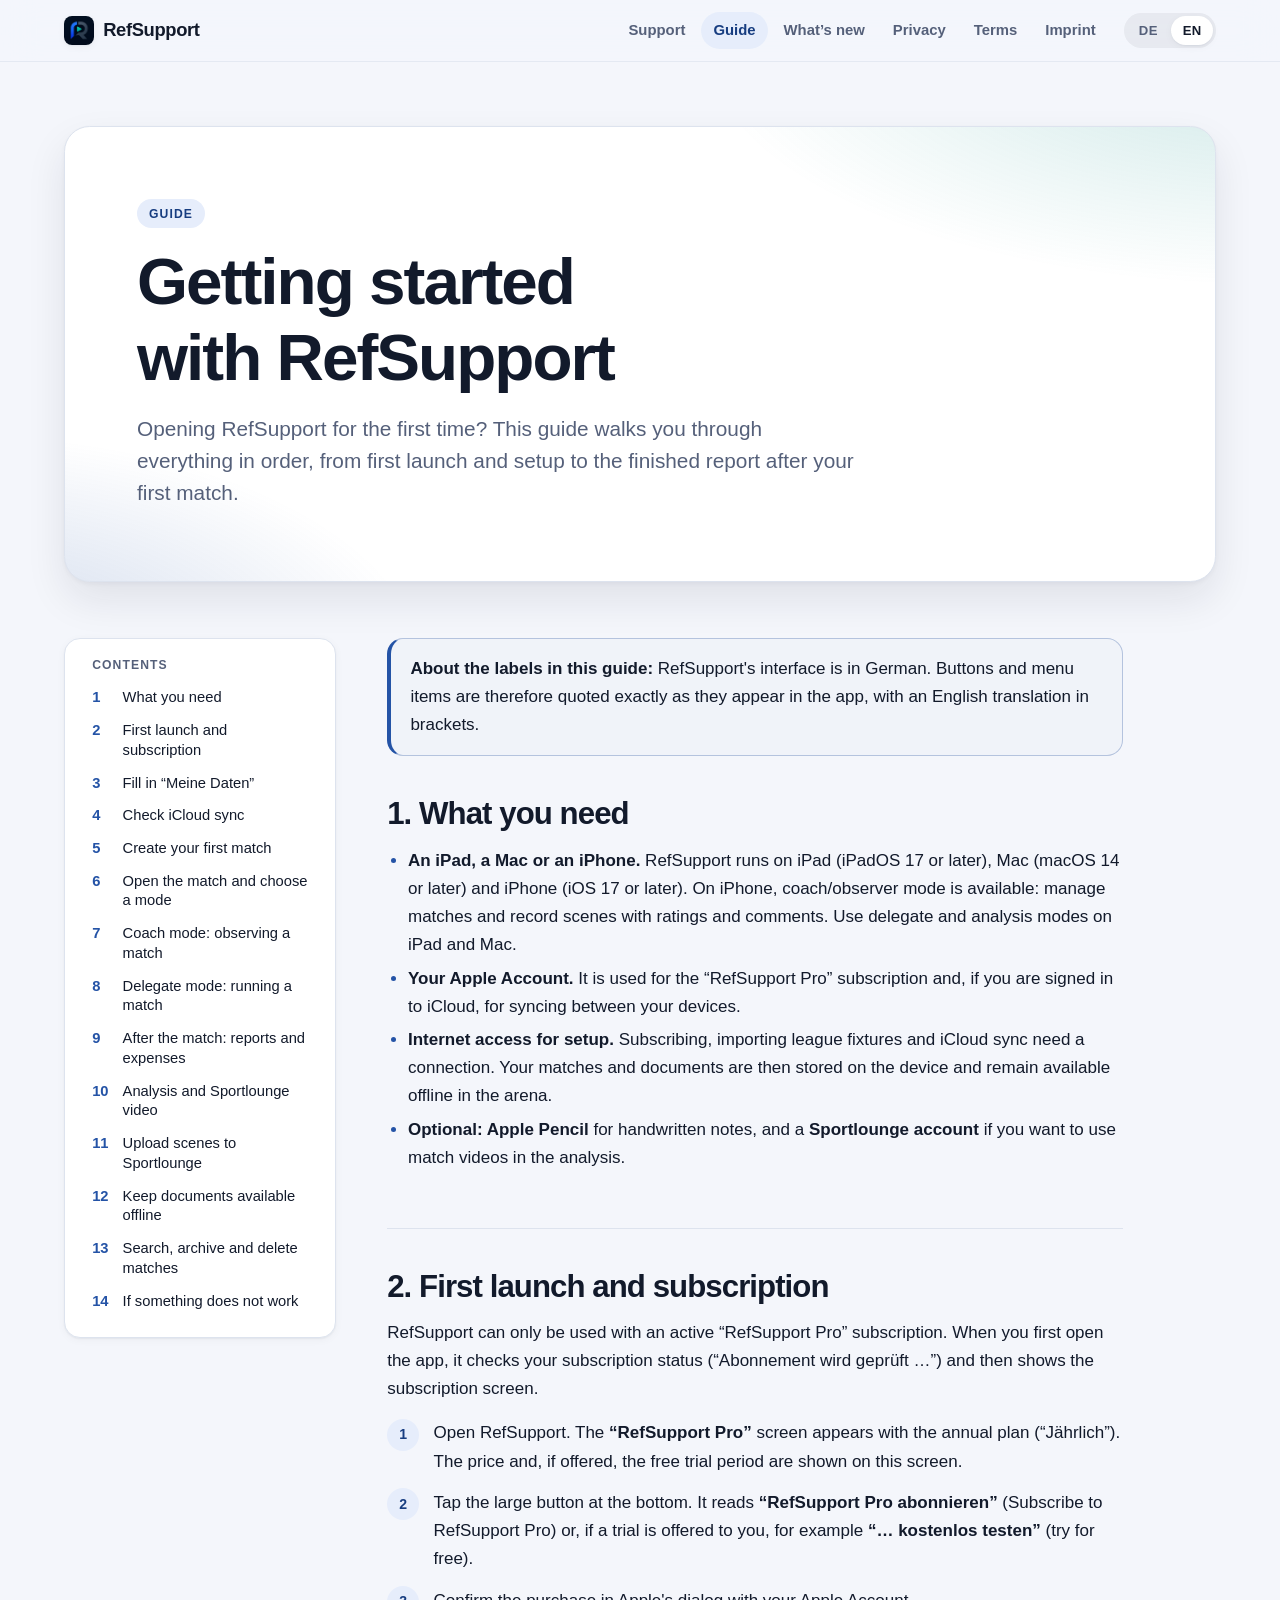
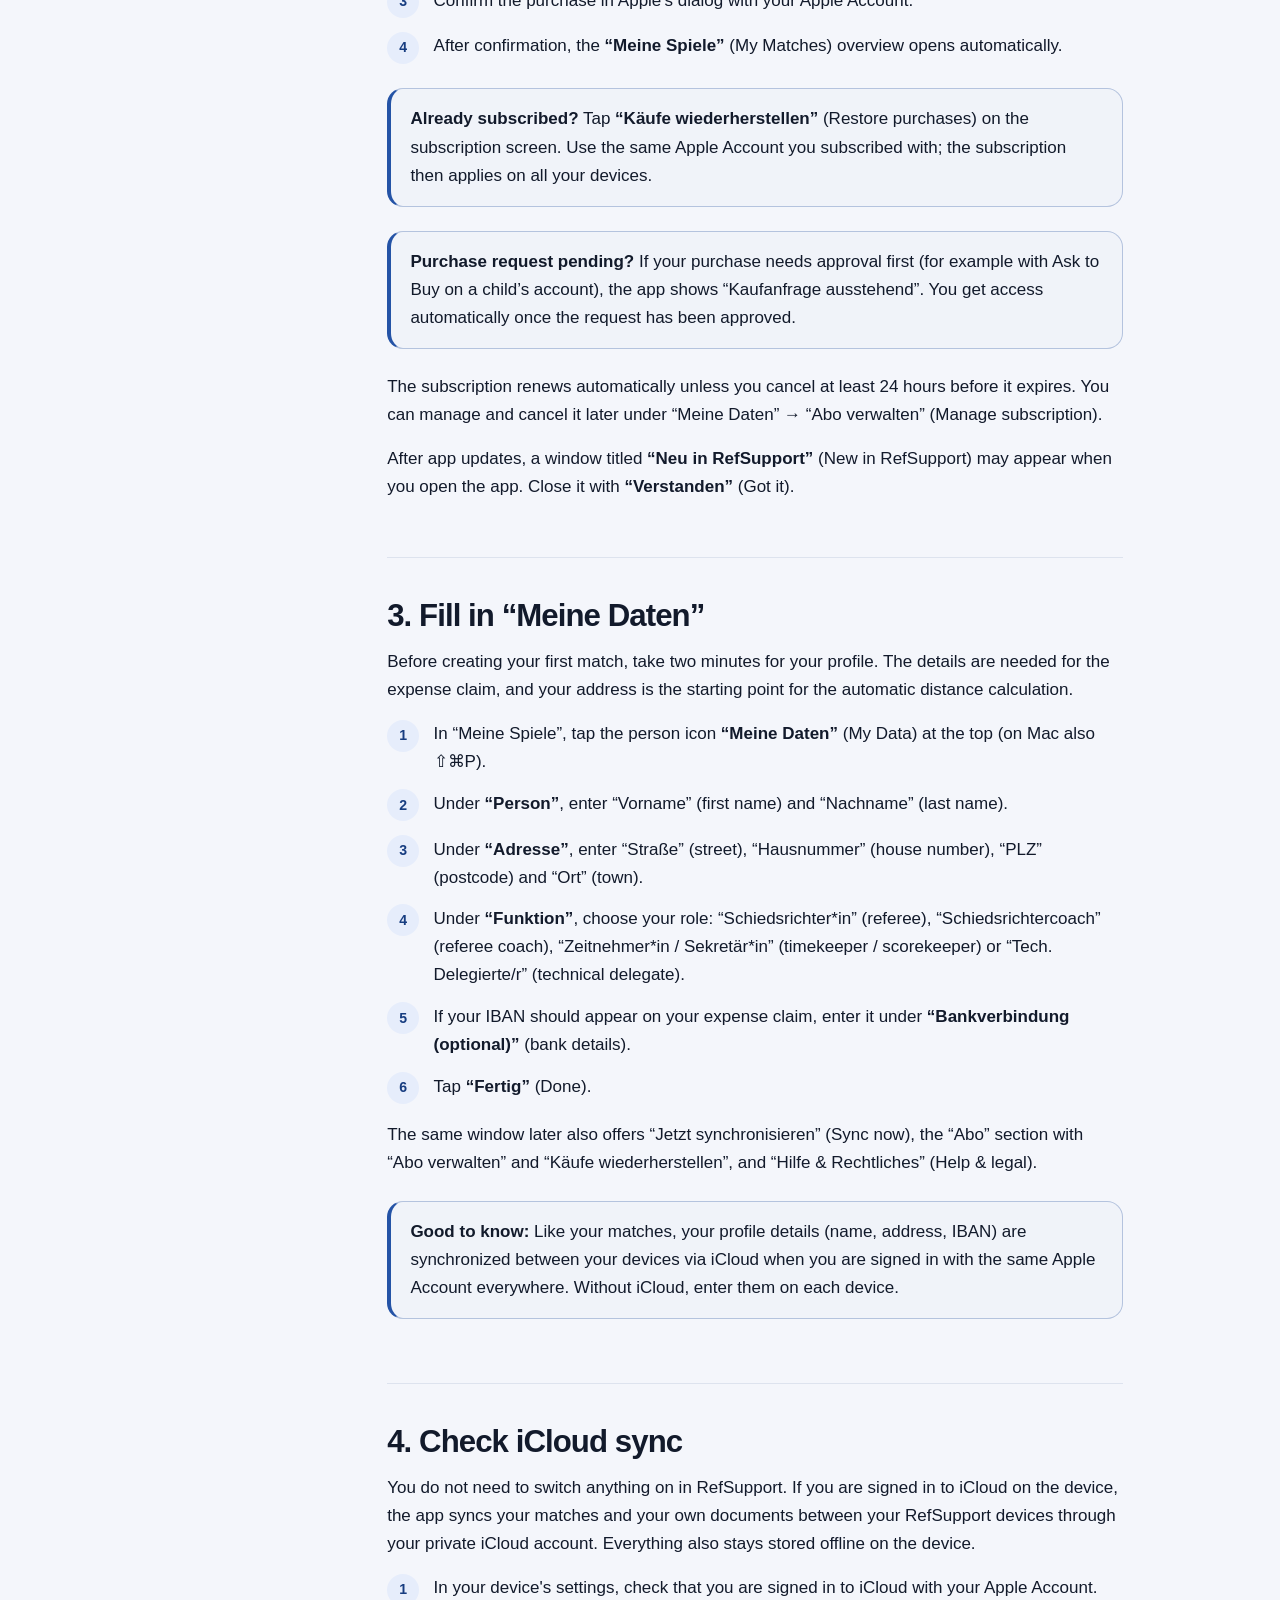
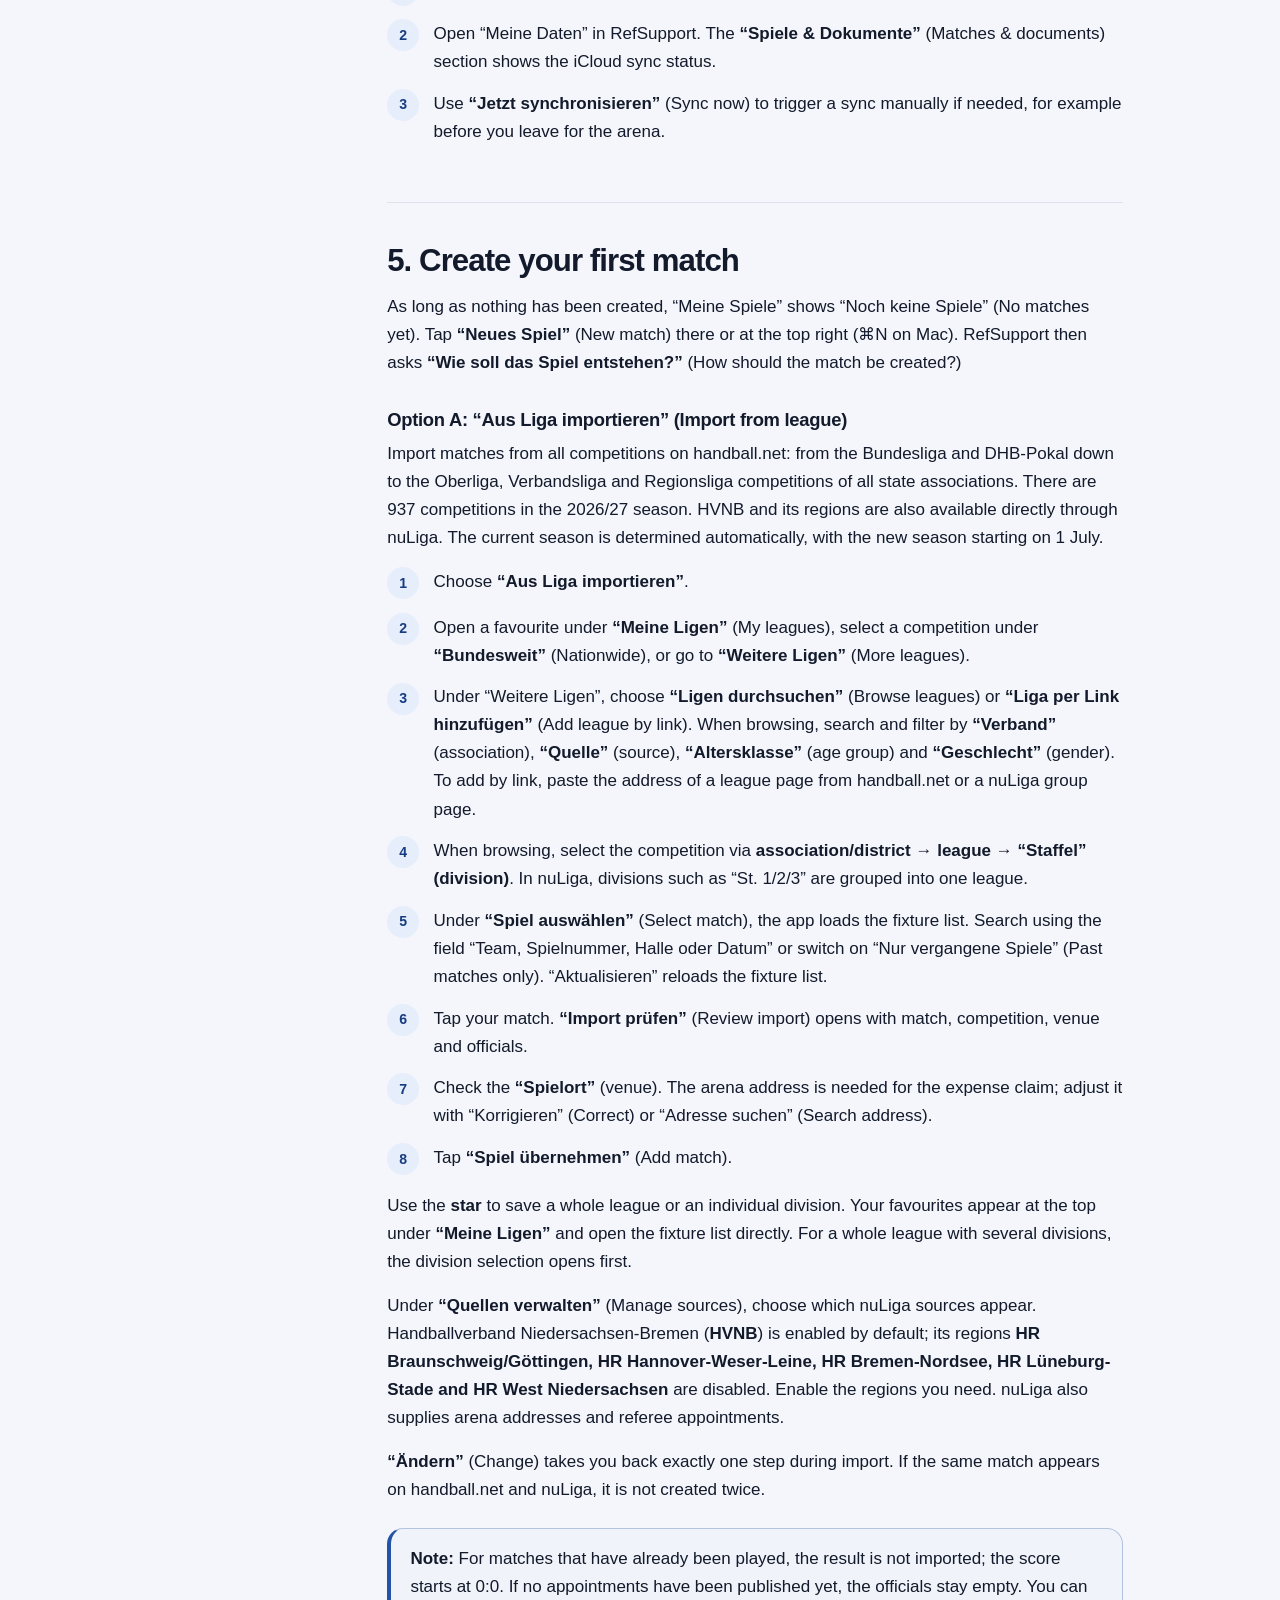
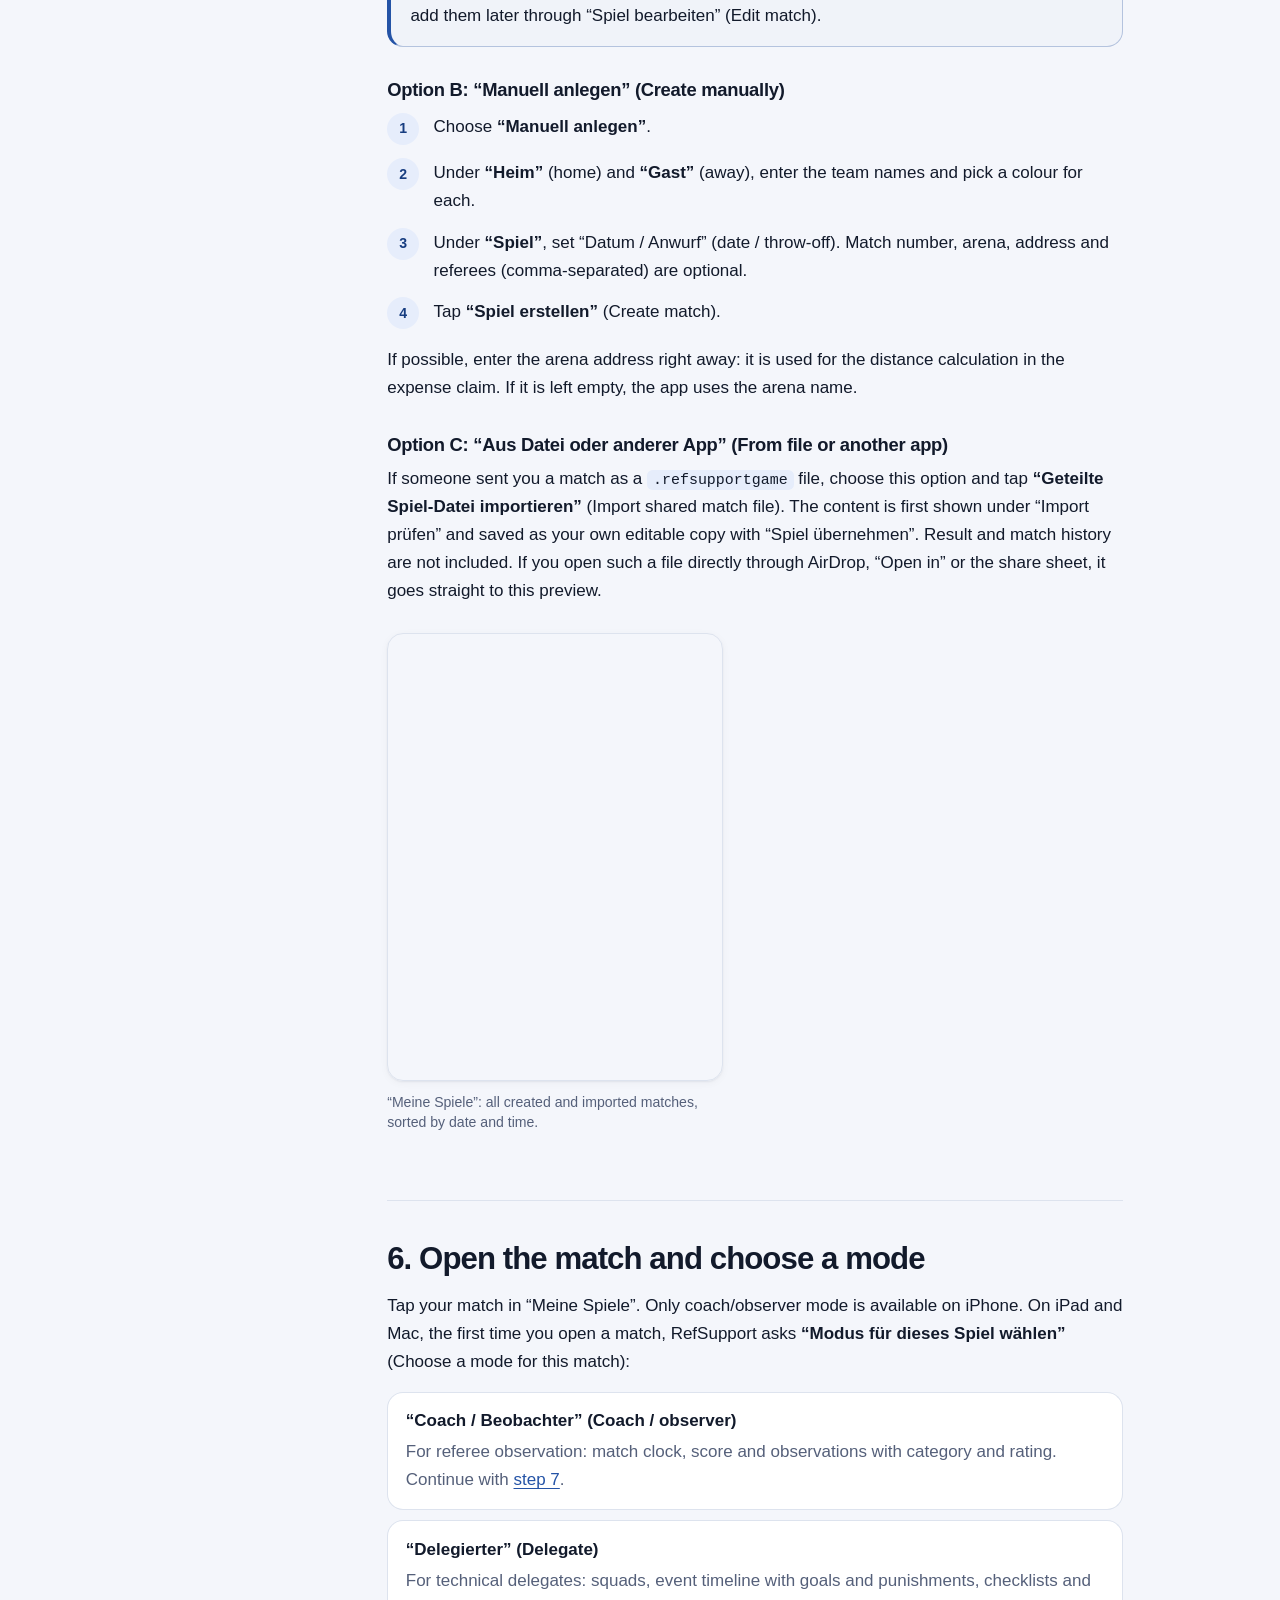
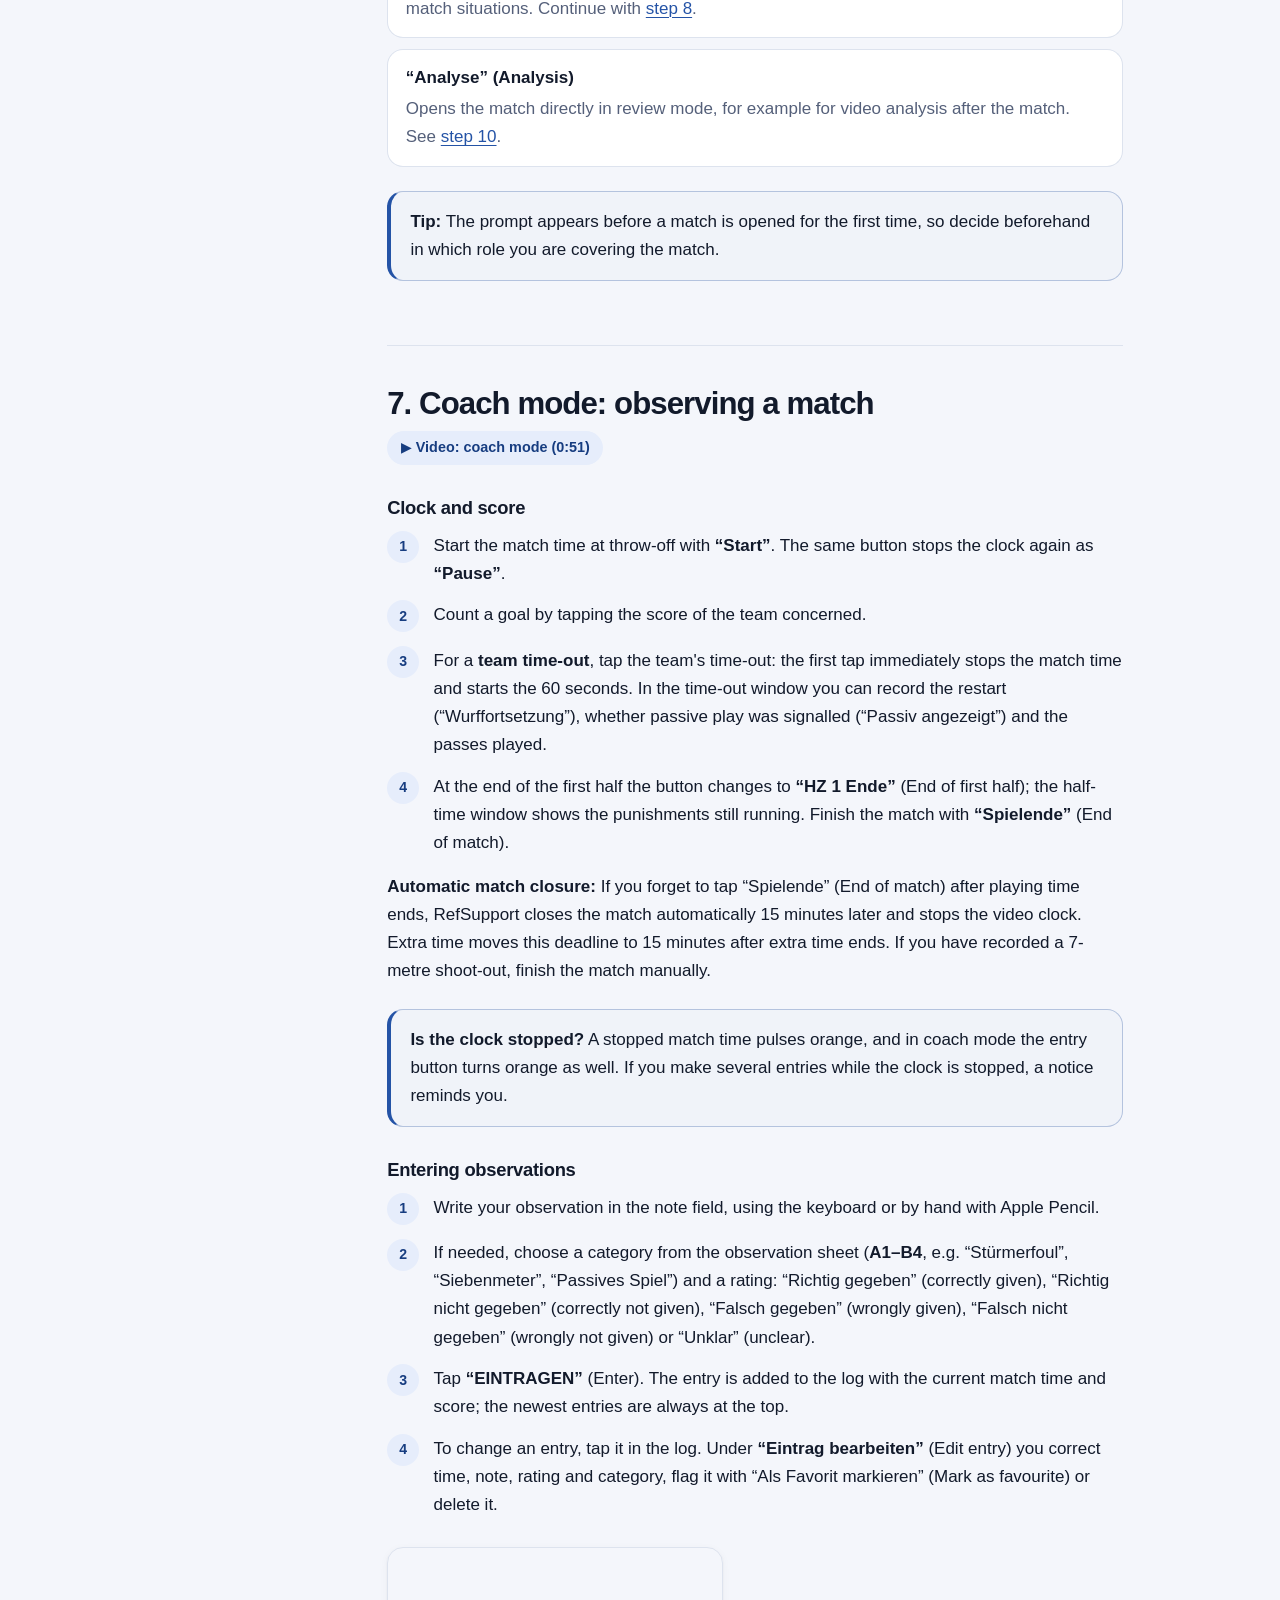
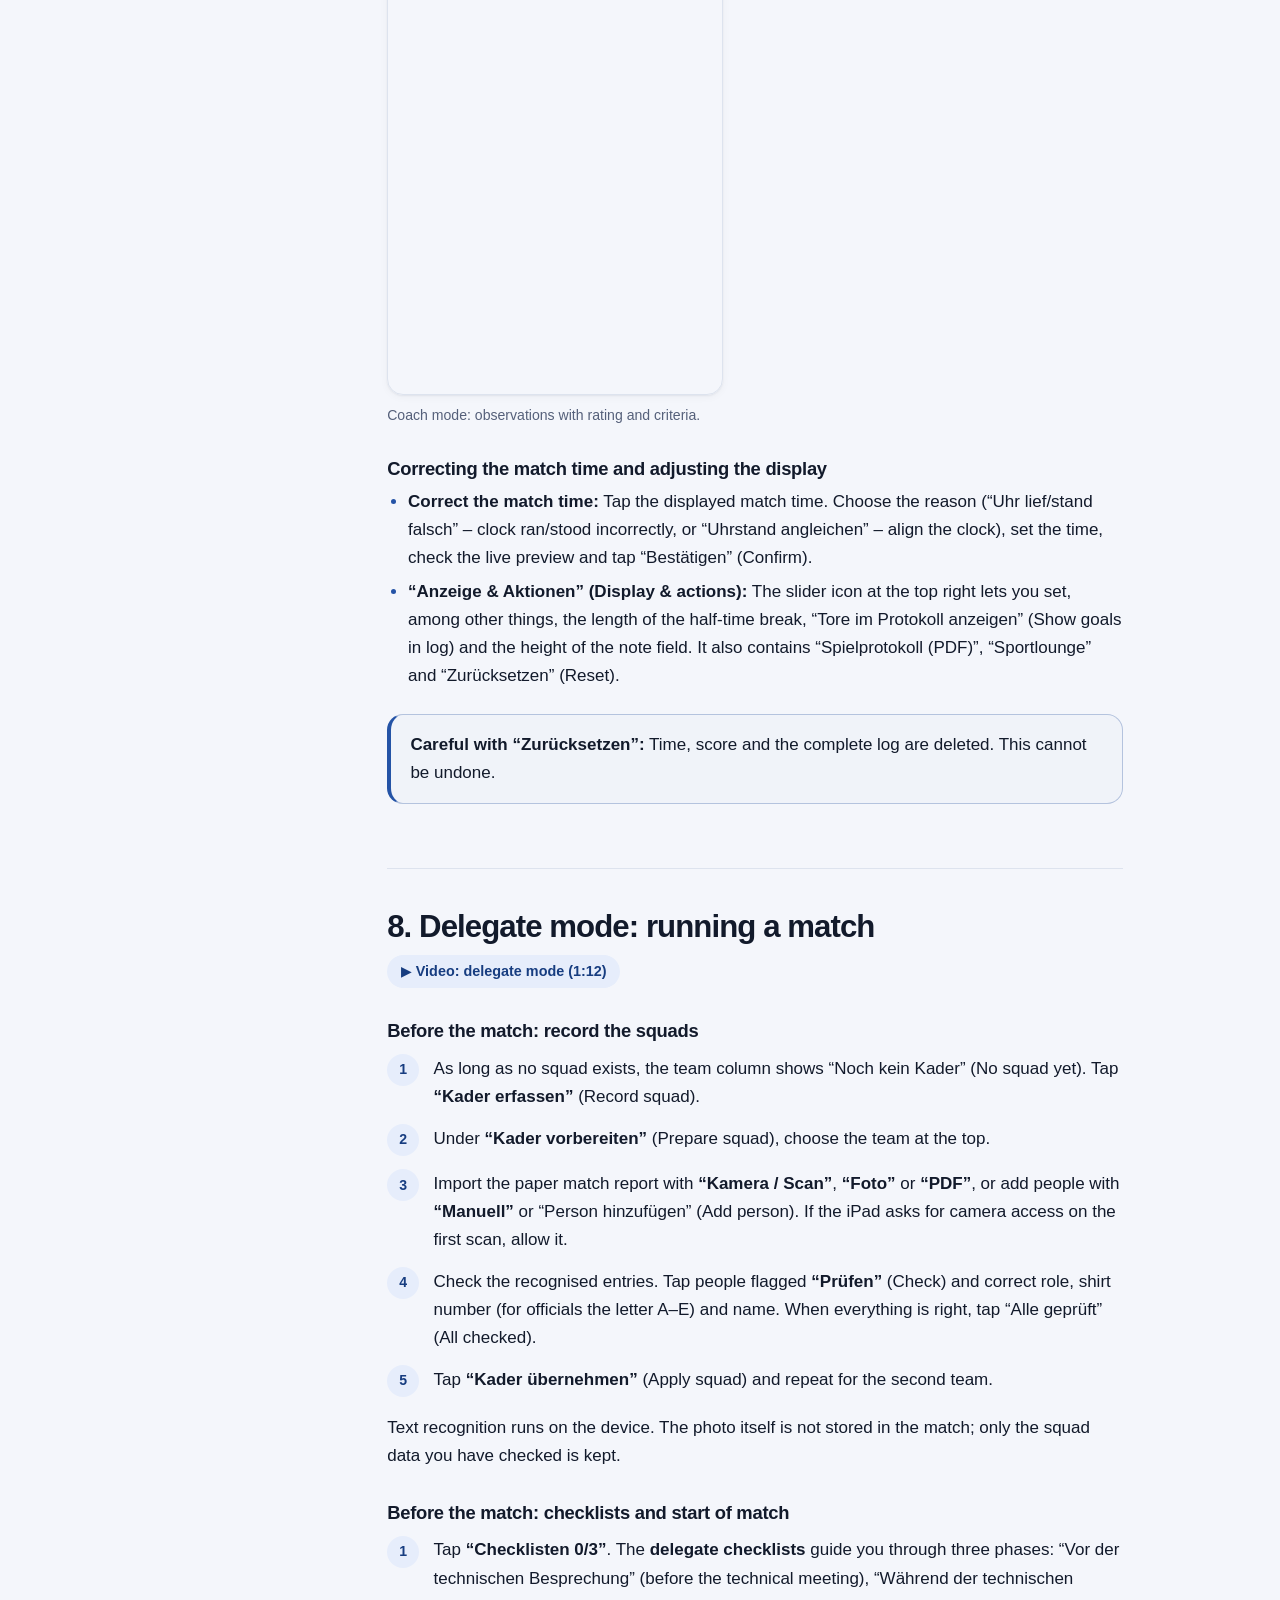
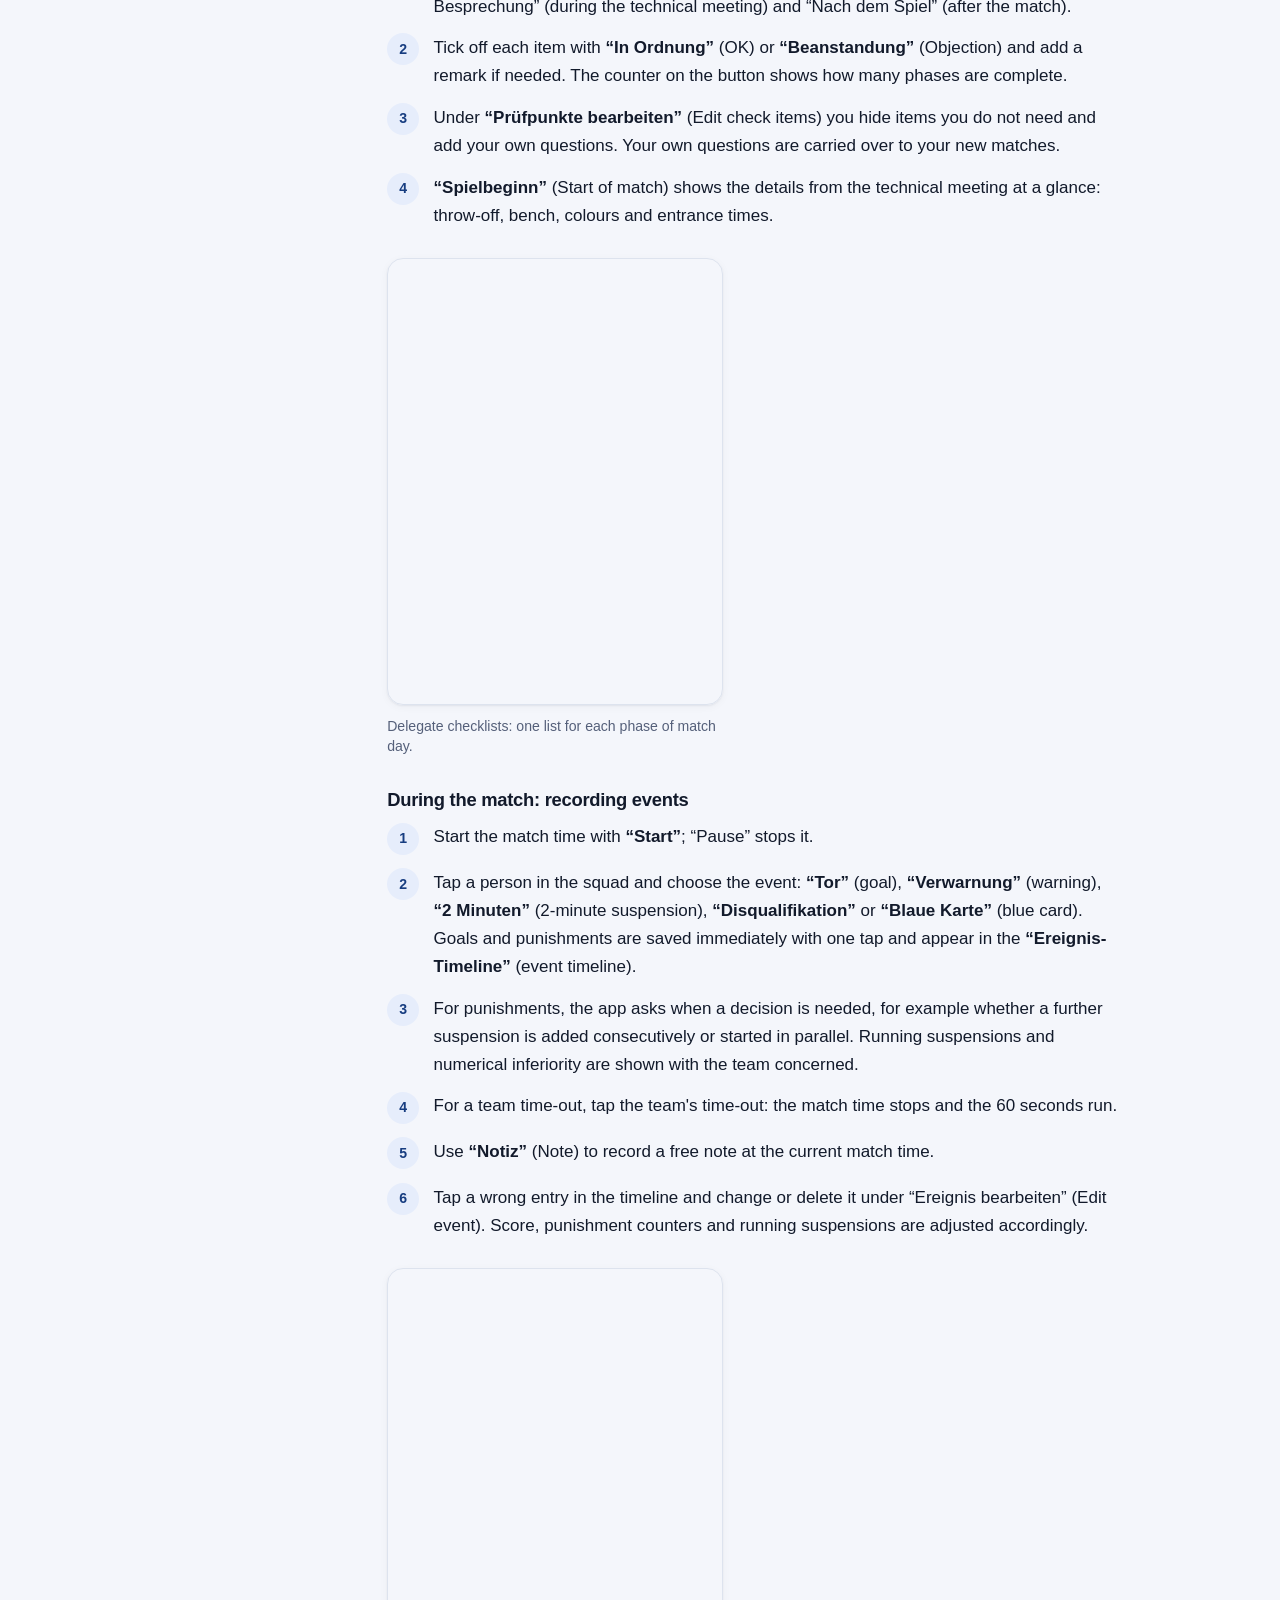
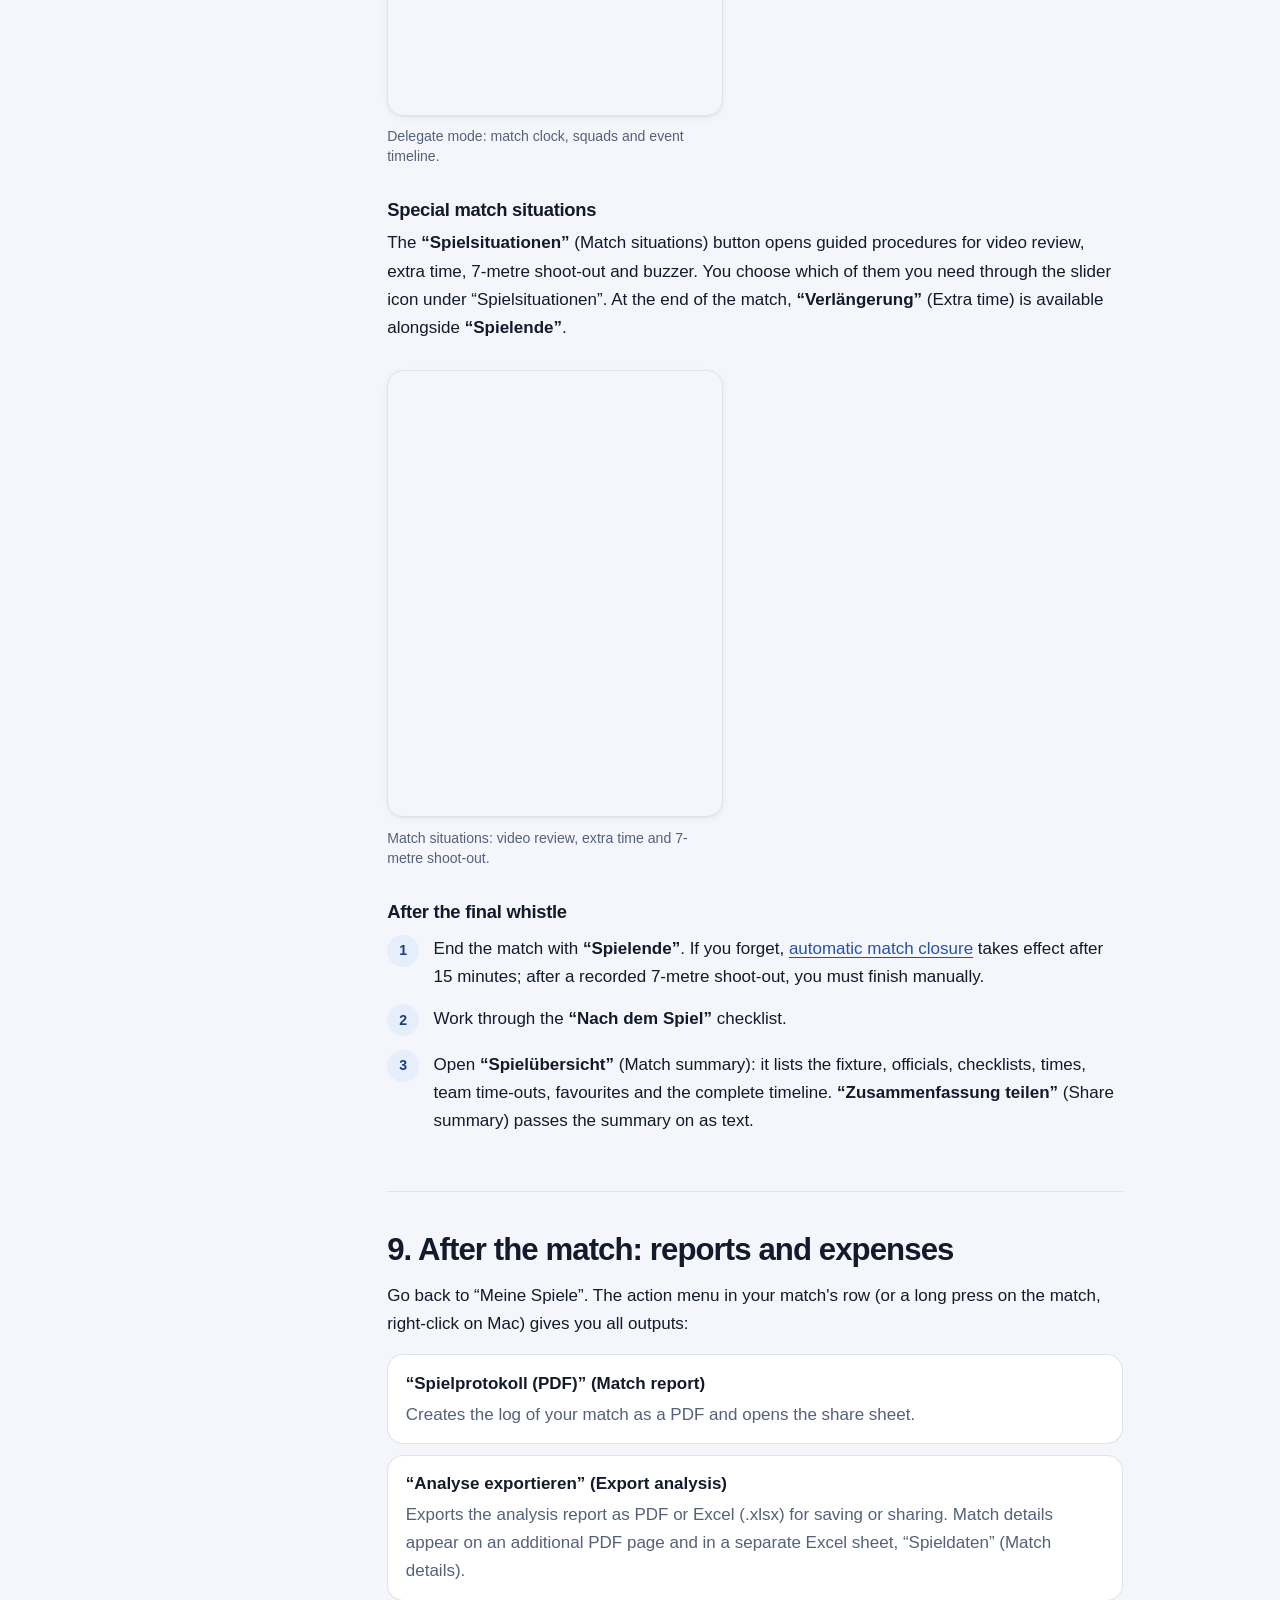
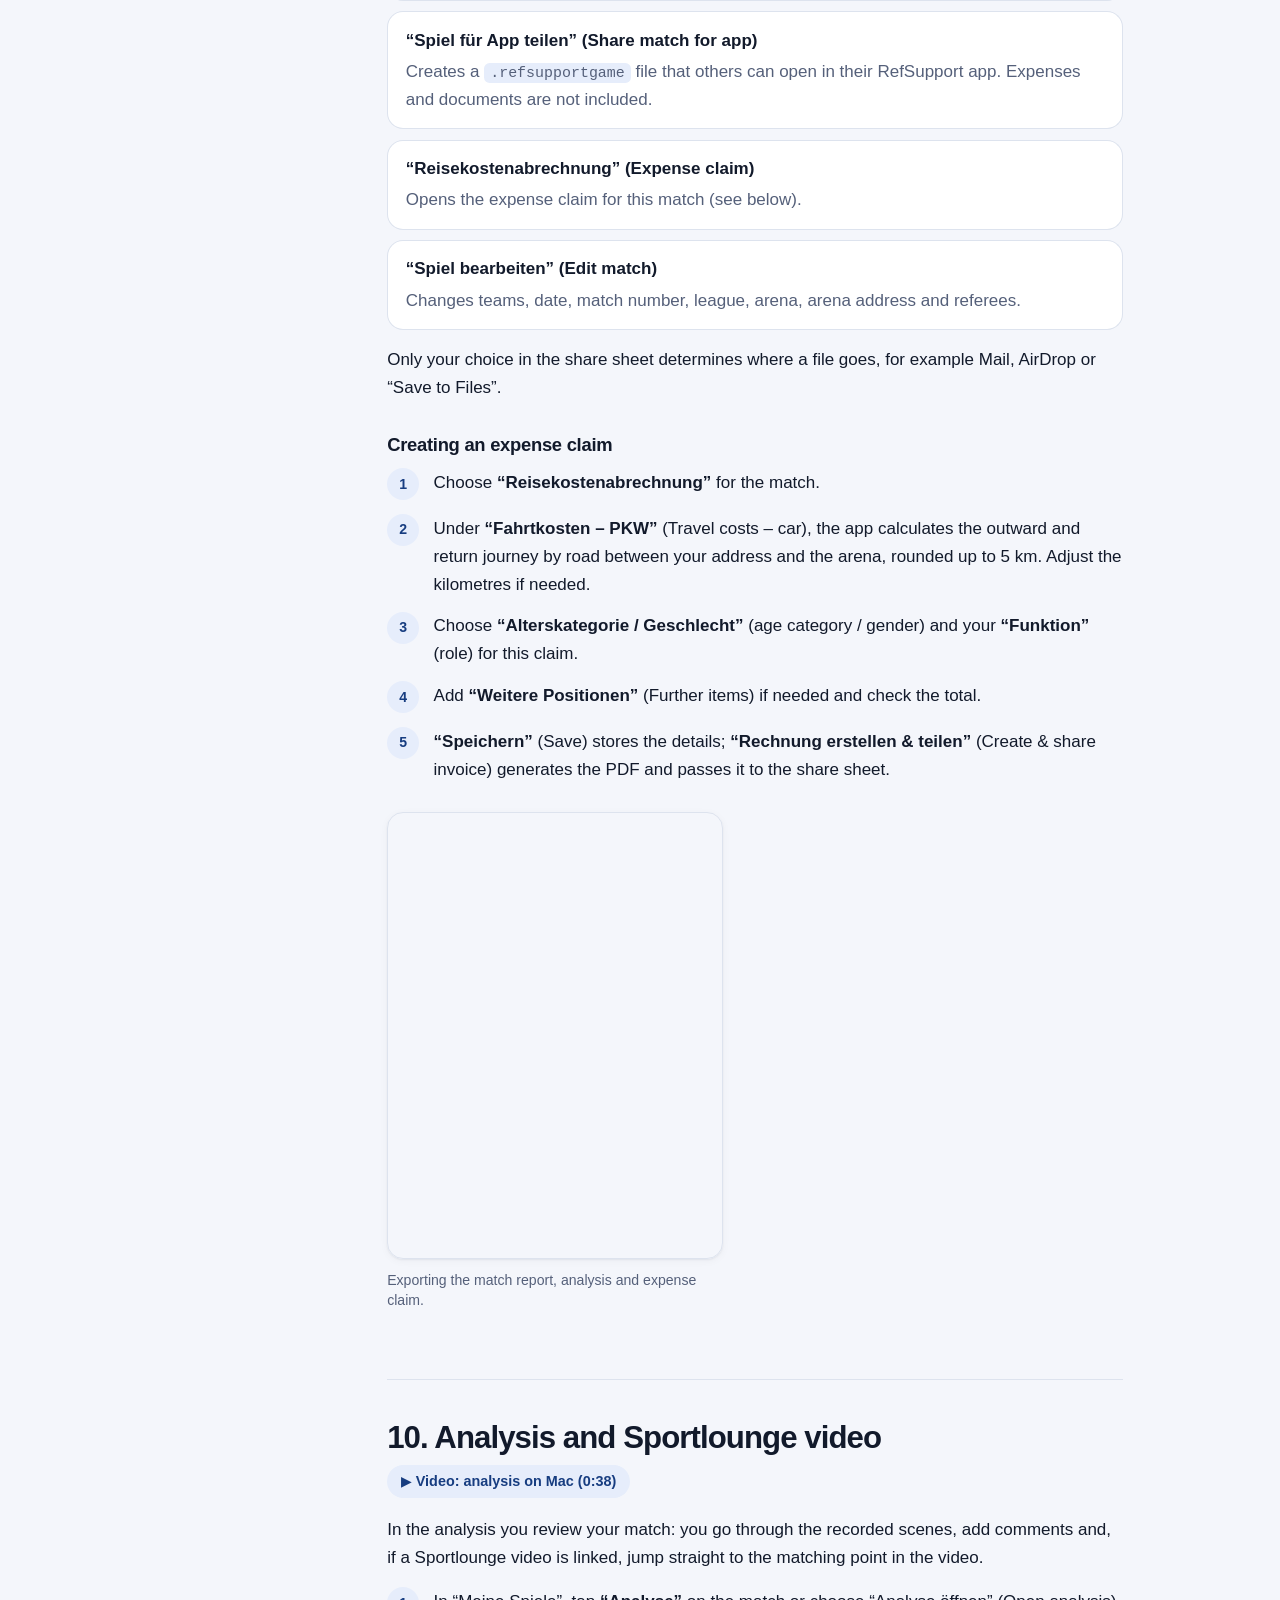
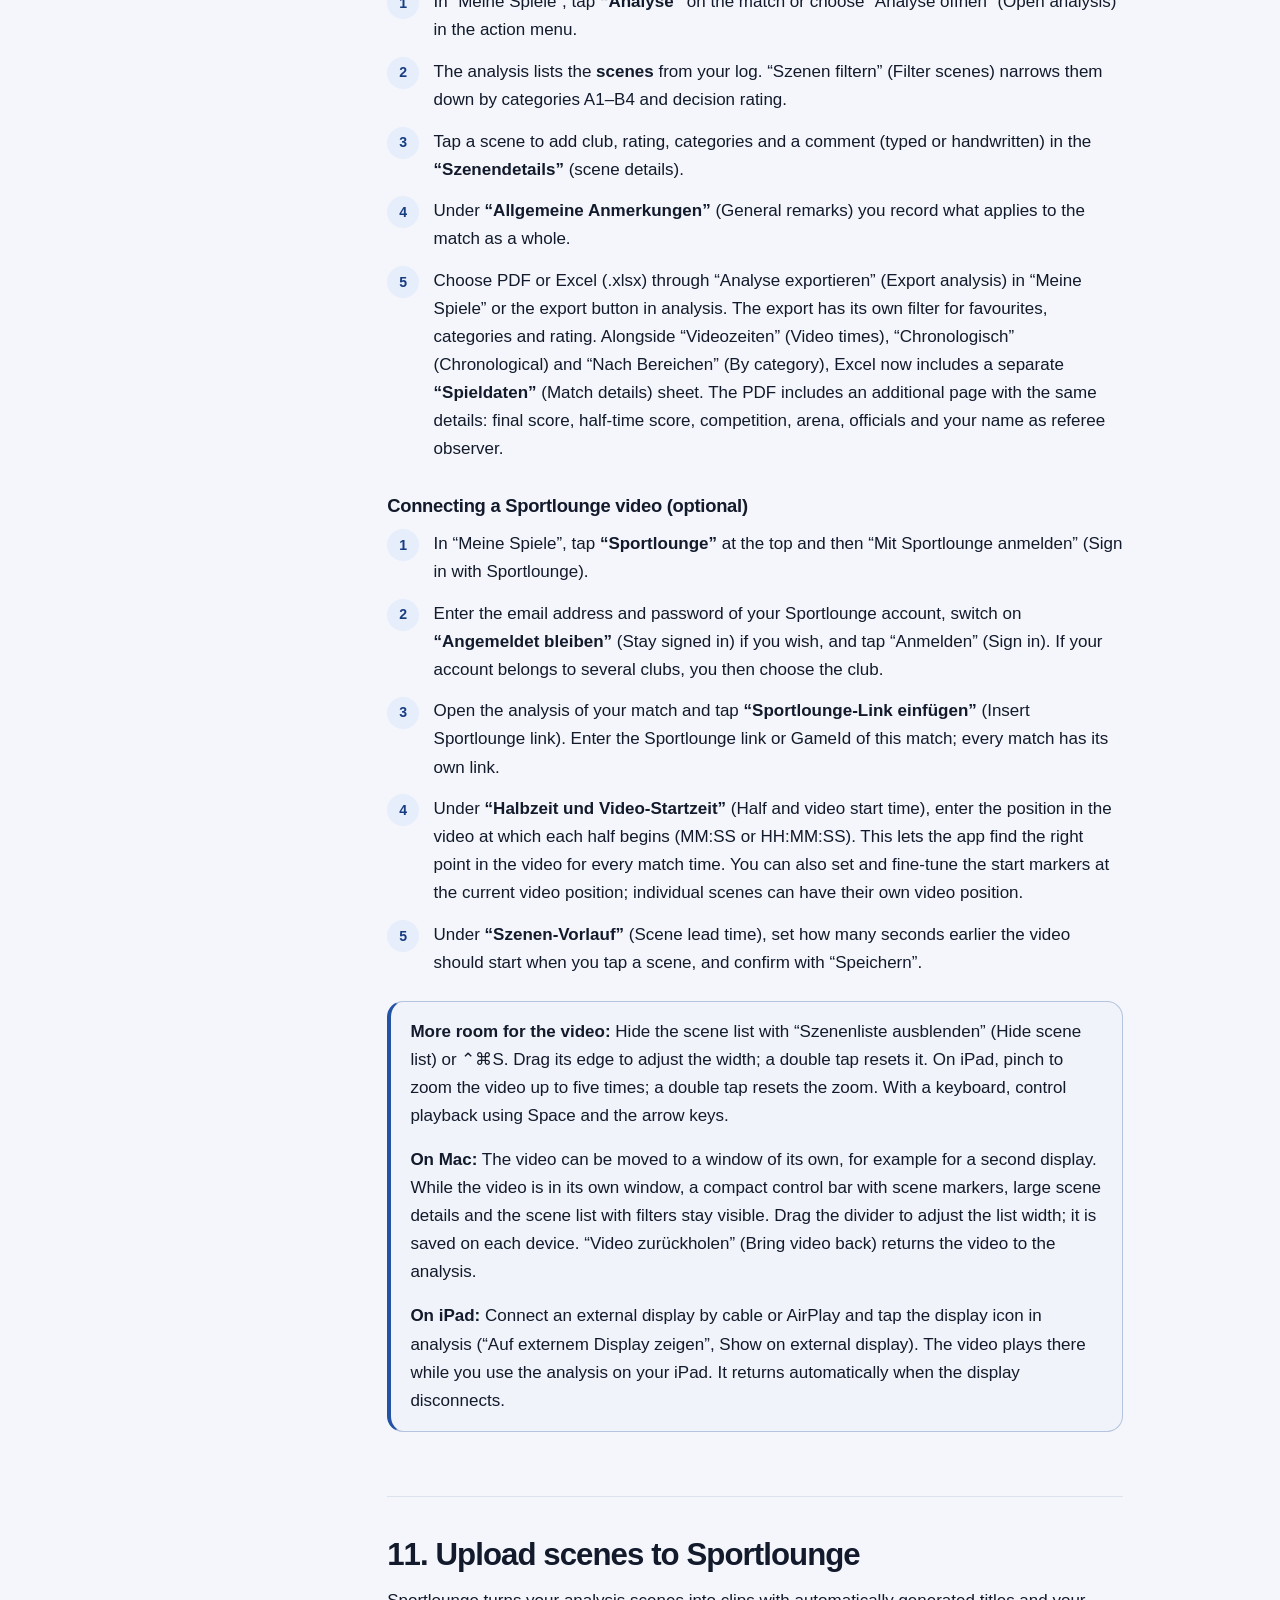
<file: en/guide.html>
<!doctype html>
<html lang="en">
<head>
  <meta charset="utf-8">
  <meta name="viewport" content="width=device-width, initial-scale=1">
  <meta name="description" content="Step-by-step guide for your first launch of RefSupport: setup, first match, coaching and delegate mode, reports and expense claims.">
  <meta name="color-scheme" content="light dark">
  <meta http-equiv="Content-Security-Policy" content="default-src 'self'; script-src 'self' https://gc.zgo.at; connect-src 'self' https://ref-support.goatcounter.com; style-src 'self'; img-src 'self' data: https://ref-support.goatcounter.com; object-src 'none'; base-uri 'none'; form-action 'none'">
  <title>Guide · RefSupport</title>
  <link rel="stylesheet" href="../styles.css?v=20261017a">
  <link rel="icon" type="image/png" href="../images/app-icon-64.png">
  <link rel="apple-touch-icon" href="../images/app-icon-180.png">
  <link rel="alternate" hreflang="de" href="../anleitung.html">
</head>
<body>
  <a class="skip-link" href="#content">Skip to content</a>
  <header class="site-header">
    <div class="header-inner">
      <a class="brand" href="index.html"><img src="../images/app-icon-64.png" alt="" width="30" height="30">RefSupport</a>
      <nav class="site-nav" aria-label="Main navigation">
        <a href="index.html">Support</a>
        <a href="guide.html" aria-current="page">Guide</a>
        <a href="changelog.html">What’s new</a>
        <a href="privacy.html">Privacy</a>
        <a href="terms.html">Terms</a>
        <a href="imprint.html">Imprint</a>
      </nav>
      <nav class="language-nav" aria-label="Language">
        <a href="../anleitung.html" lang="de">DE</a>
        <a href="guide.html" lang="en" aria-current="page">EN</a>
      </nav>
    </div>
  </header>

  <main id="content" class="page">
    <section class="hero">
      <p class="eyebrow">Guide</p>
      <h1>Getting started with RefSupport</h1>
      <p class="lead">Opening RefSupport for the first time? This guide walks you through everything in order, from first launch and setup to the finished report after your first match.</p>
    </section>

    <div class="guide-layout">
    <nav class="toc" aria-labelledby="toc-title">
      <h2 id="toc-title">Contents</h2>
      <ol>
        <li><a href="#requirements">What you need</a></li>
        <li><a href="#first-launch">First launch and subscription</a></li>
        <li><a href="#my-data">Fill in “Meine Daten”</a></li>
        <li><a href="#icloud">Check iCloud sync</a></li>
        <li><a href="#create-match">Create your first match</a></li>
        <li><a href="#mode">Open the match and choose a mode</a></li>
        <li><a href="#coaching">Coach mode: observing a match</a></li>
        <li><a href="#delegate">Delegate mode: running a match</a></li>
        <li><a href="#after-match">After the match: reports and expenses</a></li>
        <li><a href="#analysis">Analysis and Sportlounge video</a></li>
        <li><a href="#sportlounge-upload">Upload scenes to Sportlounge</a></li>
        <li><a href="#documents">Keep documents available offline</a></li>
        <li><a href="#organise">Search, archive and delete matches</a></li>
        <li><a href="#troubleshooting">If something does not work</a></li>
      </ol>
    </nav>

    <div class="content guide">

      <div class="notice">
        <p><strong>About the labels in this guide:</strong> RefSupport's interface is in German. Buttons and menu items are therefore quoted exactly as they appear in the app, with an English translation in brackets.</p>
      </div>

      <section aria-labelledby="requirements">
        <h2 id="requirements">1. What you need</h2>
        <ul>
          <li><strong>An iPad, a Mac or an iPhone.</strong> RefSupport runs on iPad (iPadOS 17 or later), Mac (macOS 14 or later) and iPhone (iOS 17 or later). On iPhone, coach/observer mode is available: manage matches and record scenes with ratings and comments. Use delegate and analysis modes on iPad and Mac.</li>
          <li><strong>Your Apple Account.</strong> It is used for the “RefSupport Pro” subscription and, if you are signed in to iCloud, for syncing between your devices.</li>
          <li><strong>Internet access for setup.</strong> Subscribing, importing league fixtures and iCloud sync need a connection. Your matches and documents are then stored on the device and remain available offline in the arena.</li>
          <li><strong>Optional: Apple Pencil</strong> for handwritten notes, and a <strong>Sportlounge account</strong> if you want to use match videos in the analysis.</li>
        </ul>
      </section>

      <section aria-labelledby="first-launch">
        <h2 id="first-launch">2. First launch and subscription</h2>
        <p>RefSupport can only be used with an active “RefSupport Pro” subscription. When you first open the app, it checks your subscription status (“Abonnement wird geprüft …”) and then shows the subscription screen.</p>
        <ol class="steps">
          <li>Open RefSupport. The <strong>“RefSupport Pro”</strong> screen appears with the annual plan (“Jährlich”). The price and, if offered, the free trial period are shown on this screen.</li>
          <li>Tap the large button at the bottom. It reads <strong>“RefSupport Pro abonnieren”</strong> (Subscribe to RefSupport Pro) or, if a trial is offered to you, for example <strong>“… kostenlos testen”</strong> (try for free).</li>
          <li>Confirm the purchase in Apple's dialog with your Apple Account.</li>
          <li>After confirmation, the <strong>“Meine Spiele”</strong> (My Matches) overview opens automatically.</li>
        </ol>
        <div class="notice">
          <p><strong>Already subscribed?</strong> Tap <strong>“Käufe wiederherstellen”</strong> (Restore purchases) on the subscription screen. Use the same Apple Account you subscribed with; the subscription then applies on all your devices.</p>
        </div>
        <div class="notice">
          <p><strong>Purchase request pending?</strong> If your purchase needs approval first (for example with Ask to Buy on a child’s account), the app shows “Kaufanfrage ausstehend”. You get access automatically once the request has been approved.</p>
        </div>
        <p>The subscription renews automatically unless you cancel at least 24 hours before it expires. You can manage and cancel it later under “Meine Daten” → “Abo verwalten” (Manage subscription).</p>
        <p>After app updates, a window titled <strong>“Neu in RefSupport”</strong> (New in RefSupport) may appear when you open the app. Close it with <strong>“Verstanden”</strong> (Got it).</p>
      </section>

      <section aria-labelledby="my-data">
        <h2 id="my-data">3. Fill in “Meine Daten”</h2>
        <p>Before creating your first match, take two minutes for your profile. The details are needed for the expense claim, and your address is the starting point for the automatic distance calculation.</p>
        <ol class="steps">
          <li>In “Meine Spiele”, tap the person icon <strong>“Meine Daten”</strong> (My Data) at the top (on Mac also ⇧⌘P).</li>
          <li>Under <strong>“Person”</strong>, enter “Vorname” (first name) and “Nachname” (last name).</li>
          <li>Under <strong>“Adresse”</strong>, enter “Straße” (street), “Hausnummer” (house number), “PLZ” (postcode) and “Ort” (town).</li>
          <li>Under <strong>“Funktion”</strong>, choose your role: “Schiedsrichter*in” (referee), “Schiedsrichtercoach” (referee coach), “Zeitnehmer*in / Sekretär*in” (timekeeper / scorekeeper) or “Tech. Delegierte/r” (technical delegate).</li>
          <li>If your IBAN should appear on your expense claim, enter it under <strong>“Bankverbindung (optional)”</strong> (bank details).</li>
          <li>Tap <strong>“Fertig”</strong> (Done).</li>
        </ol>
        <p>The same window later also offers “Jetzt synchronisieren” (Sync now), the “Abo” section with “Abo verwalten” and “Käufe wiederherstellen”, and “Hilfe &amp; Rechtliches” (Help &amp; legal).</p>
        <div class="notice">
          <p><strong>Good to know:</strong> Like your matches, your profile details (name, address, IBAN) are synchronized between your devices via iCloud when you are signed in with the same Apple Account everywhere. Without iCloud, enter them on each device.</p>
        </div>
      </section>

      <section aria-labelledby="icloud">
        <h2 id="icloud">4. Check iCloud sync</h2>
        <p>You do not need to switch anything on in RefSupport. If you are signed in to iCloud on the device, the app syncs your matches and your own documents between your RefSupport devices through your private iCloud account. Everything also stays stored offline on the device.</p>
        <ol class="steps">
          <li>In your device's settings, check that you are signed in to iCloud with your Apple Account.</li>
          <li>Open “Meine Daten” in RefSupport. The <strong>“Spiele &amp; Dokumente”</strong> (Matches &amp; documents) section shows the iCloud sync status.</li>
          <li>Use <strong>“Jetzt synchronisieren”</strong> (Sync now) to trigger a sync manually if needed, for example before you leave for the arena.</li>
        </ol>
      </section>

      <section aria-labelledby="create-match">
        <h2 id="create-match">5. Create your first match</h2>
        <p>As long as nothing has been created, “Meine Spiele” shows “Noch keine Spiele” (No matches yet). Tap <strong>“Neues Spiel”</strong> (New match) there or at the top right (⌘N on Mac). RefSupport then asks <strong>“Wie soll das Spiel entstehen?”</strong> (How should the match be created?)</p>

        <h3>Option A: “Aus Liga importieren” (Import from league)</h3>
        <p>Import matches from all competitions on handball.net: from the Bundesliga and DHB-Pokal down to the Oberliga, Verbandsliga and Regionsliga competitions of all state associations. There are 937 competitions in the 2026/27 season. HVNB and its regions are also available directly through nuLiga. The current season is determined automatically, with the new season starting on 1 July.</p>
        <ol class="steps">
          <li>Choose <strong>“Aus Liga importieren”</strong>.</li>
          <li>Open a favourite under <strong>“Meine Ligen”</strong> (My leagues), select a competition under <strong>“Bundesweit”</strong> (Nationwide), or go to <strong>“Weitere Ligen”</strong> (More leagues).</li>
          <li>Under “Weitere Ligen”, choose <strong>“Ligen durchsuchen”</strong> (Browse leagues) or <strong>“Liga per Link hinzufügen”</strong> (Add league by link). When browsing, search and filter by <strong>“Verband”</strong> (association), <strong>“Quelle”</strong> (source), <strong>“Altersklasse”</strong> (age group) and <strong>“Geschlecht”</strong> (gender). To add by link, paste the address of a league page from handball.net or a nuLiga group page.</li>
          <li>When browsing, select the competition via <strong>association/district → league → “Staffel” (division)</strong>. In nuLiga, divisions such as “St. 1/2/3” are grouped into one league.</li>
          <li>Under <strong>“Spiel auswählen”</strong> (Select match), the app loads the fixture list. Search using the field “Team, Spielnummer, Halle oder Datum” or switch on “Nur vergangene Spiele” (Past matches only). “Aktualisieren” reloads the fixture list.</li>
          <li>Tap your match. <strong>“Import prüfen”</strong> (Review import) opens with match, competition, venue and officials.</li>
          <li>Check the <strong>“Spielort”</strong> (venue). The arena address is needed for the expense claim; adjust it with “Korrigieren” (Correct) or “Adresse suchen” (Search address).</li>
          <li>Tap <strong>“Spiel übernehmen”</strong> (Add match).</li>
        </ol>
        <p>Use the <strong>star</strong> to save a whole league or an individual division. Your favourites appear at the top under <strong>“Meine Ligen”</strong> and open the fixture list directly. For a whole league with several divisions, the division selection opens first.</p>
        <p>Under <strong>“Quellen verwalten”</strong> (Manage sources), choose which nuLiga sources appear. Handballverband Niedersachsen-Bremen (<strong>HVNB</strong>) is enabled by default; its regions <strong>HR Braunschweig/Göttingen, HR Hannover-Weser-Leine, HR Bremen-Nordsee, HR Lüneburg-Stade and HR West Niedersachsen</strong> are disabled. Enable the regions you need. nuLiga also supplies arena addresses and referee appointments.</p>
        <p><strong>“Ändern”</strong> (Change) takes you back exactly one step during import. If the same match appears on handball.net and nuLiga, it is not created twice.</p>
        <div class="notice">
          <p><strong>Note:</strong> For matches that have already been played, the result is not imported; the score starts at 0:0. If no appointments have been published yet, the officials stay empty. You can add them later through “Spiel bearbeiten” (Edit match).</p>
        </div>

        <h3>Option B: “Manuell anlegen” (Create manually)</h3>
        <ol class="steps">
          <li>Choose <strong>“Manuell anlegen”</strong>.</li>
          <li>Under <strong>“Heim”</strong> (home) and <strong>“Gast”</strong> (away), enter the team names and pick a colour for each.</li>
          <li>Under <strong>“Spiel”</strong>, set “Datum / Anwurf” (date / throw-off). Match number, arena, address and referees (comma-separated) are optional.</li>
          <li>Tap <strong>“Spiel erstellen”</strong> (Create match).</li>
        </ol>
        <p>If possible, enter the arena address right away: it is used for the distance calculation in the expense claim. If it is left empty, the app uses the arena name.</p>

        <h3>Option C: “Aus Datei oder anderer App” (From file or another app)</h3>
        <p>If someone sent you a match as a <code>.refsupportgame</code> file, choose this option and tap <strong>“Geteilte Spiel-Datei importieren”</strong> (Import shared match file). The content is first shown under “Import prüfen” and saved as your own editable copy with “Spiel übernehmen”. Result and match history are not included. If you open such a file directly through AirDrop, “Open in” or the share sheet, it goes straight to this preview.</p>

        <figure class="shot guide-shot">
          <a href="../images/spieluebersicht.jpg"><img src="../images/spieluebersicht.jpg" alt="“Meine Spiele” overview with fixtures and results" width="1049" height="1400" loading="lazy"></a>
          <figcaption>“Meine Spiele”: all created and imported matches, sorted by date and time.</figcaption>
        </figure>
      </section>

      <section aria-labelledby="mode">
        <h2 id="mode">6. Open the match and choose a mode</h2>
        <p>Tap your match in “Meine Spiele”. Only coach/observer mode is available on iPhone. On iPad and Mac, the first time you open a match, RefSupport asks <strong>“Modus für dieses Spiel wählen”</strong> (Choose a mode for this match):</p>
        <dl>
          <dt>“Coach / Beobachter” (Coach / observer)</dt>
          <dd>For referee observation: match clock, score and observations with category and rating. Continue with <a href="#coaching">step 7</a>.</dd>
          <dt>“Delegierter” (Delegate)</dt>
          <dd>For technical delegates: squads, event timeline with goals and punishments, checklists and match situations. Continue with <a href="#delegate">step 8</a>.</dd>
          <dt>“Analyse” (Analysis)</dt>
          <dd>Opens the match directly in review mode, for example for video analysis after the match. See <a href="#analysis">step 10</a>.</dd>
        </dl>
        <div class="notice">
          <p><strong>Tip:</strong> The prompt appears before a match is opened for the first time, so decide beforehand in which role you are covering the match.</p>
        </div>
      </section>

      <section aria-labelledby="coaching">
        <h2 id="coaching">7. Coach mode: observing a match</h2>
        <p class="video-link"><a href="index.html#videos">▶ Video: coach mode (0:51)</a></p>

        <h3>Clock and score</h3>
        <ol class="steps">
          <li>Start the match time at throw-off with <strong>“Start”</strong>. The same button stops the clock again as <strong>“Pause”</strong>.</li>
          <li>Count a goal by tapping the score of the team concerned.</li>
          <li>For a <strong>team time-out</strong>, tap the team's time-out: the first tap immediately stops the match time and starts the 60 seconds. In the time-out window you can record the restart (“Wurffortsetzung”), whether passive play was signalled (“Passiv angezeigt”) and the passes played.</li>
          <li>At the end of the first half the button changes to <strong>“HZ 1 Ende”</strong> (End of first half); the half-time window shows the punishments still running. Finish the match with <strong>“Spielende”</strong> (End of match).</li>
        </ol>
        <p><strong>Automatic match closure:</strong> If you forget to tap “Spielende” (End of match) after playing time ends, RefSupport closes the match automatically 15 minutes later and stops the video clock. Extra time moves this deadline to 15 minutes after extra time ends. If you have recorded a 7-metre shoot-out, finish the match manually.</p>
        <div class="notice">
          <p><strong>Is the clock stopped?</strong> A stopped match time pulses orange, and in coach mode the entry button turns orange as well. If you make several entries while the clock is stopped, a notice reminds you.</p>
        </div>

        <h3>Entering observations</h3>
        <ol class="steps">
          <li>Write your observation in the note field, using the keyboard or by hand with Apple Pencil.</li>
          <li>If needed, choose a category from the observation sheet (<strong>A1–B4</strong>, e.g. “Stürmerfoul”, “Siebenmeter”, “Passives Spiel”) and a rating: “Richtig gegeben” (correctly given), “Richtig nicht gegeben” (correctly not given), “Falsch gegeben” (wrongly given), “Falsch nicht gegeben” (wrongly not given) or “Unklar” (unclear).</li>
          <li>Tap <strong>“EINTRAGEN”</strong> (Enter). The entry is added to the log with the current match time and score; the newest entries are always at the top.</li>
          <li>To change an entry, tap it in the log. Under <strong>“Eintrag bearbeiten”</strong> (Edit entry) you correct time, note, rating and category, flag it with “Als Favorit markieren” (Mark as favourite) or delete it.</li>
        </ol>

        <figure class="shot guide-shot">
          <a href="../images/coaching-notizen.jpg"><img src="../images/coaching-notizen.jpg" alt="Coach mode with observations, rating and criteria" width="1049" height="1400" loading="lazy"></a>
          <figcaption>Coach mode: observations with rating and criteria.</figcaption>
        </figure>

        <h3>Correcting the match time and adjusting the display</h3>
        <ul>
          <li><strong>Correct the match time:</strong> Tap the displayed match time. Choose the reason (“Uhr lief/stand falsch” – clock ran/stood incorrectly, or “Uhrstand angleichen” – align the clock), set the time, check the live preview and tap “Bestätigen” (Confirm).</li>
          <li><strong>“Anzeige &amp; Aktionen” (Display &amp; actions):</strong> The slider icon at the top right lets you set, among other things, the length of the half-time break, “Tore im Protokoll anzeigen” (Show goals in log) and the height of the note field. It also contains “Spielprotokoll (PDF)”, “Sportlounge” and “Zurücksetzen” (Reset).</li>
        </ul>
        <div class="notice">
          <p><strong>Careful with “Zurücksetzen”:</strong> Time, score and the complete log are deleted. This cannot be undone.</p>
        </div>
      </section>

      <section aria-labelledby="delegate">
        <h2 id="delegate">8. Delegate mode: running a match</h2>
        <p class="video-link"><a href="index.html#videos">▶ Video: delegate mode (1:12)</a></p>

        <h3>Before the match: record the squads</h3>
        <ol class="steps">
          <li>As long as no squad exists, the team column shows “Noch kein Kader” (No squad yet). Tap <strong>“Kader erfassen”</strong> (Record squad).</li>
          <li>Under <strong>“Kader vorbereiten”</strong> (Prepare squad), choose the team at the top.</li>
          <li>Import the paper match report with <strong>“Kamera / Scan”</strong>, <strong>“Foto”</strong> or <strong>“PDF”</strong>, or add people with <strong>“Manuell”</strong> or “Person hinzufügen” (Add person). If the iPad asks for camera access on the first scan, allow it.</li>
          <li>Check the recognised entries. Tap people flagged <strong>“Prüfen”</strong> (Check) and correct role, shirt number (for officials the letter A–E) and name. When everything is right, tap “Alle geprüft” (All checked).</li>
          <li>Tap <strong>“Kader übernehmen”</strong> (Apply squad) and repeat for the second team.</li>
        </ol>
        <p>Text recognition runs on the device. The photo itself is not stored in the match; only the squad data you have checked is kept.</p>

        <h3>Before the match: checklists and start of match</h3>
        <ol class="steps">
          <li>Tap <strong>“Checklisten 0/3”</strong>. The <strong>delegate checklists</strong> guide you through three phases: “Vor der technischen Besprechung” (before the technical meeting), “Während der technischen Besprechung” (during the technical meeting) and “Nach dem Spiel” (after the match).</li>
          <li>Tick off each item with <strong>“In Ordnung”</strong> (OK) or <strong>“Beanstandung”</strong> (Objection) and add a remark if needed. The counter on the button shows how many phases are complete.</li>
          <li>Under <strong>“Prüfpunkte bearbeiten”</strong> (Edit check items) you hide items you do not need and add your own questions. Your own questions are carried over to your new matches.</li>
          <li><strong>“Spielbeginn”</strong> (Start of match) shows the details from the technical meeting at a glance: throw-off, bench, colours and entrance times.</li>
        </ol>

        <figure class="shot guide-shot">
          <a href="../images/checklisten.jpg"><img src="../images/checklisten.jpg" alt="Delegate checklists for every phase of match day" width="1049" height="1400" loading="lazy"></a>
          <figcaption>Delegate checklists: one list for each phase of match day.</figcaption>
        </figure>

        <h3>During the match: recording events</h3>
        <ol class="steps">
          <li>Start the match time with <strong>“Start”</strong>; “Pause” stops it.</li>
          <li>Tap a person in the squad and choose the event: <strong>“Tor”</strong> (goal), <strong>“Verwarnung”</strong> (warning), <strong>“2 Minuten”</strong> (2-minute suspension), <strong>“Disqualifikation”</strong> or <strong>“Blaue Karte”</strong> (blue card). Goals and punishments are saved immediately with one tap and appear in the <strong>“Ereignis-Timeline”</strong> (event timeline).</li>
          <li>For punishments, the app asks when a decision is needed, for example whether a further suspension is added consecutively or started in parallel. Running suspensions and numerical inferiority are shown with the team concerned.</li>
          <li>For a team time-out, tap the team's time-out: the match time stops and the 60 seconds run.</li>
          <li>Use <strong>“Notiz”</strong> (Note) to record a free note at the current match time.</li>
          <li>Tap a wrong entry in the timeline and change or delete it under “Ereignis bearbeiten” (Edit event). Score, punishment counters and running suspensions are adjusted accordingly.</li>
        </ol>

        <figure class="shot guide-shot">
          <a href="../images/delegiertenmodus.jpg"><img src="../images/delegiertenmodus.jpg" alt="Delegate mode with match clock, squads and event timeline" width="1049" height="1400" loading="lazy"></a>
          <figcaption>Delegate mode: match clock, squads and event timeline.</figcaption>
        </figure>

        <h3>Special match situations</h3>
        <p>The <strong>“Spielsituationen”</strong> (Match situations) button opens guided procedures for video review, extra time, 7-metre shoot-out and buzzer. You choose which of them you need through the slider icon under “Spielsituationen”. At the end of the match, <strong>“Verlängerung”</strong> (Extra time) is available alongside <strong>“Spielende”</strong>.</p>

        <figure class="shot guide-shot">
          <a href="../images/spielsituationen.jpg"><img src="../images/spielsituationen.jpg" alt="Match situations: video review, extra time, 7-metre shoot-out" width="1049" height="1400" loading="lazy"></a>
          <figcaption>Match situations: video review, extra time and 7-metre shoot-out.</figcaption>
        </figure>

        <h3>After the final whistle</h3>
        <ol class="steps">
          <li>End the match with <strong>“Spielende”</strong>. If you forget, <a href="#coaching">automatic match closure</a> takes effect after 15 minutes; after a recorded 7-metre shoot-out, you must finish manually.</li>
          <li>Work through the <strong>“Nach dem Spiel”</strong> checklist.</li>
          <li>Open <strong>“Spielübersicht”</strong> (Match summary): it lists the fixture, officials, checklists, times, team time-outs, favourites and the complete timeline. <strong>“Zusammenfassung teilen”</strong> (Share summary) passes the summary on as text.</li>
        </ol>
      </section>

      <section aria-labelledby="after-match">
        <h2 id="after-match">9. After the match: reports and expenses</h2>
        <p>Go back to “Meine Spiele”. The action menu in your match's row (or a long press on the match, right-click on Mac) gives you all outputs:</p>
        <dl>
          <dt>“Spielprotokoll (PDF)” (Match report)</dt>
          <dd>Creates the log of your match as a PDF and opens the share sheet.</dd>
          <dt>“Analyse exportieren” (Export analysis)</dt>
          <dd>Exports the analysis report as PDF or Excel (.xlsx) for saving or sharing. Match details appear on an additional PDF page and in a separate Excel sheet, “Spieldaten” (Match details).</dd>
          <dt>“Spiel für App teilen” (Share match for app)</dt>
          <dd>Creates a <code>.refsupportgame</code> file that others can open in their RefSupport app. Expenses and documents are not included.</dd>
          <dt>“Reisekostenabrechnung” (Expense claim)</dt>
          <dd>Opens the expense claim for this match (see below).</dd>
          <dt>“Spiel bearbeiten” (Edit match)</dt>
          <dd>Changes teams, date, match number, league, arena, arena address and referees.</dd>
        </dl>
        <p>Only your choice in the share sheet determines where a file goes, for example Mail, AirDrop or “Save to Files”.</p>

        <h3>Creating an expense claim</h3>
        <ol class="steps">
          <li>Choose <strong>“Reisekostenabrechnung”</strong> for the match.</li>
          <li>Under <strong>“Fahrtkosten – PKW”</strong> (Travel costs – car), the app calculates the outward and return journey by road between your address and the arena, rounded up to 5 km. Adjust the kilometres if needed.</li>
          <li>Choose <strong>“Alterskategorie / Geschlecht”</strong> (age category / gender) and your <strong>“Funktion”</strong> (role) for this claim.</li>
          <li>Add <strong>“Weitere Positionen”</strong> (Further items) if needed and check the total.</li>
          <li><strong>“Speichern”</strong> (Save) stores the details; <strong>“Rechnung erstellen &amp; teilen”</strong> (Create &amp; share invoice) generates the PDF and passes it to the share sheet.</li>
        </ol>

        <figure class="shot guide-shot">
          <a href="../images/berichte-export.jpg"><img src="../images/berichte-export.jpg" alt="Exporting match report, analysis and expense claim" width="1049" height="1400" loading="lazy"></a>
          <figcaption>Exporting the match report, analysis and expense claim.</figcaption>
        </figure>
      </section>

      <section aria-labelledby="analysis">
        <h2 id="analysis">10. Analysis and Sportlounge video</h2>
        <p class="video-link"><a href="index.html#videos">▶ Video: analysis on Mac (0:38)</a></p>
        <p>In the analysis you review your match: you go through the recorded scenes, add comments and, if a Sportlounge video is linked, jump straight to the matching point in the video.</p>
        <ol class="steps">
          <li>In “Meine Spiele”, tap <strong>“Analyse”</strong> on the match or choose “Analyse öffnen” (Open analysis) in the action menu.</li>
          <li>The analysis lists the <strong>scenes</strong> from your log. “Szenen filtern” (Filter scenes) narrows them down by categories A1–B4 and decision rating.</li>
          <li>Tap a scene to add club, rating, categories and a comment (typed or handwritten) in the <strong>“Szenendetails”</strong> (scene details).</li>
          <li>Under <strong>“Allgemeine Anmerkungen”</strong> (General remarks) you record what applies to the match as a whole.</li>
          <li>Choose PDF or Excel (.xlsx) through “Analyse exportieren” (Export analysis) in “Meine Spiele” or the export button in analysis. The export has its own filter for favourites, categories and rating. Alongside “Videozeiten” (Video times), “Chronologisch” (Chronological) and “Nach Bereichen” (By category), Excel now includes a separate <strong>“Spieldaten”</strong> (Match details) sheet. The PDF includes an additional page with the same details: final score, half-time score, competition, arena, officials and your name as referee observer.</li>
        </ol>

        <h3>Connecting a Sportlounge video (optional)</h3>
        <ol class="steps">
          <li>In “Meine Spiele”, tap <strong>“Sportlounge”</strong> at the top and then “Mit Sportlounge anmelden” (Sign in with Sportlounge).</li>
          <li>Enter the email address and password of your Sportlounge account, switch on <strong>“Angemeldet bleiben”</strong> (Stay signed in) if you wish, and tap “Anmelden” (Sign in). If your account belongs to several clubs, you then choose the club.</li>
          <li>Open the analysis of your match and tap <strong>“Sportlounge-Link einfügen”</strong> (Insert Sportlounge link). Enter the Sportlounge link or GameId of this match; every match has its own link.</li>
          <li>Under <strong>“Halbzeit und Video-Startzeit”</strong> (Half and video start time), enter the position in the video at which each half begins (MM:SS or HH:MM:SS). This lets the app find the right point in the video for every match time. You can also set and fine-tune the start markers at the current video position; individual scenes can have their own video position.</li>
          <li>Under <strong>“Szenen-Vorlauf”</strong> (Scene lead time), set how many seconds earlier the video should start when you tap a scene, and confirm with “Speichern”.</li>
        </ol>
        <div class="notice">
          <p><strong>More room for the video:</strong> Hide the scene list with “Szenenliste ausblenden” (Hide scene list) or ⌃⌘S. Drag its edge to adjust the width; a double tap resets it. On iPad, pinch to zoom the video up to five times; a double tap resets the zoom. With a keyboard, control playback using Space and the arrow keys.</p>
          <p><strong>On Mac:</strong> The video can be moved to a window of its own, for example for a second display. While the video is in its own window, a compact control bar with scene markers, large scene details and the scene list with filters stay visible. Drag the divider to adjust the list width; it is saved on each device. “Video zurückholen” (Bring video back) returns the video to the analysis.</p>
          <p><strong>On iPad:</strong> Connect an external display by cable or AirPlay and tap the display icon in analysis (“Auf externem Display zeigen”, Show on external display). The video plays there while you use the analysis on your iPad. It returns automatically when the display disconnects.</p>
        </div>
      </section>

      <section aria-labelledby="sportlounge-upload">
        <h2 id="sportlounge-upload">11. Upload scenes to Sportlounge</h2>
        <p>Sportlounge turns your analysis scenes into clips with automatically generated titles and your comments. Upload is available in Sportlounge analysis on iPad and Mac.</p>
        <ol class="steps">
          <li><strong>Prepare the match:</strong> Open the match’s Sportlounge analysis and tap the <strong>cloud with an upward arrow</strong>. You need a Sportlounge link containing a numeric match ID and must be signed in to Sportlounge.</li>
          <li><strong>Select scenes:</strong> Choose at least one scene with a video time. Favourites that have not yet been uploaded are preselected. Titles are generated from the rating, categories and video time; your comments are included.</li>
          <li><strong>Choose a destination:</strong> Select an existing folder, create a named folder or choose <strong>“Ohne Ordner (Meine Videos)”</strong> (No folder – My videos). You can optionally select a parent folder for a new folder.</li>
          <li><strong>Set the clip timing:</strong> Include <strong>0–120 seconds before and after each scene</strong>. The start cannot be earlier than 00:00, and every clip must be at least 5 seconds long. These settings are saved for your next upload.</li>
          <li><strong>Review and upload:</strong> Under <strong>“Prüfen”</strong> (Review), check the destination, clip timing and scenes, then tap <strong>“Szenen hochladen”</strong> (Upload scenes). Once processing is complete, the clips appear in Sportlounge at your chosen destination. This may take a few minutes; failed uploads can be retried.</li>
        </ol>
      </section>

      <section aria-labelledby="documents">
        <h2 id="documents">12. Keep documents available offline</h2>
        <p><strong>“Dokumente”</strong> (Documents) in “Meine Spiele” (⇧⌘D on Mac) keeps regulations and your own papers at hand in the arena, even without a network.</p>
        <ul>
          <li><strong>“Standarddokumente”</strong> (Standard documents) are included with the app.</li>
          <li><strong>“Dokument importieren”</strong> (Import document, plus icon) adds your own files and lets you name them. On Mac you can also drag files into the window.</li>
          <li>Your own documents can be renamed, deleted and found through the search field.</li>
          <li>Your own documents are synced through iCloud like matches; “Dokumente synchronisieren” (Sync documents) triggers the sync.</li>
        </ul>
      </section>

      <section aria-labelledby="organise">
        <h2 id="organise">13. Search, archive and delete matches</h2>
        <ul>
          <li><strong>Search:</strong> The search field in “Meine Spiele” finds matches by club, arena, referee or date.</li>
          <li><strong>Archive:</strong> Move finished matches out of the active list with “Archivieren” (Archive) in the action menu or by swiping. The <strong>“Aktiv” / “Archiv”</strong> switch changes the view; “Aus Archiv holen” (Restore from archive) brings a match back.</li>
          <li><strong>Delete:</strong> “Löschen” (Delete) removes the match with all associated data. This cannot be undone, so archive if in doubt.</li>
        </ul>
      </section>

      <section aria-labelledby="troubleshooting">
        <h2 id="troubleshooting">14. If something does not work</h2>
        <div class="faq">
          <details>
            <summary>I see the subscription screen again although I have a subscription.</summary>
            <p>Tap “Käufe wiederherstellen” and check that you are signed in with the Apple Account you subscribed with. If the subscriptions do not load, check your internet connection and tap “Erneut versuchen” (Try again).</p>
          </details>
          <details>
            <summary>My matches are missing on my second device.</summary>
            <p>On both devices, check that you are signed in to iCloud and online. Then open “Meine Daten” and tap “Jetzt synchronisieren”. Local content stays on the device even if iCloud is temporarily unavailable.</p>
          </details>
          <details>
            <summary>The fixture list does not load.</summary>
            <p>The league import needs an internet connection. Tap “Erneut versuchen” or “Aktualisieren”. If you cannot find your match, create it with “Manuell anlegen”.</p>
          </details>
          <details>
            <summary>The kilometres are not calculated automatically.</summary>
            <p>The calculation needs your address under “Meine Daten” and an arena address in the match (through “Spiel bearbeiten” → “Hallenadresse”). If one of them is missing or no route can be found, enter the kilometres by hand.</p>
          </details>
          <details>
            <summary>After restarting the app, “Uhren nach App-Neustart prüfen” appears.</summary>
            <p>If the app was closed during a running match, RefSupport asks you to check match time and suspension times. Compare the clock with the arena clock and correct it if needed by tapping the match time.</p>
          </details>
          <details>
            <summary>The squad scan recognises names or numbers incorrectly.</summary>
            <p>Photograph the match report as straight, complete and well lit as possible. Correct entries flagged “Prüfen” by hand and add missing people with “Person hinzufügen”.</p>
          </details>
        </div>

        <h2>Contact</h2>
        <p>More answers are on the <a href="index.html#faq">support page</a>. If a question remains open, email <strong><a href="mailto:ref_support@icloud.com">ref_support@icloud.com</a></strong>. Please include the RefSupport version and describe the steps leading to the problem. Do not send passwords or unnecessary personal data.</p>
        <p class="meta">Last updated: 24 October 2026</p>
      </section>

    </div>
    </div>
  </main>

  <footer class="site-footer">
    <div class="footer-inner">
      <p>© Oliver Frankholz</p>
      <nav class="footer-links" aria-label="Further information">
        <a href="changelog.html">What’s new</a>
        <a href="privacy.html">Privacy</a>
        <a href="terms.html">Terms</a>
        <a href="imprint.html">Imprint</a>
      </nav>
    </div>
  </footer>
<script data-goatcounter="https://ref-support.goatcounter.com/count" async src="//gc.zgo.at/count.js"></script>
</body>
</html>
</file>
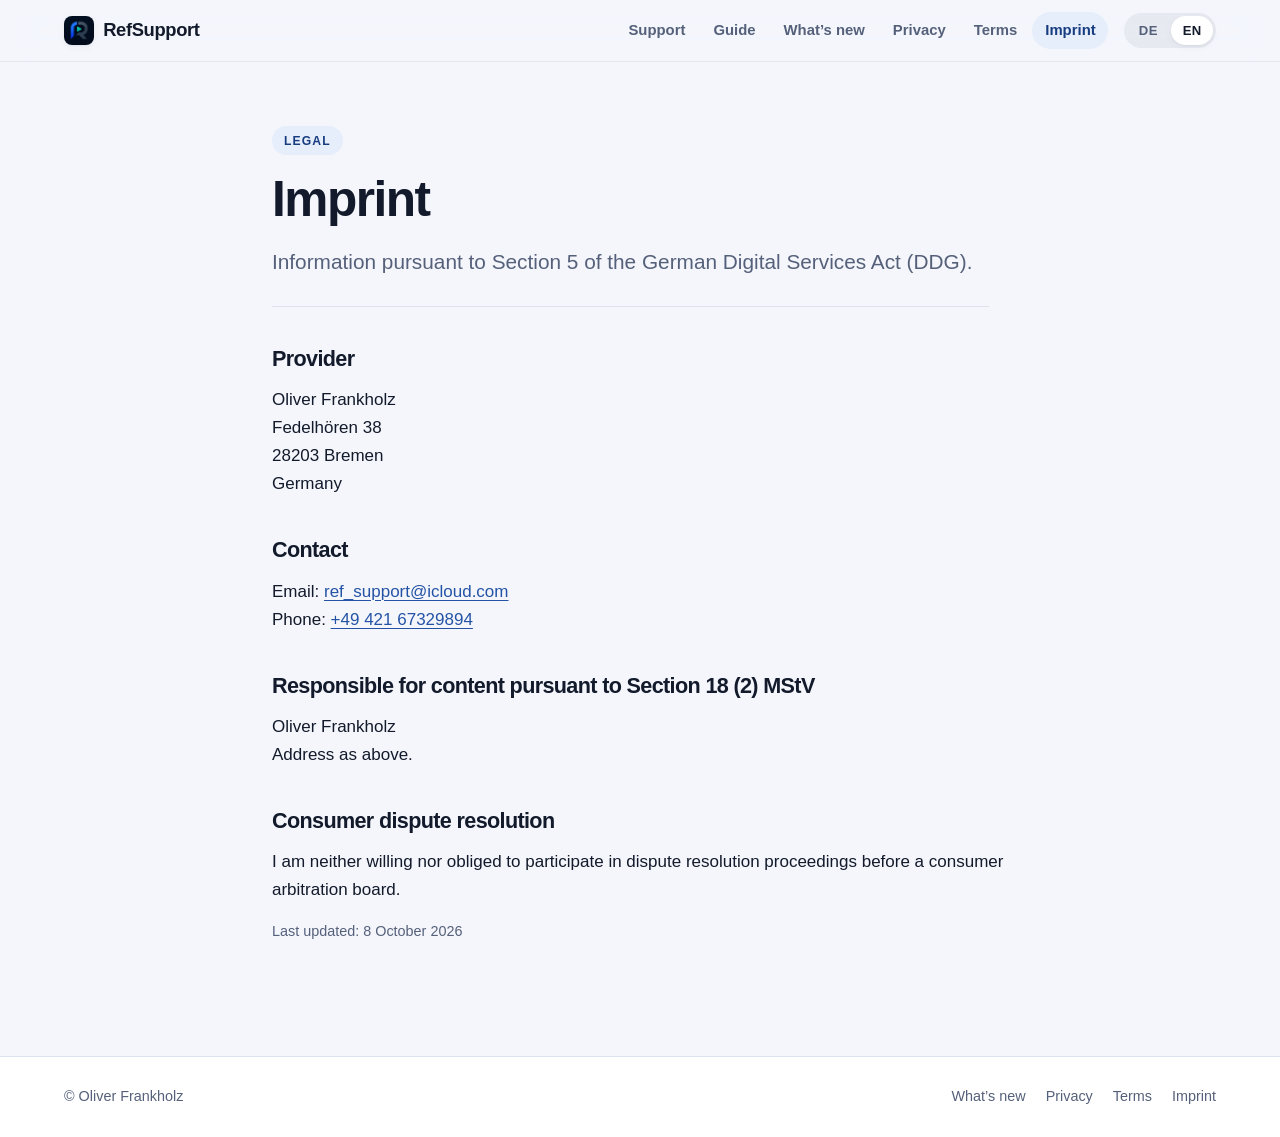
<file: en/imprint.html>
<!doctype html>
<html lang="en">
<head>
  <meta charset="utf-8">
  <meta name="viewport" content="width=device-width, initial-scale=1">
  <meta name="description" content="Imprint of the RefSupport support website.">
  <meta name="color-scheme" content="light dark">
  <meta http-equiv="Content-Security-Policy" content="default-src 'self'; script-src 'self' https://gc.zgo.at; connect-src 'self' https://ref-support.goatcounter.com; style-src 'self'; img-src 'self' data: https://ref-support.goatcounter.com; object-src 'none'; base-uri 'none'; form-action 'none'">
  <title>Imprint · RefSupport</title>
  <link rel="stylesheet" href="../styles.css?v=20261017a">
  <link rel="icon" type="image/png" href="../images/app-icon-64.png">
  <link rel="apple-touch-icon" href="../images/app-icon-180.png">
  <link rel="alternate" hreflang="de" href="../impressum.html">
</head>
<body>
  <a class="skip-link" href="#content">Skip to content</a>
  <header class="site-header">
    <div class="header-inner">
      <a class="brand" href="index.html"><img src="../images/app-icon-64.png" alt="" width="30" height="30">RefSupport</a>
      <nav class="site-nav" aria-label="Main navigation">
        <a href="index.html">Support</a>
        <a href="guide.html">Guide</a>
        <a href="changelog.html">What’s new</a>
        <a href="privacy.html">Privacy</a>
        <a href="terms.html">Terms</a>
        <a href="imprint.html" aria-current="page">Imprint</a>
      </nav>
      <nav class="language-nav" aria-label="Language">
        <a href="../impressum.html" lang="de">DE</a>
        <a href="imprint.html" lang="en" aria-current="page">EN</a>
      </nav>
    </div>
  </header>

  <main id="content" class="page content">
    <p class="eyebrow">Legal</p>
    <h1>Imprint</h1>
    <p class="lead">Information pursuant to Section 5 of the German Digital Services Act (DDG).</p>

    <h2>Provider</h2>
    <p>Oliver Frankholz<br>Fedelhören 38<br>28203 Bremen<br>Germany</p>

    <h2>Contact</h2>
    <p>Email: <a href="mailto:ref_support@icloud.com">ref_support@icloud.com</a><br>Phone: <a href="tel:+4942167329894">+49 421 67329894</a></p>

    <h2>Responsible for content pursuant to Section 18 (2) MStV</h2>
    <p>Oliver Frankholz<br>Address as above.</p>

    <h2>Consumer dispute resolution</h2>
    <p>I am neither willing nor obliged to participate in dispute resolution proceedings before a consumer arbitration board.</p>

    <p class="meta">Last updated: 8 October 2026</p>
  </main>

  <footer class="site-footer">
    <div class="footer-inner">
      <p>© Oliver Frankholz</p>
      <nav class="footer-links" aria-label="Further information">
        <a href="changelog.html">What’s new</a>
        <a href="privacy.html">Privacy</a>
        <a href="terms.html">Terms</a>
        <a href="imprint.html" aria-current="page">Imprint</a>
      </nav>
    </div>
  </footer>
<script data-goatcounter="https://ref-support.goatcounter.com/count" async src="//gc.zgo.at/count.js"></script>
</body>
</html>
</file>
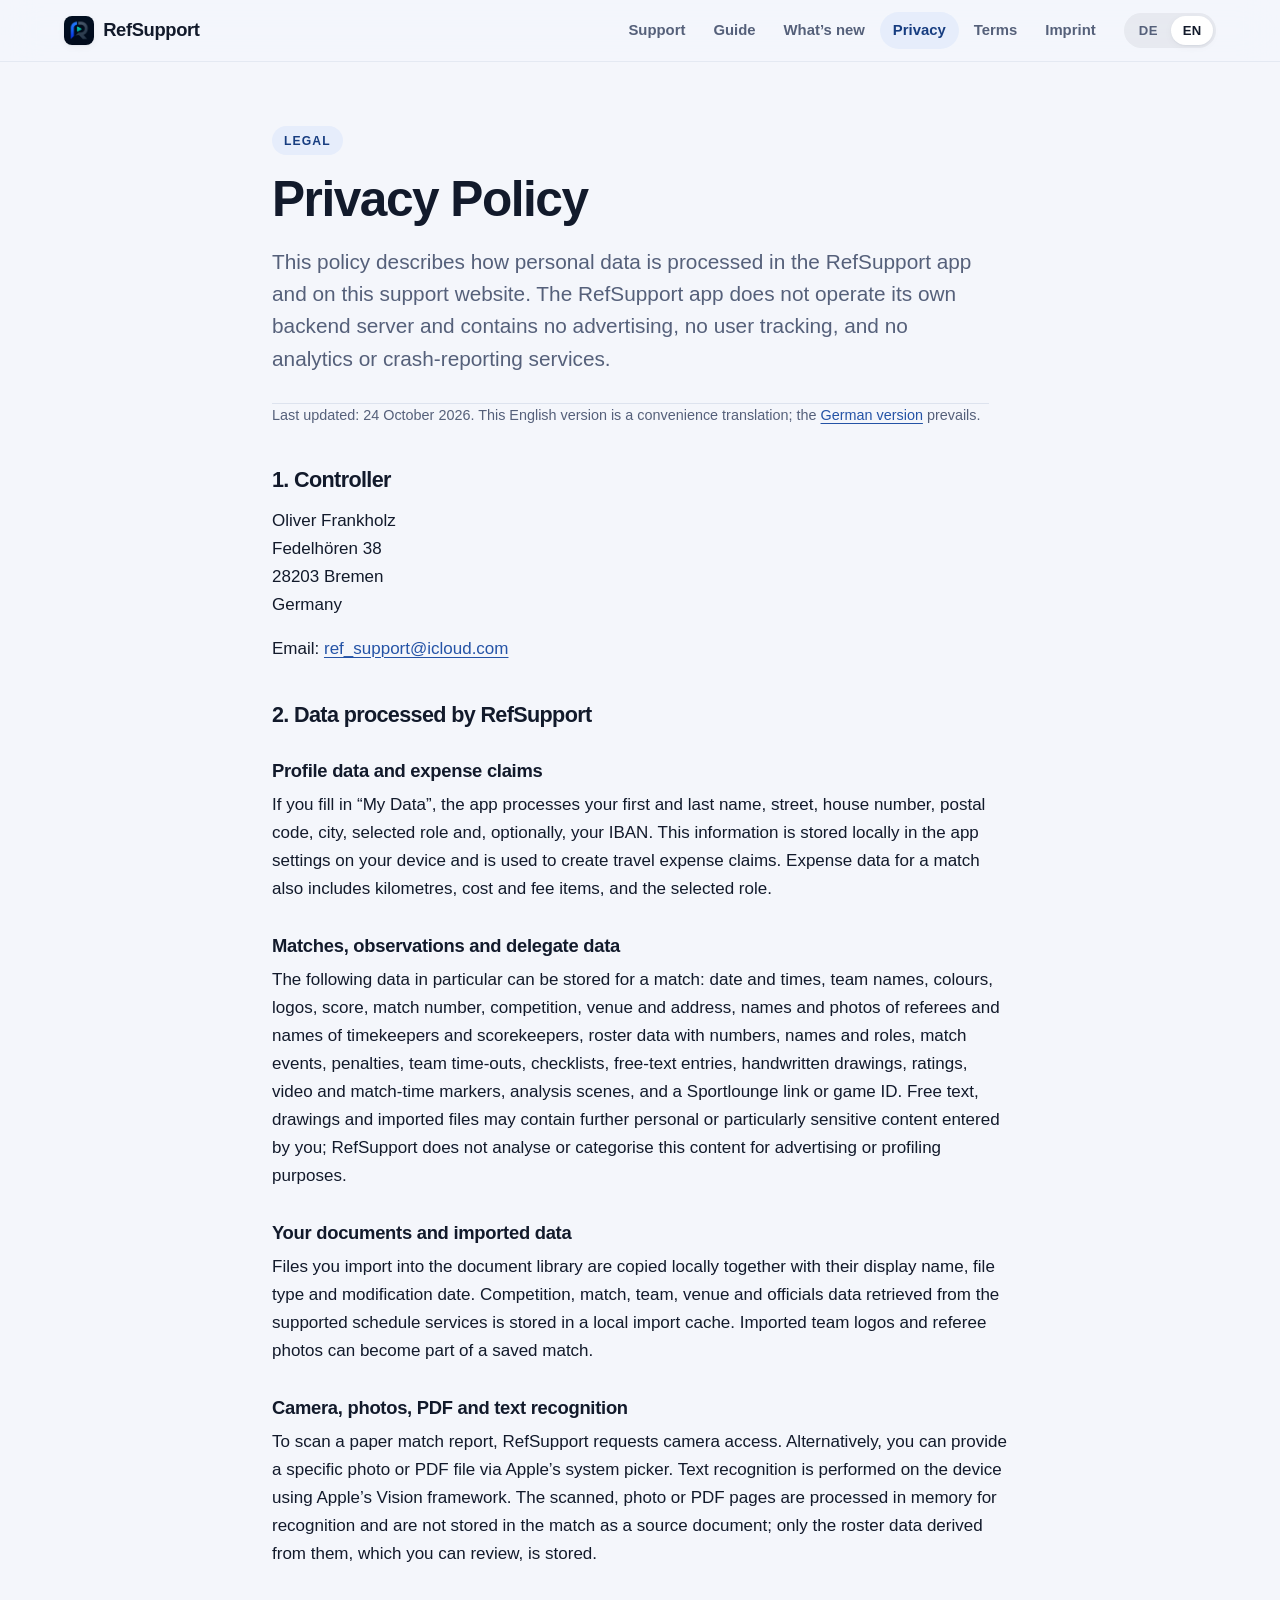
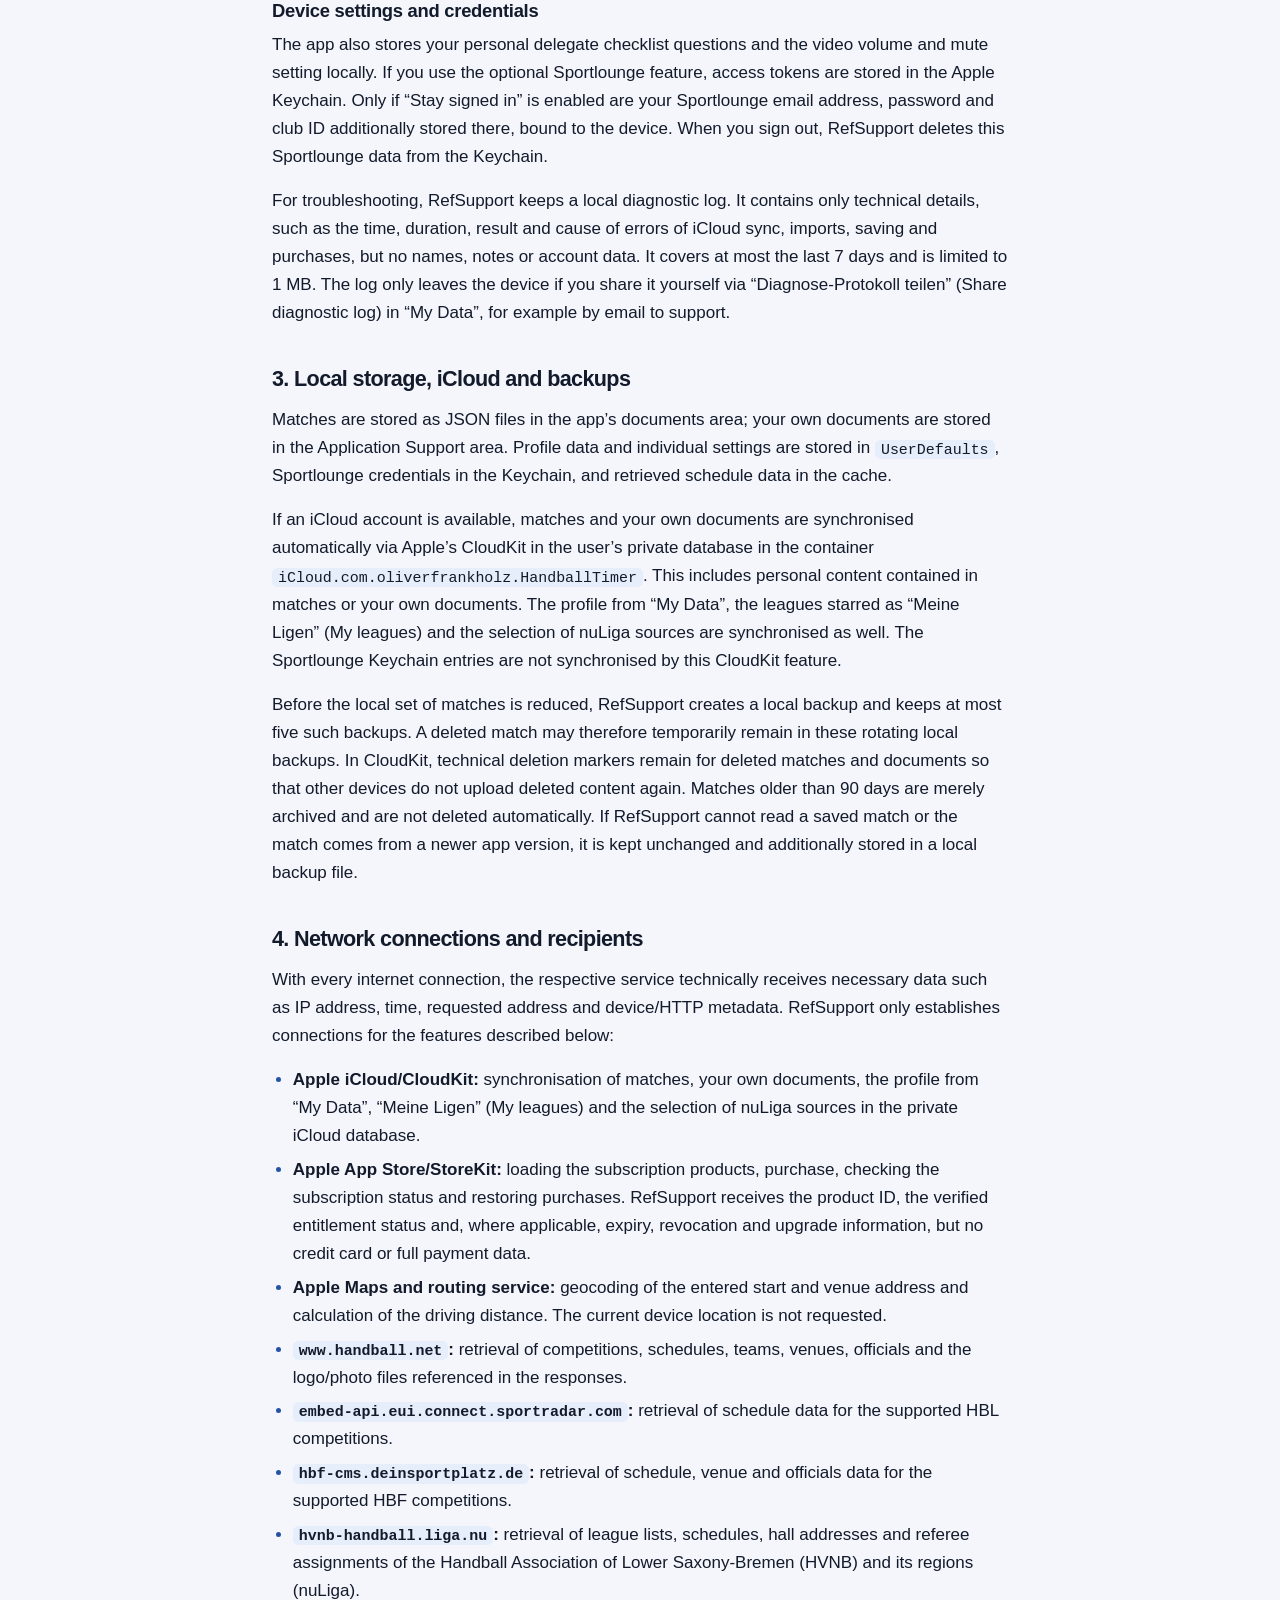
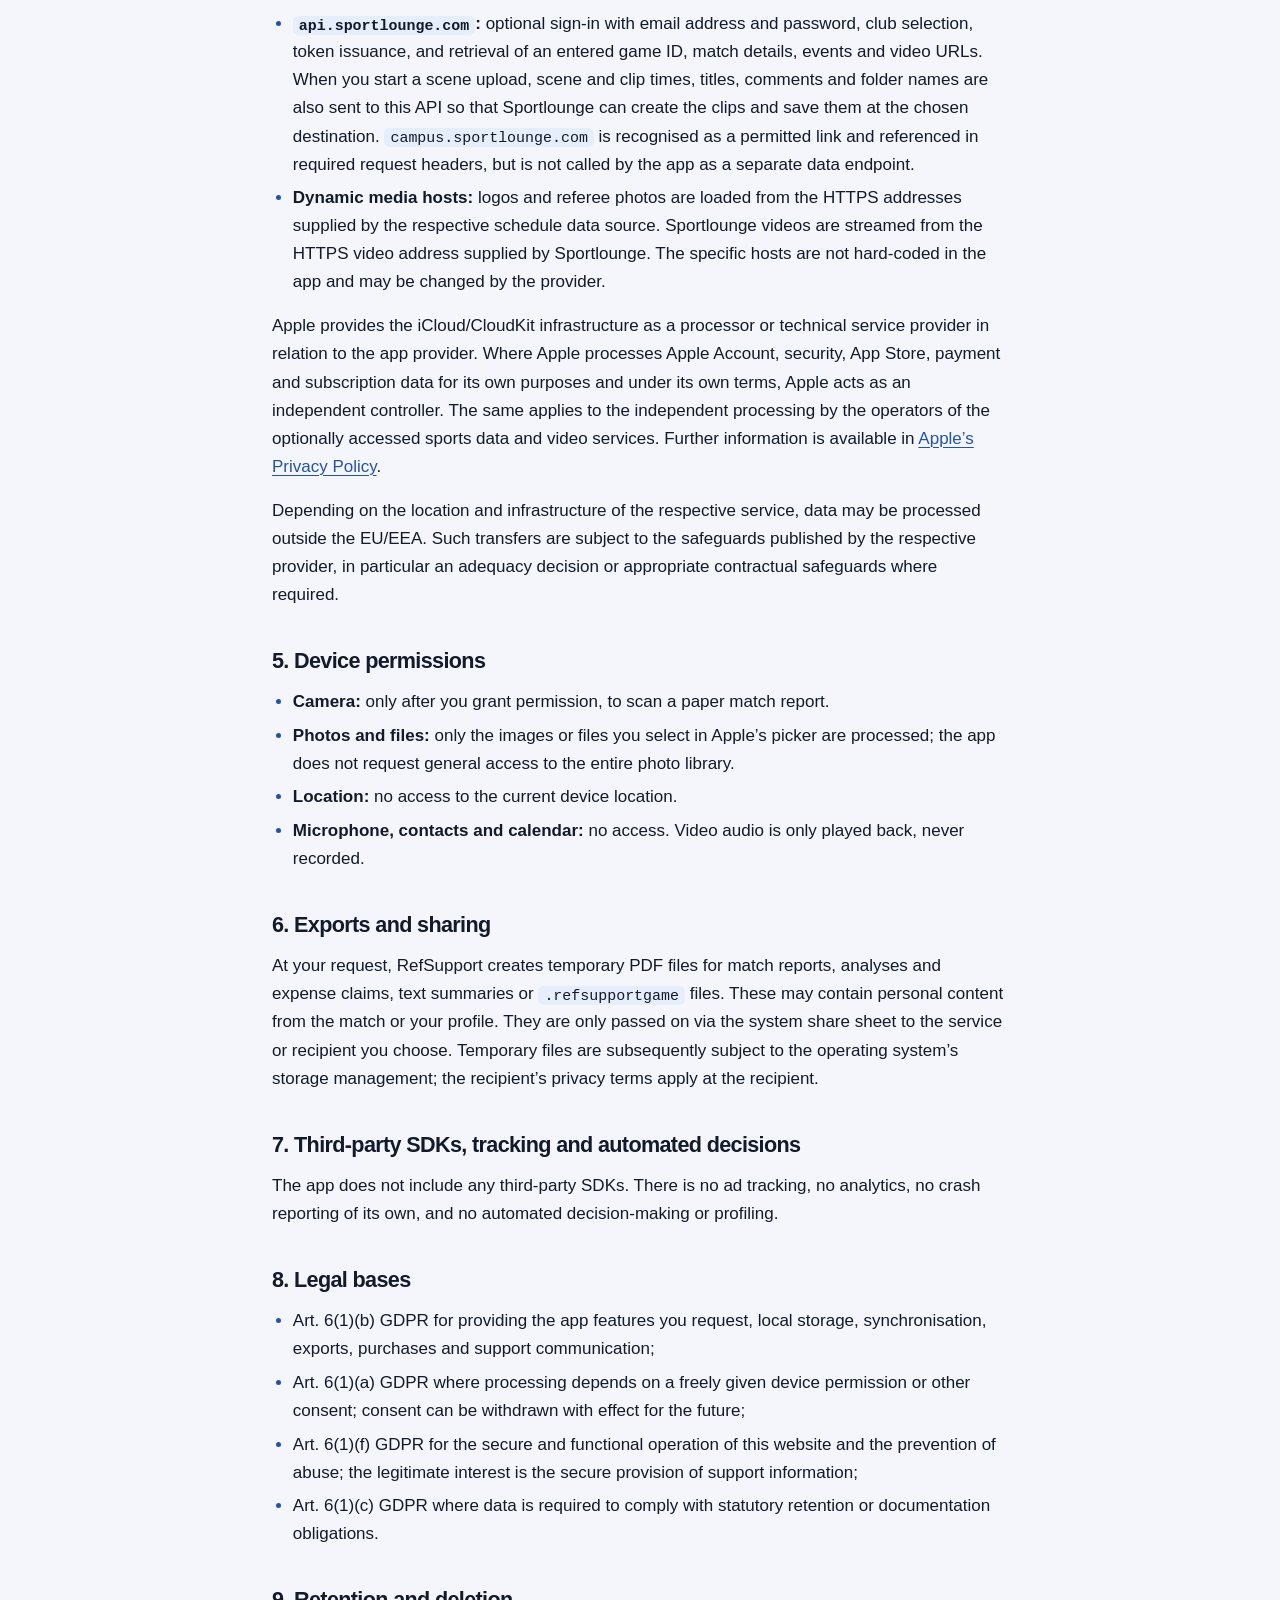
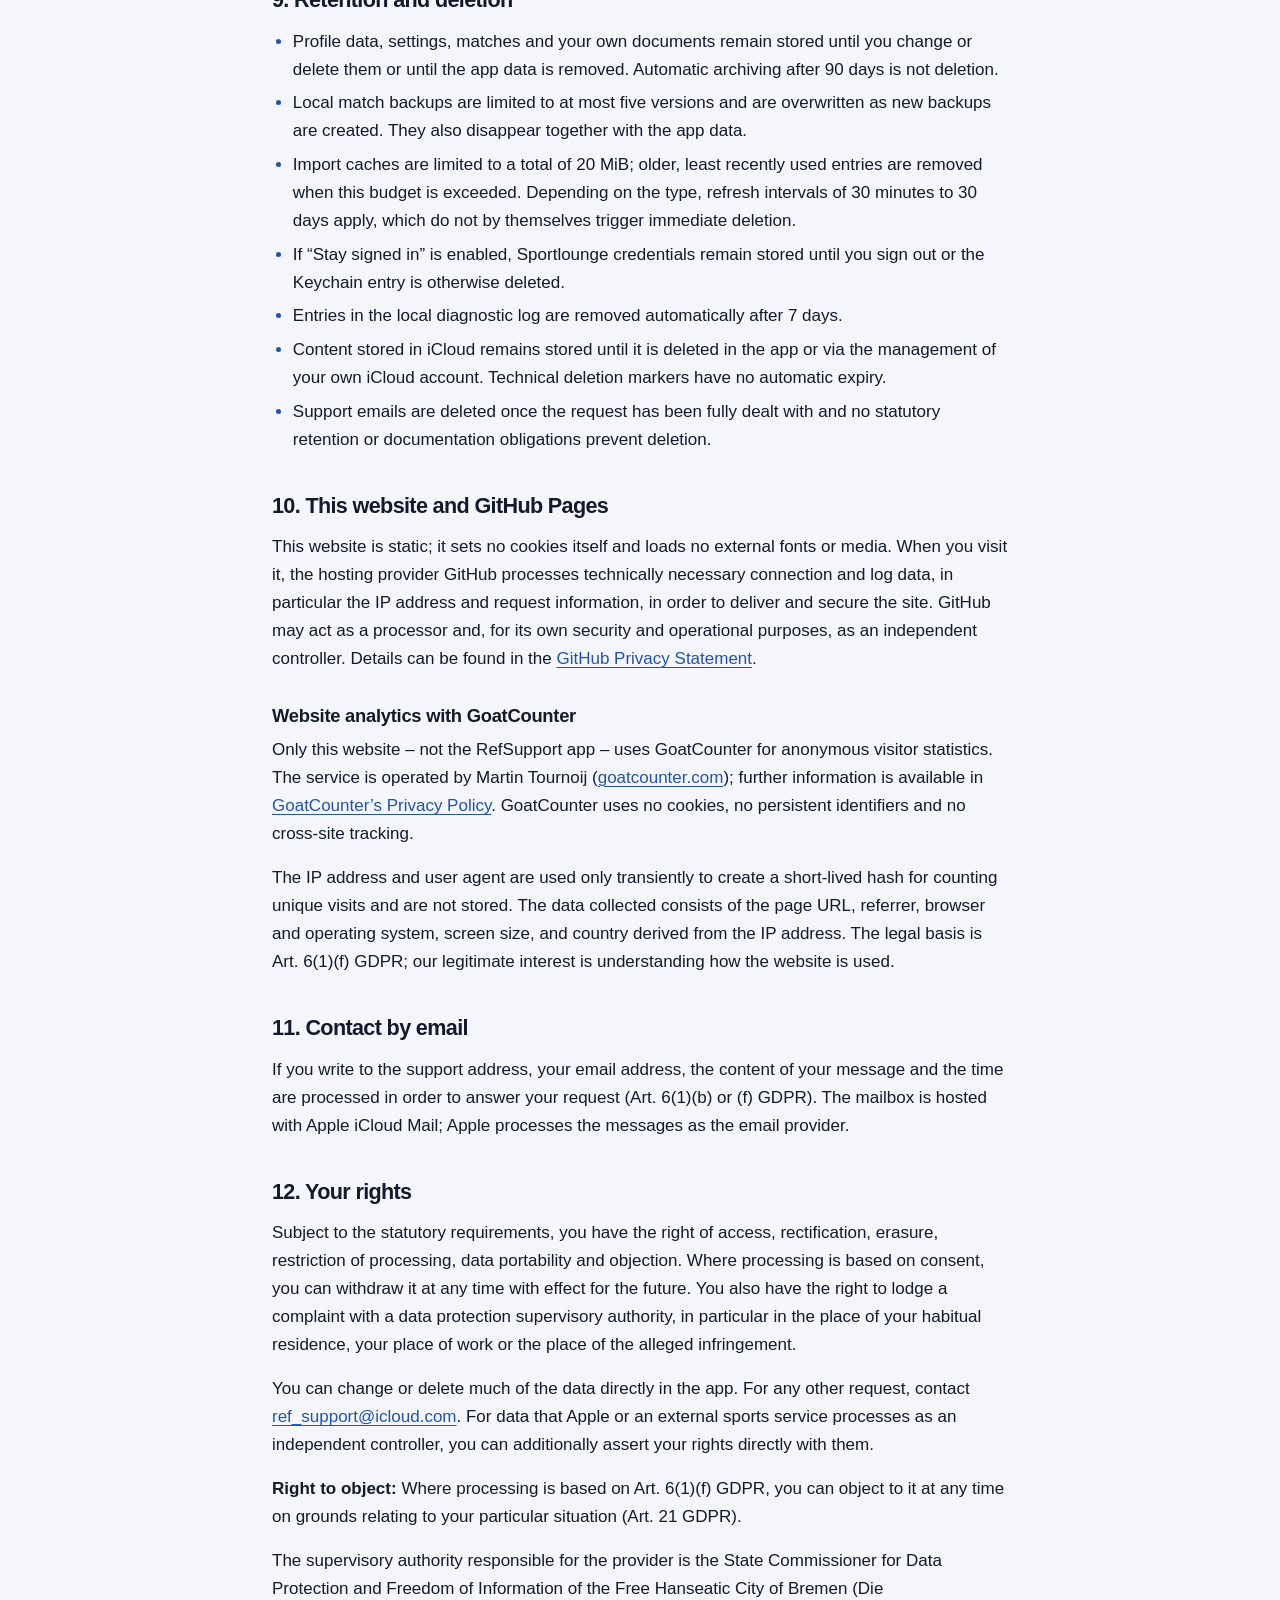
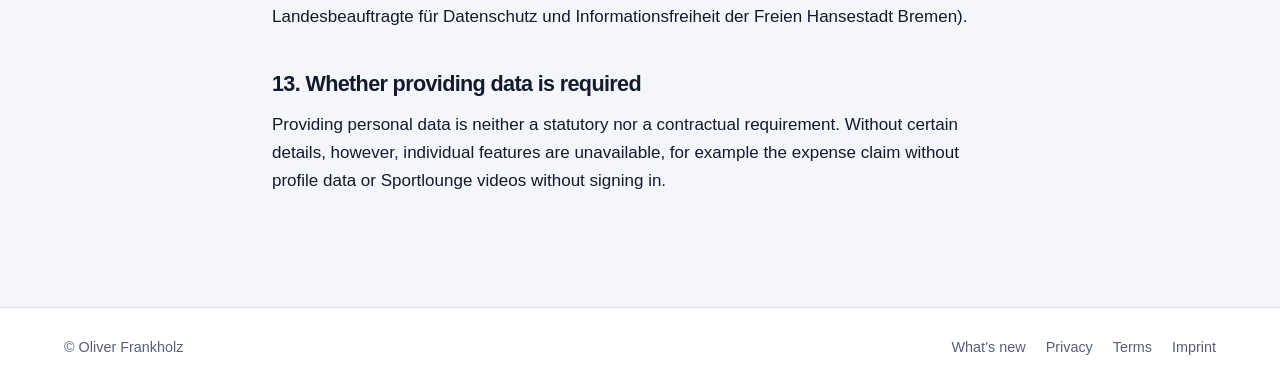
<file: en/privacy.html>
<!doctype html>
<html lang="en">
<head>
  <meta charset="utf-8">
  <meta name="viewport" content="width=device-width, initial-scale=1">
  <meta name="description" content="Privacy policy for RefSupport and the RefSupport support website.">
  <meta name="color-scheme" content="light dark">
  <meta http-equiv="Content-Security-Policy" content="default-src 'self'; script-src 'self' https://gc.zgo.at; connect-src 'self' https://ref-support.goatcounter.com; style-src 'self'; img-src 'self' data: https://ref-support.goatcounter.com; object-src 'none'; base-uri 'none'; form-action 'none'">
  <title>Privacy · RefSupport</title>
  <link rel="stylesheet" href="../styles.css?v=20261017a">
  <link rel="icon" type="image/png" href="../images/app-icon-64.png">
  <link rel="apple-touch-icon" href="../images/app-icon-180.png">
  <link rel="alternate" hreflang="de" href="../datenschutz.html">
</head>
<body>
  <a class="skip-link" href="#content">Skip to content</a>
  <header class="site-header">
    <div class="header-inner">
      <a class="brand" href="index.html"><img src="../images/app-icon-64.png" alt="" width="30" height="30">RefSupport</a>
      <nav class="site-nav" aria-label="Main navigation">
        <a href="index.html">Support</a>
        <a href="guide.html">Guide</a>
        <a href="changelog.html">What’s new</a>
        <a href="privacy.html" aria-current="page">Privacy</a>
        <a href="terms.html">Terms</a>
        <a href="imprint.html">Imprint</a>
      </nav>
      <nav class="language-nav" aria-label="Language">
        <a href="../datenschutz.html" lang="de">DE</a>
        <a href="privacy.html" lang="en" aria-current="page">EN</a>
      </nav>
    </div>
  </header>

  <main id="content" class="page content">
    <p class="eyebrow">Legal</p>
    <h1>Privacy Policy</h1>
    <p class="lead">This policy describes how personal data is processed in the RefSupport app and on this support website. The RefSupport app does not operate its own backend server and contains no advertising, no user tracking, and no analytics or crash-reporting services.</p>
    <p class="meta">Last updated: 24 October 2026. This English version is a convenience translation; the <a href="../datenschutz.html">German version</a> prevails.</p>

    <h2>1. Controller</h2>
    <p>Oliver Frankholz<br>Fedelhören 38<br>28203 Bremen<br>Germany</p>
    <p>Email: <a href="mailto:ref_support@icloud.com">ref_support@icloud.com</a></p>

    <h2>2. Data processed by RefSupport</h2>

    <h3>Profile data and expense claims</h3>
    <p>If you fill in “My Data”, the app processes your first and last name, street, house number, postal code, city, selected role and, optionally, your IBAN. This information is stored locally in the app settings on your device and is used to create travel expense claims. Expense data for a match also includes kilometres, cost and fee items, and the selected role.</p>

    <h3>Matches, observations and delegate data</h3>
    <p>The following data in particular can be stored for a match: date and times, team names, colours, logos, score, match number, competition, venue and address, names and photos of referees and names of timekeepers and scorekeepers, roster data with numbers, names and roles, match events, penalties, team time-outs, checklists, free-text entries, handwritten drawings, ratings, video and match-time markers, analysis scenes, and a Sportlounge link or game ID. Free text, drawings and imported files may contain further personal or particularly sensitive content entered by you; RefSupport does not analyse or categorise this content for advertising or profiling purposes.</p>

    <h3>Your documents and imported data</h3>
    <p>Files you import into the document library are copied locally together with their display name, file type and modification date. Competition, match, team, venue and officials data retrieved from the supported schedule services is stored in a local import cache. Imported team logos and referee photos can become part of a saved match.</p>

    <h3>Camera, photos, PDF and text recognition</h3>
    <p>To scan a paper match report, RefSupport requests camera access. Alternatively, you can provide a specific photo or PDF file via Apple’s system picker. Text recognition is performed on the device using Apple’s Vision framework. The scanned, photo or PDF pages are processed in memory for recognition and are not stored in the match as a source document; only the roster data derived from them, which you can review, is stored.</p>

    <h3>Device settings and credentials</h3>
    <p>The app also stores your personal delegate checklist questions and the video volume and mute setting locally. If you use the optional Sportlounge feature, access tokens are stored in the Apple Keychain. Only if “Stay signed in” is enabled are your Sportlounge email address, password and club ID additionally stored there, bound to the device. When you sign out, RefSupport deletes this Sportlounge data from the Keychain.</p>
    <p>For troubleshooting, RefSupport keeps a local diagnostic log. It contains only technical details, such as the time, duration, result and cause of errors of iCloud sync, imports, saving and purchases, but no names, notes or account data. It covers at most the last 7 days and is limited to 1 MB. The log only leaves the device if you share it yourself via “Diagnose-Protokoll teilen” (Share diagnostic log) in “My Data”, for example by email to support.</p>

    <h2>3. Local storage, iCloud and backups</h2>
    <p>Matches are stored as JSON files in the app’s documents area; your own documents are stored in the Application Support area. Profile data and individual settings are stored in <code>UserDefaults</code>, Sportlounge credentials in the Keychain, and retrieved schedule data in the cache.</p>
    <p>If an iCloud account is available, matches and your own documents are synchronised automatically via Apple’s CloudKit in the user’s private database in the container <code>iCloud.com.oliverfrankholz.HandballTimer</code>. This includes personal content contained in matches or your own documents. The profile from “My Data”, the leagues starred as “Meine Ligen” (My leagues) and the selection of nuLiga sources are synchronised as well. The Sportlounge Keychain entries are not synchronised by this CloudKit feature.</p>
    <p>Before the local set of matches is reduced, RefSupport creates a local backup and keeps at most five such backups. A deleted match may therefore temporarily remain in these rotating local backups. In CloudKit, technical deletion markers remain for deleted matches and documents so that other devices do not upload deleted content again. Matches older than 90 days are merely archived and are not deleted automatically. If RefSupport cannot read a saved match or the match comes from a newer app version, it is kept unchanged and additionally stored in a local backup file.</p>

    <h2>4. Network connections and recipients</h2>
    <p>With every internet connection, the respective service technically receives necessary data such as IP address, time, requested address and device/HTTP metadata. RefSupport only establishes connections for the features described below:</p>
    <ul>
      <li><strong>Apple iCloud/CloudKit:</strong> synchronisation of matches, your own documents, the profile from “My Data”, “Meine Ligen” (My leagues) and the selection of nuLiga sources in the private iCloud database.</li>
      <li><strong>Apple App Store/StoreKit:</strong> loading the subscription products, purchase, checking the subscription status and restoring purchases. RefSupport receives the product ID, the verified entitlement status and, where applicable, expiry, revocation and upgrade information, but no credit card or full payment data.</li>
      <li><strong>Apple Maps and routing service:</strong> geocoding of the entered start and venue address and calculation of the driving distance. The current device location is not requested.</li>
      <li><strong><code>www.handball.net</code>:</strong> retrieval of competitions, schedules, teams, venues, officials and the logo/photo files referenced in the responses.</li>
      <li><strong><code>embed-api.eui.connect.sportradar.com</code>:</strong> retrieval of schedule data for the supported HBL competitions.</li>
      <li><strong><code>hbf-cms.deinsportplatz.de</code>:</strong> retrieval of schedule, venue and officials data for the supported HBF competitions.</li>
      <li><strong><code>hvnb-handball.liga.nu</code>:</strong> retrieval of league lists, schedules, hall addresses and referee assignments of the Handball Association of Lower Saxony-Bremen (HVNB) and its regions (nuLiga).</li>
      <li><strong><code>api.sportlounge.com</code>:</strong> optional sign-in with email address and password, club selection, token issuance, and retrieval of an entered game ID, match details, events and video URLs. When you start a scene upload, scene and clip times, titles, comments and folder names are also sent to this API so that Sportlounge can create the clips and save them at the chosen destination. <code>campus.sportlounge.com</code> is recognised as a permitted link and referenced in required request headers, but is not called by the app as a separate data endpoint.</li>
      <li><strong>Dynamic media hosts:</strong> logos and referee photos are loaded from the HTTPS addresses supplied by the respective schedule data source. Sportlounge videos are streamed from the HTTPS video address supplied by Sportlounge. The specific hosts are not hard-coded in the app and may be changed by the provider.</li>
    </ul>
    <p>Apple provides the iCloud/CloudKit infrastructure as a processor or technical service provider in relation to the app provider. Where Apple processes Apple Account, security, App Store, payment and subscription data for its own purposes and under its own terms, Apple acts as an independent controller. The same applies to the independent processing by the operators of the optionally accessed sports data and video services. Further information is available in <a href="https://www.apple.com/legal/privacy/en-ww/">Apple’s Privacy Policy</a>.</p>
    <p>Depending on the location and infrastructure of the respective service, data may be processed outside the EU/EEA. Such transfers are subject to the safeguards published by the respective provider, in particular an adequacy decision or appropriate contractual safeguards where required.</p>

    <h2>5. Device permissions</h2>
    <ul>
      <li><strong>Camera:</strong> only after you grant permission, to scan a paper match report.</li>
      <li><strong>Photos and files:</strong> only the images or files you select in Apple’s picker are processed; the app does not request general access to the entire photo library.</li>
      <li><strong>Location:</strong> no access to the current device location.</li>
      <li><strong>Microphone, contacts and calendar:</strong> no access. Video audio is only played back, never recorded.</li>
    </ul>

    <h2>6. Exports and sharing</h2>
    <p>At your request, RefSupport creates temporary PDF files for match reports, analyses and expense claims, text summaries or <code>.refsupportgame</code> files. These may contain personal content from the match or your profile. They are only passed on via the system share sheet to the service or recipient you choose. Temporary files are subsequently subject to the operating system’s storage management; the recipient’s privacy terms apply at the recipient.</p>

    <h2>7. Third-party SDKs, tracking and automated decisions</h2>
    <p>The app does not include any third-party SDKs. There is no ad tracking, no analytics, no crash reporting of its own, and no automated decision-making or profiling.</p>

    <h2>8. Legal bases</h2>
    <ul>
      <li>Art. 6(1)(b) GDPR for providing the app features you request, local storage, synchronisation, exports, purchases and support communication;</li>
      <li>Art. 6(1)(a) GDPR where processing depends on a freely given device permission or other consent; consent can be withdrawn with effect for the future;</li>
      <li>Art. 6(1)(f) GDPR for the secure and functional operation of this website and the prevention of abuse; the legitimate interest is the secure provision of support information;</li>
      <li>Art. 6(1)(c) GDPR where data is required to comply with statutory retention or documentation obligations.</li>
    </ul>

    <h2>9. Retention and deletion</h2>
    <ul>
      <li>Profile data, settings, matches and your own documents remain stored until you change or delete them or until the app data is removed. Automatic archiving after 90 days is not deletion.</li>
      <li>Local match backups are limited to at most five versions and are overwritten as new backups are created. They also disappear together with the app data.</li>
      <li>Import caches are limited to a total of 20 MiB; older, least recently used entries are removed when this budget is exceeded. Depending on the type, refresh intervals of 30 minutes to 30 days apply, which do not by themselves trigger immediate deletion.</li>
      <li>If “Stay signed in” is enabled, Sportlounge credentials remain stored until you sign out or the Keychain entry is otherwise deleted.</li>
      <li>Entries in the local diagnostic log are removed automatically after 7 days.</li>
      <li>Content stored in iCloud remains stored until it is deleted in the app or via the management of your own iCloud account. Technical deletion markers have no automatic expiry.</li>
      <li>Support emails are deleted once the request has been fully dealt with and no statutory retention or documentation obligations prevent deletion.</li>
    </ul>

    <h2>10. This website and GitHub Pages</h2>
    <p>This website is static; it sets no cookies itself and loads no external fonts or media. When you visit it, the hosting provider GitHub processes technically necessary connection and log data, in particular the IP address and request information, in order to deliver and secure the site. GitHub may act as a processor and, for its own security and operational purposes, as an independent controller. Details can be found in the <a href="https://docs.github.com/en/site-policy/privacy-policies/github-general-privacy-statement">GitHub Privacy Statement</a>.</p>

    <h3>Website analytics with GoatCounter</h3>
    <p>Only this website – not the RefSupport app – uses GoatCounter for anonymous visitor statistics. The service is operated by Martin Tournoij (<a href="https://www.goatcounter.com/">goatcounter.com</a>); further information is available in <a href="https://www.goatcounter.com/help/privacy">GoatCounter’s Privacy Policy</a>. GoatCounter uses no cookies, no persistent identifiers and no cross-site tracking.</p>
    <p>The IP address and user agent are used only transiently to create a short-lived hash for counting unique visits and are not stored. The data collected consists of the page URL, referrer, browser and operating system, screen size, and country derived from the IP address. The legal basis is Art. 6(1)(f) GDPR; our legitimate interest is understanding how the website is used.</p>

    <h2>11. Contact by email</h2>
    <p>If you write to the support address, your email address, the content of your message and the time are processed in order to answer your request (Art. 6(1)(b) or (f) GDPR). The mailbox is hosted with Apple iCloud Mail; Apple processes the messages as the email provider.</p>

    <h2>12. Your rights</h2>
    <p>Subject to the statutory requirements, you have the right of access, rectification, erasure, restriction of processing, data portability and objection. Where processing is based on consent, you can withdraw it at any time with effect for the future. You also have the right to lodge a complaint with a data protection supervisory authority, in particular in the place of your habitual residence, your place of work or the place of the alleged infringement.</p>
    <p>You can change or delete much of the data directly in the app. For any other request, contact <a href="mailto:ref_support@icloud.com">ref_support@icloud.com</a>. For data that Apple or an external sports service processes as an independent controller, you can additionally assert your rights directly with them.</p>
    <p><strong>Right to object:</strong> Where processing is based on Art. 6(1)(f) GDPR, you can object to it at any time on grounds relating to your particular situation (Art. 21 GDPR).</p>
    <p>The supervisory authority responsible for the provider is the State Commissioner for Data Protection and Freedom of Information of the Free Hanseatic City of Bremen (Die Landesbeauftragte für Datenschutz und Informationsfreiheit der Freien Hansestadt Bremen).</p>

    <h2>13. Whether providing data is required</h2>
    <p>Providing personal data is neither a statutory nor a contractual requirement. Without certain details, however, individual features are unavailable, for example the expense claim without profile data or Sportlounge videos without signing in.</p>
  </main>

  <footer class="site-footer">
    <div class="footer-inner">
      <p>© Oliver Frankholz</p>
      <nav class="footer-links" aria-label="Further information">
        <a href="changelog.html">What’s new</a>
        <a href="privacy.html" aria-current="page">Privacy</a>
        <a href="terms.html">Terms</a>
        <a href="imprint.html">Imprint</a>
      </nav>
    </div>
  </footer>
<script data-goatcounter="https://ref-support.goatcounter.com/count" async src="//gc.zgo.at/count.js"></script>
</body>
</html>
</file>
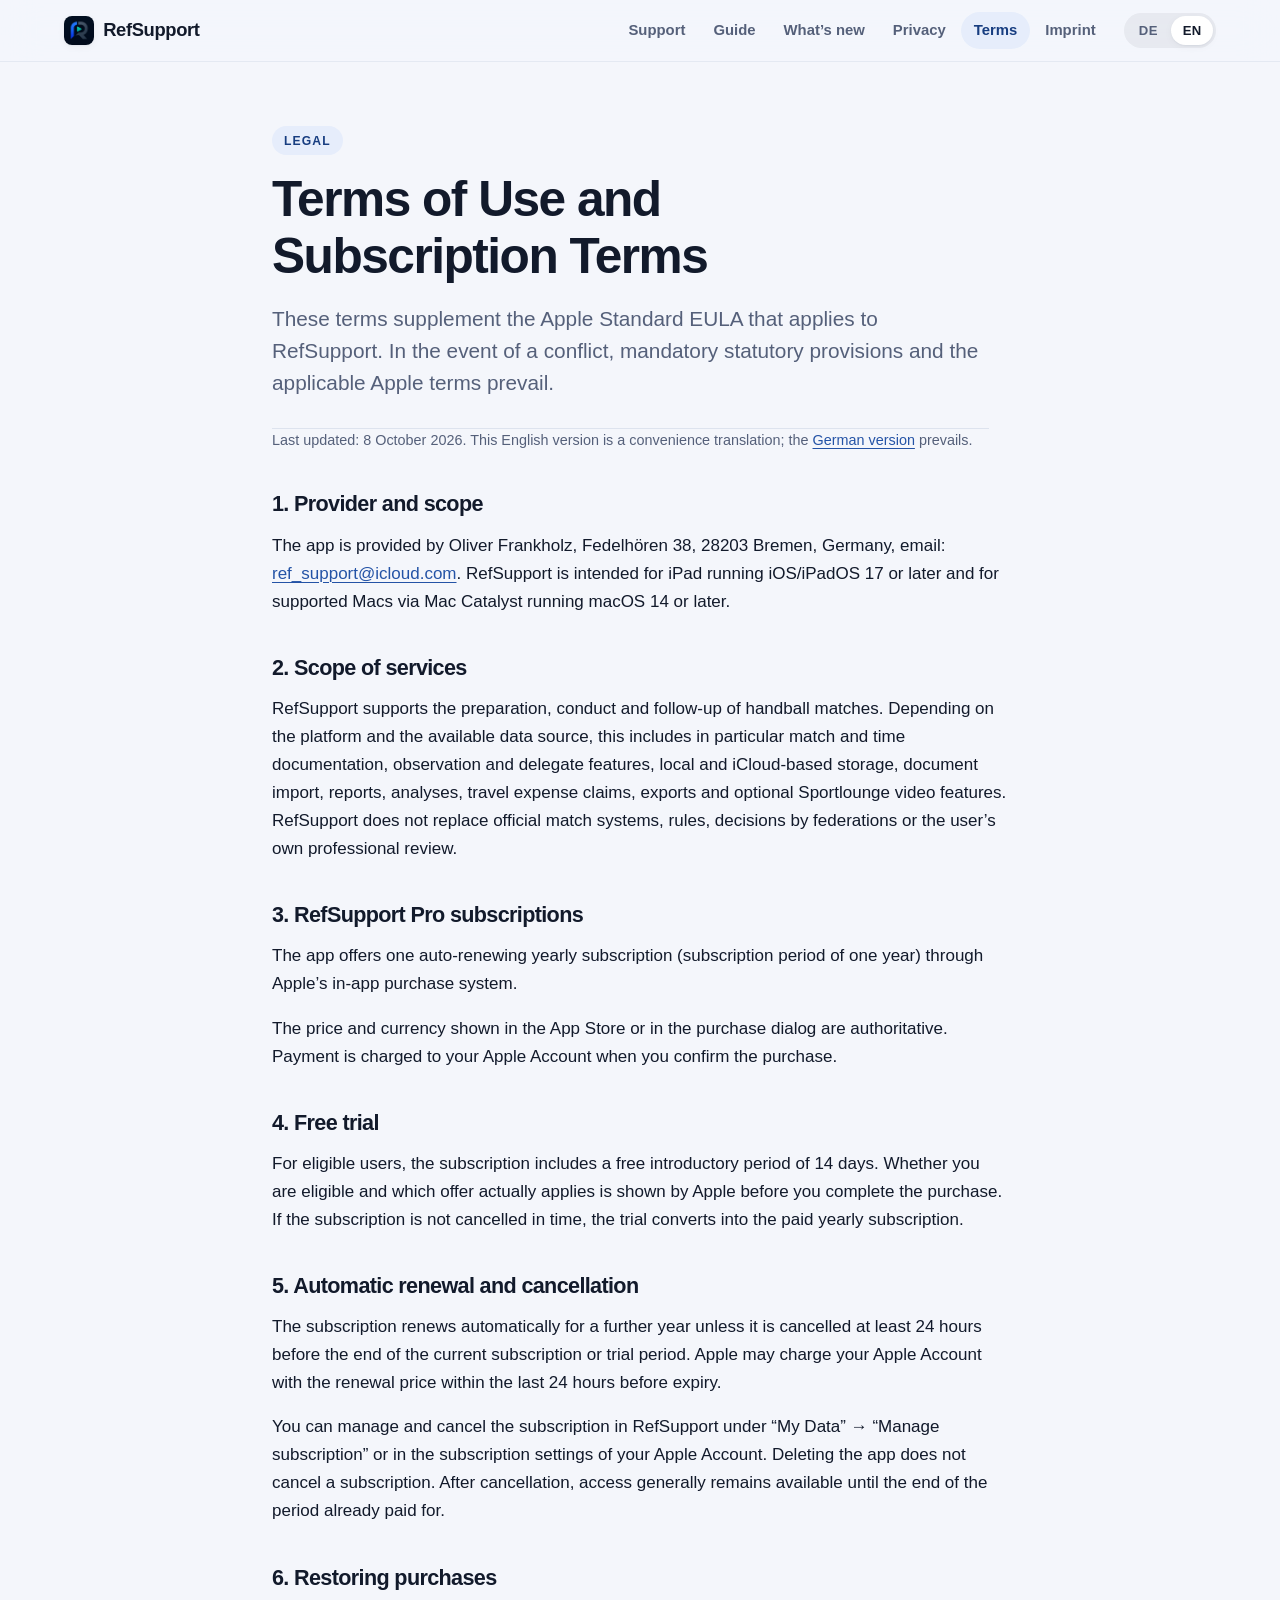
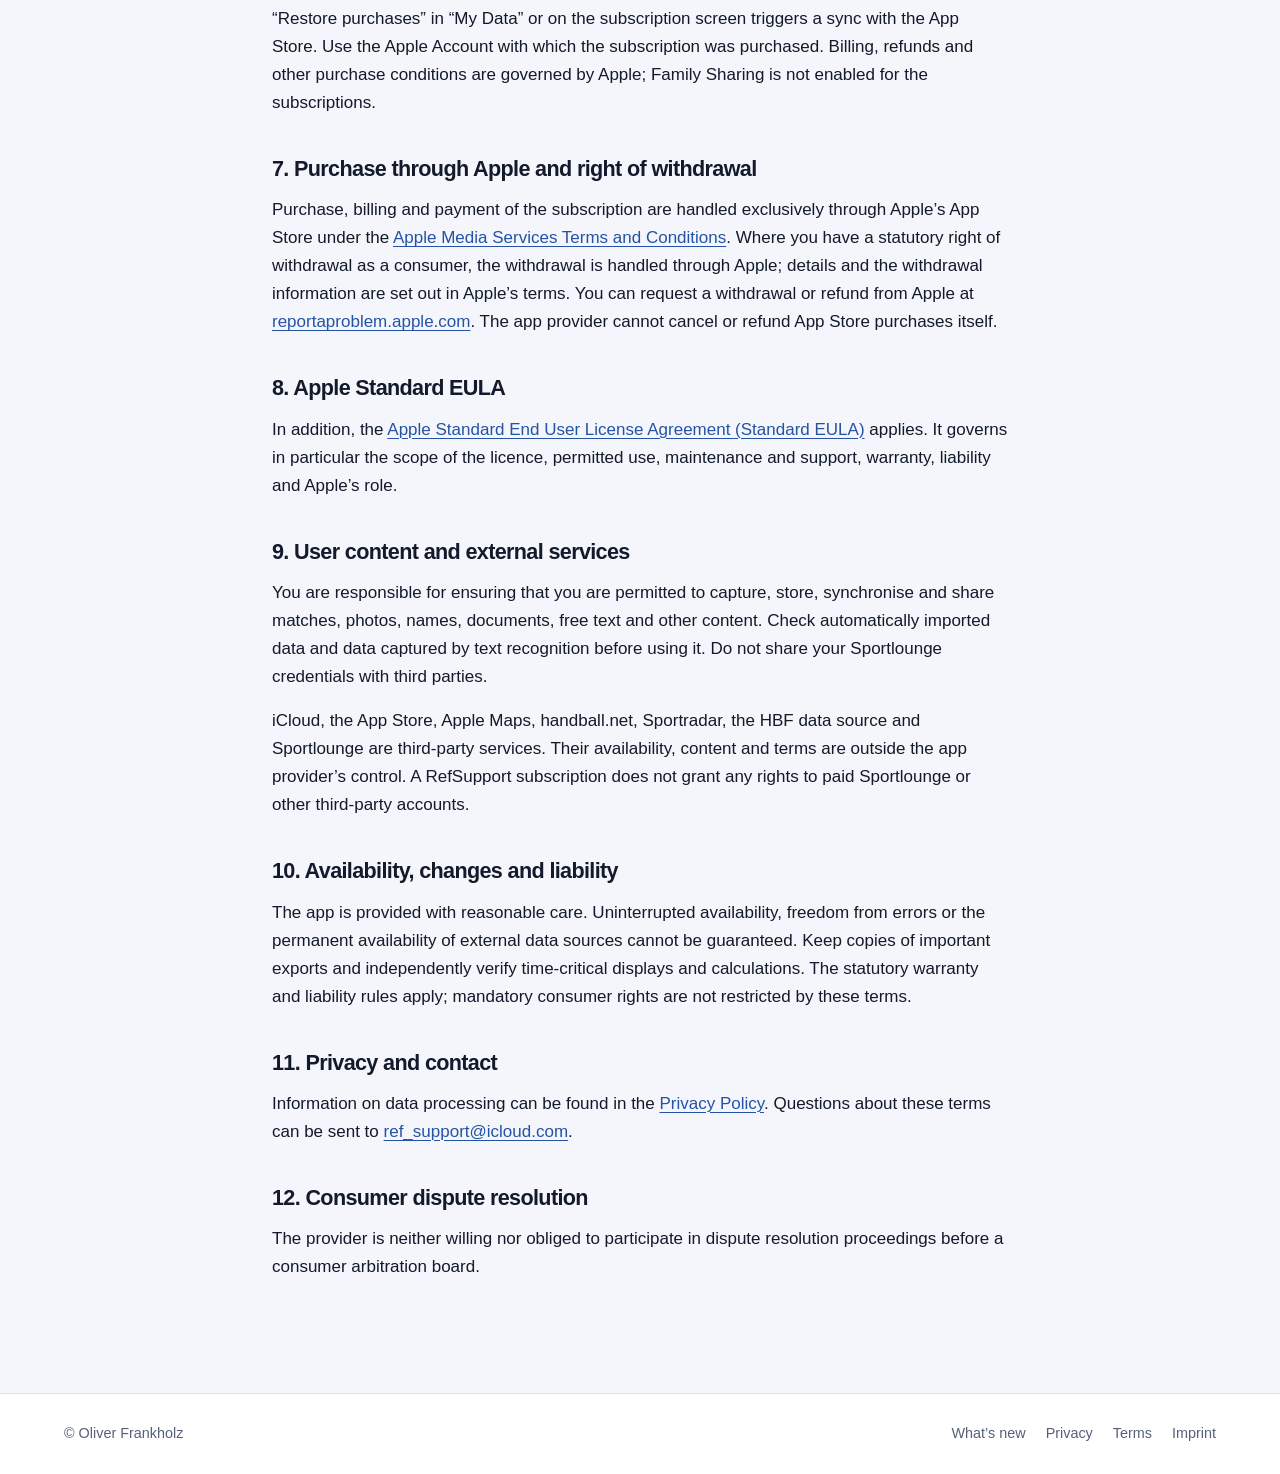
<file: en/terms.html>
<!doctype html>
<html lang="en">
<head>
  <meta charset="utf-8">
  <meta name="viewport" content="width=device-width, initial-scale=1">
  <meta name="description" content="Terms of use and subscription terms for RefSupport.">
  <meta name="color-scheme" content="light dark">
  <meta http-equiv="Content-Security-Policy" content="default-src 'self'; script-src 'self' https://gc.zgo.at; connect-src 'self' https://ref-support.goatcounter.com; style-src 'self'; img-src 'self' data: https://ref-support.goatcounter.com; object-src 'none'; base-uri 'none'; form-action 'none'">
  <title>Terms · RefSupport</title>
  <link rel="stylesheet" href="../styles.css?v=20261017a">
  <link rel="icon" type="image/png" href="../images/app-icon-64.png">
  <link rel="apple-touch-icon" href="../images/app-icon-180.png">
  <link rel="alternate" hreflang="de" href="../nutzungsbedingungen.html">
</head>
<body>
  <a class="skip-link" href="#content">Skip to content</a>
  <header class="site-header">
    <div class="header-inner">
      <a class="brand" href="index.html"><img src="../images/app-icon-64.png" alt="" width="30" height="30">RefSupport</a>
      <nav class="site-nav" aria-label="Main navigation">
        <a href="index.html">Support</a>
        <a href="guide.html">Guide</a>
        <a href="changelog.html">What’s new</a>
        <a href="privacy.html">Privacy</a>
        <a href="terms.html" aria-current="page">Terms</a>
        <a href="imprint.html">Imprint</a>
      </nav>
      <nav class="language-nav" aria-label="Language">
        <a href="../nutzungsbedingungen.html" lang="de">DE</a>
        <a href="terms.html" lang="en" aria-current="page">EN</a>
      </nav>
    </div>
  </header>

  <main id="content" class="page content">
    <p class="eyebrow">Legal</p>
    <h1>Terms of Use and Subscription Terms</h1>
    <p class="lead">These terms supplement the Apple Standard EULA that applies to RefSupport. In the event of a conflict, mandatory statutory provisions and the applicable Apple terms prevail.</p>
    <p class="meta">Last updated: 8 October 2026. This English version is a convenience translation; the <a href="../nutzungsbedingungen.html">German version</a> prevails.</p>

    <h2>1. Provider and scope</h2>
    <p>The app is provided by Oliver Frankholz, Fedelhören 38, 28203 Bremen, Germany, email: <a href="mailto:ref_support@icloud.com">ref_support@icloud.com</a>. RefSupport is intended for iPad running iOS/iPadOS 17 or later and for supported Macs via Mac Catalyst running macOS 14 or later.</p>

    <h2>2. Scope of services</h2>
    <p>RefSupport supports the preparation, conduct and follow-up of handball matches. Depending on the platform and the available data source, this includes in particular match and time documentation, observation and delegate features, local and iCloud-based storage, document import, reports, analyses, travel expense claims, exports and optional Sportlounge video features. RefSupport does not replace official match systems, rules, decisions by federations or the user’s own professional review.</p>

    <h2>3. RefSupport Pro subscriptions</h2>
    <p>The app offers one auto-renewing yearly subscription (subscription period of one year) through Apple’s in-app purchase system.</p>
    <p>The price and currency shown in the App Store or in the purchase dialog are authoritative. Payment is charged to your Apple Account when you confirm the purchase.</p>

    <h2>4. Free trial</h2>
    <p>For eligible users, the subscription includes a free introductory period of 14 days. Whether you are eligible and which offer actually applies is shown by Apple before you complete the purchase. If the subscription is not cancelled in time, the trial converts into the paid yearly subscription.</p>

    <h2>5. Automatic renewal and cancellation</h2>
    <p>The subscription renews automatically for a further year unless it is cancelled at least 24 hours before the end of the current subscription or trial period. Apple may charge your Apple Account with the renewal price within the last 24 hours before expiry.</p>
    <p>You can manage and cancel the subscription in RefSupport under “My Data” → “Manage subscription” or in the subscription settings of your Apple Account. Deleting the app does not cancel a subscription. After cancellation, access generally remains available until the end of the period already paid for.</p>

    <h2>6. Restoring purchases</h2>
    <p>“Restore purchases” in “My Data” or on the subscription screen triggers a sync with the App Store. Use the Apple Account with which the subscription was purchased. Billing, refunds and other purchase conditions are governed by Apple; Family Sharing is not enabled for the subscriptions.</p>

    <h2>7. Purchase through Apple and right of withdrawal</h2>
    <p>Purchase, billing and payment of the subscription are handled exclusively through Apple’s App Store under the <a href="https://www.apple.com/legal/internet-services/itunes/">Apple Media Services Terms and Conditions</a>. Where you have a statutory right of withdrawal as a consumer, the withdrawal is handled through Apple; details and the withdrawal information are set out in Apple’s terms. You can request a withdrawal or refund from Apple at <a href="https://reportaproblem.apple.com/">reportaproblem.apple.com</a>. The app provider cannot cancel or refund App Store purchases itself.</p>

    <h2>8. Apple Standard EULA</h2>
    <p>In addition, the <a href="https://www.apple.com/legal/internet-services/itunes/dev/stdeula/">Apple Standard End User License Agreement (Standard EULA)</a> applies. It governs in particular the scope of the licence, permitted use, maintenance and support, warranty, liability and Apple’s role.</p>

    <h2>9. User content and external services</h2>
    <p>You are responsible for ensuring that you are permitted to capture, store, synchronise and share matches, photos, names, documents, free text and other content. Check automatically imported data and data captured by text recognition before using it. Do not share your Sportlounge credentials with third parties.</p>
    <p>iCloud, the App Store, Apple Maps, handball.net, Sportradar, the HBF data source and Sportlounge are third-party services. Their availability, content and terms are outside the app provider’s control. A RefSupport subscription does not grant any rights to paid Sportlounge or other third-party accounts.</p>

    <h2>10. Availability, changes and liability</h2>
    <p>The app is provided with reasonable care. Uninterrupted availability, freedom from errors or the permanent availability of external data sources cannot be guaranteed. Keep copies of important exports and independently verify time-critical displays and calculations. The statutory warranty and liability rules apply; mandatory consumer rights are not restricted by these terms.</p>

    <h2>11. Privacy and contact</h2>
    <p>Information on data processing can be found in the <a href="privacy.html">Privacy Policy</a>. Questions about these terms can be sent to <a href="mailto:ref_support@icloud.com">ref_support@icloud.com</a>.</p>

    <h2>12. Consumer dispute resolution</h2>
    <p>The provider is neither willing nor obliged to participate in dispute resolution proceedings before a consumer arbitration board.</p>
  </main>

  <footer class="site-footer">
    <div class="footer-inner">
      <p>© Oliver Frankholz</p>
      <nav class="footer-links" aria-label="Further information">
        <a href="changelog.html">What’s new</a>
        <a href="privacy.html">Privacy</a>
        <a href="terms.html" aria-current="page">Terms</a>
        <a href="imprint.html">Imprint</a>
      </nav>
    </div>
  </footer>
<script data-goatcounter="https://ref-support.goatcounter.com/count" async src="//gc.zgo.at/count.js"></script>
</body>
</html>
</file>
<file: styles.css>
:root {
  color-scheme: light dark;
  --background: #f4f6fb;
  --surface: #ffffff;
  --surface-soft: #eef2fa;
  --text: #121a2b;
  --muted: #55607a;
  --accent: #2453a6;
  --accent-strong: #173d80;
  --accent-soft: #e6edfb;
  --accent-contrast: #ffffff;
  --teal: #0f8f8a;
  --border: #dde3ee;
  --shadow-sm: 0 1px 2px rgb(18 26 43 / 6%), 0 2px 8px rgb(18 26 43 / 4%);
  --shadow: 0 2px 4px rgb(18 26 43 / 4%), 0 18px 40px rgb(18 26 43 / 9%);
  --radius-sm: 0.6rem;
  --radius: 1rem;
  --radius-lg: 1.6rem;
  font-family: -apple-system, BlinkMacSystemFont, "SF Pro Text", "Segoe UI", Roboto, Helvetica, Arial, sans-serif;
  font-synthesis: none;
  -webkit-text-size-adjust: 100%;
}

* {
  box-sizing: border-box;
}

html {
  background: var(--background);
  scroll-behavior: smooth;
  scroll-padding-top: 5.5rem;
}

body {
  display: flex;
  flex-direction: column;
  min-height: 100vh;
  margin: 0;
  color: var(--text);
  background: var(--background);
  font-size: 1.0625rem;
  line-height: 1.65;
  -webkit-font-smoothing: antialiased;
}

::selection {
  color: var(--accent-contrast);
  background: var(--accent);
}

a {
  color: var(--accent);
  text-decoration-thickness: 0.07em;
  text-underline-offset: 0.2em;
  transition: color 0.15s ease;
}

a:hover {
  color: var(--accent-strong);
  text-decoration-thickness: 0.12em;
}

:focus-visible {
  outline: 3px solid color-mix(in srgb, var(--accent) 55%, transparent);
  outline-offset: 3px;
  border-radius: 0.35rem;
}

.skip-link {
  position: absolute;
  top: -4rem;
  left: 1rem;
  z-index: 30;
  padding: 0.6rem 0.9rem;
  color: var(--accent-contrast);
  background: var(--accent);
  border-radius: var(--radius-sm);
}

.skip-link:focus {
  top: 1rem;
  color: var(--accent-contrast);
}

/* Header */

.site-header {
  position: sticky;
  top: 0;
  z-index: 20;
  border-bottom: 1px solid color-mix(in srgb, var(--border) 70%, transparent);
  background: color-mix(in srgb, var(--background) 78%, transparent);
  -webkit-backdrop-filter: saturate(180%) blur(18px);
  backdrop-filter: saturate(180%) blur(18px);
}

.header-inner,
.page,
.footer-inner {
  width: min(100% - 2.5rem, 72rem);
  margin-inline: auto;
}

.header-inner {
  display: flex;
  flex-wrap: wrap;
  align-items: center;
  gap: 0.5rem 1rem;
  padding-block: 0.75rem;
}

.brand {
  display: inline-flex;
  align-items: center;
  gap: 0.6rem;
  margin-right: auto;
  color: var(--text);
  font-size: 1.15rem;
  font-weight: 750;
  text-decoration: none;
  letter-spacing: -0.02em;
}

.brand img {
  display: block;
  width: 1.85rem;
  height: 1.85rem;
  border-radius: 0.5rem;
  box-shadow: var(--shadow-sm);
}

.brand:hover {
  color: var(--text);
}

.site-nav,
.language-nav {
  display: flex;
  flex-wrap: wrap;
  gap: 0.15rem;
  align-items: center;
}

.site-nav a,
.language-nav a {
  padding: 0.38rem 0.8rem;
  color: var(--muted);
  font-size: 0.93rem;
  font-weight: 550;
  text-decoration: none;
  border-radius: 999px;
  transition: color 0.15s ease, background-color 0.15s ease;
}

.site-nav a:hover,
.language-nav a:hover {
  color: var(--text);
  background: color-mix(in srgb, var(--text) 7%, transparent);
}

.site-nav a[aria-current="page"] {
  color: var(--accent-strong);
  background: var(--accent-soft);
}

.language-nav {
  padding: 0.2rem;
  background: color-mix(in srgb, var(--text) 6%, transparent);
  border-radius: 999px;
}

.language-nav a {
  padding: 0.22rem 0.7rem;
  font-size: 0.82rem;
  font-weight: 650;
  letter-spacing: 0.03em;
}

.language-nav a[aria-current="page"] {
  color: var(--text);
  background: var(--surface);
  box-shadow: var(--shadow-sm);
}

/* Page */

.page {
  flex: 1;
  padding-block: clamp(1.75rem, 5vw, 4rem) clamp(3rem, 8vw, 6rem);
}

h1,
h2,
h3 {
  line-height: 1.15;
  letter-spacing: -0.03em;
  text-wrap: balance;
}

h1 {
  max-width: 18ch;
  margin: 0;
  font-size: clamp(2.2rem, 6.5vw, 4.1rem);
  font-weight: 800;
}

h2 {
  margin: 3rem 0 0.9rem;
  font-size: clamp(1.45rem, 3.4vw, 1.95rem);
  font-weight: 750;
}

h3 {
  margin: 2rem 0 0.6rem;
  font-size: 1.15rem;
  font-weight: 700;
  letter-spacing: -0.015em;
}

p,
ul,
ol,
dl {
  margin-block: 0 1rem;
}

.eyebrow {
  display: inline-block;
  margin: 0 0 1rem;
  padding: 0.28rem 0.75rem;
  color: var(--accent-strong);
  background: var(--accent-soft);
  border-radius: 999px;
  font-size: 0.76rem;
  font-weight: 750;
  letter-spacing: 0.09em;
  text-transform: uppercase;
}

.lead {
  max-width: 62ch;
  margin: 1.1rem 0 0;
  color: var(--muted);
  font-size: clamp(1.08rem, 2.3vw, 1.3rem);
  line-height: 1.55;
  text-wrap: pretty;
}

.meta {
  color: var(--muted);
  font-size: 0.9rem;
}

/* Hero */

.hero {
  position: relative;
  overflow: hidden;
  padding: clamp(1.75rem, 6vw, 4.5rem);
  background:
    radial-gradient(60rem 26rem at 105% -20%, color-mix(in srgb, var(--teal) 22%, transparent), transparent 60%),
    radial-gradient(48rem 24rem at -10% 120%, color-mix(in srgb, var(--accent) 24%, transparent), transparent 62%),
    var(--surface);
  border: 1px solid var(--border);
  border-radius: var(--radius-lg);
  box-shadow: var(--shadow);
}

.hero-icon {
  display: block;
  width: 6.5rem;
  height: 6.5rem;
  margin-bottom: 1.5rem;
  border-radius: 1.45rem;
  box-shadow: 0 14px 30px rgb(11 17 28 / 28%);
}

.hero-claim {
  max-width: 62ch;
  margin: 1.25rem 0 0;
  padding-left: 0.9rem;
  border-left: 0.2rem solid var(--teal);
  font-size: 1.05rem;
}

.hero-actions {
  display: flex;
  flex-wrap: wrap;
  gap: 0.7rem;
  margin-top: 1.9rem;
}

.button {
  display: inline-flex;
  align-items: center;
  gap: 0.5rem;
  padding: 0.72rem 1.3rem;
  color: var(--accent-contrast);
  background: var(--accent);
  border: 1px solid transparent;
  border-radius: 999px;
  box-shadow: 0 8px 20px color-mix(in srgb, var(--accent) 30%, transparent);
  font-size: 0.98rem;
  font-weight: 650;
  text-decoration: none;
  transition: transform 0.15s ease, background-color 0.15s ease, box-shadow 0.15s ease;
}

.button:hover {
  color: var(--accent-contrast);
  background: var(--accent-strong);
  transform: translateY(-1px);
}

.button.secondary {
  color: var(--text);
  background: var(--surface);
  border-color: var(--border);
  box-shadow: var(--shadow-sm);
}

.button.secondary:hover {
  color: var(--text);
  background: var(--surface-soft);
}

/* Cards */

.cards {
  display: grid;
  grid-template-columns: repeat(3, minmax(0, 1fr));
  gap: 1.1rem;
  margin-block: 1.5rem 0;
  counter-reset: card;
}

.card,
.notice,
details,
.toc {
  background: var(--surface);
  border: 1px solid var(--border);
  border-radius: var(--radius);
}

.card {
  padding: 1.5rem;
  box-shadow: var(--shadow-sm);
  counter-increment: card;
  transition: transform 0.2s ease, box-shadow 0.2s ease;
}

.card:hover {
  box-shadow: var(--shadow);
  transform: translateY(-3px);
}

.card::before {
  display: grid;
  width: 2.3rem;
  height: 2.3rem;
  margin-bottom: 1rem;
  place-items: center;
  color: var(--accent-contrast);
  background: linear-gradient(140deg, var(--accent), var(--teal));
  border-radius: 0.75rem;
  font-size: 0.95rem;
  font-weight: 750;
  content: counter(card);
}

.card h2,
.card h3 {
  margin: 0 0 0.4rem;
  font-size: 1.25rem;
}

.card p {
  margin: 0;
  color: var(--muted);
  font-size: 0.98rem;
}

.notice {
  margin-block: 1.5rem;
  padding: 1rem 1.2rem;
  background: color-mix(in srgb, var(--accent) 7%, var(--surface));
  border-color: color-mix(in srgb, var(--accent) 22%, var(--border));
  border-left: 0.3rem solid var(--accent);
}

.notice > :first-child {
  margin-top: 0;
}

.notice > :last-child {
  margin-bottom: 0;
}

/* Videos */

.videos {
  margin-top: clamp(2.5rem, 6vw, 4rem);
}

.videos > h2 {
  margin: 0 0 0.4rem;
}

.section-lead {
  max-width: 62ch;
  margin-bottom: 1.4rem;
  color: var(--muted);
}

.video-tabs {
  position: relative;
  padding: clamp(0.9rem, 2.5vw, 1.5rem);
  background: var(--surface);
  border: 1px solid var(--border);
  border-radius: var(--radius-lg);
  box-shadow: var(--shadow);
}

.video-tabs > input {
  position: absolute;
  opacity: 0;
  pointer-events: none;
}

.tab-bar {
  display: grid;
  grid-template-columns: repeat(4, minmax(0, 1fr));
  gap: 0.4rem;
  padding: 0.35rem;
  background: var(--surface-soft);
  border-radius: 1.1rem;
}

.tab-bar label {
  display: flex;
  flex-direction: column;
  gap: 0.05rem;
  padding: 0.6rem 0.9rem;
  border-radius: 0.8rem;
  cursor: pointer;
  transition: background-color 0.15s ease, box-shadow 0.15s ease;
}

.tab-bar label:hover {
  background: color-mix(in srgb, var(--surface) 60%, transparent);
}

.tab-name {
  font-weight: 700;
  letter-spacing: -0.01em;
}

.tab-meta {
  color: var(--muted);
  font-size: 0.8rem;
}

#vt-coaching:checked ~ .tab-bar label[for="vt-coaching"],
#vt-delegierte:checked ~ .tab-bar label[for="vt-delegierte"],
#vt-analyse-mac:checked ~ .tab-bar label[for="vt-analyse-mac"],
#vt-produktvideo:checked ~ .tab-bar label[for="vt-produktvideo"] {
  background: var(--surface);
  box-shadow: var(--shadow-sm);
}

#vt-coaching:checked ~ .tab-bar label[for="vt-coaching"] .tab-name,
#vt-delegierte:checked ~ .tab-bar label[for="vt-delegierte"] .tab-name,
#vt-analyse-mac:checked ~ .tab-bar label[for="vt-analyse-mac"] .tab-name,
#vt-produktvideo:checked ~ .tab-bar label[for="vt-produktvideo"] .tab-name {
  color: var(--accent);
}

#vt-coaching:focus-visible ~ .tab-bar label[for="vt-coaching"],
#vt-delegierte:focus-visible ~ .tab-bar label[for="vt-delegierte"],
#vt-analyse-mac:focus-visible ~ .tab-bar label[for="vt-analyse-mac"],
#vt-produktvideo:focus-visible ~ .tab-bar label[for="vt-produktvideo"] {
  outline: 3px solid color-mix(in srgb, var(--accent) 55%, transparent);
  outline-offset: 2px;
}

.video-panel {
  display: none;
  grid-template-columns: minmax(0, 2.4fr) minmax(0, 1fr);
  gap: clamp(1rem, 3vw, 2rem);
  align-items: center;
  margin-top: clamp(0.9rem, 2.5vw, 1.5rem);
}

#vt-coaching:checked ~ .video-panels #vp-coaching,
#vt-delegierte:checked ~ .video-panels #vp-delegierte,
#vt-analyse-mac:checked ~ .video-panels #vp-analyse-mac,
#vt-produktvideo:checked ~ .video-panels #vp-produktvideo {
  display: grid;
}

.video-frame {
  margin: 0;
}

.video-frame video {
  display: block;
  width: 100%;
  height: auto;
  aspect-ratio: 16 / 9;
  background: #0b111c;
  border-radius: var(--radius);
  box-shadow: var(--shadow-sm);
}

.video-info h3 {
  margin: 0 0 0.5rem;
  font-size: 1.45rem;
  letter-spacing: -0.025em;
}

.video-info p {
  color: var(--muted);
}

.video-badge {
  display: inline-block;
  margin-bottom: 0.8rem;
  padding: 0.2rem 0.7rem;
  background: var(--accent-soft);
  border-radius: 999px;
  font-size: 0.78rem;
  font-weight: 700;
  letter-spacing: 0.04em;
}

.video-info .video-badge {
  color: var(--accent-strong);
}

.checks {
  margin: 0;
  padding: 0;
  list-style: none;
}

.checks li {
  position: relative;
  margin-block: 0.45rem;
  padding-left: 1.7rem;
  font-size: 0.97rem;
}

.checks li::before {
  position: absolute;
  top: 0.42em;
  left: 0.2rem;
  width: 0.75rem;
  height: 0.4rem;
  border-bottom: 2.5px solid var(--teal);
  border-left: 2.5px solid var(--teal);
  transform: rotate(-45deg);
  content: "";
}

.video-link {
  margin: -0.3rem 0 1.1rem;
}

.video-link a {
  display: inline-block;
  padding: 0.3rem 0.85rem;
  color: var(--accent-strong);
  background: var(--accent-soft);
  border-radius: 999px;
  font-size: 0.9rem;
  font-weight: 650;
  text-decoration: none;
}

.video-link a:hover {
  background: color-mix(in srgb, var(--accent) 22%, var(--surface));
}

/* Screenshots */

.screenshots {
  margin-top: clamp(2.5rem, 6vw, 4rem);
}

.screenshots > h2 {
  margin-top: 0;
}

.shots {
  display: grid;
  grid-template-columns: repeat(3, minmax(0, 1fr));
  gap: 1.25rem;
}

.shot {
  margin: 0;
}

.shot a {
  display: block;
  overflow: hidden;
  border: 1px solid var(--border);
  border-radius: var(--radius);
  box-shadow: var(--shadow-sm);
  transition: transform 0.25s ease, box-shadow 0.25s ease;
}

.shot a:hover {
  box-shadow: var(--shadow);
  transform: translateY(-4px);
}

.shot img {
  display: block;
  width: 100%;
  height: auto;
}

.shot figcaption {
  margin-top: 0.65rem;
  color: var(--muted);
  font-size: 0.88rem;
  line-height: 1.45;
}

/* Text content */

.content {
  max-width: 46rem;
}

.page.content > h1 {
  max-width: none;
  font-size: clamp(2rem, 5.5vw, 3.1rem);
  overflow-wrap: anywhere;
  hyphens: auto;
}

.page.content > .lead {
  padding-bottom: 1.75rem;
  border-bottom: 1px solid var(--border);
}

.page.content > h2 {
  margin-top: 2.5rem;
  font-size: 1.35rem;
}

.content li {
  margin-block: 0.35rem;
}

.content ul,
.content ol {
  padding-left: 1.3rem;
}

.content ul li::marker {
  color: var(--accent);
}

/* Release history */

.release-summary h2 {
  margin-top: 0;
}

.release-summary ul {
  padding-left: 1.3rem;
}

.release-summary li {
  margin-block: 0.35rem;
}

.release {
  padding-block: 2rem;
  border-bottom: 1px solid var(--border);
}

.release h2 {
  margin-top: 0;
}

.release > :last-child {
  margin-bottom: 0;
}

.release + .meta {
  margin-top: 1.5rem;
}

/* FAQ */

.faq {
  display: grid;
  gap: 0.65rem;
}

details {
  padding: 0;
  box-shadow: var(--shadow-sm);
  transition: border-color 0.15s ease;
}

details[open] {
  border-color: color-mix(in srgb, var(--accent) 35%, var(--border));
}

details summary {
  display: flex;
  align-items: center;
  justify-content: space-between;
  gap: 1rem;
  padding: 1rem 1.2rem;
  font-weight: 650;
  list-style: none;
  cursor: pointer;
}

details summary::-webkit-details-marker {
  display: none;
}

details summary::after {
  flex: none;
  width: 0.55rem;
  height: 0.55rem;
  margin-right: 0.2rem;
  border-right: 2px solid var(--accent);
  border-bottom: 2px solid var(--accent);
  transform: translateY(-0.15rem) rotate(45deg);
  transition: transform 0.2s ease;
  content: "";
}

details[open] summary::after {
  transform: translateY(0.1rem) rotate(-135deg);
}

details > :not(summary) {
  margin: 0;
  padding: 0 1.2rem 1.1rem;
  color: var(--muted);
}

dt {
  margin-top: 1rem;
  font-weight: 700;
}

dd {
  margin-left: 0;
  color: var(--muted);
}

code {
  padding: 0.12em 0.4em;
  background: var(--accent-soft);
  border-radius: 0.35rem;
  font-family: ui-monospace, "SF Mono", Menlo, Consolas, monospace;
  font-size: 0.88em;
  overflow-wrap: anywhere;
}

/* Guide */

.guide-layout {
  display: grid;
  grid-template-columns: 17rem minmax(0, 1fr);
  gap: clamp(1.5rem, 4vw, 3.5rem);
  align-items: start;
  margin-top: clamp(2rem, 5vw, 3.5rem);
}

.toc {
  position: sticky;
  top: 5.5rem;
  max-height: calc(100vh - 7rem);
  padding: 1.2rem 1.1rem;
  overflow-y: auto;
  box-shadow: var(--shadow-sm);
}

.toc h2 {
  margin: 0 0 0.6rem 0.6rem;
  color: var(--muted);
  font-size: 0.76rem;
  font-weight: 750;
  letter-spacing: 0.09em;
  text-transform: uppercase;
}

.toc ol {
  margin: 0;
  padding: 0;
  list-style: none;
  counter-reset: toc;
}

.toc li {
  counter-increment: toc;
}

.toc a {
  display: flex;
  gap: 0.6rem;
  padding: 0.4rem 0.6rem;
  color: var(--text);
  border-radius: var(--radius-sm);
  font-size: 0.92rem;
  line-height: 1.35;
  text-decoration: none;
}

.toc a::before {
  flex: none;
  min-width: 1.3rem;
  color: var(--accent);
  font-weight: 700;
  font-variant-numeric: tabular-nums;
  content: counter(toc);
}

.toc a:hover {
  background: var(--accent-soft);
}

.guide > section {
  padding-bottom: 2.5rem;
  margin-bottom: 2.5rem;
  border-bottom: 1px solid var(--border);
}

.guide > section:last-child {
  padding-bottom: 0;
  margin-bottom: 0;
  border-bottom: 0;
}

.guide > section > h2:first-child,
.guide > .notice:first-child {
  margin-top: 0;
}

.guide > .notice:first-child {
  margin-bottom: 2.5rem;
}

.content .steps {
  padding: 0;
  list-style: none;
  counter-reset: step;
}

.steps li {
  position: relative;
  min-height: 2rem;
  margin-block: 0.85rem;
  padding-left: 2.9rem;
  counter-increment: step;
}

.steps li::before {
  position: absolute;
  top: -0.05rem;
  left: 0;
  display: grid;
  width: 2rem;
  height: 2rem;
  place-items: center;
  color: var(--accent-strong);
  background: var(--accent-soft);
  border-radius: 50%;
  font-size: 0.88rem;
  font-weight: 750;
  font-variant-numeric: tabular-nums;
  content: counter(step);
}

.guide dl {
  display: grid;
  gap: 0.65rem;
}

.guide dl > dt {
  margin: 0;
  padding: 0.9rem 1.1rem 0;
  background: var(--surface);
  border: 1px solid var(--border);
  border-bottom: 0;
  border-radius: var(--radius) var(--radius) 0 0;
}

.guide dl > dd {
  margin-top: -0.65rem;
  padding: 0.2rem 1.1rem 0.9rem;
  background: var(--surface);
  border: 1px solid var(--border);
  border-top: 0;
  border-radius: 0 0 var(--radius) var(--radius);
}

.guide-shot {
  max-width: 21rem;
  margin-block: 1.75rem;
}

/* Footer */

.site-footer {
  border-top: 1px solid var(--border);
  background: var(--surface);
}

.footer-inner {
  display: flex;
  flex-wrap: wrap;
  justify-content: space-between;
  gap: 0.75rem 1.5rem;
  padding-block: 1.75rem;
  color: var(--muted);
  font-size: 0.9rem;
}

.footer-inner p {
  margin: 0;
}

.footer-links {
  display: flex;
  flex-wrap: wrap;
  gap: 0.4rem 1.25rem;
}

.footer-links a {
  color: var(--muted);
  text-decoration: none;
}

.footer-links a:hover {
  color: var(--text);
  text-decoration: underline;
}

/* Responsive */

@media (max-width: 60rem) {
  .guide-layout {
    grid-template-columns: 1fr;
  }

  .toc {
    position: static;
    max-height: none;
  }

  .toc ol {
    columns: 2;
    column-gap: 1rem;
  }

  .toc li {
    break-inside: avoid;
  }
}

@media (max-width: 52rem) {
  .video-panel {
    grid-template-columns: 1fr;
  }

  .tab-bar {
    grid-template-columns: repeat(2, minmax(0, 1fr));
  }

  .cards {
    grid-template-columns: 1fr;
  }

  .shots {
    grid-auto-columns: min(72%, 19rem);
    grid-auto-flow: column;
    grid-template-columns: none;
    margin-inline: -1.25rem;
    padding: 0.5rem 1.25rem 1rem;
    overflow-x: auto;
    scroll-snap-type: x mandatory;
    scroll-padding-inline: 1.25rem;
  }

  .shots .shot {
    scroll-snap-align: start;
  }

  .site-nav {
    order: 3;
    width: 100%;
    margin-inline: -0.5rem;
  }
}

@media (max-width: 36rem) {
  .header-inner,
  .page,
  .footer-inner {
    width: min(100% - 2rem, 72rem);
  }

  .shots {
    margin-inline: -1rem;
    padding-inline: 1rem;
    scroll-padding-inline: 1rem;
  }

  .site-nav a {
    padding-inline: 0.6rem;
    font-size: 0.88rem;
  }

  .toc ol {
    columns: 1;
  }

  .hero {
    border-radius: var(--radius);
  }

  .button {
    flex: 1 1 100%;
    justify-content: center;
  }
}

@media (prefers-color-scheme: dark) {
  :root {
    --background: #0b111c;
    --surface: #141c2b;
    --surface-soft: #1b2538;
    --text: #edf2fb;
    --muted: #a9b5ca;
    --accent: #8bb2ff;
    --accent-strong: #b3ccff;
    --accent-soft: #1d2a45;
    --accent-contrast: #071124;
    --teal: #4fd1c9;
    --border: #283349;
    --shadow-sm: 0 1px 2px rgb(0 0 0 / 30%);
    --shadow: 0 18px 40px rgb(0 0 0 / 35%);
  }
}

@media (prefers-reduced-motion: reduce) {
  html {
    scroll-behavior: auto;
  }

  * {
    transition: none !important;
  }
}

@media print {
  .site-header,
  .site-footer,
  .toc,
  .hero-actions {
    display: none;
  }
}
</file>
